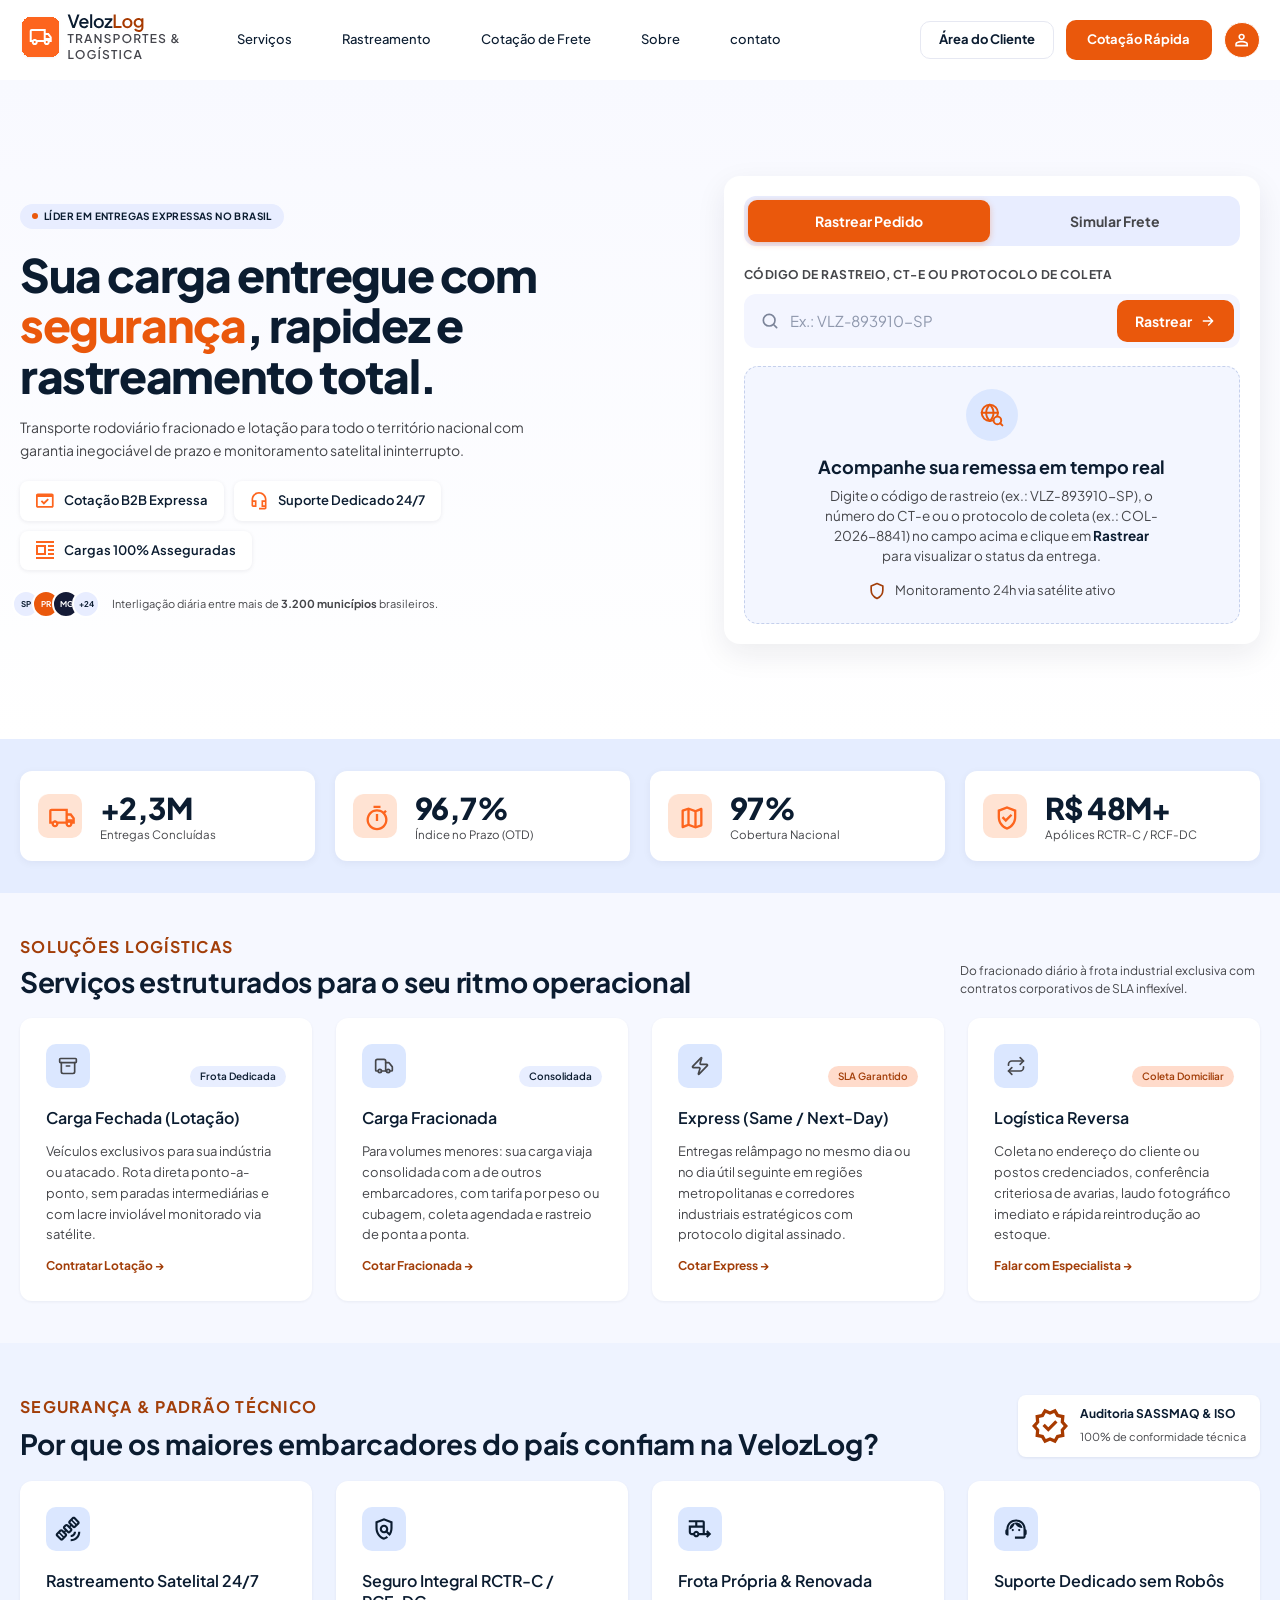
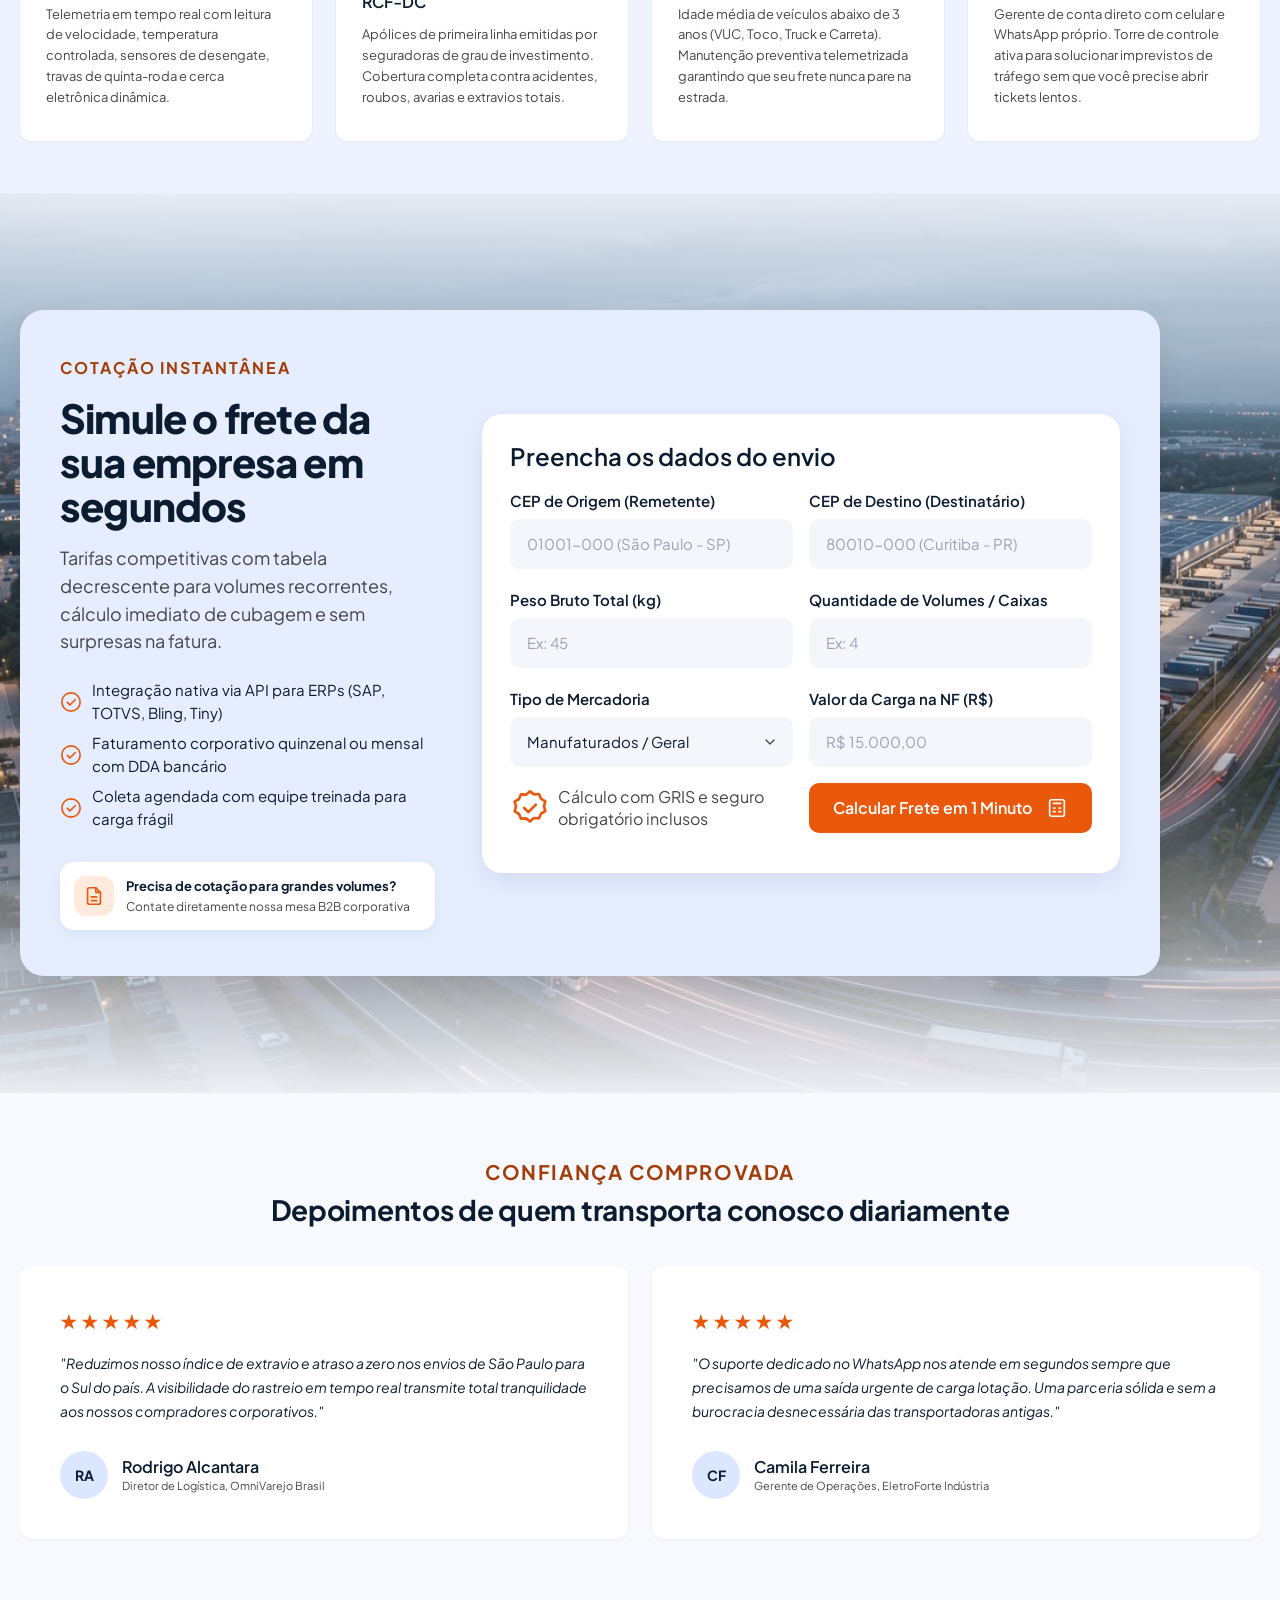
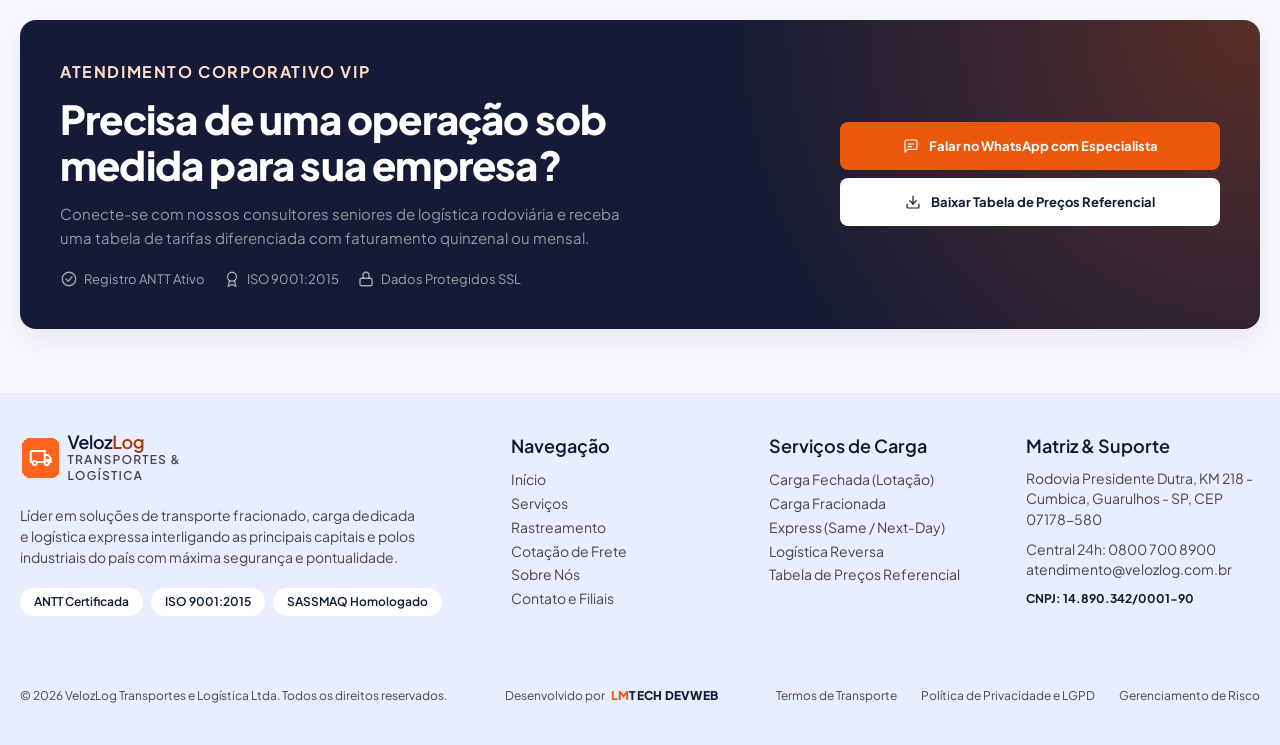
<file: index.html>
<!DOCTYPE html>
<html lang="pt-BR">

<head>
  <meta charset="UTF-8">
  <meta name="viewport" content="width=device-width, initial-scale=1.0">
  <title>VelozLog</title>
  <link rel="preconnect" href="https://fonts.googleapis.com">
  <link rel="preconnect" href="https://fonts.gstatic.com" crossorigin>
  <link href="https://fonts.googleapis.com/css2?family=Plus+Jakarta+Sans:wght@500;600;700;800&display=swap" rel="stylesheet">
  <link rel="icon" href="/img/icon.svg" type="image/svg+xml">
  <link rel="stylesheet" href="/css/style.css">
  <script src="/js/manifestos.js" defer></script>
  <script src="/js/script.js" defer></script>
  <script src="/js/cotacao-form.js"></script>
  <script src="/js/precos.js" defer></script>
  <script src="/js/tabela-precos.js" defer></script>
  <script src="/js/whatsapp.js" defer></script>
  <script src="/js/depoimentos.js" defer></script>
</head>

<body>
  <!-- NAV (partials/nav.tpl) -->
  <div class="primeira-tela">
    <div data-include="nav"></div>
    <!--COMEÇO DA HERO-->
    <main>
      <section id="inicio" class="hero">
        <div class="hero-texto">
          <p class="selo">Líder em entregas expressas no Brasil</p>
          <h1>Sua carga entregue com <span>segurança</span>, rapidez e rastreamento total.</h1>
          <p>Transporte rodoviário fracionado e lotação para todo o território nacional com garantia inegociável de prazo e monitoramento satelital ininterrupto.</p>
          <ul class="hero-selos">
            <li><img src="/img/ic-cotacao.svg" alt="">Cotação B2B Expressa</li>
            <li><img src="/img/ic-suporte.svg" alt="">Suporte Dedicado 24/7</li>
            <li><img src="/img/ic-carga.svg" alt="">Cargas 100% Asseguradas</li>
          </ul>
          <div class="hero-rodape">
            <ul class="avatares" aria-hidden="true">
              <li>SP</li>
              <li>PR</li>
              <li>MG</li>
              <li>+24</li>
            </ul>
            <p class="hero-cobertura">Interligação diária entre mais de <strong>3.200 municípios</strong> brasileiros.</p>
          </div>
        </div>

        <!-- CARD: RASTREAR PEDIDO / SIMULAR FRETE -->
        <div id="rastreamento" class="card-rastreio">
          <!-- ABAS -->
          <div class="abas" role="tablist" aria-label="Rastrear pedido ou simular frete" data-ativa="rastrear">
            <button type="button" role="tab" id="aba-rastrear" data-aba="rastrear" aria-controls="painel-rastrear" aria-selected="true">Rastrear Pedido</button>
            <button type="button" role="tab" id="aba-simular" data-aba="simular" aria-controls="painel-simular" aria-selected="false" tabindex="-1">Simular Frete</button>
          </div>

          <div class="paineis">
            <!-- PAINEL: RASTREAR -->
            <section class="painel ativo" id="painel-rastrear" role="tabpanel" aria-labelledby="aba-rastrear">
              <form class="rastreio-form" novalidate>
                <label for="codigo">Código de rastreio, CT-e ou protocolo de coleta</label>
                <div class="campo-busca">
                  <svg viewBox="0 0 24 24" aria-hidden="true">
                    <circle cx="11" cy="11" r="7"></circle>
                    <path d="m20 20-3.5-3.5"></path>
                  </svg>
                  <input id="codigo" type="text" placeholder="Ex.: VLZ-893910-SP" autocomplete="off">
                  <button type="submit" class="btn-rastrear">
                    <span>Rastrear</span>
                    <svg viewBox="0 0 24 24" aria-hidden="true">
                      <path d="M5 12h14M13 6l6 6-6 6"></path>
                    </svg>
                  </button>
                </div>
              </form>

              <div class="estados" aria-live="polite">
                <!-- estado 1: vazio -->
                <div class="estado estado-vazio ativo">
                  <span class="vazio-icone" aria-hidden="true">
                    <svg viewBox="0 0 24 24">
                      <circle cx="10" cy="10" r="7.5"></circle>
                      <path d="M2.5 10h15M10 2.5c2.2 2 3.4 4.6 3.4 7.5s-1.2 5.5-3.4 7.5C7.8 15.5 6.6 12.9 6.6 10S7.8 4.5 10 2.5z"></path>
                      <circle class="lupa" cx="17" cy="17" r="3.5"></circle>
                      <path d="m19.6 19.6 2 2"></path>
                    </svg>
                  </span>
                  <h3>Acompanhe sua remessa em tempo real</h3>
                  <p data-vazio-texto>Digite o código de rastreio (ex.: VLZ-893910-SP), o número do CT-e ou o protocolo de coleta (ex.: COL-2026-8841) no campo acima e clique em <strong>Rastrear</strong> para visualizar o status da entrega.</p>
                  <div class="vazio-nota">
                    <svg viewBox="0 0 24 24" aria-hidden="true">
                      <path d="M12 3l7 3v5c0 4.5-3 8-7 10-4-2-7-5.5-7-10V6z"></path>
                    </svg>
                    Monitoramento 24h via satélite ativo
                  </div>
                </div>

                <!-- estado 2: resultado -->
                <article class="estado estado-resultado" inert>
                  <header class="surge" style="--i:0">
                    <h2 id="codigo-exibido">VLZ-893910-SP</h2>
                    <span class="status"><svg viewBox="0 0 24 24" aria-hidden="true">
                        <path d="M14 18V6a2 2 0 0 0-2-2H4a2 2 0 0 0-2 2v11a1 1 0 0 0 1 1h2"></path>
                        <path d="M15 18H9"></path>
                        <path d="M19 18h2a1 1 0 0 0 1-1v-3.65a1 1 0 0 0-.22-.624l-3.48-4.35A1 1 0 0 0 17.52 8H14"></path>
                        <circle cx="17" cy="18" r="2"></circle>
                        <circle cx="7" cy="18" r="2"></circle>
                      </svg><span id="home-status">Em Trânsito</span></span>
                    <span class="segurada">Carga Segurada</span>
                  </header>

                  <div class="trajeto surge" style="--i:1">
                    <p><small>Origem</small><span id="home-origem">São Paulo (HUB-01)</span></p>
                    <div>
                      <!-- sempre numa linha: "Prazo: …" ou, se entregue, só a data e a hora da entrega -->
                      <p class="prazo" id="home-prazo-linha"><span id="home-prazo-rotulo">Prazo: </span><span id="home-prazo">Hoje até 18:30</span></p>
                      <div class="barra" role="progressbar" aria-label="Progresso do trajeto" aria-valuemin="0" aria-valuemax="100" aria-valuenow="0">
                        <span class="barra-preenchimento"></span>
                      </div>
                      <p id="porcentagem">0% concluído</p>
                    </div>
                    <p><small>Destino</small><span id="home-destino">Curitiba (PR)</span></p>
                  </div>

                  <footer class="surge" style="--i:2">
                    <p><svg viewBox="0 0 24 24" aria-hidden="true">
                        <circle cx="12" cy="12" r="2"></circle>
                        <path d="M16.2 7.8a6 6 0 0 1 0 8.4"></path>
                        <path d="M19.1 4.9a10 10 0 0 1 0 14.2"></path>
                        <path d="M7.8 16.2a6 6 0 0 1 0-8.4"></path>
                        <path d="M4.9 19.1a10 10 0 0 1 0-14.2"></path>
                      </svg><span class="telemetria-texto" id="home-telemetria" title="Telemetria em tempo real • BR-116 KM 84">Telemetria em tempo real • <span id="home-local">BR-116 KM 84</span></span></p>
                    <a href="/rastreio.html?codigo=VLZ-893910-SP" id="home-detalhes">Ver Detalhes<svg viewBox="0 0 24 24" aria-hidden="true">
                        <path d="m9 6 6 6-6 6"></path>
                      </svg></a>
                  </footer>
                </article>
              </div>
            </section>

            <!-- PAINEL: SIMULAR FRETE -->
            <section class="painel" id="painel-simular" role="tabpanel" aria-labelledby="aba-simular" aria-hidden="true" inert>
              <form class="simular-form" novalidate>
                <div class="simular-grade">
                  <div class="simular-campo">
                    <label for="sim-origem">CEP Origem</label>
                    <input id="sim-origem" type="text" placeholder="01001-000" inputmode="numeric" maxlength="9" data-mascara="cep">
                  </div>
                  <div class="simular-campo">
                    <label for="sim-destino">CEP Destino</label>
                    <input id="sim-destino" type="text" placeholder="80010-000" inputmode="numeric" maxlength="9" data-mascara="cep">
                  </div>
                  <div class="simular-campo">
                    <label for="sim-peso">Peso Aprox. (Kg)</label>
                    <input id="sim-peso" type="text" placeholder="25" inputmode="decimal">
                  </div>
                  <div class="simular-campo">
                    <label for="sim-volumes">Volumes (Qtd)</label>
                    <input id="sim-volumes" type="text" placeholder="2" inputmode="numeric">
                  </div>
                </div>
                <button type="submit" class="btn-simular">
                  Calcular Cotação Instantânea
                  <svg viewBox="0 0 24 24" aria-hidden="true">
                    <path d="M4 14a1 1 0 0 1-.78-1.63l9.9-10.2a.5.5 0 0 1 .86.46l-1.92 6.02A1 1 0 0 0 13 10h7a1 1 0 0 1 .78 1.63l-9.9 10.2a.5.5 0 0 1-.86-.46l1.92-6.02A1 1 0 0 0 11 14z"></path>
                  </svg>
                </button>
              </form>
            </section>
          </div>
        </div>
      </section>
      <!--INDICADORES-->
      <section class="indicadores" aria-label="Números da VelozLog">
        <ul>
          <li>
            <span class="icone" aria-hidden="true"><img src="/img/ic-caminhao.svg" alt=""></span>
            <div><strong class="contador" data-valor="2.4" data-tipo="milhao">+2,4M</strong>Entregas Concluídas</div>
          </li>
          <li>
            <span class="icone" aria-hidden="true"><img src="/img/ic-timer.svg" alt=""></span>
            <div><strong class="contador" data-valor="99.4" data-tipo="porcentagem">99,4%</strong>Índice no Prazo (OTD)</div>
          </li>
          <li>
            <span class="icone" aria-hidden="true"><img src="/img/ic-mapa.svg" alt=""></span>
            <div><strong class="contador" data-valor="100" data-tipo="porcentagem">100%</strong>Cobertura Nacional</div>
          </li>
          <li>
            <span class="icone" aria-hidden="true"><img src="/img/ic-escudo-ok.svg" alt=""></span>
            <div><strong class="contador" data-valor="50" data-tipo="milhoes">R$ 50M+</strong>Apólices RCTR-C / RCF-DC</div>
          </li>
        </ul>
      </section>
    </main>
  </div>

  <div class="segunda-tela">
    <!--SOLUÇÕES LOGÍSTICAS: grade de 4 cards-->
    <section id="servicos" class="servicos">
      <header class="secao-cabecalho">
        <div>
          <p class="eyebrow">Soluções logísticas</p>
          <h2>Serviços estruturados para o seu ritmo operacional</h2>
        </div>
        <p>Do fracionado diário à frota industrial exclusiva com contratos corporativos de SLA inflexível.</p>
      </header>

      <div class="grade-4">
        <article class="card">
          <div class="card-topo">
            <span class="icone" aria-hidden="true">
              <svg viewBox="0 0 24 24">
                <rect width="20" height="5" x="2" y="3" rx="1" />
                <path d="M4 8v11a2 2 0 0 0 2 2h12a2 2 0 0 0 2-2V8" />
                <path d="M10 12h4" />
              </svg>
            </span>
            <span class="tag">Frota Dedicada</span>
          </div>
          <h3>Carga Fechada (Lotação)</h3>
          <p>Veículos exclusivos para sua indústria ou atacado. Rota direta ponto-a-ponto, sem paradas intermediárias e com lacre inviolável monitorado via satélite.</p>
          <a href="#cotacao">Contratar Lotação</a>
        </article>
        <article class="card">
          <div class="card-topo">
            <span class="icone" aria-hidden="true">
              <svg viewBox="0 0 24 24">
                <path d="M14 18V6a2 2 0 0 0-2-2H4a2 2 0 0 0-2 2v11a1 1 0 0 0 1 1h2" />
                <path d="M15 18H9" />
                <path d="M19 18h2a1 1 0 0 0 1-1v-3.65a1 1 0 0 0-.22-.624l-3.48-4.35A1 1 0 0 0 17.52 8H14" />
                <circle cx="17" cy="18" r="2" />
                <circle cx="7" cy="18" r="2" />
              </svg>
            </span>
            <span class="tag">Consolidada</span>
          </div>
          <h3>Carga Fracionada</h3>
          <p>Para volumes menores: sua carga viaja consolidada com a de outros embarcadores, com tarifa por peso ou cubagem, coleta agendada e rastreio de ponta a ponta.</p>
          <a href="#cotacao">Cotar Fracionada</a>
        </article>
        <article class="card">
          <div class="card-topo">
            <span class="icone" aria-hidden="true">
              <svg viewBox="0 0 24 24">
                <path d="M4 14a1 1 0 0 1-.78-1.63l9.9-10.2a.5.5 0 0 1 .86.46l-1.92 6.02A1 1 0 0 0 13 10h7a1 1 0 0 1 .78 1.63l-9.9 10.2a.5.5 0 0 1-.86-.46l1.92-6.02A1 1 0 0 0 11 14z" />
              </svg>
            </span>
            <span class="tag tag-destaque">SLA Garantido</span>
          </div>
          <h3>Express (Same / Next-Day)</h3>
          <p>Entregas relâmpago no mesmo dia ou no dia útil seguinte em regiões metropolitanas e corredores industriais estratégicos com protocolo digital assinado.</p>
          <a href="#cotacao">Cotar Express</a>
        </article>
        <article class="card">
          <div class="card-topo">
            <span class="icone" aria-hidden="true">
              <svg viewBox="0 0 24 24">
                <path d="m17 2 4 4-4 4" />
                <path d="M3 11v-1a4 4 0 0 1 4-4h14" />
                <path d="m7 22-4-4 4-4" />
                <path d="M21 13v1a4 4 0 0 1-4 4H3" />
              </svg>
            </span>
            <span class="tag tag-destaque">Coleta Domiciliar</span>
          </div>
          <h3>Logística Reversa</h3>
          <p>Coleta no endereço do cliente ou postos credenciados, conferência criteriosa de avarias, laudo fotográfico imediato e rápida reintrodução ao estoque.</p>
          <a href="#contato">Falar com Especialista</a>
        </article>
      </div>
    </section>
    <!--SEGURANÇA & PADRÃO TÉCNICO: grade de 4 cards-->
    <section id="seguranca" class="seguranca">
      <div class="seguranca-container">
        <header class="seguranca-header">
          <div class="seguranca-titulo">
            <span class="seguranca-rotulo">Segurança &amp; Padrão Técnico</span>
            <h2>Por que os maiores embarcadores do país confiam na VelozLog?</h2>
          </div>

          <div class="seguranca-selo">
            <img src="/img/ic.selo.svg" alt="" width="36" height="36">
            <div>
              <strong>Auditoria SASSMAQ &amp; ISO</strong>
              <span>100% de conformidade técnica</span>
            </div>
          </div>
        </header>

        <div class="seguranca-grade">
          <article class="seguranca-card">
            <div class="seguranca-icone">
              <span class="icone-mask" style="--icone: url('/img/ic.satelite.svg')"></span>
            </div>
            <h3>Rastreamento Satelital 24/7</h3>
            <p>Telemetria em tempo real com leitura de velocidade, temperatura controlada, sensores de desengate, travas de quinta-roda e cerca eletrônica dinâmica.</p>
          </article>

          <article class="seguranca-card">
            <div class="seguranca-icone">
              <span class="icone-mask" style="--icone: url('/img/ic.seguro.svg')"></span>
            </div>
            <h3>Seguro Integral RCTR-C / RCF&#8209;DC</h3>
            <p>Apólices de primeira linha emitidas por seguradoras de grau de investimento. Cobertura completa contra acidentes, roubos, avarias e extravios totais.</p>
          </article>

          <article class="seguranca-card">
            <div class="seguranca-icone">
              <span class="icone-mask" style="--icone: url('/img/ic-caminhao-v2.svg')"></span>
            </div>
            <h3>Frota Própria &amp; Renovada</h3>
            <p>Idade média de veículos abaixo de 3 anos (VUC, Toco, Truck e Carreta). Manutenção preventiva telemetrizada garantindo que seu frete nunca pare na estrada.</p>
          </article>

          <article class="seguranca-card">
            <div class="seguranca-icone">
              <span class="icone-mask" style="--icone: url('/img/ic-atendente.svg')"></span>
            </div>
            <h3>Suporte Dedicado sem Robôs</h3>
            <p>Gerente de conta direto com celular e WhatsApp próprio. Torre de controle ativa para solucionar imprevistos de tráfego sem que você precise abrir tickets lentos.</p>
          </article>
        </div>
      </div>
    </section>
  </div>
  <!--COTAÇÃO: texto à esquerda, formulário à direita-->
  <section class="cotacao" id="cotacao">
    <div class="cotacao-container">

      <!-- Coluna esquerda -->
      <div class="cotacao-info">
        <span class="cotacao-eyebrow">Cotação Instantânea</span>
        <h2 class="cotacao-titulo">Simule o frete da sua empresa em segundos</h2>
        <p class="cotacao-texto">
          Tarifas competitivas com tabela decrescente para volumes recorrentes,
          cálculo imediato de cubagem e sem surpresas na fatura.
        </p>

        <ul class="cotacao-lista">
          <li>
            <svg class="cotacao-icone" viewBox="0 0 24 24" aria-hidden="true">
              <circle cx="12" cy="12" r="10"></circle>
              <path d="M8 12.5l2.8 2.8L16.5 9.5"></path>
            </svg>
            Integração nativa via API para ERPs (SAP, TOTVS, Bling, Tiny)
          </li>
          <li>
            <svg class="cotacao-icone" viewBox="0 0 24 24" aria-hidden="true">
              <circle cx="12" cy="12" r="10"></circle>
              <path d="M8 12.5l2.8 2.8L16.5 9.5"></path>
            </svg>
            Faturamento corporativo quinzenal ou mensal com DDA bancário
          </li>
          <li>
            <svg class="cotacao-icone" viewBox="0 0 24 24" aria-hidden="true">
              <circle cx="12" cy="12" r="10"></circle>
              <path d="M8 12.5l2.8 2.8L16.5 9.5"></path>
            </svg>
            Coleta agendada com equipe treinada para carga frágil
          </li>
        </ul>

        <a class="cotacao-b2b" href="#contato">
          <span class="cotacao-b2b-icone">
            <svg viewBox="0 0 24 24" aria-hidden="true">
              <path d="M14 3H7a2 2 0 0 0-2 2v14a2 2 0 0 0 2 2h10a2 2 0 0 0 2-2V8z"></path>
              <path d="M14 3v5h5"></path>
              <path d="M9 13h6M9 17h6"></path>
            </svg>
          </span>
          <span class="cotacao-b2b-texto">
            <strong>Precisa de cotação para grandes volumes?</strong>
            <small>Contate diretamente nossa mesa B2B corporativa</small>
          </span>
        </a>
      </div>

      <!-- Coluna direita: formulário -->
      <form class="cotacao-form" action="#" method="post">
        <h3 class="cotacao-form-titulo">Preencha os dados do envio</h3>

        <div class="cotacao-grade">
          <div class="cotacao-campo">
            <label for="cep-origem">CEP de Origem (Remetente)</label>
            <input type="text" name="cep-origem" id="cep-origem" placeholder="01001-000 (São Paulo - SP)" inputmode="numeric" maxlength="9">
          </div>

          <div class="cotacao-campo">
            <label for="cep-destino">CEP de Destino (Destinatário)</label>
            <input type="text" name="cep-destino" id="cep-destino" placeholder="80010-000 (Curitiba - PR)" inputmode="numeric" maxlength="9">
          </div>

          <div class="cotacao-campo">
            <label for="peso">Peso Bruto Total (kg)</label>
            <input type="number" id="peso" name="peso" placeholder="Ex: 45" min="0" step="0.01">
          </div>

          <div class="cotacao-campo">
            <label for="volumes">Quantidade de Volumes / Caixas</label>
            <input type="number" id="volumes" name="volumes" placeholder="Ex: 4" min="1" step="1">
          </div>

          <div class="cotacao-campo">
            <label for="mercadoria">Tipo de Mercadoria</label>
            <select name="mercadoria" id="mercadoria">
              <!-- mesma lista da página de cotação (frete.html), para o tipo não mudar no caminho -->
              <option value="manufaturados">Manufaturados / Geral</option>
              <option value="eletronicos">Eletroeletrônicos</option>
              <option value="alimentos">Alimentos não perecíveis</option>
              <option value="medicamentos">Medicamentos e saúde</option>
              <option value="vestuario">Vestuário e têxteis</option>
              <option value="autopecas">Autopeças</option>
            </select>
          </div>

          <div class="cotacao-campo">
            <label for="valor-nf">Valor da Carga na NF (R$)</label>
            <input type="text" id="valor-nf" name="valor-nf" placeholder="R$ 15.000,00" inputmode="decimal">
          </div>
        </div>

        <div class="cotacao-rodape">
          <p class="cotacao-nota">
            <svg viewBox="0 0 24 24" aria-hidden="true">
              <path d="M12 2l2.4 1.8 3-.2 1.2 2.8 2.6 1.6-.8 2.9.8 2.9-2.6 1.6-1.2 2.8-3-.2L12 20l-2.4-1.8-3 .2-1.2-2.8L2.8 14l.8-2.9-.8-2.9 2.6-1.6 1.2-2.8 3 .2z"></path>
              <path d="M8.5 12l2.5 2.5 4.5-4.5"></path>
            </svg>
            Cálculo com GRIS e seguro obrigatório inclusos
          </p>

          <button type="submit" class="cotacao-botao">
            Calcular Frete em 1 Minuto
            <svg viewBox="0 0 24 24" aria-hidden="true">
              <rect x="4" y="3" width="16" height="18" rx="2"></rect>
              <path d="M8 7h8M8 12h2M14 12h2M8 16h2M14 16h2"></path>
            </svg>
          </button>
        </div>
      </form>

    </div>
  </section>

  <div class="terceira-tela">
    <!-- DEPOIMENTOS -->
    <section class="depoimentos" aria-labelledby="depoimentos-titulo">
      <header class="depoimentos-cabecalho">
        <span class="depoimentos-eyebrow">Confiança comprovada</span>
        <h2 id="depoimentos-titulo" class="depoimentos-titulo">
          Depoimentos de quem transporta conosco diariamente
        </h2>
      </header>

      <!-- CARROSSEL (/js/depoimentos.js). Para incluir um depoimento, copie um <figure> inteiro. -->
      <div class="depoimentos-carrossel" aria-roledescription="carrossel" aria-label="Depoimentos de clientes">
        <div class="depoimentos-janela">
          <div class="depoimentos-trilho">

            <figure class="depoimento-card">
              <div class="depoimento-estrelas" role="img" aria-label="5 de 5 estrelas">★★★★★</div>
              <blockquote class="depoimento-texto">
                "Reduzimos nosso índice de extravio e atraso a zero nos envios de São Paulo para o Sul do país. A visibilidade do rastreio em tempo real transmite total tranquilidade aos nossos compradores corporativos."
              </blockquote>
              <figcaption class="depoimento-autor">
                <span class="depoimento-avatar" aria-hidden="true">RA</span>
                <div>
                  <strong>Rodrigo Alcantara</strong>
                  <small>Diretor de Logística, OmniVarejo Brasil</small>
                </div>
              </figcaption>
            </figure>

            <figure class="depoimento-card">
              <div class="depoimento-estrelas" role="img" aria-label="5 de 5 estrelas">★★★★★</div>
              <blockquote class="depoimento-texto">
                "O suporte dedicado no WhatsApp nos atende em segundos sempre que precisamos de uma saída urgente de carga lotação. Uma parceria sólida e sem a burocracia desnecessária das transportadoras antigas."
              </blockquote>
              <figcaption class="depoimento-autor">
                <span class="depoimento-avatar" aria-hidden="true">CF</span>
                <div>
                  <strong>Camila Ferreira</strong>
                  <small>Gerente de Operações, EletroForte Indústria</small>
                </div>
              </figcaption>
            </figure>

            <figure class="depoimento-card">
              <div class="depoimento-estrelas" role="img" aria-label="5 de 5 estrelas">★★★★★</div>
              <blockquote class="depoimento-texto">
                "Migramos toda a distribuição farmacêutica do Sudeste para a VelozLog. O controle de temperatura e os laudos por viagem chegam junto com o canhoto digital, o que simplificou nossas auditorias da ANVISA."
              </blockquote>
              <figcaption class="depoimento-autor">
                <span class="depoimento-avatar" aria-hidden="true">MS</span>
                <div>
                  <strong>Marina Saldanha</strong>
                  <small>Head de Supply Chain, VitaPharma Distribuidora</small>
                </div>
              </figcaption>
            </figure>

            <figure class="depoimento-card">
              <div class="depoimento-estrelas" role="img" aria-label="5 de 5 estrelas">★★★★★</div>
              <blockquote class="depoimento-texto">
                "A integração via API com o nosso ERP eliminou a digitação de notas e o retrabalho de cotação. Hoje emitimos mais de 400 CT-e por dia sem precisar abrir um chamado sequer."
              </blockquote>
              <figcaption class="depoimento-autor">
                <span class="depoimento-avatar" aria-hidden="true">LM</span>
                <div>
                  <strong>Lucas Moretti</strong>
                  <small>Coordenador de TI, Moretti Autopeças</small>
                </div>
              </figcaption>
            </figure>

            <figure class="depoimento-card">
              <div class="depoimento-estrelas" role="img" aria-label="5 de 5 estrelas">★★★★★</div>
              <blockquote class="depoimento-texto">
                "Na Black Friday triplicamos o volume e não tivemos um único atraso nas capitais. O time de cross-docking trabalhou junto com o nosso CD como se fosse uma extensão da empresa."
              </blockquote>
              <figcaption class="depoimento-autor">
                <span class="depoimento-avatar" aria-hidden="true">BN</span>
                <div>
                  <strong>Beatriz Nogueira</strong>
                  <small>Gerente de E-commerce, Casa &amp; Estilo Online</small>
                </div>
              </figcaption>
            </figure>

            <figure class="depoimento-card">
              <div class="depoimento-estrelas" role="img" aria-label="5 de 5 estrelas">★★★★★</div>
              <blockquote class="depoimento-texto">
                "Transportar insumos químicos exige rigor, e a homologação SASSMAQ da VelozLog fez diferença. Motoristas treinados, documentação impecável e zero ocorrências em dois anos de contrato."
              </blockquote>
              <figcaption class="depoimento-autor">
                <span class="depoimento-avatar" aria-hidden="true">PT</span>
                <div>
                  <strong>Paulo Tavares</strong>
                  <small>Gerente de EHS, QuimiSul Insumos</small>
                </div>
              </figcaption>
            </figure>

            <figure class="depoimento-card">
              <div class="depoimento-estrelas" role="img" aria-label="5 de 5 estrelas">★★★★★</div>
              <blockquote class="depoimento-texto">
                "O faturamento quinzenal e a tabela progressiva reduziram nosso custo de frete em 18% já no primeiro trimestre. Previsibilidade de custo é tudo para quem trabalha com margem apertada."
              </blockquote>
              <figcaption class="depoimento-autor">
                <span class="depoimento-avatar" aria-hidden="true">JR</span>
                <div>
                  <strong>Juliana Rezende</strong>
                  <small>Diretora Financeira, Grupo Atacadão Serrano</small>
                </div>
              </figcaption>
            </figure>

            <figure class="depoimento-card">
              <div class="depoimento-estrelas" role="img" aria-label="5 de 5 estrelas">★★★★★</div>
              <blockquote class="depoimento-texto">
                "Precisávamos de um veículo dedicado de Curitiba a Recife em menos de 72 horas. A VelozLog confirmou a coleta no mesmo dia e entregou com 6 horas de antecedência."
              </blockquote>
              <figcaption class="depoimento-autor">
                <span class="depoimento-avatar" aria-hidden="true">AF</span>
                <div>
                  <strong>André Figueiredo</strong>
                  <small>Gerente de Logística, Metalúrgica Paraná Aços</small>
                </div>
              </figcaption>
            </figure>

          </div>
        </div>
      </div>
    </section>

    <!-- CONTATO (CTA) -->
    <section id="contato" class="contato">
      <div class="contato-container">
        <div class="contato-info">
          <span class="contato-eyebrow">Atendimento corporativo VIP</span>
          <h2 class="contato-titulo">Precisa de uma operação sob medida para sua empresa?</h2>
          <p class="contato-texto">
            Conecte-se com nossos consultores seniores de logística rodoviária e receba uma tabela de tarifas diferenciada com faturamento quinzenal ou mensal.
          </p>
          <ul class="contato-selos">
            <li>
              <svg viewBox="0 0 24 24" aria-hidden="true">
                <circle cx="12" cy="12" r="9" />
                <path d="M8 12l3 3 5-6" />
              </svg>
              Registro ANTT Ativo
            </li>
            <li>
              <svg viewBox="0 0 24 24" aria-hidden="true">
                <circle cx="12" cy="9" r="6" />
                <path d="M8.5 14.5L7 22l5-3 5 3-1.5-7.5" />
              </svg>
              ISO 9001:2015
            </li>
            <li>
              <svg viewBox="0 0 24 24" aria-hidden="true">
                <rect x="4" y="11" width="16" height="10" rx="2" />
                <path d="M8 11V7a4 4 0 0 1 8 0v4" />
              </svg>
              Dados Protegidos SSL
            </li>
          </ul>
        </div>

        <div class="contato-acoes">
          <a href="#" class="contato-botao" data-whatsapp>
            <svg viewBox="0 0 24 24" aria-hidden="true">
              <path d="M21 15a2 2 0 0 1-2 2H7l-4 4V5a2 2 0 0 1 2-2h14a2 2 0 0 1 2 2z" />
              <path d="M8 9h8M8 13h5" />
            </svg>
            Falar no WhatsApp com Especialista
          </a>
          <a href="/tabela-precos.html" class="contato-botao contato-botao-claro" data-tabela-pdf>
            <svg viewBox="0 0 24 24" aria-hidden="true">
              <path d="M21 15v4a2 2 0 0 1-2 2H5a2 2 0 0 1-2-2v-4" />
              <path d="M7 10l5 5 5-5" />
              <path d="M12 15V3" />
            </svg>
            <span data-rotulo>Baixar Tabela de Preços Referencial</span>
          </a>
        </div>
      </div>
    </section>
  </div>
  <!-- RODAPÉ (partials/footer.tpl) -->
  <div data-include="footer"></div>

  <script src="/js/layout.js"></script>
</body>

</html>
</file>
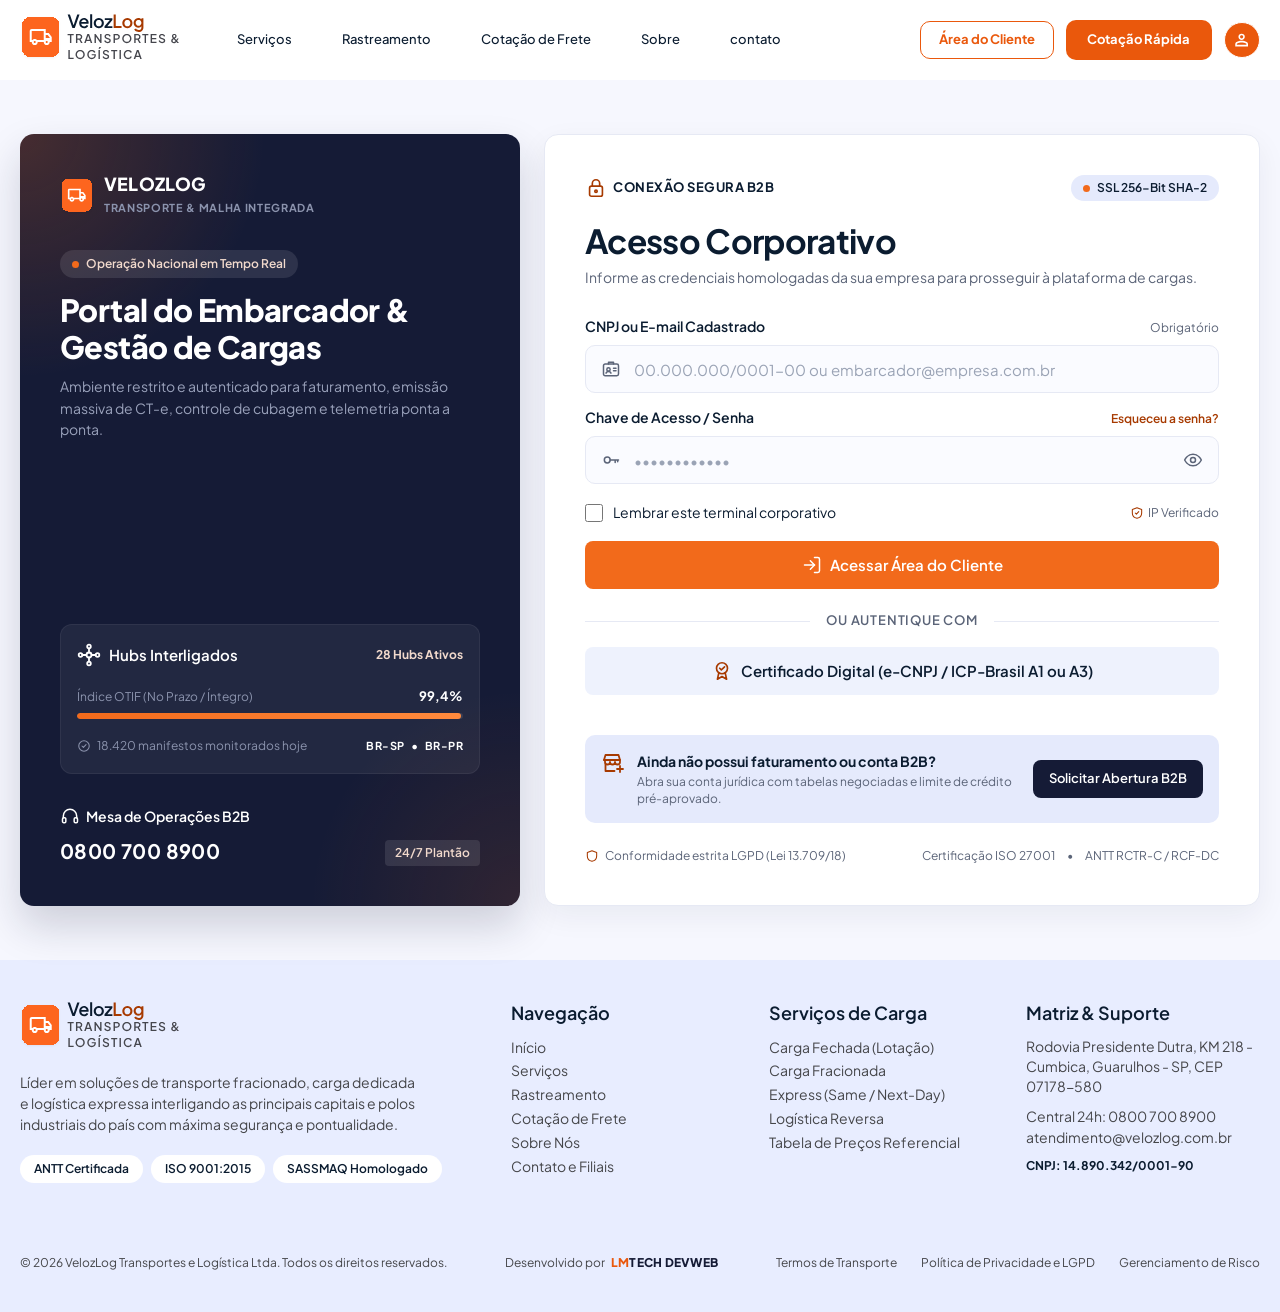
<file: login.html>
<!DOCTYPE html>
<html lang="pt-BR">

<head>
  <meta charset="UTF-8">
  <meta name="viewport" content="width=device-width, initial-scale=1.0">
  <title>Área do Cliente | VelozLog</title>
  <!-- Mesma fonte do index -->
  <link rel="preconnect" href="https://fonts.googleapis.com">
  <link rel="preconnect" href="https://fonts.gstatic.com" crossorigin>
  <link href="https://fonts.googleapis.com/css2?family=Plus+Jakarta+Sans:wght@500;600;700;800&display=swap" rel="stylesheet">
  <link rel="icon" href="/img/icon.svg" type="image/svg+xml">
  <!-- Mesmo CSS do index (nav, footer, variáveis) -->
  <link rel="stylesheet" href="/css/style.css">
  <!-- CSS só desta página (prefixo lg-) -->
  <link rel="stylesheet" href="/css/login.css">
</head>

<body>

  <!-- NAV (partials/nav.tpl) -->
  <div data-include="nav"></div>

  <main class="lg-pagina">
    <div class="lg-grade">

      <!-- ===================== PAINEL ESCURO (institucional) ===================== -->
      <aside class="lg-painel" aria-label="Portal do Embarcador">
        <div class="lg-marca">
          <img src="/img/icon.svg" alt="" width="34" height="36">
          <div>
            <strong>VelozLog</strong>
            <span>Transporte &amp; Malha Integrada</span>
          </div>
        </div>

        <div class="lg-painel-texto">
          <span class="lg-selo"><i></i> Operação Nacional em Tempo Real</span>
          <h2>Portal do Embarcador &amp; Gestão de Cargas</h2>
          <p>Ambiente restrito e autenticado para faturamento, emissão massiva de CT-e, controle de cubagem e telemetria ponta a ponta.</p>
        </div>

        <div class="lg-hubs">
          <div class="lg-hubs-topo">
            <span class="lg-hubs-titulo">
              <svg viewBox="0 0 24 24" aria-hidden="true"><circle cx="12" cy="12" r="2.5" /><circle cx="12" cy="3.5" r="1.8" /><circle cx="12" cy="20.5" r="1.8" /><circle cx="3.5" cy="12" r="1.8" /><circle cx="20.5" cy="12" r="1.8" /><path d="M12 5.3v4.2M12 14.5v4.2M5.3 12h4.2M14.5 12h4.2" /></svg>
              Hubs Interligados
            </span>
            <strong>28 Hubs Ativos</strong>
          </div>
          <div class="lg-hubs-indice">
            <span>Índice OTIF (No Prazo / Íntegro)</span>
            <strong>99,4%</strong>
          </div>
          <div class="lg-barra" role="img" aria-label="99,4% das entregas no prazo e íntegras"><i style="--valor: 99.4%"></i></div>
          <div class="lg-hubs-rodape">
            <span>
              <svg viewBox="0 0 24 24" aria-hidden="true"><circle cx="12" cy="12" r="9" /><path d="M8.5 12l2.5 2.5 4.5-5" /></svg>
              18.420 manifestos monitorados hoje
            </span>
            <strong>BR-SP <i>•</i> BR-PR</strong>
          </div>
        </div>

        <div class="lg-suporte">
          <div>
            <span class="lg-suporte-titulo">
              <svg viewBox="0 0 24 24" aria-hidden="true"><path d="M4 14v-2a8 8 0 0 1 16 0v2" /><rect x="3" y="14" width="4" height="6" rx="1.5" /><rect x="17" y="14" width="4" height="6" rx="1.5" /></svg>
              Mesa de Operações B2B
            </span>
            <a class="lg-suporte-fone" href="tel:08007008900">0800 700 8900</a>
          </div>
          <span class="lg-plantao">24/7 Plantão</span>
        </div>
      </aside>

      <!-- ===================== FORMULÁRIO ===================== -->
      <section class="lg-card" aria-labelledby="lg-titulo">
        <div class="lg-card-topo">
          <span class="lg-seguro">
            <svg viewBox="0 0 24 24" aria-hidden="true"><rect x="5" y="10" width="14" height="11" rx="2" /><path d="M8 10V7a4 4 0 0 1 8 0v3" /><circle cx="12" cy="15.5" r="1.3" /></svg>
            Conexão segura B2B
          </span>
          <span class="lg-ssl"><i></i> SSL 256-Bit SHA-2</span>
        </div>

        <h1 id="lg-titulo">Acesso Corporativo</h1>
        <p class="lg-sub">Informe as credenciais homologadas da sua empresa para prosseguir à plataforma de cargas.</p>

        <form class="lg-form" id="lg-form" novalidate>
          <div class="lg-campo">
            <div class="lg-rotulos">
              <label for="lg-usuario">CNPJ ou E-mail Cadastrado</label>
              <span class="lg-obrigatorio">Obrigatório</span>
            </div>
            <div class="lg-input">
              <svg viewBox="0 0 24 24" aria-hidden="true"><rect x="3" y="6" width="18" height="14" rx="2" /><path d="M9 6V4h6v2" /><circle cx="9" cy="12.5" r="2" /><path d="M6 17c.6-1.4 1.7-2 3-2s2.4.6 3 2M15 11h3M15 14h3" /></svg>
              <input id="lg-usuario" name="usuario" type="text" autocomplete="username" spellcheck="false"
                placeholder="00.000.000/0001-00 ou embarcador@empresa.com.br" aria-describedby="lg-erro-usuario">
            </div>
            <small class="lg-erro" id="lg-erro-usuario" role="alert"></small>
          </div>

          <div class="lg-campo">
            <div class="lg-rotulos">
              <label for="lg-senha">Chave de Acesso / Senha</label>
              <a class="lg-esqueci" href="#" data-whatsapp="Olá! Preciso redefinir a senha de acesso à Área do Cliente VelozLog.">Esqueceu a senha?</a>
            </div>
            <div class="lg-input">
              <svg viewBox="0 0 24 24" aria-hidden="true"><circle cx="7.5" cy="12" r="3.5" /><path d="M11 12h10M17 12v3M20 12v2" /></svg>
              <input id="lg-senha" name="senha" type="password" autocomplete="current-password"
                placeholder="••••••••••••" aria-describedby="lg-erro-senha">
              <button type="button" class="lg-olho" id="lg-olho" aria-label="Mostrar senha" aria-pressed="false">
                <svg class="lg-olho-aberto" viewBox="0 0 24 24" aria-hidden="true"><path d="M2 12s3.5-7 10-7 10 7 10 7-3.5 7-10 7S2 12 2 12z" /><circle cx="12" cy="12" r="3" /></svg>
                <svg class="lg-olho-fechado" viewBox="0 0 24 24" aria-hidden="true"><path d="M3 3l18 18" /><path d="M10.6 5.1A10.6 10.6 0 0 1 12 5c6.5 0 10 7 10 7a17 17 0 0 1-3 3.9M6.6 6.6A17.4 17.4 0 0 0 2 12s3.5 7 10 7a10 10 0 0 0 5.4-1.6" /><path d="M9.9 9.9a3 3 0 0 0 4.2 4.2" /></svg>
              </button>
            </div>
            <small class="lg-erro" id="lg-erro-senha" role="alert"></small>
          </div>

          <div class="lg-linha">
            <label class="lg-lembrar">
              <input type="checkbox" id="lg-lembrar" name="lembrar">
              <span>Lembrar este terminal corporativo</span>
            </label>
            <span class="lg-ip">
              <svg viewBox="0 0 24 24" aria-hidden="true"><path d="M12 3l8 3v6c0 4.5-3.4 8.2-8 9-4.6-.8-8-4.5-8-9V6z" /><path d="M9 12l2 2 4-4.5" /></svg>
              IP Verificado
            </span>
          </div>

          <button type="submit" class="lg-botao" id="lg-entrar">
            <svg viewBox="0 0 24 24" aria-hidden="true"><path d="M15 3h4a2 2 0 0 1 2 2v14a2 2 0 0 1-2 2h-4" /><path d="M10 17l5-5-5-5" /><path d="M15 12H3" /></svg>
            <span data-rotulo>Acessar Área do Cliente</span>
          </button>

          <!-- mensagem de retorno (erro / aviso) -->
          <p class="lg-aviso" id="lg-aviso" role="status" hidden></p>
        </form>

        <div class="lg-divisor"><span>Ou autentique com</span></div>

        <button type="button" class="lg-certificado" id="lg-certificado">
          <svg viewBox="0 0 24 24" aria-hidden="true"><circle cx="12" cy="9" r="6" /><path d="M9.5 9l1.8 1.8L14.8 7.5" /><path d="M8.5 14l-1.5 7 5-3 5 3-1.5-7" /></svg>
          Certificado Digital (e-CNPJ / ICP-Brasil A1 ou A3)
        </button>

        <div class="lg-b2b">
          <svg viewBox="0 0 24 24" aria-hidden="true"><path d="M3 9l1.5-5h13L19 9" /><path d="M3 9h16v2a2.5 2.5 0 0 1-5 0 2.5 2.5 0 0 1-5 0 2.5 2.5 0 0 1-5 0V9z" transform="translate(0 0)" /><path d="M4.5 13v7h9" /><path d="M19 15v6M16 18h6" /></svg>
          <div class="lg-b2b-texto">
            <strong>Ainda não possui faturamento ou conta B2B?</strong>
            <small>Abra sua conta jurídica com tabelas negociadas e limite de crédito pré-aprovado.</small>
          </div>
          <a class="lg-b2b-botao" href="#" data-whatsapp="Olá! Quero abrir uma conta corporativa B2B na VelozLog (faturamento, tabela negociada e limite de crédito).">Solicitar Abertura B2B</a>
        </div>

        <footer class="lg-rodape">
          <span class="lg-lgpd">
            <svg viewBox="0 0 24 24" aria-hidden="true"><path d="M12 3l8 3v6c0 4.5-3.4 8.2-8 9-4.6-.8-8-4.5-8-9V6z" /></svg>
            Conformidade estrita LGPD (Lei 13.709/18)
          </span>
          <span>Certificação ISO 27001 <i>•</i> ANTT RCTR-C / RCF-DC</span>
        </footer>
      </section>

    </div>
  </main>

  <!-- FOOTER (partials/footer.tpl) -->
  <div data-include="footer"></div>

  <script src="/js/layout.js"></script>
  <script src="/js/whatsapp.js"></script>
  <script src="/js/login.js"></script>
</body>

</html>
</file>
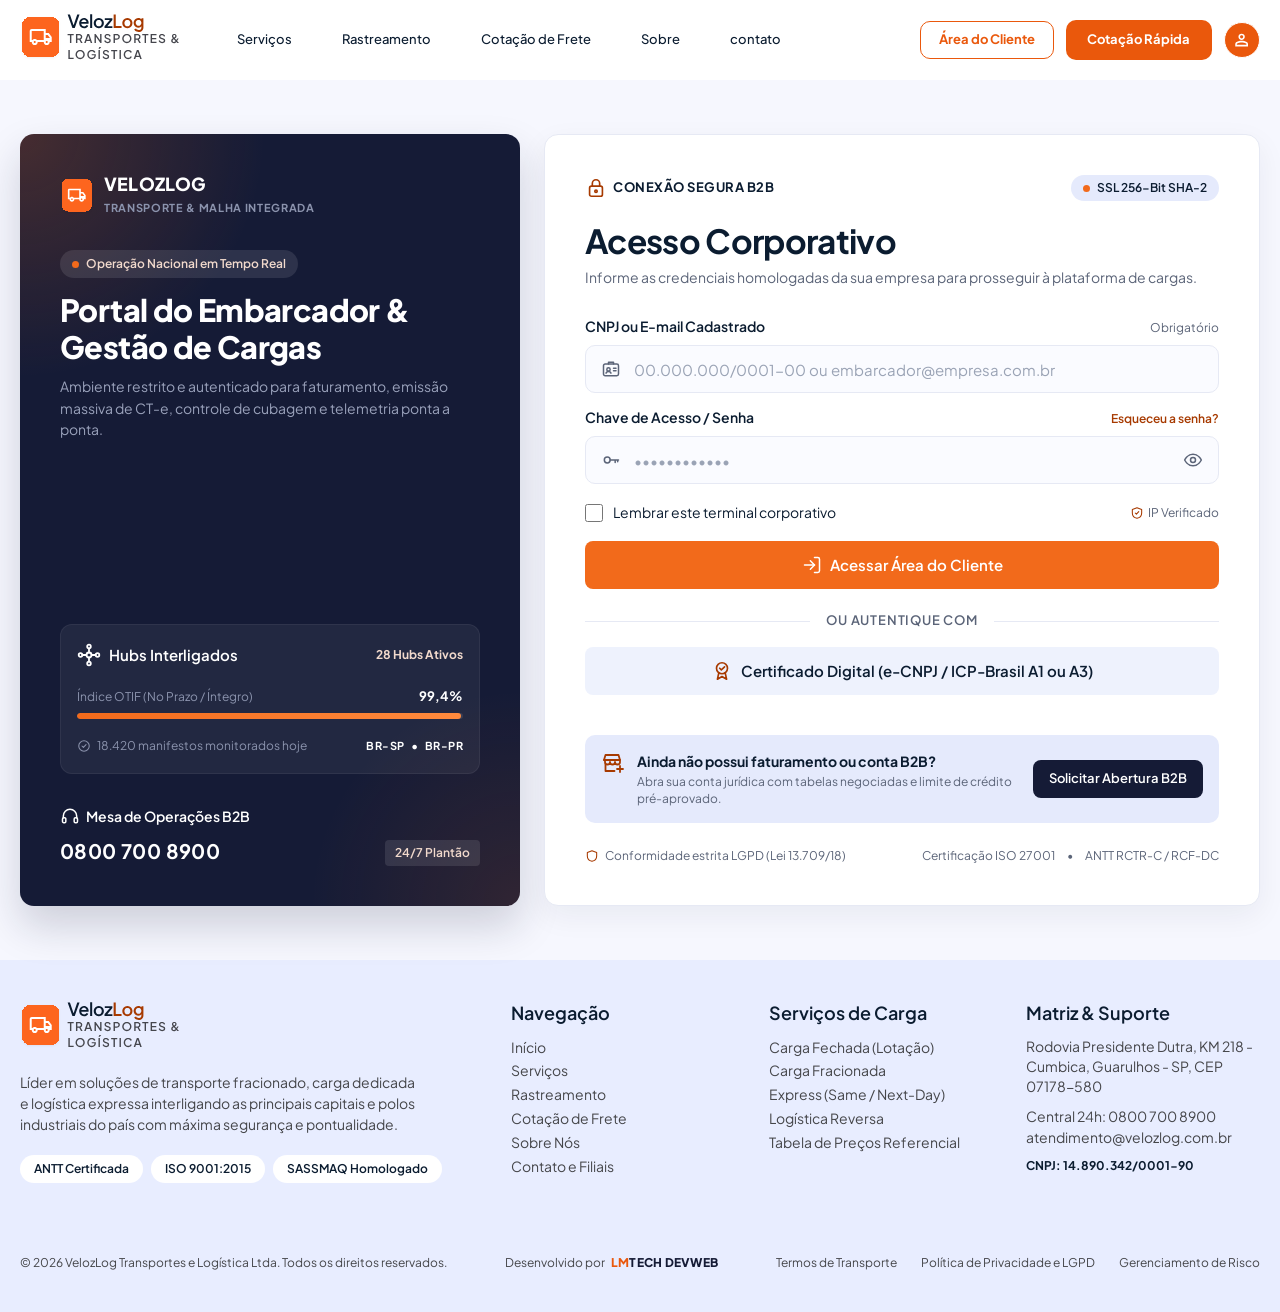
<file: portal-coleta.html>
<!DOCTYPE html>
<html lang="pt-BR">

<head>
  <meta charset="UTF-8">
  <meta name="viewport" content="width=device-width, initial-scale=1.0">
  <title>Solicitar Coleta | Portal B2B VelozLog</title>
  <link rel="preconnect" href="https://fonts.googleapis.com">
  <link rel="preconnect" href="https://fonts.gstatic.com" crossorigin>
  <link href="https://fonts.googleapis.com/css2?family=Plus+Jakarta+Sans:wght@500;600;700;800&display=swap" rel="stylesheet">
  <link rel="icon" href="/img/icon.svg" type="image/svg+xml">
  <link rel="stylesheet" href="/css/style.css">
  <!-- estrutura do portal (menu lateral, topo, cartões) -->
  <link rel="stylesheet" href="/css/portal.css">
  <!-- só desta tela (prefixo cl-) -->
  <link rel="stylesheet" href="/css/coleta.css">
  <!-- sem sessão (não passou pelo login): volta para o login antes de desenhar a página -->
  <script>
    try {
      if (!sessionStorage.getItem("velozlog:sessao")) location.replace("/login.html");
    } catch (e) { /* sem sessionStorage: segue */ }
  </script>
</head>

<body class="pt-corpo">
  <div class="pt-app">

    <!-- MENU LATERAL (partials/portal-lateral.tpl) -->
    <div data-include="portal-lateral"></div>

    <div class="pt-principal">

      <!-- TOPO (partials/portal-topo.tpl) -->
      <div data-include="portal-topo"></div>

      <main class="pt-conteudo">

        <!-- ===== CABEÇALHO ===== -->
        <section class="cl-cabeca">
          <div class="cl-titulo">
            <p class="cl-eyebrow">
              <svg viewBox="0 0 24 24" aria-hidden="true"><path d="M20 12v6a2 2 0 0 1-2 2H6a2 2 0 0 1-2-2V6a2 2 0 0 1 2-2h7" /><path d="M9 11l3 3 9-9" /></svg>
              Portal Logístico Corporativo
            </p>
            <h1>Solicitar Nova Coleta B2B</h1>
            <p>Agende coletas dedicadas ou fracionadas nas plantas da sua empresa ou fornecedores homologados com alocação dinâmica de docas.</p>
          </div>
          <span class="cl-sla">
            <svg viewBox="0 0 24 24" aria-hidden="true"><circle cx="12" cy="13" r="8" /><path d="M12 9v4l2.5 2M9 2h6" /></svg>
            <span>SLA Médio de Alocação: <b>38 min</b></span>
          </span>
        </section>

        <!-- ===== ETAPAS ===== -->
        <nav class="pt-cartao cl-etapas" aria-label="Etapas da solicitação">
          <ol id="cl-etapas">
            <li><button type="button" data-etapa="1" data-ir="cl-secao-1"><span class="cl-etapa-num" aria-hidden="true">1</span><span><small>Etapa 01</small><strong>Endereço &amp; Janela</strong></span></button></li>
            <li><button type="button" data-etapa="2" data-ir="cl-secao-2"><span class="cl-etapa-num" aria-hidden="true">2</span><span><small>Etapa 02</small><strong>Dados da Carga &amp; NFs</strong></span></button></li>
            <li><button type="button" data-etapa="3" data-ir="cl-secao-3"><span class="cl-etapa-num" aria-hidden="true">3</span><span><small>Etapa 03</small><strong>Requisitos Especiais</strong></span></button></li>
            <li><button type="button" data-etapa="4" data-ir="cl-resumo"><span class="cl-etapa-num" aria-hidden="true">4</span><span><small>Etapa 04</small><strong>Confirmação &amp; Protocolo</strong></span></button></li>
          </ol>
        </nav>

        <div class="cl-grade">
          <form class="cl-form" id="cl-form" novalidate>

            <!-- ===== 1. PONTO DE COLETA ===== -->
            <section class="pt-cartao cl-secao" id="cl-secao-1" data-secao="1">
              <header class="cl-secao-topo">
                <span class="cl-secao-icone">
                  <svg viewBox="0 0 24 24" aria-hidden="true"><path d="M12 21s-7-6.2-7-11.5a7 7 0 0 1 14 0C19 14.8 12 21 12 21z" /><circle cx="12" cy="9.5" r="2.5" /></svg>
                </span>
                <div>
                  <h2>1. Ponto de Coleta &amp; Janela Operacional</h2>
                  <p>Origem onde a frota coletora realizará o carregamento</p>
                </div>
                <button type="button" class="cl-link-acao" id="cl-novo-ponto">
                  <svg viewBox="0 0 24 24" aria-hidden="true"><circle cx="12" cy="12" r="9" /><path d="M12 8v8M8 12h8" /></svg>
                  Cadastrar Novo Ponto
                </button>
              </header>

              <div class="cl-campo">
                <label for="cl-planta">Planta / Unidade Homologada</label>
                <div class="cl-caixa cl-caixa-select">
                  <select id="cl-planta" name="planta">
                    <option value="vinhedo">Planta Principal Vinhedo - SP (Rod. Anhanguera, km 74, Galpão A-4)</option>
                    <option value="technopark">Techno Park Campinas - SP (Doca Externa #12)</option>
                    <option value="sumare">Unidade Sumaré - SP (Av. Eng. Antônio Carlos, 1.200, Doca 02)</option>
                    <option value="fornecedor">Fornecedor Homologado Aços Paulista - Jundiaí - SP</option>
                  </select>
                  <svg viewBox="0 0 24 24" aria-hidden="true"><path d="M6 9l6 6 6-6" /></svg>
                </div>
              </div>

              <!-- cadastro rápido de novo ponto (abre no lugar) -->
              <div class="cl-novo-ponto" id="cl-novo-ponto-caixa" hidden>
                <div class="cl-campo">
                  <label for="cl-novo-nome">Nome e endereço do novo ponto</label>
                  <div class="cl-caixa">
                    <input type="text" id="cl-novo-nome" placeholder="Ex.: CD Hortolândia - SP (Rua das Indústrias, 450, Doca 1)">
                  </div>
                </div>
                <div class="cl-novo-ponto-botoes">
                  <button type="button" class="cl-btn-texto" id="cl-novo-cancelar">Cancelar</button>
                  <button type="button" class="cl-btn-mini" id="cl-novo-salvar">Adicionar ponto</button>
                </div>
              </div>

              <div class="cl-linha">
                <div class="cl-campo">
                  <span class="cl-rotulo" id="cl-data-rotulo">Data da Coleta Solicitada</span>
                  <div class="cl-segmento" role="radiogroup" aria-labelledby="cl-data-rotulo">
                    <label><input type="radio" name="data" value="hoje" checked><span><i></i>Hoje (Imediato)</span></label>
                    <label><input type="radio" name="data" value="amanha"><span><i></i>Amanhã</span></label>
                  </div>
                </div>
                <div class="cl-campo">
                  <label for="cl-janela">Janela de Prontidão da Doca</label>
                  <div class="cl-caixa cl-caixa-select">
                    <select id="cl-janela" name="janela">
                      <option value="08:00|11:30">Janela das 08:00 às 11:30</option>
                      <option value="11:00|14:00">Janela das 11:00 às 14:00</option>
                      <option value="14:00|17:30" selected>Janela das 14:00 às 17:30</option>
                      <option value="18:00|21:00">Janela das 18:00 às 21:00</option>
                    </select>
                    <svg viewBox="0 0 24 24" aria-hidden="true"><circle cx="12" cy="12" r="9" /><path d="M12 7v5l3 2" /></svg>
                  </div>
                </div>
              </div>

              <div class="cl-linha">
                <div class="cl-campo">
                  <label for="cl-responsavel">Responsável na Expedição / Docas</label>
                  <div class="cl-caixa">
                    <input type="text" id="cl-responsavel" name="responsavel" value="Marcos Roberto Silveira" autocomplete="name" required>
                    <svg viewBox="0 0 24 24" aria-hidden="true"><rect x="3" y="6" width="18" height="14" rx="2" /><circle cx="9" cy="12.5" r="2" /><path d="M6 17c.6-1.3 1.7-2 3-2s2.4.7 3 2M14.5 11h3.5M14.5 14h2.5M10 6V4h4v2" /></svg>
                  </div>
                  <small class="cl-erro" hidden>Informe quem vai receber o motorista na doca.</small>
                </div>
                <div class="cl-campo">
                  <label for="cl-telefone">Telefone de Contato Direto (Pátio)</label>
                  <div class="cl-caixa">
                    <input type="tel" id="cl-telefone" name="telefone" value="(19) 99841-3310" inputmode="numeric" autocomplete="tel" required>
                    <svg viewBox="0 0 24 24" aria-hidden="true"><path d="M5 4h4l2 5-2.5 1.5a11 11 0 0 0 5 5L15 13l5 2v4a2 2 0 0 1-2 2A16 16 0 0 1 3 6a2 2 0 0 1 2-2" /></svg>
                  </div>
                  <small class="cl-erro" hidden>Telefone incompleto: use DDD + número.</small>
                </div>
              </div>
            </section>

            <!-- ===== 2. CARGA & NOTAS ===== -->
            <section class="pt-cartao cl-secao" id="cl-secao-2" data-secao="2">
              <header class="cl-secao-topo">
                <span class="cl-secao-icone">
                  <svg viewBox="0 0 24 24" aria-hidden="true"><rect x="5" y="4" width="14" height="17" rx="2" /><path d="M9 4V3h6v1M9 12l2 2 4-4" /></svg>
                </span>
                <div>
                  <h2>2. Especificação da Carga &amp; Notas Fiscais</h2>
                  <p>Parâmetros de peso, volumetria e importação de documentos fiscais</p>
                </div>
              </header>

              <div class="cl-campo">
                <span class="cl-rotulo" id="cl-acond-rotulo">Acondicionamento Predominante</span>
                <div class="cl-acond" role="radiogroup" aria-labelledby="cl-acond-rotulo">
                  <label><input type="radio" name="acond" value="paletizada" checked><span>
                    <svg viewBox="0 0 24 24" aria-hidden="true"><rect x="6" y="3" width="12" height="9" rx="1" /><path d="M3 16h18M5 16v4M12 16v4M19 16v4M3 20h18" /></svg>
                    Paletizada</span></label>
                  <label><input type="radio" name="acond" value="seca"><span>
                    <svg viewBox="0 0 24 24" aria-hidden="true"><path d="M12 3l8 4.5v9L12 21l-8-4.5v-9z" /><path d="M4 7.5l8 4.5 8-4.5M12 12v9" /></svg>
                    Carga Seca Geral</span></label>
                  <label><input type="radio" name="acond" value="bobinas"><span>
                    <svg viewBox="0 0 24 24" aria-hidden="true"><circle cx="12" cy="12" r="8" /><circle cx="12" cy="12" r="3" /></svg>
                    Bobinas / Rolos</span></label>
                  <label><input type="radio" name="acond" value="caixas"><span>
                    <svg viewBox="0 0 24 24" aria-hidden="true"><rect x="4" y="4" width="7" height="7" rx="1" /><rect x="13" y="4" width="7" height="7" rx="1" /><rect x="4" y="13" width="7" height="7" rx="1" /><rect x="13" y="13" width="7" height="7" rx="1" /></svg>
                    Caixas Soltas</span></label>
                </div>
              </div>

              <div class="cl-linha">
                <div class="cl-campo">
                  <label for="cl-volumes">Qtd. de Volumes / Paletes</label>
                  <div class="cl-caixa">
                    <input type="number" id="cl-volumes" name="volumes" placeholder="Ex.: 8" min="1" max="60" inputmode="numeric" required class="cl-curto">
                    <span class="cl-sufixo" id="cl-volumes-unidade">Paletes PBR (1,00 x 1,20m)</span>
                    <svg viewBox="0 0 24 24" aria-hidden="true"><path d="M12 3l9 5-9 5-9-5z" /><path d="M3 13l9 5 9-5" /></svg>
                  </div>
                  <small class="cl-erro" hidden>Informe de 1 a 60 volumes.</small>
                </div>
                <div class="cl-campo">
                  <label for="cl-peso">Peso Estimado Total (Bruto)</label>
                  <div class="cl-caixa">
                    <input type="text" id="cl-peso" name="peso" placeholder="Ex.: 3.400" inputmode="numeric" required class="cl-curto cl-negrito">
                    <span class="cl-sufixo cl-negrito">kg</span>
                    <svg viewBox="0 0 24 24" aria-hidden="true"><path d="M6.5 8h11l2 12h-15z" /><circle cx="12" cy="5" r="2" /></svg>
                  </div>
                  <small class="cl-erro" hidden>Informe o peso bruto (até 30.000 kg).</small>
                </div>
              </div>

              <div class="cl-campo">
                <div class="cl-rotulo-linha">
                  <span class="cl-rotulo">Importação de NF-e &amp; Chaves de Acesso</span>
                  <span class="cl-sefaz">Integração SEFAZ Ativa</span>
                </div>
                <label class="cl-soltar" id="cl-soltar">
                  <input type="file" id="cl-arquivos" accept=".xml,text/xml,application/xml" multiple class="pt-oculto">
                  <span class="cl-soltar-icone">
                    <svg viewBox="0 0 24 24" aria-hidden="true"><path d="M7 18a4.5 4.5 0 0 1-.6-9 6 6 0 0 1 11.4 1.5A3.8 3.8 0 0 1 17.5 18" /><path d="M12 12v8M9 15l3-3 3 3" /></svg>
                  </span>
                  <strong>Arraste seus arquivos XML aqui</strong>
                  <small>Ou selecione múltiplos arquivos NF-e modelo 55 do seu computador</small>
                  <span class="cl-procurar">Procurar XMLs</span>
                </label>

                <div class="cl-chave">
                  <div class="cl-caixa">
                    <input type="text" id="cl-chave" placeholder="Ou cole aqui a Chave de Acesso de 44 dígitos..." inputmode="numeric" aria-label="Chave de acesso da NF-e (44 dígitos)">
                    <svg viewBox="0 0 24 24" aria-hidden="true"><rect x="3" y="6" width="18" height="12" rx="2" /><path d="M7 10v4M10.5 10v4M14 10h3v2h-3v2h3" /></svg>
                  </div>
                  <button type="button" class="cl-autopreencher" id="cl-autopreencher">
                    <svg viewBox="0 0 24 24" aria-hidden="true"><path d="M20 11a8 8 0 0 0-14.3-4.9L4 8M4 3v5h5M4 13a8 8 0 0 0 14.3 4.9L20 16M20 21v-5h-5" /></svg>
                    Autopreencher
                  </button>
                </div>
                <small class="cl-erro" id="cl-chave-erro" hidden></small>

                <ul class="cl-notas" id="cl-notas" aria-label="Notas fiscais vinculadas"></ul>
              </div>
            </section>

            <!-- ===== 3. REQUISITOS ===== -->
            <section class="pt-cartao cl-secao" id="cl-secao-3" data-secao="3">
              <header class="cl-secao-topo">
                <span class="cl-secao-icone">
                  <svg viewBox="0 0 24 24" aria-hidden="true"><path d="M4 6h10M18 6h2M4 12h4M12 12h8M4 18h12M20 18h0" /><circle cx="16" cy="6" r="2" /><circle cx="10" cy="12" r="2" /><circle cx="18" cy="18" r="2" /></svg>
                </span>
                <div>
                  <h2>3. Requisitos Especiais de Operação</h2>
                  <p>Equipamentos adicionais e diretrizes para o motorista no pátio</p>
                </div>
              </header>

              <div class="cl-requisitos">
                <label class="cl-requisito">
                  <input type="checkbox" name="plataforma" checked>
                  <span>
                    <strong>Caminhão com Plataforma Elevatória Hidráulica</strong>
                    <small>Requerido se o ponto de coleta não possuir doca elevada na altura padrão (1,30m).</small>
                  </span>
                </label>
                <label class="cl-requisito">
                  <input type="checkbox" name="ajudante">
                  <span>
                    <strong>Necessário Ajudante Adicional VelozLog</strong>
                    <small>Operador auxiliar para agilizar manuseio e conferência física dos volumes paletizados.</small>
                  </span>
                </label>
                <label class="cl-requisito">
                  <input type="checkbox" name="escolta">
                  <span>
                    <strong>Carga com Seguro Específico ou Escolta Armada</strong>
                    <small>Aplicável automaticamente para mercadorias com valor agregado superior ao limite de apólice padrão.</small>
                  </span>
                </label>
              </div>
            </section>
          </form>

          <!-- ===== RESUMO ===== -->
          <aside class="cl-lateral">
            <section class="pt-cartao cl-resumo" id="cl-resumo" aria-labelledby="cl-resumo-titulo">
              <header class="cl-resumo-topo">
                <h2 id="cl-resumo-titulo">Resumo do Agendamento</h2>
                <span class="cl-prioritario">B2B Prioritário</span>
              </header>

              <div class="cl-trajeto">
                <div class="cl-trajeto-ponto">
                  <svg viewBox="0 0 24 24" aria-hidden="true"><path d="M3 21V9l6-4v4l6-4v4l6-4v16z" /><path d="M7 17h2M11 17h2M15 17h2" /></svg>
                  <div>
                    <small>Ponto de Coleta</small>
                    <strong id="cl-r-empresa">Indústrias Metalúrgicas ABC</strong>
                    <span id="cl-r-planta">Vinhedo / SP - Planta Principal</span>
                  </div>
                </div>
                <div class="cl-trajeto-ponto">
                  <svg viewBox="0 0 24 24" aria-hidden="true"><circle cx="12" cy="12" r="2.5" /><circle cx="12" cy="3.5" r="1.8" /><circle cx="12" cy="20.5" r="1.8" /><circle cx="3.5" cy="12" r="1.8" /><circle cx="20.5" cy="12" r="1.8" /><path d="M12 5.3v4.2M12 14.5v4.2M5.3 12h4.2M14.5 12h4.2" /></svg>
                  <div>
                    <small>Destino de Triagem</small>
                    <strong>Hub Central SP-01 (Campinas)</strong>
                    <span>Cross-docking &amp; Expedição Interestadual</span>
                  </div>
                </div>
              </div>

              <dl class="cl-dados">
                <div><dt>Tipo de Veículo Indicado:</dt><dd id="cl-r-veiculo">Toco ou VUC Sider</dd></div>
                <div><dt>Capacidade de Carga:</dt><dd id="cl-r-capacidade">8 Paletes (3.400 kg)</dd></div>
                <div><dt>Estimativa de Chegada:</dt><dd class="cl-laranja" id="cl-r-chegada">Hoje até às 15:30</dd></div>
                <div><dt>Condição Comercial:</dt><dd id="cl-r-condicao">Incluso em Contrato Faturado</dd></div>
              </dl>

              <div class="cl-homologado">
                <svg viewBox="0 0 24 24" aria-hidden="true"><path d="M12 3l8 3v6c0 4.5-3.4 8.2-8 9-4.6-.8-8-4.5-8-9V6z" /><path d="M9 12l2 2 4-4.5" /></svg>
                <div>
                  <strong>Cadastro Homologado</strong>
                  <small>Motorista auditado por Buonny &amp; Pamcary 24h</small>
                </div>
              </div>

              <button type="submit" form="cl-form" class="cl-confirmar" id="cl-confirmar">
                <svg viewBox="0 0 24 24" aria-hidden="true"><path d="M2 6h12v10H2zM14 9h4l3 3.5V16h-7" /><circle cx="6" cy="17.5" r="1.8" /><circle cx="17" cy="17.5" r="1.8" /></svg>
                <span>Confirmar Agendamento de Coleta</span>
              </button>
              <button type="button" class="cl-rascunho" id="cl-rascunho">
                <svg viewBox="0 0 24 24" aria-hidden="true"><path d="M6 3h12v18l-6-4-6 4z" /></svg>
                Salvar como Rascunho
              </button>
              <p class="cl-cancelamento">
                <svg viewBox="0 0 24 24" aria-hidden="true"><circle cx="12" cy="12" r="9" /><path d="M12 11v5M12 8h0" /></svg>
                Cancelamento sem ônus em até 40 min
              </p>

              <!-- protocolo gerado depois de confirmar -->
              <div class="cl-protocolo" id="cl-protocolo" hidden>
                <svg viewBox="0 0 24 24" aria-hidden="true"><circle cx="12" cy="12" r="9" /><path d="M8.5 12l2.5 2.5 4.5-5" /></svg>
                <div>
                  <small>Coleta agendada • Protocolo</small>
                  <strong class="cl-mono" id="cl-protocolo-numero">COL-2026-8842</strong>
                  <button type="button" class="cl-btn-texto" id="cl-nova">Solicitar outra coleta</button>
                </div>
              </div>
            </section>

            <div class="pt-cartao cl-ajuda">
              <svg viewBox="0 0 24 24" aria-hidden="true"><path d="M4 15v-3a8 8 0 0 1 16 0v3" /><rect x="3" y="14" width="4" height="6" rx="1.5" /><rect x="17" y="14" width="4" height="6" rx="1.5" /></svg>
              <div>
                <strong>Dúvidas na Cubagem?</strong>
                <small>Fale com seu gestor de conta</small>
              </div>
              <button type="button" id="cl-chamar">Chamar</button>
            </div>
          </aside>
        </div>

        <!-- ===== HISTÓRICO ===== -->
        <section class="pt-cartao cl-historico" id="cl-historico" aria-labelledby="cl-historico-titulo">
          <header class="cl-historico-topo">
            <h2 id="cl-historico-titulo">
              <svg viewBox="0 0 24 24" aria-hidden="true"><path d="M3 12a9 9 0 1 0 3-6.7L3 8" /><path d="M3 3v5h5M12 7v5l3 2" /></svg>
              Histórico Recente de Solicitações
            </h2>
            <a href="/portal-manifestos.html" class="cl-ver-todos">
              Ver todos os manifestos emitidos
              <svg viewBox="0 0 24 24" aria-hidden="true"><path d="M5 12h14M13 6l6 6-6 6" /></svg>
            </a>
          </header>
          <div class="cl-rolagem">
            <table class="cl-tabela">
              <thead>
                <tr>
                  <th>Protocolo / Data</th>
                  <th>Unidade de Origem</th>
                  <th>Veículo / Motorista</th>
                  <th>Volume &amp; Carga</th>
                  <th>Status Operacional</th>
                  <th class="cl-th-acao">Ação</th>
                </tr>
              </thead>
              <!-- linhas montadas pelo /js/coleta.js -->
              <tbody id="cl-linhas"></tbody>
            </table>
          </div>
        </section>

      </main>
    </div>
  </div>

  <script src="/js/whatsapp.js"></script>
  <script src="/js/layout.js"></script>
  <script src="/js/portal-base.js"></script>
  <script src="/js/manifestos.js"></script>
  <script src="/js/coleta.js"></script>
</body>

</html>
</file>
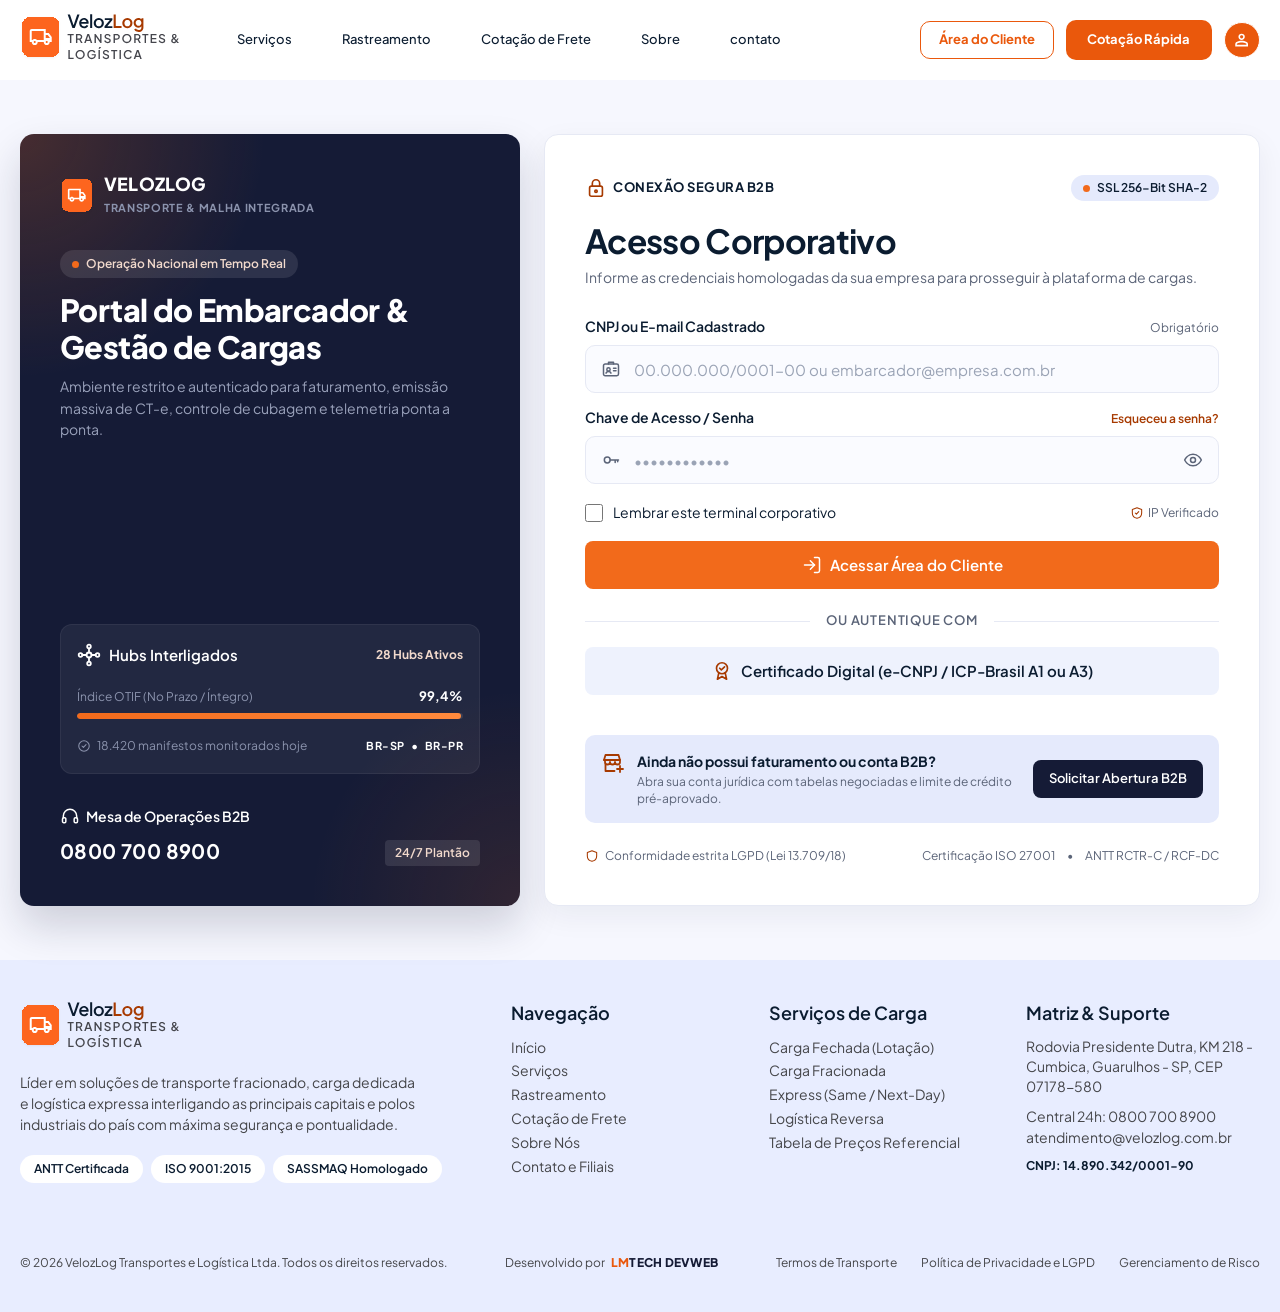
<file: portal-faturas.html>
<!DOCTYPE html>
<html lang="pt-BR">

<head>
  <meta charset="UTF-8">
  <meta name="viewport" content="width=device-width, initial-scale=1.0">
  <title>Faturas &amp; Canhotos | Portal B2B VelozLog</title>
  <link rel="preconnect" href="https://fonts.googleapis.com">
  <link rel="preconnect" href="https://fonts.gstatic.com" crossorigin>
  <link href="https://fonts.googleapis.com/css2?family=Plus+Jakarta+Sans:wght@500;600;700;800&display=swap" rel="stylesheet">
  <link rel="icon" href="/img/icon.svg" type="image/svg+xml">
  <link rel="stylesheet" href="/css/style.css">
  <!-- estrutura do portal (menu lateral, topo, cartões) -->
  <link rel="stylesheet" href="/css/portal.css">
  <!-- só desta tela (prefixo fa-) -->
  <link rel="stylesheet" href="/css/faturas.css">
  <!-- sem sessão (não passou pelo login): volta para o login antes de desenhar a página -->
  <script>
    try {
      if (!sessionStorage.getItem("velozlog:sessao")) location.replace("/login.html");
    } catch (e) { /* sem sessionStorage: segue */ }
  </script>
</head>

<body class="pt-corpo">
  <div class="pt-app">

    <!-- MENU LATERAL (partials/portal-lateral.tpl) -->
    <div data-include="portal-lateral"></div>

    <div class="pt-principal">

      <!-- TOPO (partials/portal-topo.tpl) -->
      <div data-include="portal-topo"></div>

      <main class="pt-conteudo">

        <!-- ===== CABEÇALHO ===== -->
        <section class="fa-cabeca">
          <div class="fa-titulo">
            <p class="fa-trilha">Portal Financeiro <span aria-hidden="true">›</span> <b>Conciliação Corporativa</b></p>
            <h1>Faturas, Conciliação e Canhotos Digitais</h1>
            <p>Gestão de boletos a vencer, conciliação de faturas faturadas B2B e download de comprovantes de entrega (POD).</p>
          </div>
          <div class="fa-cabeca-botoes">
            <button type="button" class="fa-btn fa-btn-claro" id="fa-lote">
              <svg viewBox="0 0 24 24" aria-hidden="true"><circle cx="12" cy="12" r="9" /><path d="M12 7.5v8M8.5 12.5l3.5 3.5 3.5-3.5" /></svg>
              Baixar Lote de Boletos
            </button>
            <button type="button" class="fa-btn fa-btn-laranja" id="fa-exportar">
              <svg viewBox="0 0 24 24" aria-hidden="true"><rect x="3" y="4" width="18" height="16" rx="2" /><path d="M3 9h18M3 14h18M9 4v16M15 4v16" /></svg>
              Exportar Relatório (CSV / XLS)
            </button>
          </div>
        </section>

        <!-- ===== ABAS ===== -->
        <div class="fa-abas" role="tablist" aria-label="Seções financeiras" id="fa-abas">
          <button type="button" role="tab" id="fa-aba-faturas" aria-controls="fa-painel-faturas" aria-selected="true" data-aba="faturas">
            <svg viewBox="0 0 24 24" aria-hidden="true"><path d="M5 3h14v18l-3-2-2 2-2-2-2 2-2-2-3 2z" /><path d="M9 8h6M9 12h6M9 16h3" /></svg>
            Faturas e Boletos <span class="fa-aba-num" id="fa-aba-num">3</span>
          </button>
          <button type="button" role="tab" id="fa-aba-pod" aria-controls="fa-painel-pod" aria-selected="false" data-aba="pod" tabindex="-1">
            <svg viewBox="0 0 24 24" aria-hidden="true"><rect x="4" y="4" width="16" height="16" rx="2" /><path d="M8.5 12l2.5 2.5 4.5-5" /></svg>
            Repositório de Canhotos (POD)
          </button>
          <button type="button" role="tab" id="fa-aba-edi" aria-controls="fa-painel-edi" aria-selected="false" data-aba="edi" tabindex="-1">
            <svg viewBox="0 0 24 24" aria-hidden="true"><path d="M4 8h14M14 4l4 4-4 4M20 16H6M10 12l-4 4 4 4" /></svg>
            Conciliação EDI / Espelho de Frete
          </button>
        </div>

        <!-- ===== INDICADORES ===== -->
        <section class="fa-kpis" aria-label="Indicadores financeiros">
          <article class="pt-cartao fa-kpi">
            <div class="fa-kpi-topo">
              <h2>Total a Vencer</h2>
              <span class="fa-kpi-icone fa-kpi-icone-laranja">
                <svg viewBox="0 0 24 24" aria-hidden="true"><rect x="5" y="4" width="14" height="17" rx="2" /><path d="M9 4V3h6v1" /><circle cx="14.5" cy="15" r="3.5" /><path d="M14.5 13.5V15l1 .8M8 9h6M8 12h3" /></svg>
              </span>
            </div>
            <p class="fa-kpi-valor" id="fa-kpi-vencer">R$ 42.850<small>,00</small></p>
            <p class="fa-kpi-nota"><i class="fa-bola"></i><span>Próximo: <b id="fa-kpi-proximo">28/11</b> (via DDA)</span><b class="fa-laranja" id="fa-kpi-lotes">1 lote</b></p>
          </article>

          <article class="pt-cartao fa-kpi">
            <div class="fa-kpi-topo">
              <h2>Faturas Liquidadas (30 dias)</h2>
              <span class="fa-kpi-icone">
                <svg viewBox="0 0 24 24" aria-hidden="true"><path d="M12 2l2.4 2.1 3.2-.4.9 3.1 2.8 1.6-1.1 3 1.1 3-2.8 1.6-.9 3.1-3.2-.4L12 22l-2.4-2.1-3.2.4-.9-3.1-2.8-1.6 1.1-3-1.1-3 2.8-1.6.9-3.1 3.2.4z" /><path d="M8.5 12l2.5 2.5 4.5-5" /></svg>
              </span>
            </div>
            <p class="fa-kpi-valor" id="fa-kpi-liquidadas">R$ 161.550<small>,00</small></p>
            <p class="fa-kpi-nota">
              <svg viewBox="0 0 24 24" aria-hidden="true"><circle cx="12" cy="12" r="9" /><path d="M8.5 12l2.5 2.5 4.5-5" /></svg>
              <span>Conciliação bancária 100% deferida</span>
            </p>
          </article>

          <article class="pt-cartao fa-kpi">
            <div class="fa-kpi-topo">
              <h2>Canhotos Disponíveis</h2>
              <span class="fa-kpi-icone">
                <svg viewBox="0 0 24 24" aria-hidden="true"><rect x="3" y="3" width="18" height="18" rx="2" /><path d="M7 17l4-5 3 3.5 2-2.5 2 4z" /><circle cx="15.5" cy="8.5" r="1.5" /></svg>
              </span>
            </div>
            <p class="fa-kpi-valor"><span id="fa-kpi-canhotos">14</span> <span class="fa-kpi-unidade">PODs</span></p>
            <p class="fa-kpi-nota">
              <svg class="fa-laranja" viewBox="0 0 24 24" aria-hidden="true"><path d="M12 21s-7-6.2-7-11.5a7 7 0 0 1 14 0C19 14.8 12 21 12 21z" /><circle cx="12" cy="9.5" r="2.5" /></svg>
              <span>100% com geolocalização e carimbo</span>
            </p>
          </article>

          <article class="pt-cartao fa-kpi">
            <div class="fa-kpi-topo">
              <h2>Notas de Débito / Disputas</h2>
              <span class="fa-kpi-icone">
                <svg viewBox="0 0 24 24" aria-hidden="true"><path d="M4 9h9M4 15h9M16 9l4 6M20 9l-4 6" /></svg>
              </span>
            </div>
            <p class="fa-kpi-valor">0 <span class="fa-kpi-unidade fa-kpi-unidade-suave">pendências ativas</span></p>
            <p class="fa-kpi-nota"><span>Espelho de frete sem divergência</span><b class="fa-laranja">Regular</b></p>
          </article>
        </section>

        <!-- =====================================================
             ABA 1 — FATURAS E BOLETOS
             ===================================================== -->
        <div class="fa-painel" id="fa-painel-faturas" role="tabpanel" aria-labelledby="fa-aba-faturas">

          <section class="pt-cartao fa-filtros" aria-label="Filtros de faturas">
            <label class="fa-busca">
              <svg viewBox="0 0 24 24" aria-hidden="true"><circle cx="11" cy="11" r="7" /><path d="M20 20l-4-4" /></svg>
              <input type="search" id="fa-busca" placeholder="Buscar por Nº Fatura, CTe ou NF-e..." aria-label="Buscar por número da fatura, CT-e ou NF-e">
            </label>
            <label class="fa-mes">
              <svg viewBox="0 0 24 24" aria-hidden="true"><rect x="3" y="5" width="18" height="16" rx="2" /><path d="M3 10h18M8 3v4M16 3v4" /></svg>
              <!-- opções montadas pelo /js/faturas.js -->
              <select id="fa-mes" aria-label="Ciclo de faturamento"></select>
              <svg class="fa-mes-seta" viewBox="0 0 24 24" aria-hidden="true"><path d="M6 9l6 6 6-6" /></svg>
            </label>
            <div class="fa-chips" role="group" aria-label="Filtrar por status" id="fa-chips">
              <button type="button" data-status="todos" aria-pressed="true">Todos</button>
              <button type="button" data-status="aberto" aria-pressed="false">Em Aberto (<span data-conta="aberto">1</span>)</button>
              <button type="button" data-status="liquidado" aria-pressed="false">Liquidado (<span data-conta="liquidado">2</span>)</button>
              <button type="button" data-status="hoje" aria-pressed="false">Vencendo Hoje (<span data-conta="hoje">0</span>)</button>
            </div>
            <span class="fa-dda">
              <svg viewBox="0 0 24 24" aria-hidden="true"><rect x="3" y="6" width="18" height="13" rx="2" /><path d="M3 10h18M7 15h4" /></svg>
              DDA Integrado Itaú BBA S/A
            </span>
          </section>

          <section class="pt-cartao fa-tabela-cartao" aria-labelledby="fa-tabela-titulo">
            <header class="fa-tabela-topo">
              <h2 id="fa-tabela-titulo">Faturas Consolidadas VelozLog <span class="fa-ciclo">Ciclo Quinzenal</span></h2>
              <span id="fa-exibindo">Exibindo 3 registros auditados</span>
            </header>
            <div class="fa-rolagem">
              <table class="fa-tabela">
                <thead>
                  <tr>
                    <th>Fatura / Lote</th>
                    <th>Período de Apuração</th>
                    <th class="fa-centro">CTes Vinculados</th>
                    <th class="fa-direita">Valor Total (R$)</th>
                    <th>Vencimento</th>
                    <th class="fa-centro">Status</th>
                    <th class="fa-direita">Ações Rápidas</th>
                  </tr>
                </thead>
                <!-- linhas montadas pelo /js/faturas.js -->
                <tbody id="fa-linhas"></tbody>
              </table>
            </div>
            <footer class="fa-tabela-pe">
              <span>
                <svg viewBox="0 0 24 24" aria-hidden="true"><path d="M12 2l2.4 2.1 3.2-.4.9 3.1 2.8 1.6-1.1 3 1.1 3-2.8 1.6-.9 3.1-3.2-.4L12 22l-2.4-2.1-3.2.4-.9-3.1-2.8-1.6 1.1-3-1.1-3 2.8-1.6.9-3.1 3.2.4z" /><path d="M8.5 12l2.5 2.5 4.5-5" /></svg>
                Boletos emitidos com registro CIP bancário em conformidade com o Febraban DDA.
              </span>
              <nav class="fa-paginas" aria-label="Páginas">
                <span id="fa-pagina">Página 1 de 1</span>
                <button type="button" id="fa-anterior" aria-label="Página anterior"><svg viewBox="0 0 24 24" aria-hidden="true"><path d="M15 6l-6 6 6 6" /></svg></button>
                <button type="button" id="fa-proxima" aria-label="Próxima página"><svg viewBox="0 0 24 24" aria-hidden="true"><path d="M9 6l6 6-6 6" /></svg></button>
              </nav>
            </footer>
          </section>

          <!-- galeria rápida (últimos 3 canhotos) -->
          <section class="fa-galeria" aria-labelledby="fa-galeria-titulo">
            <header class="fa-galeria-topo">
              <div>
                <h2 id="fa-galeria-titulo">
                  <svg viewBox="0 0 24 24" aria-hidden="true"><path d="M12 3l8 3v6c0 4.5-3.4 8.2-8 9-4.6-.8-8-4.5-8-9V6z" /><path d="M9 12l2 2 4-4.5" /></svg>
                  Galeria Rápida de Canhotos Digitais Assinados (Últimas Entregas)
                </h2>
                <p>Comprovantes com assinatura manuscrita digitalizada, dados do recebedor e coordenadas GPS de entrega registradas pelo app do motorista.</p>
              </div>
              <button type="button" class="fa-ver-todos" data-ir-aba="pod">
                <span id="fa-ver-canhotos">Ver todos os canhotos</span>
                <svg viewBox="0 0 24 24" aria-hidden="true"><path d="M5 12h14M13 6l6 6-6 6" /></svg>
              </button>
            </header>
            <div class="fa-cards" id="fa-galeria"></div>
          </section>
        </div>

        <!-- =====================================================
             ABA 2 — REPOSITÓRIO DE CANHOTOS
             ===================================================== -->
        <div class="fa-painel" id="fa-painel-pod" role="tabpanel" aria-labelledby="fa-aba-pod" hidden>
          <section class="pt-cartao fa-filtros" aria-label="Filtros de canhotos">
            <label class="fa-busca">
              <svg viewBox="0 0 24 24" aria-hidden="true"><circle cx="11" cy="11" r="7" /><path d="M20 20l-4-4" /></svg>
              <input type="search" id="fa-pod-busca" placeholder="Buscar por CTe, recebedor ou cidade..." aria-label="Buscar canhoto por CT-e, recebedor ou cidade">
            </label>
            <span class="fa-pod-total" id="fa-pod-total">canhotos no repositório</span>
            <button type="button" class="fa-btn fa-btn-claro fa-btn-baixo" id="fa-pod-zip">
              <svg viewBox="0 0 24 24" aria-hidden="true"><path d="M21 15v4a2 2 0 0 1-2 2H5a2 2 0 0 1-2-2v-4" /><path d="M7 10l5 5 5-5M12 15V3" /></svg>
              Baixar Metadados (JSON)
            </button>
          </section>
          <div class="fa-cards" id="fa-pod-lista"></div>
          <p class="fa-vazio" id="fa-pod-vazio" hidden>Nenhum canhoto encontrado para essa busca.</p>
        </div>

        <!-- =====================================================
             ABA 3 — CONCILIAÇÃO EDI
             ===================================================== -->
        <div class="fa-painel" id="fa-painel-edi" role="tabpanel" aria-labelledby="fa-aba-edi" hidden>
          <section class="pt-cartao fa-edi-resumo" aria-label="Resumo da conciliação">
            <div>
              <small>Arquivo EDI (PROCEDA 5.0)</small>
              <strong class="fa-mono" id="fa-edi-arquivo">DOCCOB_VLZ_1102.txt</strong>
            </div>
            <div>
              <small>CT-es Conciliados</small>
              <strong id="fa-edi-conciliados">8 de 8</strong>
            </div>
            <div>
              <small>Diferença Total</small>
              <strong class="fa-verde">R$ 0,00</strong>
            </div>
            <div>
              <small>Situação do Espelho</small>
              <strong class="fa-selo-ok">Sem divergência</strong>
            </div>
            <label class="fa-mes fa-edi-fatura">
              <svg viewBox="0 0 24 24" aria-hidden="true"><path d="M5 3h14v18l-3-2-2 2-2-2-2 2-2-2-3 2z" /></svg>
              <select id="fa-edi-fatura" aria-label="Fatura conciliada"></select>
              <svg class="fa-mes-seta" viewBox="0 0 24 24" aria-hidden="true"><path d="M6 9l6 6 6-6" /></svg>
            </label>
          </section>

          <section class="pt-cartao fa-tabela-cartao" aria-labelledby="fa-edi-titulo">
            <header class="fa-tabela-topo">
              <h2 id="fa-edi-titulo">Espelho de Frete × Fatura <span class="fa-ciclo">Amostra auditada</span></h2>
              <span>Comparação CT-e a CT-e entre o valor contratado e o faturado</span>
            </header>
            <div class="fa-rolagem">
              <table class="fa-tabela fa-tabela-edi">
                <thead>
                  <tr>
                    <th>CT-e / Rastreio</th>
                    <th>NF-e</th>
                    <th>Destino</th>
                    <th class="fa-direita">Frete Contratado</th>
                    <th class="fa-direita">Frete Faturado</th>
                    <th class="fa-direita">Diferença</th>
                    <th class="fa-centro">Conciliação</th>
                  </tr>
                </thead>
                <tbody id="fa-edi-linhas"></tbody>
              </table>
            </div>
            <footer class="fa-tabela-pe">
              <span>
                <svg viewBox="0 0 24 24" aria-hidden="true"><circle cx="12" cy="12" r="9" /><path d="M12 11v5M12 8h0" /></svg>
                Encontrou alguma diferença? Abra uma disputa e a Torre Financeira responde em até 48h úteis.
              </span>
              <button type="button" class="fa-btn fa-btn-claro fa-btn-baixo" id="fa-disputa">Abrir Disputa</button>
            </footer>
          </section>
        </div>

      </main>
    </div>
  </div>

  <!-- ===================== JANELA (boleto, quitação, fatura, canhoto, JSON) ===================== -->
  <dialog class="fa-modal" id="fa-modal" aria-labelledby="fa-modal-titulo">
    <header class="fa-modal-topo">
      <h2 id="fa-modal-titulo">Detalhes</h2>
      <button type="button" class="fa-modal-fechar" data-fechar aria-label="Fechar">
        <svg viewBox="0 0 24 24" aria-hidden="true"><path d="M6 6l12 12M18 6L6 18" /></svg>
      </button>
    </header>
    <div class="fa-modal-corpo" id="fa-modal-corpo"></div>
    <footer class="fa-modal-pe" id="fa-modal-pe"></footer>
  </dialog>

  <script src="/js/whatsapp.js"></script>
  <script src="/js/layout.js"></script>
  <script src="/js/manifestos.js"></script>
  <script src="/js/portal-base.js"></script>
  <script src="/js/faturas.js"></script>
</body>

</html>
</file>
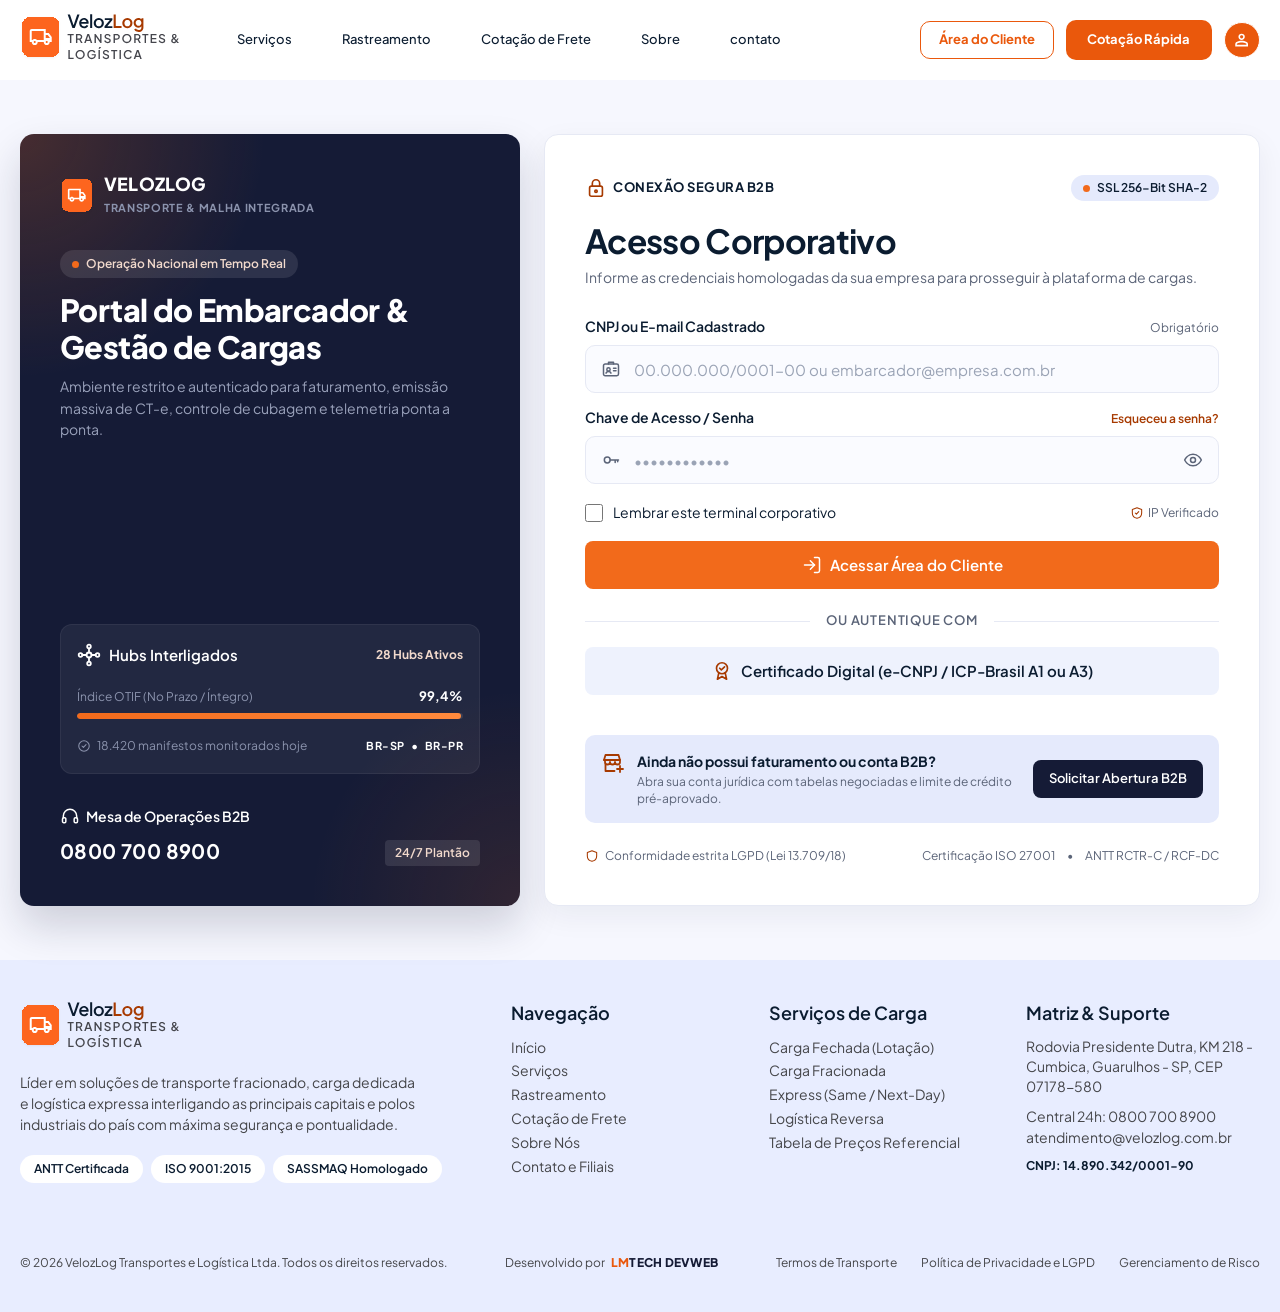
<file: portal-manifestos.html>
<!DOCTYPE html>
<html lang="pt-BR">

<head>
  <meta charset="UTF-8">
  <meta name="viewport" content="width=device-width, initial-scale=1.0">
  <title>Manifestos &amp; CTEs | Portal B2B VelozLog</title>
  <link rel="preconnect" href="https://fonts.googleapis.com">
  <link rel="preconnect" href="https://fonts.gstatic.com" crossorigin>
  <link href="https://fonts.googleapis.com/css2?family=Plus+Jakarta+Sans:wght@500;600;700;800&display=swap" rel="stylesheet">
  <link rel="icon" href="/img/icon.svg" type="image/svg+xml">
  <link rel="stylesheet" href="/css/style.css">
  <!-- estrutura do portal (menu lateral, topo, cartões) -->
  <link rel="stylesheet" href="/css/portal.css">
  <!-- só desta tela (prefixo gs-) -->
  <link rel="stylesheet" href="/css/gestao.css">
  <!-- sem sessão (não passou pelo login): volta para o login antes de desenhar a página -->
  <script>
    try {
      if (!sessionStorage.getItem("velozlog:sessao")) location.replace("/login.html");
    } catch (e) { /* sem sessionStorage: segue */ }
  </script>
</head>

<body class="pt-corpo">
  <div class="pt-app">

    <!-- MENU LATERAL (partials/portal-lateral.tpl) -->
    <div data-include="portal-lateral"></div>

    <div class="pt-principal">

      <!-- TOPO (partials/portal-topo.tpl) -->
      <div data-include="portal-topo"></div>

      <main class="pt-conteudo">

        <!-- ===== CABEÇALHO + NÚMEROS ===== -->
        <section class="gs-cabeca">
          <div class="gs-titulo">
            <span class="gs-eyebrow">
              <svg viewBox="0 0 24 24" aria-hidden="true"><path d="M3 4h18v4H3z" /><path d="M5 8v12h14V8" /><path d="M10 12h4" /></svg>
              Operações Rodoviárias • Safra &amp; Manufatura
            </span>
            <h1>Gestão de Envios, Cargas e Comprovantes</h1>
            <p>Monitoramento ativo de despachos, telemetria veicular e custódia digital de canhotos (POD).</p>
            <!-- aviso: aqui também se registram ocorrências (/js/ocorrencias.js) -->
            <p class="gs-oc-aviso">
              <svg viewBox="0 0 24 24" aria-hidden="true"><path d="M10.3 3.9L1.8 18a2 2 0 0 0 1.7 3h17a2 2 0 0 0 1.7-3L13.7 3.9a2 2 0 0 0-3.4 0z" /><path d="M12 9v4M12 17h0" /></svg>
              <span>
                Teve avaria, falta de volumes, atraso ou recusa?
                <button type="button" class="gs-oc-aviso-link" data-oc-nova>Clique aqui para registrar uma ocorrência</button>
                e informe o código da carga ou da coleta.
                Acompanhe em <a href="#gs-ocorrencias">Ocorrências Registradas</a>.
              </span>
            </p>
          </div>

          <ul class="gs-numeros" aria-label="Resumo do período">
            <li>
              <small>Total Envios</small>
              <strong><span data-gs="envios">247</span> <em class="gs-sobe" data-gs="novos">+18</em></strong>
            </li>
            <li>
              <small>Em Rota Ativa</small>
              <strong><span data-gs="emRota">38</span> <i class="pt-ponto pt-ponto-pulsa"></i></strong>
            </li>
            <li>
              <small>Entregas (POD)</small>
              <strong><span data-gs="entregas">204</span> <em data-gs="pctPod">98.6%</em></strong>
            </li>
            <li class="gs-numero-alerta">
              <small>Ocorrências</small>
              <strong><span data-gs="ocorrencias">5</span> <em>Reentrega</em></strong>
            </li>
          </ul>
        </section>

        <!-- ===== FILTROS ===== -->
        <section class="pt-cartao gs-filtros" aria-label="Filtros">
          <label class="gs-busca">
            <svg viewBox="0 0 24 24" aria-hidden="true"><circle cx="11" cy="11" r="7" /><path d="M20 20l-4-4" /></svg>
            <input type="search" id="gs-busca" placeholder="Buscar por Rastreio, Chave NF-e, CTe, Destinatário, Pedido, Coleta (COL-…) ou Ocorrência (OCR-…)" aria-label="Buscar por código de rastreio, chave NF-e, CT-e, destinatário ou pedido">
          </label>

          <div class="gs-chips" role="group" aria-label="Filtrar por status" id="gs-chips">
            <button type="button" class="ativo" data-filtro="todos" aria-pressed="true">Todos (<span data-gs="envios">247</span>)</button>
            <button type="button" data-filtro="transito" aria-pressed="false">Em Trânsito (<span data-gs="emRota">38</span>)</button>
            <button type="button" data-filtro="entregue" aria-pressed="false">Entregues (<span data-gs="entregas">204</span>)</button>
            <button type="button" data-filtro="ocorrencia" aria-pressed="false">Ocorrências (<span data-gs="ocorrencias">5</span>)</button>
            <button type="button" data-filtro="coleta" aria-pressed="false">Aguardando Coleta</button>
          </div>

          <label class="gs-periodo">
            <svg viewBox="0 0 24 24" aria-hidden="true"><rect x="3" y="5" width="18" height="16" rx="2" /><path d="M3 10h18M8 3v4M16 3v4" /></svg>
            <select id="gs-periodo" aria-label="Período">
              <option value="7">Últimos 7 Dias</option>
              <option value="30" selected>Últimos 30 Dias</option>
              <option value="90">Últimos 90 Dias</option>
            </select>
          </label>

          <button type="button" class="gs-exportar" id="gs-exportar">
            <svg viewBox="0 0 24 24" aria-hidden="true"><path d="M4 14v5a2 2 0 0 0 2 2h12a2 2 0 0 0 2-2v-5" /><path d="M12 3v12M7 8l5-5 5 5" /></svg>
            Exportar
          </button>
        </section>

        <!-- ===== TABELA ===== -->
        <section class="pt-cartao gs-tabela-cartao" aria-label="Manifestos e cargas">
          <div class="gs-rolagem">
            <table class="gs-tabela">
              <thead>
                <tr>
                  <th>Documento &amp; Carga</th>
                  <th>Destinatário &amp; Rota</th>
                  <th>Data Despacho</th>
                  <th>Modalidade</th>
                  <th>Status Operacional</th>
                  <th>Previsão / Entrega</th>
                  <th>Rastreio</th>
                </tr>
              </thead>
              <!-- linhas montadas pelo /js/gestao.js -->
              <tbody id="gs-linhas"></tbody>
            </table>
          </div>

          <footer class="gs-paginacao">
            <span id="gs-mostrando"></span>
            <nav aria-label="Páginas">
              <button type="button" id="gs-anterior">Anterior</button>
              <span id="gs-paginas"></span>
              <button type="button" id="gs-proximo">Próxima</button>
            </nav>
          </footer>
        </section>

        <!-- ===== BUSCA POR PROTOCOLO DE COLETA (COL-…) =====
             no lugar da tabela de manifestos: coleta ainda não tem CT-e (/js/gestao.js) -->
        <section class="pt-cartao gs-coleta-cartao" id="gs-coleta-resultado" aria-live="polite" hidden></section>

        <!-- ===== OCORRÊNCIAS REGISTRADAS PELO CLIENTE (/js/ocorrencias.js) ===== -->
        <section class="pt-cartao gs-oc-cartao" id="gs-ocorrencias" aria-labelledby="gs-oc-titulo">
          <header class="gs-oc-topo">
            <div>
              <h2 id="gs-oc-titulo">
                <svg viewBox="0 0 24 24" aria-hidden="true"><path d="M10.3 3.9L1.8 18a2 2 0 0 0 1.7 3h17a2 2 0 0 0 1.7-3L13.7 3.9a2 2 0 0 0-3.4 0z" /><path d="M12 9v4M12 17h0" /></svg>
                Ocorrências Registradas
              </h2>
              <p>A Torre de Controle responde em até 2 horas úteis. <b>Clique numa ocorrência</b> para tratar, rastrear ou acompanhar.</p>
            </div>
          </header>
          <div class="gs-rolagem">
            <table class="gs-tabela gs-oc-tabela">
              <thead>
                <tr>
                  <th>Protocolo &amp; Data</th>
                  <th>Carga</th>
                  <th>Tipo</th>
                  <th>Descrição</th>
                  <th>Status</th>
                </tr>
              </thead>
              <tbody id="gs-oc-linhas"></tbody>
            </table>
          </div>
          <p class="gs-oc-vazio" id="gs-oc-vazio">
            Nenhuma ocorrência registrada. <button type="button" class="gs-oc-aviso-link" data-oc-nova>Clique aqui para registrar uma ocorrência</button>.
          </p>
        </section>

      </main>
    </div>
  </div>

  <!-- ===================== JANELA: TRATAR OCORRÊNCIA =====================
       Resumo + andamento + próxima etapa. Cada etapa atualiza a situação da carga
       (rastreio, card da home, tabela e Visão Geral) — ver /js/manifestos.js -->
  <dialog class="gs-oc-janela" id="gs-trat-janela" aria-labelledby="gs-trat-titulo">
    <form id="gs-trat-form" novalidate>
      <header class="gs-oc-janela-topo">
        <span class="gs-oc-janela-icone gs-trat-icone" aria-hidden="true">
          <svg viewBox="0 0 24 24"><rect x="5" y="4" width="14" height="17" rx="2" /><path d="M9 4V3h6v1M9 12l2 2 4-4.5M9 17h6" /></svg>
        </span>
        <div>
          <h2 id="gs-trat-titulo">Tratar Ocorrência <span class="gs-trat-protocolo" id="gs-trat-protocolo"></span></h2>
          <p id="gs-trat-sub">Registre o que foi feito. Cada etapa atualiza o rastreio da carga na hora.</p>
        </div>
        <button type="button" class="gs-oc-fechar" data-trat-fechar aria-label="Fechar">
          <svg viewBox="0 0 24 24" aria-hidden="true"><path d="M6 6l12 12M18 6L6 18" /></svg>
        </button>
      </header>

      <div class="gs-oc-corpo">
        <!-- resumo da ocorrência (montado pelo ocorrencias.js) -->
        <dl class="gs-oc-largo gs-trat-resumo" id="gs-trat-resumo"></dl>

        <div class="gs-oc-largo">
          <span class="gs-oc-rotulo">Andamento</span>
          <ol class="gs-trat-linha" id="gs-trat-linha"></ol>
        </div>

        <div class="gs-oc-campo gs-oc-largo" data-trat-form>
          <label for="gs-trat-acao">Próxima etapa</label>
          <select id="gs-trat-acao" required></select>
          <small class="gs-oc-erro" hidden>Escolha a próxima etapa.</small>
        </div>

        <div class="gs-oc-campo" data-trat-recebedor hidden>
          <label for="gs-trat-recebedor">Recebido por</label>
          <input type="text" id="gs-trat-recebedor" placeholder="Nome de quem recebeu" autocomplete="off">
          <small class="gs-oc-erro" hidden>Informe quem recebeu a carga.</small>
        </div>

        <div class="gs-oc-campo" data-trat-recebedor hidden>
          <label for="gs-trat-doc">Documento <span>(opcional)</span></label>
          <input type="text" id="gs-trat-doc" placeholder="RG, CPF ou matrícula" autocomplete="off">
        </div>

        <div class="gs-oc-campo gs-oc-largo" data-trat-form>
          <label for="gs-trat-obs">O que foi feito <span id="gs-trat-obs-opcional">(opcional)</span></label>
          <textarea id="gs-trat-obs" rows="3" maxlength="600" placeholder="Ex.: Endereço corrigido com o cliente (Rua das Indústrias, 450). Nova tentativa agendada para amanhã."></textarea>
          <small class="gs-oc-erro" hidden>Descreva o que foi feito (mínimo de 10 caracteres).</small>
        </div>

        <p class="gs-oc-largo gs-trat-fim" id="gs-trat-encerrada" hidden></p>
      </div>

      <footer class="gs-oc-rodape">
        <button type="button" class="gs-oc-btn-texto" data-trat-fechar>Fechar</button>
        <button type="submit" class="gs-exportar" id="gs-trat-enviar">Atualizar Ocorrência</button>
      </footer>
    </form>
  </dialog>

  <!-- ===================== JANELA: REGISTRAR OCORRÊNCIA ===================== -->
  <dialog class="gs-oc-janela" id="gs-oc-janela" aria-labelledby="gs-oc-janela-titulo">
    <form id="gs-oc-form" novalidate>
      <header class="gs-oc-janela-topo">
        <span class="gs-oc-janela-icone" aria-hidden="true">
          <svg viewBox="0 0 24 24"><path d="M10.3 3.9L1.8 18a2 2 0 0 0 1.7 3h17a2 2 0 0 0 1.7-3L13.7 3.9a2 2 0 0 0-3.4 0z" /><path d="M12 9v4M12 17h0" /></svg>
        </span>
        <div>
          <h2 id="gs-oc-janela-titulo">Registrar Ocorrência</h2>
          <p>Conte o que aconteceu com a carga. Quanto mais detalhes e fotos, mais rápida a análise.</p>
        </div>
        <button type="button" class="gs-oc-fechar" data-oc-fechar aria-label="Fechar">
          <svg viewBox="0 0 24 24" aria-hidden="true"><path d="M6 6l12 12M18 6L6 18" /></svg>
        </button>
      </header>

      <div class="gs-oc-corpo">
        <div class="gs-oc-campo gs-oc-largo">
          <label for="gs-oc-carga">Carga <span>(código de envio, CT-e ou protocolo de coleta)</span></label>
          <!-- busca com sugestões: digite parte do código (ex.: 894012, VLZ-0089304-SP ou COL-2026-8841) -->
          <input type="text" id="gs-oc-carga" list="gs-oc-cargas" placeholder="Digite o código: VLZ-…, CT-e ou COL-…" autocomplete="off" spellcheck="false" required>
          <datalist id="gs-oc-cargas"></datalist>
          <small class="gs-oc-erro" id="gs-oc-carga-erro" hidden>Informe o código da carga.</small>
        </div>

        <div class="gs-oc-campo">
          <label for="gs-oc-tipo">Tipo de ocorrência</label>
          <select id="gs-oc-tipo" required>
            <option value="">Selecione…</option>
            <optgroup label="Entrega">
              <option>Destinatário ausente</option>
              <option>Estabelecimento fechado</option>
              <option>Recusa pelo destinatário</option>
              <option>Atraso na entrega</option>
              <option>Entrega em local diferente do combinado</option>
            </optgroup>
            <optgroup label="Endereço e contato">
              <option>Endereço errado ou incompleto</option>
              <option>Número do endereço errado</option>
              <option>Destinatário não localizado / mudou-se</option>
              <option>Telefone de contato errado</option>
            </optgroup>
            <optgroup label="Carga e volumes">
              <option>Avaria na mercadoria</option>
              <option>Embalagem violada</option>
              <option>Falta de volumes</option>
              <option>Quantidade de volumes divergente</option>
              <option>Volume trocado (mercadoria de outro cliente)</option>
              <option>Extravio / carga não recebida</option>
            </optgroup>
            <optgroup label="Documentos">
              <option>Divergência na NF-e</option>
              <option>NF-e ausente ou cancelada</option>
              <option>Canhoto não devolvido / POD pendente</option>
            </optgroup>
            <optgroup label="Coleta">
              <option>Coleta não realizada</option>
              <option>Coleta com atraso</option>
              <option>Veículo inadequado para a carga</option>
            </optgroup>
            <optgroup label="Devolução (logística reversa)">
              <option>Devolução não coletada</option>
              <option>Devolução com avaria</option>
              <option>Devolução com volumes faltando</option>
              <option>Devolução sem NF-e de retorno</option>
              <option>Devolução recusada no recebimento</option>
              <option>Atraso no retorno da devolução</option>
            </optgroup>
            <optgroup label="Outros">
              <option>Outro</option>
            </optgroup>
          </select>
          <small class="gs-oc-erro" hidden>Escolha o tipo de ocorrência.</small>
        </div>

        <div class="gs-oc-campo">
          <label for="gs-oc-quando">Quando foi constatada</label>
          <input type="datetime-local" id="gs-oc-quando" required>
          <small class="gs-oc-erro" hidden>Informe a data e a hora.</small>
        </div>

        <div class="gs-oc-campo">
          <label for="gs-oc-volumes">Volumes afetados <span>(opcional)</span></label>
          <input type="number" id="gs-oc-volumes" min="1" inputmode="numeric" placeholder="Ex.: 2">
          <small class="gs-oc-erro" hidden>Use um número de 1 até o total da carga.</small>
        </div>

        <div class="gs-oc-campo">
          <label for="gs-oc-contato">Contato para retorno</label>
          <input type="text" id="gs-oc-contato" autocomplete="name tel" value="Roberto Mendes • (19) 99841-3310" required>
          <small class="gs-oc-erro" hidden>Informe nome e telefone para a Torre retornar.</small>
        </div>

        <div class="gs-oc-campo gs-oc-largo">
          <label for="gs-oc-descricao">O que aconteceu?</label>
          <textarea id="gs-oc-descricao" rows="4" maxlength="800" placeholder="Ex.: 2 caixas chegaram amassadas e com a fita violada. O recebedor anotou no canhoto." required></textarea>
          <small class="gs-oc-erro" hidden>Descreva a ocorrência (mínimo de 10 caracteres).</small>
        </div>

        <div class="gs-oc-campo gs-oc-largo">
          <span class="gs-oc-rotulo">Fotos <span>(opcional, até 5)</span></span>
          <label class="gs-oc-fotos">
            <input type="file" id="gs-oc-arquivos" accept="image/*" multiple class="pt-oculto">
            <svg viewBox="0 0 24 24" aria-hidden="true"><rect x="3" y="5" width="18" height="15" rx="2" /><circle cx="12" cy="12.5" r="3.5" /><path d="M8 5l1.5-2h5L16 5" /></svg>
            <span>Adicionar fotos da carga, da embalagem ou do canhoto</span>
          </label>
          <ul class="gs-oc-miniaturas" id="gs-oc-miniaturas" aria-label="Fotos anexadas"></ul>
        </div>
      </div>

      <footer class="gs-oc-rodape">
        <button type="button" class="gs-oc-btn-texto" data-oc-fechar>Cancelar</button>
        <button type="submit" class="gs-exportar" id="gs-oc-enviar">Registrar Ocorrência</button>
      </footer>
    </form>
  </dialog>

  <!-- ===================== PAINEL DO COMPROVANTE (POD) ===================== -->
  <div class="gs-fundo" id="gs-fundo" hidden></div>
  <aside class="gs-pod" id="gs-pod" role="dialog" aria-modal="true" aria-labelledby="gs-pod-titulo" hidden>
    <header class="gs-pod-topo">
      <div>
        <h2 id="gs-pod-titulo">
          <svg viewBox="0 0 24 24" aria-hidden="true"><path d="M12 2l2.4 2.1 3.2-.4.9 3.1 2.8 1.6-1.1 3 1.1 3-2.8 1.6-.9 3.1-3.2-.4L12 22l-2.4-2.1-3.2.4-.9-3.1-2.8-1.6 1.1-3-1.1-3 2.8-1.6.9-3.1 3.2.4z" /><path d="M8.5 12l2.5 2.5 4.5-5" /></svg>
          Comprovante Digital (POD)
        </h2>
        <span class="gs-pod-codigo" data-pod="codigo">VLZ-0089241-SP • CT-e 0089241</span>
      </div>
      <button type="button" class="gs-pod-fechar" data-fechar-pod aria-label="Fechar comprovante">
        <svg viewBox="0 0 24 24" aria-hidden="true"><path d="M6 6l12 12M18 6L6 18" /></svg>
      </button>
    </header>

    <div class="gs-pod-corpo">
      <section>
        <div class="gs-pod-secao-topo">
          <h3>Digitalização do Canhoto Assinado</h3>
          <span class="gs-autenticado">
            <svg viewBox="0 0 24 24" aria-hidden="true"><circle cx="12" cy="12" r="9" /><path d="M8.5 12l2.5 2.5 4.5-5" /></svg>
            Autenticado
          </span>
        </div>
        <!-- canhoto montado pelo gestao.js (imagem ilustrativa em HTML) -->
        <div class="gs-canhoto-moldura">
          <div class="gs-canhoto" id="gs-canhoto"></div>
          <span class="gs-blockchain">Registro Imutável Blockchain <b data-pod="registro">#VL-772910</b></span>
          <button type="button" class="gs-zoom" id="gs-zoom" aria-pressed="false">
            <svg viewBox="0 0 24 24" aria-hidden="true"><circle cx="11" cy="11" r="7" /><path d="M20 20l-4-4M11 8v6M8 11h6" /></svg>
            <span>Zoom</span>
          </button>
        </div>
      </section>

      <section class="gs-meta">
        <h3>Metadados de Entrega e Auditoria</h3>
        <div class="gs-meta-grade">
          <div class="gs-meta-item">
            <small>Recebedor Declarado</small>
            <strong data-pod="recebedor">Marcos Vinícius de Abreu</strong>
            <span class="gs-mono">Doc: <span data-pod="doc">28.199.304-X</span></span>
          </div>
          <div class="gs-meta-item">
            <small>Carimbo Temporal (NTP.br)</small>
            <strong data-pod="carimbo">19/05/2024 às 14:28:11</strong>
            <span class="gs-verde">Sincronizado via GPS</span>
          </div>
          <div class="gs-meta-item gs-meta-largo">
            <small>Coordenadas Geográficas no Momento da Baixa</small>
            <div class="gs-coord">
              <strong class="gs-mono" data-pod="coordenadas">-25.502941, -49.324810</strong>
              <span class="gs-raio">
                <svg viewBox="0 0 24 24" aria-hidden="true"><circle cx="12" cy="12" r="8" /><circle cx="12" cy="12" r="3" /><path d="M12 2v3M12 19v3M2 12h3M19 12h3" /></svg>
                Raio: ± <span data-pod="raio">4</span>m
              </span>
            </div>
            <span data-pod="local">Curitiba / PR • Polo CIC - Doca 03</span>
          </div>
        </div>
      </section>

      <section>
        <h3 class="gs-pod-mapa-titulo">Local Exato da Baixa Operacional</h3>
        <div class="gs-pod-mapa">
          <div class="gs-pod-mapa-caixa" id="gs-mapa"></div>
          <span class="gs-geofence">
            <svg viewBox="0 0 24 24" aria-hidden="true"><path d="M12 3l8 3v6c0 4.5-3.4 8.2-8 9-4.6-.8-8-4.5-8-9V6z" /><path d="M9 12l2 2 4-4.5" /></svg>
            Geofence Validada no Destino
          </span>
          <p class="gs-mapa-aviso" id="gs-mapa-aviso" hidden>Mapa indisponível no momento. Coordenadas registradas acima.</p>
        </div>
      </section>
    </div>

    <footer class="gs-pod-pe">
      <button type="button" class="gs-pod-baixar" id="gs-baixar">
        <svg viewBox="0 0 24 24" aria-hidden="true"><path d="M21 15v4a2 2 0 0 1-2 2H5a2 2 0 0 1-2-2v-4" /><path d="M7 10l5 5 5-5M12 15V3" /></svg>
        Baixar Dossiê POD (PDF)
      </button>
      <button type="button" class="gs-pod-fechar-texto" data-fechar-pod>Fechar</button>
    </footer>
  </aside>

  <script src="/js/whatsapp.js"></script>
  <script src="/js/layout.js"></script>
  <script src="/js/leaflet.js"></script>
  <script src="/js/manifestos.js"></script>
  <script src="/js/portal-base.js"></script>
  <script src="/js/gestao.js"></script>
  <script src="/js/ocorrencias.js"></script>
</body>

</html>
</file>
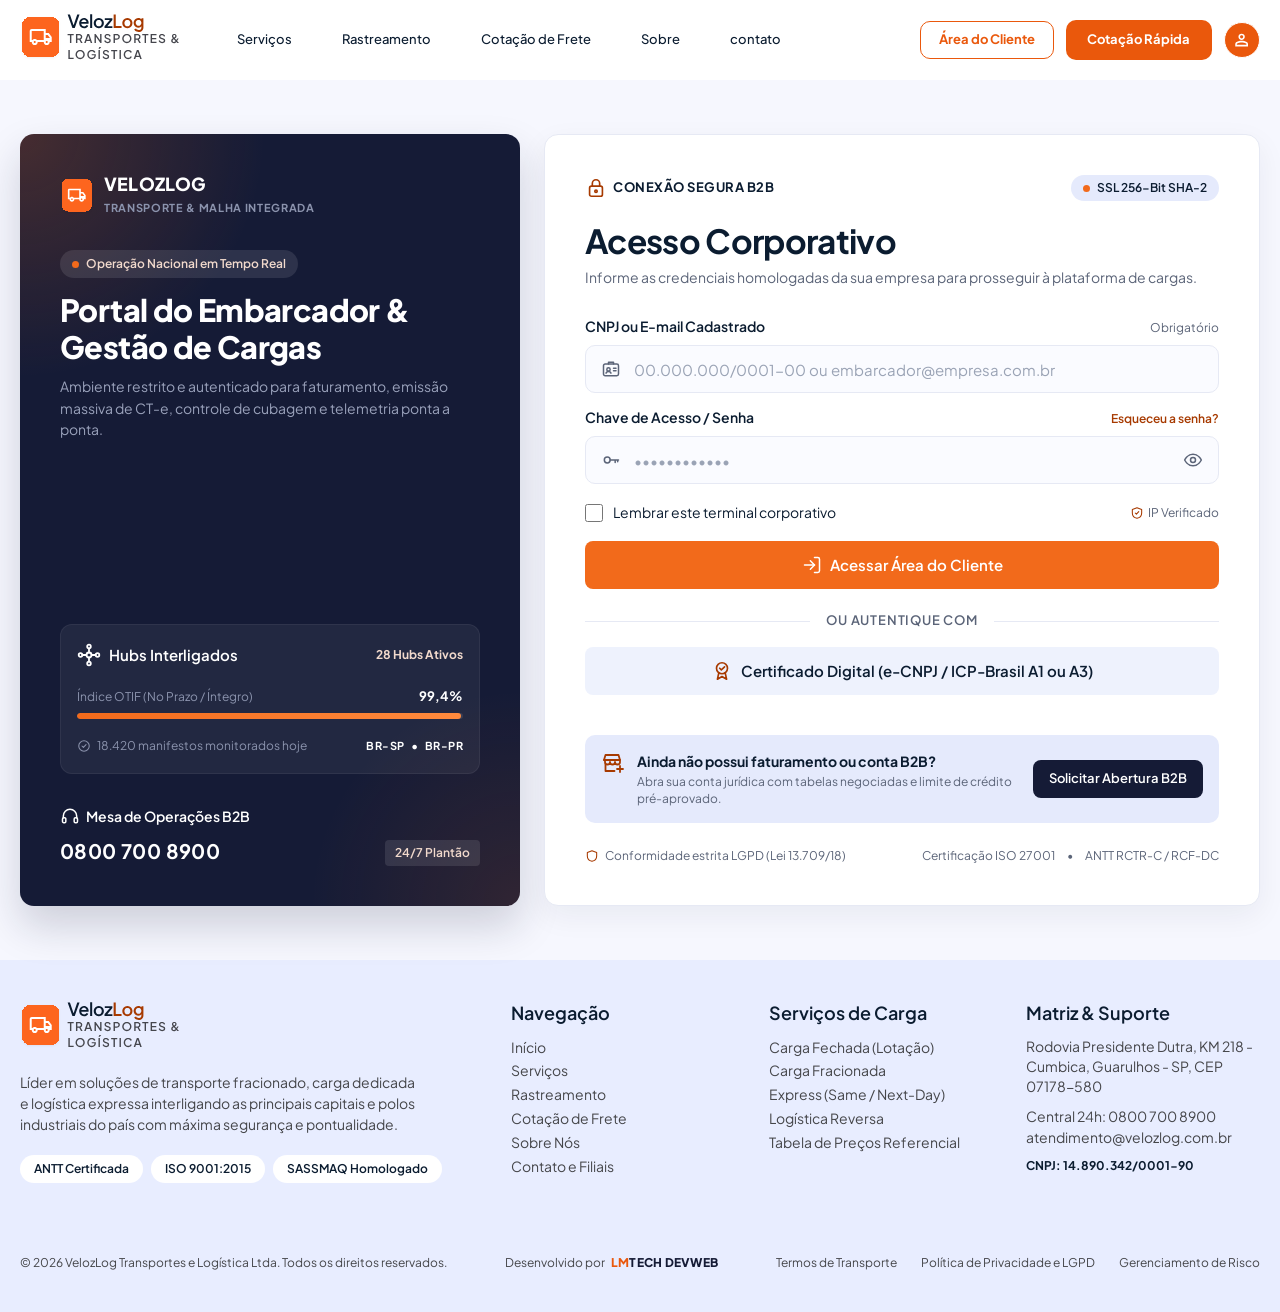
<file: portal-telemetria.html>
<!DOCTYPE html>
<html lang="pt-BR">

<head>
  <meta charset="UTF-8">
  <meta name="viewport" content="width=device-width, initial-scale=1.0">
  <title>Telemetria de Rota | Portal B2B VelozLog</title>
  <link rel="preconnect" href="https://fonts.googleapis.com">
  <link rel="preconnect" href="https://fonts.gstatic.com" crossorigin>
  <link href="https://fonts.googleapis.com/css2?family=Plus+Jakarta+Sans:wght@500;600;700;800&display=swap" rel="stylesheet">
  <link rel="icon" href="/img/icon.svg" type="image/svg+xml">
  <link rel="stylesheet" href="/css/style.css">
  <!-- estrutura do portal (menu lateral, topo, cartões) -->
  <link rel="stylesheet" href="/css/portal.css">
  <!-- só desta tela (prefixo tl-) -->
  <link rel="stylesheet" href="/css/telemetria.css">
  <!-- sem sessão (não passou pelo login): volta para o login antes de desenhar a página -->
  <script>
    try {
      if (!sessionStorage.getItem("velozlog:sessao")) location.replace("/login.html");
    } catch (e) { /* sem sessionStorage: segue */ }
  </script>
</head>

<body class="pt-corpo">
  <div class="pt-app">

    <!-- MENU LATERAL (partials/portal-lateral.tpl) -->
    <div data-include="portal-lateral"></div>

    <div class="pt-principal">

      <!-- TOPO (partials/portal-topo.tpl) -->
      <div data-include="portal-topo"></div>

      <main class="pt-conteudo">

        <!-- ===== CABEÇALHO ===== -->
        <section class="tl-cabeca">
          <div class="tl-titulo">
            <p class="tl-eyebrow">
              <span class="tl-ao-vivo"><i class="pt-ponto pt-ponto-pulsa"></i> Feed Satelital em Vivo</span>
              <span>• Torre de Controle Logística</span>
            </p>
            <h1>Telemetria de Rota &amp; Rastreamento em Tempo Real</h1>
            <p>Monitoramento contínuo via satélite, telemetria CAN-bus, conformidade de velocidade e sensores invioláveis de baú da frota corporativa.</p>
          </div>

          <div class="tl-cabeca-botoes">
            <button type="button" class="tl-btn tl-btn-claro" id="tl-relatorio">
              <svg viewBox="0 0 24 24" aria-hidden="true"><path d="M21 15v4a2 2 0 0 1-2 2H5a2 2 0 0 1-2-2v-4" /><path d="M7 10l5 5 5-5M12 15V3" /></svg>
              <span>Relatório de Telemetria</span>
            </button>
            <button type="button" class="tl-btn tl-btn-laranja" id="tl-intervencao">
              <svg viewBox="0 0 24 24" aria-hidden="true"><path d="M5 12.5a7 7 0 0 1 14 0M8.5 12.5a3.5 3.5 0 0 1 7 0" /><circle cx="12" cy="12.5" r="1" /><path d="M12 13.5V21M9 21h6" /></svg>
              <span>Acionar Torre de Controle</span>
            </button>
          </div>
        </section>

        <!-- ===== INDICADORES ===== -->
        <section class="tl-kpis" aria-label="Indicadores da frota">
          <article class="pt-cartao tl-kpi">
            <div class="tl-kpi-topo">
              <h2>Veículos em Trânsito</h2>
              <span class="tl-kpi-icone">
                <svg viewBox="0 0 24 24" aria-hidden="true"><path d="M2 6h12v10H2zM14 9h4l3 3.5V16h-7" /><circle cx="6" cy="17.5" r="1.8" /><circle cx="17" cy="17.5" r="1.8" /></svg>
              </span>
            </div>
            <p class="tl-kpi-valor"><strong id="tl-kpi-veiculos">9</strong> <span>carretas</span></p>
            <p class="tl-kpi-nota"><i class="tl-bola tl-bola-verde"></i> 100% da frota dedicada com Iridium ativo</p>
          </article>

          <article class="pt-cartao tl-kpi">
            <div class="tl-kpi-topo">
              <h2>Conformidade de Velocidade</h2>
              <span class="tl-kpi-icone tl-kpi-icone-laranja">
                <svg viewBox="0 0 24 24" aria-hidden="true"><path d="M4.5 18a8.5 8.5 0 1 1 15 0" /><path d="M12 13.5l4-4" /><circle cx="12" cy="14" r="1.3" /></svg>
              </span>
            </div>
            <p class="tl-kpi-valor"><strong>98.2%</strong></p>
            <p class="tl-kpi-nota tl-verde">
              <svg viewBox="0 0 24 24" aria-hidden="true"><path d="M3 17l6-6 4 4 8-8M15 7h6v6" /></svg>
              +0.8% em relação à última semana
            </p>
          </article>

          <article class="pt-cartao tl-kpi">
            <div class="tl-kpi-topo">
              <h2>Alertas de Rota</h2>
              <span class="tl-kpi-icone tl-kpi-icone-amarelo">
                <svg viewBox="0 0 24 24" aria-hidden="true"><path d="M10.6 3.6a1.6 1.6 0 0 1 2.8 0l8 14.2a1.6 1.6 0 0 1-1.4 2.4H4a1.6 1.6 0 0 1-1.4-2.4z" /><path d="M12 9v4.4M12 16.6h0" /></svg>
              </span>
            </div>
            <p class="tl-kpi-valor tl-kpi-alerta"><strong>1</strong> <span>alerta leve</span></p>
            <p class="tl-kpi-nota"><b class="tl-laranja">BR-116:</b>&nbsp;Tráfego lento altura Registro</p>
          </article>

          <article class="pt-cartao tl-kpi">
            <div class="tl-kpi-topo">
              <h2>Temperatura Baú Frio</h2>
              <span class="tl-kpi-icone tl-kpi-icone-azul">
                <svg viewBox="0 0 24 24" aria-hidden="true"><path d="M12 2v20M4 7l16 10M20 7L4 17M9 3.5l3 2.5 3-2.5M9 20.5l3-2.5 3 2.5" /></svg>
              </span>
            </div>
            <p class="tl-kpi-valor"><strong id="tl-kpi-temperatura">4.0°C</strong> <span class="tl-verde">Estável</span></p>
            <p class="tl-kpi-nota"><i class="tl-bola tl-bola-verde"></i> Set-point: 2°C a 6°C (Carga Farmacêutica)</p>
          </article>
        </section>

        <!-- ===== MAPA + GRÁFICO | PAINEL DO VEÍCULO ===== -->
        <div class="tl-grade">
          <div class="tl-coluna">

            <!-- mapa (Leaflet + OpenStreetMap, o mesmo da cotação) -->
            <section class="tl-mapa-cartao" id="tl-mapa-cartao" aria-label="Mapa da frota">
              <div class="tl-mapa" id="tl-mapa"></div>
              <p class="tl-mapa-aviso" id="tl-mapa-aviso" hidden>Mapa indisponível no momento. As posições continuam na tabela abaixo.</p>

              <div class="tl-mapa-topo">
                <div class="tl-regioes" role="tablist" aria-label="Região monitorada" id="tl-regioes">
                  <button type="button" role="tab" aria-selected="true" data-regiao="sul">Sul &amp; Sudeste (4)</button>
                  <button type="button" role="tab" aria-selected="false" data-regiao="centro">Centro-Oeste (2)</button>
                  <button type="button" role="tab" aria-selected="false" data-regiao="portos">Corredor Portos (3)</button>
                </div>
                <div class="tl-sinal">
                  <span class="tl-verde">
                    <svg viewBox="0 0 24 24" aria-hidden="true"><path d="M4 20l5-5M7 11l6 6M9.5 8.5l6 6 4-4-6-6zM16 4l4 4" /></svg>
                    Sinal 100% (Iridium + 4G)
                  </span>
                  <button type="button" class="tl-camada" id="tl-camada" aria-pressed="true" title="Mostra a velocidade de cada veículo no mapa">
                    <svg viewBox="0 0 24 24" aria-hidden="true"><path d="M12 3l9 5-9 5-9-5z" /><path d="M3 13l9 5 9-5" /></svg>
                    Camada CAN
                  </button>
                </div>
              </div>

              <div class="tl-corredor">
                <span class="tl-corredor-icone">
                  <svg viewBox="0 0 24 24" aria-hidden="true"><path d="M12 21v-8M12 13L6 6M12 13l6-7M6 6v4M6 6h4M18 6v4M18 6h-4" /></svg>
                </span>
                <div class="tl-corredor-texto">
                  <strong id="tl-corredor-titulo">Corredor Sudeste-Sul (SP / PR / SC)</strong>
                  <small id="tl-corredor-texto">Posto Fiscal Registro SP com fluxo contínuo • Tempo médio de liberação: 14 min</small>
                </div>
                <span class="tl-pedagios" title="Pedágios eletrônicos Sem Parar no corredor">
                  <svg viewBox="0 0 24 24" aria-hidden="true"><circle cx="12" cy="12" r="9" /><path d="M8.5 12l2.5 2.5 4.5-5" /></svg>
                  <span><b id="tl-pedagios">9</b> pedágios Sem Parar</span>
                </span>
                <button type="button" class="tl-expandir" id="tl-expandir" aria-pressed="false">Expandir Radar</button>
              </div>
            </section>

            <!-- perfil de velocidade -->
            <section class="pt-cartao tl-perfil" aria-labelledby="tl-perfil-titulo">
              <header class="tl-perfil-topo">
                <div>
                  <h2 id="tl-perfil-titulo">Perfil de Velocidade e Telemetria CAN (Últimos 120 km)</h2>
                  <p id="tl-perfil-trecho">Trecho: Registro (SP) até Curitiba (PR) • Limite da via: 80 km/h</p>
                </div>
                <ul class="tl-legenda">
                  <li><i class="tl-legenda-vel"></i> Velocidade (km/h)</li>
                  <li><i class="tl-legenda-rpm"></i> RPM x100</li>
                </ul>
              </header>
              <!-- gráfico montado pelo /js/telemetria.js -->
              <div class="tl-grafico" id="tl-grafico" role="img" aria-label="Gráfico do perfil de velocidade"></div>
              <ol class="tl-marcos" id="tl-marcos"></ol>
            </section>
          </div>

          <!-- painel do veículo selecionado -->
          <aside class="pt-cartao tl-veiculo" id="tl-veiculo" aria-label="Veículo selecionado" tabindex="-1">
            <!-- em telas menores os dois blocos ficam lado a lado, embaixo do mapa -->
            <div class="tl-veiculo-bloco">
            <header class="tl-veiculo-topo">
              <span class="tl-veiculo-icone">
                <svg viewBox="0 0 24 24" aria-hidden="true"><path d="M2 6h12v10H2zM14 9h4l3 3.5V16h-7" /><circle cx="6" cy="17.5" r="1.8" /><circle cx="17" cy="17.5" r="1.8" /></svg>
              </span>
              <div class="tl-veiculo-nome">
                <h2><span class="tl-mono" data-tl="placa">GHR-9102</span> <span class="tl-online">Online</span></h2>
                <small data-tl="modelo">Scania R450 6x2 • Ano 2023</small>
              </div>
              <button type="button" class="tl-mais" id="tl-mais" aria-label="Histórico do veículo" title="Histórico do veículo" aria-haspopup="dialog">
                <svg viewBox="0 0 24 24" aria-hidden="true"><circle cx="12" cy="5" r="1" /><circle cx="12" cy="12" r="1" /><circle cx="12" cy="19" r="1" /></svg>
              </button>
            </header>

            <dl class="tl-ficha">
              <div><dt>Motorista:</dt><dd data-tl="condutor">Marcos Vinicius (Cat. E)</dd></div>
              <div><dt>CTe Emitido:</dt><dd><a class="tl-mono tl-cte" data-tl="cte" href="#">00894012 - Série 1</a></dd></div>
              <div><dt>Carga Transportada:</dt><dd data-tl="carga">Bobinas de Aço &amp; Inox</dd></div>
            </dl>

            <h3 class="tl-sub">Telemetria CAN em Tempo Real</h3>
            <div class="tl-can">
              <div class="tl-can-item">
                <small>Velocidade Atual</small>
                <p><strong data-tl="vel">78</strong> <span>km/h</span></p>
                <span class="tl-medidor"><i data-tl="vel-barra" style="width: 97%"></i></span>
                <small class="tl-can-nota">Limite da Via: <span data-tl="limite">80</span> km/h</small>
              </div>
              <div class="tl-can-item">
                <small>Rotação Motor</small>
                <p><strong data-tl="rpm">1.250</strong> <span>RPM</span></p>
                <span class="tl-medidor tl-medidor-verde"><i data-tl="rpm-barra" style="width: 52%"></i></span>
                <small class="tl-can-nota tl-verde" data-tl="faixa">Faixa Verde Econômica</small>
              </div>
              <div class="tl-can-item tl-can-linha">
                <div>
                  <small>Pressão de Freio</small>
                  <p class="tl-mono"><b data-tl="freio">8.4</b> bar</p>
                </div>
                <svg class="tl-verde" viewBox="0 0 24 24" aria-hidden="true"><circle cx="12" cy="12" r="9" /><path d="M8.5 12l2.5 2.5 4.5-5" /></svg>
              </div>
              <div class="tl-can-item tl-can-linha">
                <div>
                  <small>Odômetro Total</small>
                  <p class="tl-mono"><b data-tl="odometro">142.810</b> km</p>
                </div>
                <svg viewBox="0 0 24 24" aria-hidden="true"><rect x="3" y="6" width="18" height="12" rx="2" /><path d="M7 10v4M10.5 10v4M14 10h3v2h-3v2h3" /></svg>
              </div>
            </div>

            <div class="tl-fadiga">
              <div class="tl-fadiga-topo">
                <svg viewBox="0 0 24 24" aria-hidden="true"><path d="M20 14.5A8 8 0 0 1 9.5 4a8 8 0 1 0 10.5 10.5z" /></svg>
                <strong>Sensor de Fadiga &amp; Jornada (Lei 13.103)</strong>
                <span class="tl-selo-verde" data-tl="fadiga-selo">Conforme</span>
              </div>
              <p data-tl="fadiga-texto">Tempo ininterrupto ao volante: <b>2h 15m</b>. Parada técnica mandatória programada em <b class="tl-laranja">1h 45m</b> no Posto Rede Graal Petropen.</p>
              <span class="tl-medidor tl-medidor-verde tl-medidor-largo"><i data-tl="fadiga-barra" style="width: 56%"></i></span>
            </div>
            </div>

            <div class="tl-veiculo-bloco">
            <h3 class="tl-sub">Sensores de Baú &amp; Segurança Ativa</h3>
            <ul class="tl-sensores" id="tl-sensores"></ul>

            <h3 class="tl-sub">Histórico de Passagens &amp; Fiscais</h3>
            <ul class="tl-passagens" id="tl-passagens"></ul>

            <div class="tl-veiculo-botoes">
              <button type="button" class="tl-btn tl-btn-lavanda" id="tl-ligar">
                <svg viewBox="0 0 24 24" aria-hidden="true"><path d="M5 4h4l2 5-2.5 1.5a11 11 0 0 0 5 5L15 13l5 2v4a2 2 0 0 1-2 2A16 16 0 0 1 3 6a2 2 0 0 1 2-2" /></svg>
                <span>Falar com a Torre</span>
              </button>
              <button type="button" class="tl-btn tl-btn-escuro" id="tl-trava">
                <svg viewBox="0 0 24 24" aria-hidden="true"><path d="M3 12a9 9 0 1 0 3-6.7L3 8" /><path d="M3 3v5h5" /><rect x="9" y="11" width="6" height="5" rx="1" /><path d="M10.5 11V9.5a1.5 1.5 0 0 1 3 0V11" /></svg>
                <span>Reportar Ocorrência</span>
              </button>
            </div>
            <!-- confirmação do comando remoto (sem alert/confirm do navegador) -->
            <div class="tl-confirmar" id="tl-confirmar" hidden>
              <p>Avisar a <b>Torre de Controle</b> sobre uma ocorrência com a carga do veículo <b data-tl="placa">GHR-9102</b>? Um analista retorna em até 10 minutos.</p>
              <div>
                <button type="button" class="tl-btn tl-btn-claro" id="tl-trava-cancelar">Cancelar</button>
                <button type="button" class="tl-btn tl-btn-laranja" id="tl-trava-enviar">Enviar aviso</button>
              </div>
            </div>
            </div>
          </aside>
        </div>

        <!-- ===== FROTA EM MONITORAMENTO ===== -->
        <section class="tl-frota" aria-labelledby="tl-frota-titulo">
          <header class="tl-frota-topo">
            <div>
              <h2 id="tl-frota-titulo">Frota em Monitoramento Ativo na Rota B2B</h2>
              <p>Visão tabular consolidada de velocidades, travas invioláveis e previsões de chegada da malha.</p>
            </div>
            <p class="tl-atualiza">Atualização automática em: <b class="tl-mono" id="tl-contagem">10s</b></p>
          </header>

          <div class="tl-tabela-cartao">
            <div class="tl-rolagem">
              <table class="tl-tabela">
                <thead>
                  <tr>
                    <th>Placa / Veículo</th>
                    <th>Rota Atual</th>
                    <th>Motorista</th>
                    <th>Vel. Média</th>
                    <th>Trava de Baú</th>
                    <th>Próximo Ponto / Posto</th>
                    <th class="tl-th-acoes">Ações</th>
                  </tr>
                </thead>
                <!-- linhas montadas pelo /js/telemetria.js -->
                <tbody id="tl-linhas"></tbody>
              </table>
            </div>
            <footer class="tl-tabela-pe">
              <span><i class="tl-bola tl-bola-verde"></i> <span id="tl-exibindo">Exibindo 4 carretas de alta prioridade corporativa com CTe ativo vinculado à Indústrias Metalúrgicas ABC</span></span>
              <span>Latência do Satélite: <b id="tl-latencia">240ms</b></span>
              <span>Seguradora: <b>Porto Seguro Cargas B2B</b></span>
            </footer>
          </div>
        </section>

      </main>
    </div>
  </div>

  <!-- ===================== JANELA: HISTÓRICO DO VEÍCULO (/js/telemetria.js) =====================
       aberta pelos três pontinhos do painel do veículo -->
  <dialog class="tl-hist" id="tl-hist" aria-labelledby="tl-hist-titulo">
    <header class="tl-hist-topo">
      <span class="tl-hist-icone" aria-hidden="true">
        <svg viewBox="0 0 24 24"><path d="M2 6h12v10H2z" /><path d="M14 9h4l3 3.5V16h-7" /><circle cx="6" cy="17.5" r="1.8" /><circle cx="17" cy="17.5" r="1.8" /></svg>
      </span>
      <div>
        <h2 id="tl-hist-titulo">Histórico do veículo <span class="tl-mono" id="tl-hist-placa">GHR-9102</span></h2>
        <p id="tl-hist-sub">Scania R450 6x2 • Ano 2023</p>
      </div>
      <button type="button" class="tl-hist-fechar" data-hist-fechar aria-label="Fechar">
        <svg viewBox="0 0 24 24" aria-hidden="true"><path d="M6 6l12 12M18 6L6 18" /></svg>
      </button>
    </header>

    <div class="tl-hist-corpo">
      <ul class="tl-hist-resumo" id="tl-hist-resumo" aria-label="Resumo do veículo"></ul>

      <section class="tl-hist-secao" aria-labelledby="tl-hist-viagens-titulo">
        <h3 id="tl-hist-viagens-titulo">Viagens recentes</h3>
        <div class="tl-hist-rolagem">
          <table class="tl-hist-tabela">
            <thead>
              <tr><th>Data</th><th>CT-e</th><th>Rota</th><th class="tl-direita">Km</th><th>Situação</th></tr>
            </thead>
            <tbody id="tl-hist-viagens"></tbody>
          </table>
        </div>
      </section>

      <div class="tl-hist-duas">
        <section class="tl-hist-secao" aria-labelledby="tl-hist-manut-titulo">
          <h3 id="tl-hist-manut-titulo">Manutenção preventiva</h3>
          <ul class="tl-hist-lista" id="tl-hist-manutencao"></ul>
        </section>

        <section class="tl-hist-secao" aria-labelledby="tl-hist-eventos-titulo">
          <h3 id="tl-hist-eventos-titulo">Eventos de telemetria</h3>
          <ul class="tl-hist-lista" id="tl-hist-eventos"></ul>
        </section>
      </div>
    </div>

    <footer class="tl-hist-rodape">
      <button type="button" class="tl-btn tl-btn-claro" id="tl-hist-csv">
        <svg viewBox="0 0 24 24" aria-hidden="true"><path d="M21 15v4a2 2 0 0 1-2 2H5a2 2 0 0 1-2-2v-4" /><path d="M7 10l5 5 5-5M12 15V3" /></svg>
        <span>Baixar histórico (CSV)</span>
      </button>
      <button type="button" class="tl-btn tl-btn-laranja" data-hist-fechar><span>Fechar</span></button>
    </footer>
  </dialog>

  <script src="/js/whatsapp.js"></script>
  <script src="/js/layout.js"></script>
  <script src="/js/leaflet.js"></script>
  <script src="/js/manifestos.js"></script>
  <script src="/js/portal-base.js"></script>
  <script src="/js/telemetria.js"></script>
</body>

</html>
</file>
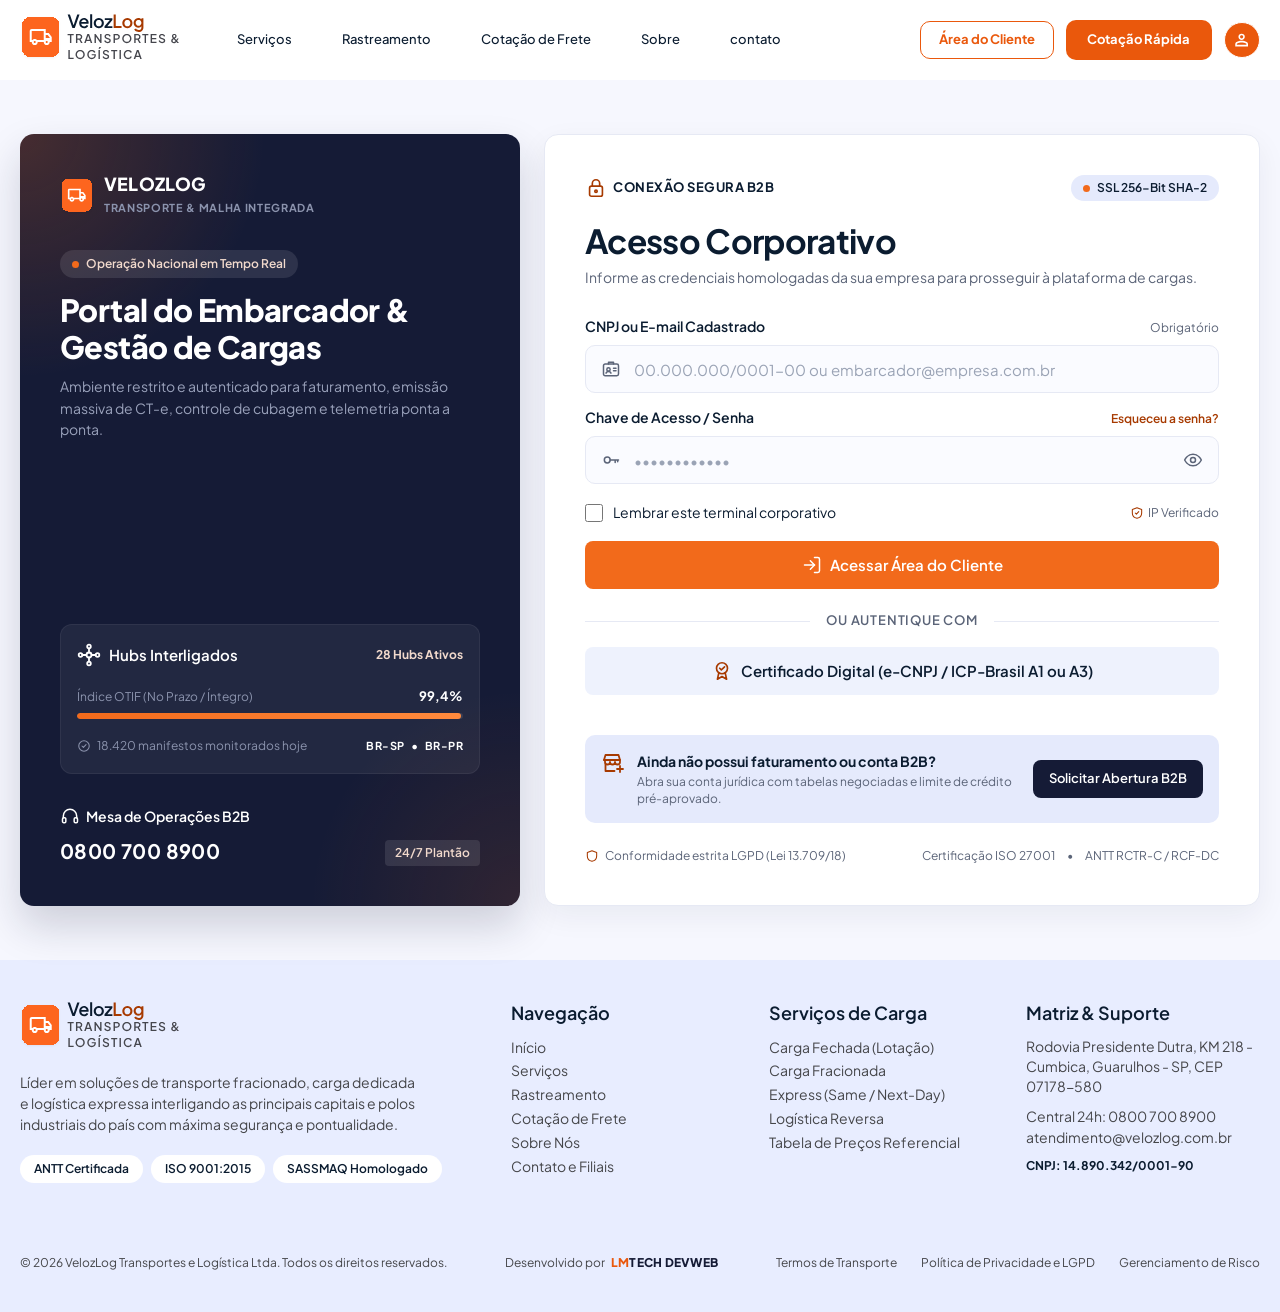
<file: portal.html>
<!DOCTYPE html>
<html lang="pt-BR">

<head>
  <meta charset="UTF-8">
  <meta name="viewport" content="width=device-width, initial-scale=1.0">
  <title>Portal B2B | VelozLog</title>
  <!-- Mesma fonte do site -->
  <link rel="preconnect" href="https://fonts.googleapis.com">
  <link rel="preconnect" href="https://fonts.gstatic.com" crossorigin>
  <link href="https://fonts.googleapis.com/css2?family=Plus+Jakarta+Sans:wght@500;600;700;800&display=swap" rel="stylesheet">
  <link rel="icon" href="/img/icon.svg" type="image/svg+xml">
  <!-- Base do site (fonte, cores, transição entre páginas) -->
  <link rel="stylesheet" href="/css/style.css">
  <!-- CSS só do portal (prefixo pt-) -->
  <link rel="stylesheet" href="/css/portal.css">
  <!-- sem sessão (não passou pelo login): volta para o login antes de desenhar a página -->
  <script>
    try {
      if (!sessionStorage.getItem("velozlog:sessao")) location.replace("/login.html");
    } catch (e) { /* sem sessionStorage: segue */ }
  </script>
</head>

<body class="pt-corpo">
  <div class="pt-app">

    <!-- MENU LATERAL (partials/portal-lateral.tpl) -->
    <div data-include="portal-lateral"></div>

    <!-- ===================== CONTEÚDO ===================== -->
    <div class="pt-principal">

      <!-- TOPO (partials/portal-topo.tpl) -->
      <div data-include="portal-topo"></div>

      <main class="pt-conteudo">

        <!-- ===== PERFIL ===== -->
        <section class="pt-cartao pt-perfil" aria-label="Dados da conta">
          <span class="pt-perfil-icone" aria-hidden="true">
            <svg viewBox="0 0 24 24"><path d="M3 21V8l6 3V8l6 3V4h6v17z" /><path d="M3 21h18M7 17h1M11 17h1M15 17h1" /></svg>
          </span>
          <div class="pt-perfil-dados">
            <div class="pt-perfil-nome">
              <h1>Roberto Mendes</h1>
              <span class="pt-tag pt-tag-laranja">Diretor de Logística</span>
              <span class="pt-tag pt-tag-lavanda"><i></i> SLA Contratado: 99.4%</span>
            </div>
            <p class="pt-perfil-linha">
              <span>Indústrias Metalúrgicas ABC Ltda</span>
              <span class="pt-mono">CNPJ: 12.345.678/0001-90</span>
              <span class="pt-perfil-tabela">Tabela Negociada: <span data-ano-tabela>SP-SUL-2026</span>.B</span>
            </p>
          </div>
          <div class="pt-sync">
            <svg class="pt-sync-icone" viewBox="0 0 24 24" aria-hidden="true"><path d="M21 12a9 9 0 0 1-15.5 6.2M3 12A9 9 0 0 1 18.5 5.8" /><path d="M18.5 2v3.8h-3.8M5.5 22v-3.8h3.8" /></svg>
            <div>
              <small>Sincronização SEFAZ &amp; Siga-Route</small>
              <strong><span id="pt-sync-hora">14:48:12</span> <em id="pt-sync-ha">(Há 2 min)</em></strong>
            </div>
            <button type="button" class="pt-sync-botao" id="pt-sync-botao" aria-label="Sincronizar agora">
              <svg viewBox="0 0 24 24" aria-hidden="true"><path d="M21 12a9 9 0 1 1-2.6-6.4" /><path d="M21 3v6h-6" /></svg>
            </button>
          </div>
        </section>

        <!-- ===== INDICADORES ===== -->
        <section class="pt-kpis" aria-label="Indicadores da operação">
          <article class="pt-cartao pt-kpi">
            <div class="pt-kpi-corpo">
              <div class="pt-kpi-topo">
                <h2>Cargas em trânsito hoje</h2>
                <span class="pt-kpi-icone">
                  <svg viewBox="0 0 24 24" aria-hidden="true"><path d="M2 6h12v10H2z" /><path d="M14 9h4l3 3.5V16h-7" /><circle cx="6" cy="17.5" r="1.8" /><circle cx="17" cy="17.5" r="1.8" /></svg>
                </span>
              </div>
              <p class="pt-kpi-valor"><strong class="pt-contador" id="pt-kpi-transito" data-valor="23" data-digitos="2">23</strong> <span>remessas ativas</span></p>
            </div>
            <div class="pt-kpi-pe">
              <span><i class="pt-ponto"></i> <span id="pt-kpi-transito-pe">20 em rota no prazo</span></span>
              <b class="pt-laranja" id="pt-kpi-ocorrencias">3 com ocorrência</b>
            </div>
          </article>

          <article class="pt-cartao pt-kpi">
            <div class="pt-kpi-corpo">
              <div class="pt-kpi-topo">
                <h2>Coletas agendadas</h2>
                <span class="pt-kpi-icone">
                  <svg viewBox="0 0 24 24" aria-hidden="true"><rect x="5" y="4" width="14" height="17" rx="2" /><path d="M9 4V3h6v1" /><path d="M9 13l2 2 4-4.5" /></svg>
                </span>
              </div>
              <p class="pt-kpi-valor"><strong class="pt-contador" id="pt-kpi-coletas" data-valor="3" data-digitos="2">03</strong> <span>solicitações</span></p>
            </div>
            <div class="pt-kpi-pe">
              <span>Janela prioritária hoje:</span>
              <b class="pt-laranja">Até 16:30</b>
            </div>
          </article>

          <article class="pt-cartao pt-kpi">
            <div class="pt-kpi-corpo">
              <div class="pt-kpi-topo">
                <h2>Entregas no mês</h2>
                <span class="pt-kpi-icone">
                  <svg viewBox="0 0 24 24" aria-hidden="true"><circle cx="12" cy="12" r="9" /><path d="M8.5 12l2.5 2.5 4.5-5" /></svg>
                </span>
              </div>
              <p class="pt-kpi-valor"><strong class="pt-contador" id="pt-kpi-entregas" data-valor="14">14</strong> <span>concluídas</span></p>
            </div>
            <div class="pt-kpi-pe">
              <span>
                <svg viewBox="0 0 24 24" aria-hidden="true"><circle cx="12" cy="12" r="9" /><path d="M8.5 12l2.5 2.5 4.5-5" /></svg>
                Com canhoto digital (POD):
              </span>
              <b id="pt-kpi-pod">100%</b>
            </div>
          </article>

          <article class="pt-cartao pt-kpi">
            <div class="pt-kpi-corpo">
              <div class="pt-kpi-topo">
                <h2>Faturas em aberto</h2>
                <span class="pt-kpi-icone">
                  <svg viewBox="0 0 24 24" aria-hidden="true"><path d="M5 3h14v18l-3-2-2 2-2-2-2 2-2-2-3 2z" /><path d="M9 8h6M9 12h6M9 16h3" /></svg>
                </span>
              </div>
              <p class="pt-kpi-valor pt-kpi-dinheiro">
                <strong><span>R$</span> <b class="pt-contador" data-valor="42850" data-milhar>42.850</b><sup>,00</sup></strong>
              </p>
            </div>
            <div class="pt-kpi-pe">
              <span>Vencimento via DDA:</span>
              <b data-ano-vencimento>28/11/2026</b>
            </div>
          </article>
        </section>

        <!-- ===== AÇÕES RÁPIDAS ===== -->
        <section class="pt-acoes" aria-label="Ações rápidas">
          <a class="pt-acao pt-acao-destaque" href="/portal-coleta.html">
            <span class="pt-acao-icone">
              <svg viewBox="0 0 24 24" aria-hidden="true"><circle cx="12" cy="12" r="9" /><path d="M12 8v8M8 12h8" /></svg>
            </span>
            <span class="pt-acao-texto">
              <strong>Nova Solicitação de Coleta</strong>
              <small>Agendamento imediato</small>
            </span>
            <svg class="pt-acao-seta" viewBox="0 0 24 24" aria-hidden="true"><path d="M5 12h14M13 6l6 6-6 6" /></svg>
          </a>
          <a class="pt-acao" href="/frete.html?editar=1">
            <span class="pt-acao-icone">
              <svg viewBox="0 0 24 24" aria-hidden="true"><rect x="4" y="3" width="16" height="18" rx="2" /><path d="M8 7h8M8 11h2M14 11h2M8 15h2M14 15h2" /></svg>
            </span>
            <span class="pt-acao-texto">
              <strong>Simular Frete B2B</strong>
              <small>Cotação com tarifa B2B</small>
            </span>
            <svg class="pt-acao-seta" viewBox="0 0 24 24" aria-hidden="true"><path d="M9 6l6 6-6 6" /></svg>
          </a>
          <a class="pt-acao" href="/portal-coleta.html#cl-secao-2">
            <span class="pt-acao-icone">
              <svg viewBox="0 0 24 24" aria-hidden="true"><path d="M14 3H6a2 2 0 0 0-2 2v14a2 2 0 0 0 2 2h12a2 2 0 0 0 2-2V9z" /><path d="M14 3v6h6M12 18v-6M9 15l3-3 3 3" /></svg>
            </span>
            <span class="pt-acao-texto">
              <strong>Importar NF-e (XML)</strong>
              <small>Vincular notas à coleta</small>
            </span>
            <svg class="pt-acao-seta" viewBox="0 0 24 24" aria-hidden="true"><path d="M9 6l6 6-6 6" /></svg>
          </a>
          <a class="pt-acao" href="/portal-faturas.html">
            <span class="pt-acao-icone">
              <svg viewBox="0 0 24 24" aria-hidden="true"><path d="M21 15v4a2 2 0 0 1-2 2H5a2 2 0 0 1-2-2v-4" /><path d="M7 10l5 5 5-5M12 15V3" /></svg>
            </span>
            <span class="pt-acao-texto">
              <strong>Extrato Consolidado</strong>
              <small>Exportar Excel / PDF</small>
            </span>
            <svg class="pt-acao-seta" viewBox="0 0 24 24" aria-hidden="true"><path d="M9 6l6 6-6 6" /></svg>
          </a>
        </section>

        <!-- ===== MONITORAMENTO + LATERAL ===== -->
        <div class="pt-grade">

          <section class="pt-cartao pt-monitor" aria-labelledby="pt-monitor-titulo">
            <header class="pt-monitor-topo">
              <h2 id="pt-monitor-titulo"><i class="pt-ponto pt-ponto-pulsa"></i> Monitoramento em Tempo Real</h2>
              <span class="pt-contagem" id="pt-contagem">18 remessas</span>
              <label class="pt-busca">
                <svg viewBox="0 0 24 24" aria-hidden="true"><circle cx="11" cy="11" r="7" /><path d="M20 20l-4-4" /></svg>
                <input type="search" id="pt-busca" placeholder="Filtrar Rastreio, CTe, NF-e ou Cidade..." aria-label="Filtrar por código de rastreio, CT-e, NF-e ou cidade">
              </label>
              <!-- FILTROS (/js/portal.js): abre o painel logo abaixo do botão -->
              <div class="pt-filtros-caixa">
                <button type="button" class="pt-filtro" id="pt-filtro-botao" aria-label="Filtros" aria-haspopup="true" aria-expanded="false" aria-controls="pt-filtros">
                  <svg viewBox="0 0 24 24" aria-hidden="true"><path d="M4 6h10M18 6h2M4 12h4M12 12h8M4 18h12M20 18h0" /><circle cx="16" cy="6" r="2" /><circle cx="10" cy="12" r="2" /><circle cx="18" cy="18" r="2" /></svg>
                  <b class="pt-filtro-num" id="pt-filtro-num" hidden>0</b>
                </button>

                <div class="pt-filtros" id="pt-filtros" role="dialog" aria-label="Filtrar remessas" hidden>
                  <div class="pt-filtros-topo">
                    <strong>Filtrar remessas</strong>
                    <button type="button" class="pt-filtros-limpar" id="pt-filtros-limpar">Limpar</button>
                  </div>

                  <fieldset class="pt-filtros-grupo">
                    <legend>Situação</legend>
                    <div class="pt-filtros-opcoes" id="pt-filtro-situacao"></div>
                  </fieldset>

                  <fieldset class="pt-filtros-grupo">
                    <legend>Modalidade</legend>
                    <div class="pt-filtros-opcoes" id="pt-filtro-modalidade"></div>
                  </fieldset>

                  <div class="pt-filtros-linha">
                    <label class="pt-filtros-campo">
                      <span>UF de destino</span>
                      <select id="pt-filtro-uf"><option value="">Todas</option></select>
                    </label>
                    <label class="pt-filtros-check">
                      <input type="checkbox" id="pt-filtro-hoje">
                      <span>Só previsão para hoje</span>
                    </label>
                  </div>

                  <div class="pt-filtros-rodape">
                    <span id="pt-filtros-resultado">23 remessas</span>
                    <button type="button" class="pt-filtros-ok" id="pt-filtros-ok">Ver resultado</button>
                  </div>
                </div>
              </div>
            </header>

            <div class="pt-tabela-rolagem">
              <table class="pt-tabela">
                <thead>
                  <tr>
                    <th>Rastreio / CT-e</th>
                    <th>Origem &amp; Destino</th>
                    <th>Modalidade</th>
                    <th>Status Operacional</th>
                    <th>Previsão ETA</th>
                    <th class="pt-th-rastreio">Rastreio</th>
                  </tr>
                </thead>
                <!-- linhas montadas pelo /js/portal.js -->
                <tbody id="pt-linhas"></tbody>
              </table>
            </div>

            <footer class="pt-paginacao">
              <span id="pt-mostrando">Mostrando 5 de 18 manifestos em trânsito</span>
              <nav aria-label="Páginas">
                <button type="button" id="pt-anterior">Anterior</button>
                <span id="pt-paginas"></span>
                <button type="button" id="pt-proximo">Próximo</button>
              </nav>
            </footer>
          </section>

          <div class="pt-coluna">

            <!-- corredor sul-sudeste -->
            <!-- CARROSSEL DE CORREDORES (/js/portal.js): troca sozinho a cada 8 s,
                 para ao passar o mouse; setas e bolinhas trocam na hora -->
            <section class="pt-cartao pt-corredor" aria-labelledby="pt-corredor-titulo" aria-roledescription="carrossel">
              <header class="pt-corredor-topo">
                <h2 id="pt-corredor-titulo">
                  <svg viewBox="0 0 24 24" aria-hidden="true"><path d="M9 4L3 6v14l6-2 6 2 6-2V4l-6 2z" /><path d="M9 4v14M15 6v14" /></svg>
                  <span id="pt-corredor-nome">Corredor Sul-Sudeste</span>
                </h2>
                <div class="pt-corredor-nav">
                  <button type="button" class="pt-corredor-seta" id="pt-corredor-anterior" aria-label="Corredor anterior">
                    <svg viewBox="0 0 24 24" aria-hidden="true"><path d="M15 6l-6 6 6 6" /></svg>
                  </button>
                  <button type="button" class="pt-corredor-seta" id="pt-corredor-proximo" aria-label="Próximo corredor">
                    <svg viewBox="0 0 24 24" aria-hidden="true"><path d="M9 6l6 6-6 6" /></svg>
                  </button>
                </div>
              </header>

              <div class="pt-mapa">
                <!-- mapa real (Leaflet + OpenStreetMap, o mesmo da cotação) — montado pelo /js/portal.js -->
                <div class="pt-mapa-leaflet" id="pt-mapa-leaflet" role="img" aria-label="Mapa do corredor com as carretas na última posição GPS"></div>
                <p class="pt-mapa-aviso" id="pt-mapa-aviso" hidden>Mapa indisponível no momento.</p>

                <span class="pt-mapa-chip pt-mapa-ativas"><i class="pt-ponto"></i> <span id="pt-corredor-carretas">4 carretas em rota</span></span>
                <span class="pt-mapa-chip pt-mapa-br" id="pt-corredor-vias">BR-116 / BR-101</span>
                <div class="pt-corredor-pontos" id="pt-corredor-pontos" role="group" aria-label="Escolher corredor"></div>
              </div>

              <!-- fora do mapa: antes cobria a rota e os créditos do OpenStreetMap -->
              <div class="pt-mapa-posto">
                <span>
                  <svg viewBox="0 0 24 24" aria-hidden="true"><circle cx="12" cy="12" r="9" /><path d="M8.5 12l2.5 2.5 4.5-5" /></svg>
                  <span id="pt-corredor-posto">Posto Fiscal Garuva (SC): Liberado</span>
                </span>
                <b id="pt-corredor-fila">Sem Fila</b>
              </div>

              <dl class="pt-corredor-dados">
                <div><dt>Próxima chegada prevista:</dt><dd id="pt-corredor-chegada">Curitiba (CIC) às 15:45</dd></div>
                <div><dt>Velocidade média na frota:</dt><dd><span id="pt-corredor-vel">76 km/h</span> <span>(Dentro da conformidade)</span></dd></div>
                <div><dt>Status da malha rodoviária:</dt><dd class="pt-laranja" id="pt-corredor-malha">Tráfego Normal</dd></div>
                <div><dt>Última posição GPS:</dt><dd id="pt-corredor-gps">há 1 min</dd></div>
              </dl>
            </section>

            <!-- torre dedicada -->
            <section class="pt-torre" aria-labelledby="pt-torre-titulo">
              <header class="pt-torre-topo">
                <h2 id="pt-torre-titulo">
                  <svg viewBox="0 0 24 24" aria-hidden="true"><path d="M4 14v-2a8 8 0 0 1 16 0v2" /><rect x="3" y="14" width="4" height="6" rx="1.5" /><rect x="17" y="14" width="4" height="6" rx="1.5" /></svg>
                  Torre Dedicada ABC
                </h2>
                <span class="pt-ao-vivo"><i></i> Ao Vivo</span>
              </header>
              <p>Sua conta dispõe de analistas operacionais exclusivos monitorando suas remessas 24 horas por dia.</p>
              <div class="pt-gestora">
                <span class="pt-gestora-avatar" aria-hidden="true">TM</span>
                <div>
                  <strong>Tatiane Moreira</strong>
                  <small>Gestora de Conta B2B</small>
                </div>
              </div>
              <div class="pt-torre-botoes">
                <a class="pt-torre-whats" href="#" data-whatsapp="Olá, Tatiane! Sou da Indústrias Metalúrgicas ABC e preciso de apoio com uma remessa.">
                  <svg viewBox="0 0 24 24" aria-hidden="true"><path d="M21 15a2 2 0 0 1-2 2H7l-4 4V5a2 2 0 0 1 2-2h14a2 2 0 0 1 2 2z" /><path d="M8 9h8M8 13h5" /></svg>
                  WhatsApp
                </a>
                <a class="pt-torre-ramal" href="tel:08007008900,9099">
                  <svg viewBox="0 0 24 24" aria-hidden="true"><path d="M22 16.9v3a2 2 0 0 1-2.2 2 19.8 19.8 0 0 1-8.6-3.1 19.5 19.5 0 0 1-6-6A19.8 19.8 0 0 1 2.1 4.2 2 2 0 0 1 4.1 2h3a2 2 0 0 1 2 1.7c.1.9.4 1.8.7 2.7a2 2 0 0 1-.5 2.1L8 9.8a16 16 0 0 0 6 6l1.3-1.3a2 2 0 0 1 2.1-.4c.9.3 1.8.6 2.7.7a2 2 0 0 1 1.7 2z" /></svg>
                  Ramal 9099
                </a>
              </div>
            </section>
          </div>
        </div>

        <!-- ===== AVISO DA JANELA DE COLETA ===== -->
        <section class="pt-cartao pt-aviso" aria-label="Aviso operacional">
          <span class="pt-aviso-icone" aria-hidden="true">
            <svg viewBox="0 0 24 24"><circle cx="12" cy="12" r="9" /><path d="M12 11v5M12 8h0" /></svg>
          </span>
          <div class="pt-aviso-texto">
            <strong>Coleta <span data-protocolo-aviso>COL-2026-8841</span> a caminho (Planta Vinhedo - SP)</strong>
            <p>VUC Sider placa PL-9921 com o motorista Edson Carvalho a caminho da portaria. Previsão de carregamento 15:30.</p>
          </div>
          <div class="pt-aviso-botoes">
            <a class="pt-botao-claro" href="/portal-coleta.html#cl-historico">Acompanhar Coleta</a>
            <button type="button" class="pt-botao-escuro" id="pt-autorizar-doca">Autorizar Doca</button>
          </div>
        </section>

      </main>
    </div>
  </div>


  <script src="/js/whatsapp.js"></script>
  <script src="/js/layout.js"></script>
  <script src="/js/leaflet.js"></script>
  <script src="/js/manifestos.js"></script>
  <script src="/js/portal-base.js"></script>
  <script src="/js/portal.js"></script>
</body>

</html>
</file>
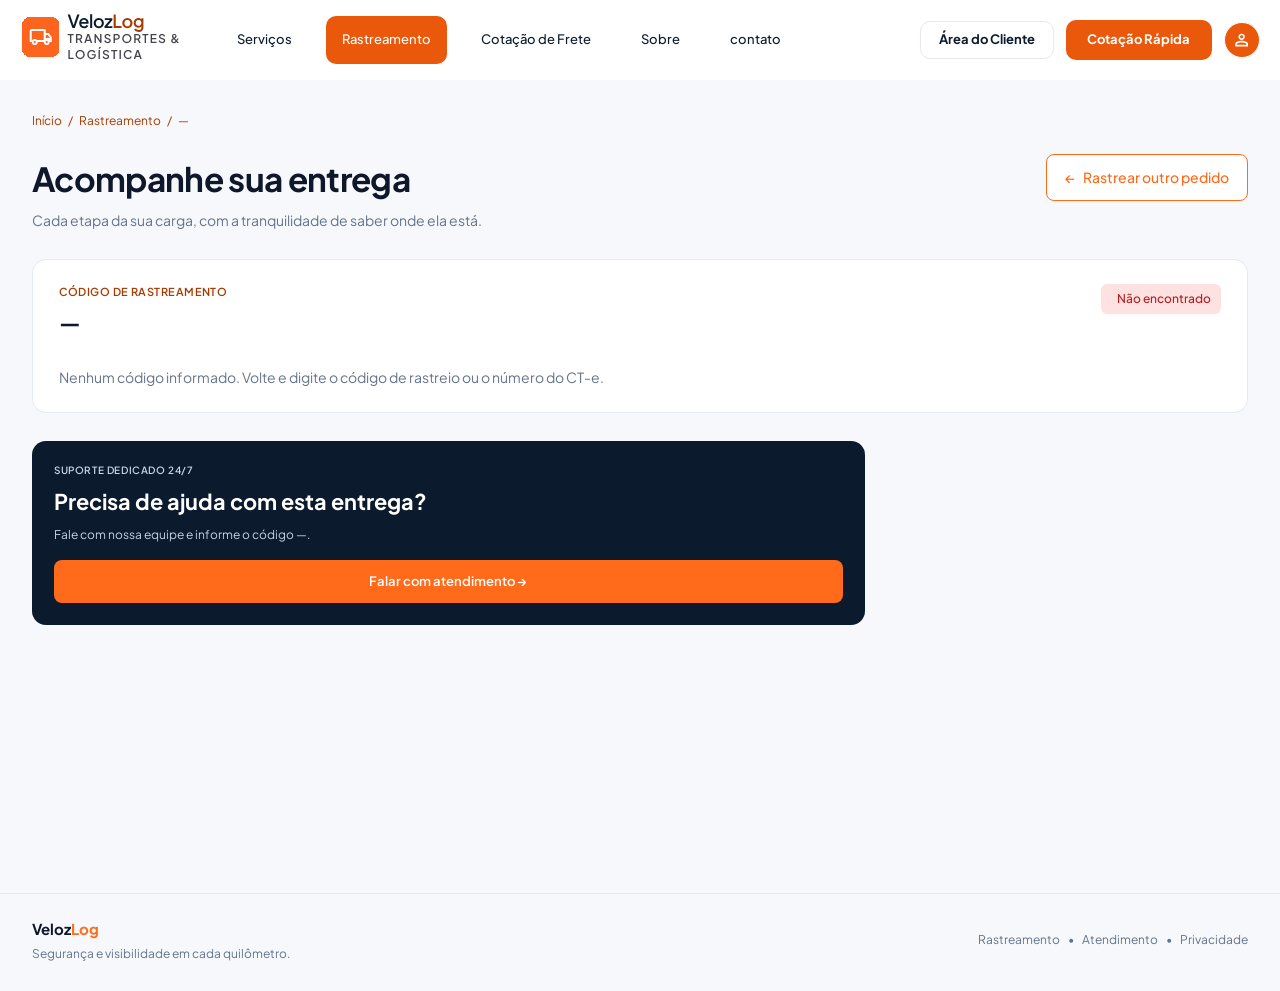
<file: rastreio.html>
<!DOCTYPE html>
<html lang="pt-BR">

<head>
  <meta charset="UTF-8">
  <meta name="viewport" content="width=device-width, initial-scale=1.0">
  <title>Acompanhe sua entrega | VelozLog</title>
  <!-- Mesma fonte do index -->
  <link rel="preconnect" href="https://fonts.googleapis.com">
  <link rel="preconnect" href="https://fonts.gstatic.com" crossorigin>
  <link href="https://fonts.googleapis.com/css2?family=Plus+Jakarta+Sans:wght@500;600;700;800&display=swap" rel="stylesheet">
  <link rel="icon" href="/img/icon.svg" type="image/svg+xml">
  <!-- Mesmo CSS do index (nav, footer, variáveis) -->
  <link rel="stylesheet" href="/css/style.css">
  <!-- CSS só desta página (prefixo rt-) -->
  <link rel="stylesheet" href="/css/rastreio.css">
</head>

<body>

  <!-- NAV (partials/nav.tpl) -->
  <div data-include="nav"></div>

  <main class="rt-pagina">
    <div class="rt-container">

      <!-- Breadcrumb -->
      <nav class="rt-breadcrumb" aria-label="Caminho">
        <a href="/index.html" data-rt="trilha-1">Início</a>
        <span>/</span>
        <a href="/index.html#rastreamento" data-rt="trilha-2">Rastreamento</a>
        <span>/</span>
        <span class="rt-breadcrumb-atual" data-rt="codigo">VLZ-893910-SP</span>
      </nav>

      <!-- Cabeçalho da página -->
      <div class="rt-cabecalho">
        <div>
          <h1 class="rt-titulo">Acompanhe sua entrega</h1>
          <p class="rt-subtitulo">Cada etapa da sua carga, com a tranquilidade de saber onde ela está.</p>
        </div>
        <a href="/index.html#rastreamento" class="rt-btn-voltar" data-rt="voltar">
          <span aria-hidden="true">←</span> <span data-rt="voltar-texto">Rastrear outro pedido</span>
        </a>
      </div>

      <!-- ===================== CARD RESUMO ===================== -->
      <section class="rt-resumo">
        <div class="rt-resumo-topo">
          <div>
            <span class="rt-rotulo">Código de rastreamento</span>
            <strong class="rt-codigo" data-rt="codigo">VLZ-893910-SP</strong>
          </div>
          <div class="rt-tags">
            <span class="rt-tag rt-tag-transito" data-rt="status"><i></i> Em Trânsito</span>
            <span class="rt-tag rt-tag-segura">Carga Segurada</span>
          </div>
        </div>

        <div class="rt-rota">
          <div class="rt-rota-ponto">
            <span class="rt-rotulo">Origem</span>
            <strong data-rt="origem">São Paulo (HUB-01)</strong>
            <small data-rt="origem-sub">São Paulo • SP</small>
          </div>

          <span class="rt-rota-seta" aria-hidden="true">→</span>

          <div class="rt-rota-ponto">
            <span class="rt-rotulo">Destino</span>
            <strong data-rt="destino">Curitiba (PR)</strong>
            <small data-rt="destino-sub">Paraná</small>
          </div>

          <div class="rt-previsao">
            <span class="rt-rotulo" data-rt="previsao-rotulo">Previsão de entrega</span>
            <strong data-rt="previsao">Hoje, até 18:30</strong>
            <small data-rt="previsao-nota">Acompanhe as próximas atualizações.</small>
            <!-- só aparece quando o pedido foi entregue (rastreio.js) -->
            <div class="rt-comp-acoes" data-rt="comprovante" hidden>
              <button type="button" class="rt-comp-btn" data-pod-ver aria-label="Visualizar comprovante de entrega">
                <svg viewBox="0 0 24 24" aria-hidden="true"><path d="M2 12s3.6-7 10-7 10 7 10 7-3.6 7-10 7S2 12 2 12z" /><circle cx="12" cy="12" r="3" /></svg>
                Visualizar
              </button>
              <button type="button" class="rt-comp-btn rt-comp-btn-claro" data-pod-baixar aria-label="Baixar comprovante de entrega em PDF">
                <svg viewBox="0 0 24 24" aria-hidden="true"><path d="M21 15v4a2 2 0 0 1-2 2H5a2 2 0 0 1-2-2v-4" /><path d="M7 10l5 5 5-5M12 15V3" /></svg>
                Baixar PDF
              </button>
            </div>
          </div>
        </div>

        <div class="rt-progresso">
          <div class="rt-progresso-info">
            <span>Telemetria em tempo real • <span data-rt="local">BR-116 KM 84</span></span>
            <strong><span data-rt="porcentagem">75</span>% do trajeto concluído</strong>
          </div>
          <div class="rt-barra">
            <div class="rt-barra-preenchida" data-progresso="75"></div>
          </div>

          <ol class="rt-etapas" data-rt="etapas">
            <li class="rt-etapa rt-feita"><span class="rt-etapa-icone">✓</span> Coleta realizada</li>
            <li class="rt-etapa rt-feita"><span class="rt-etapa-icone">✓</span> No centro de distribuição</li>
            <li class="rt-etapa rt-atual"><span class="rt-etapa-icone">03</span> Em trânsito</li>
            <li class="rt-etapa"><span class="rt-etapa-icone">04</span> Entregue</li>
          </ol>
        </div>
      </section>

      <!-- ===================== GRADE INFERIOR ===================== -->
      <div class="rt-grade">

        <!-- Histórico de movimentações -->
        <section class="rt-historico">
          <div class="rt-historico-topo">
            <div>
              <h2>Histórico de movimentações</h2>
              <p>Da coleta ao destino, acompanhe cada atualização.</p>
            </div>
            <span class="rt-selo-cinza">Mais recentes primeiro</span>
          </div>

          <ul class="rt-linha-tempo" data-rt="historico">
            <li class="rt-evento rt-evento-atual">
              <span class="rt-evento-icone">03</span>
              <div class="rt-evento-texto">
                <h3>Carga em trânsito</h3>
                <span class="rt-evento-local">BR-116 KM 84 • A caminho de Curitiba (PR)</span>
                <p>Sua carga segue viagem para o destino.</p>
              </div>
              <span class="rt-evento-status">Agora</span>
            </li>

            <li class="rt-evento">
              <span class="rt-evento-icone">✓</span>
              <div class="rt-evento-texto">
                <h3>Saída do centro de distribuição</h3>
                <span class="rt-evento-local">São Paulo (HUB-01)</span>
                <p>Carga liberada para transferência rodoviária.</p>
              </div>
              <span class="rt-evento-status">Concluído</span>
            </li>

            <li class="rt-evento">
              <span class="rt-evento-icone">✓</span>
              <div class="rt-evento-texto">
                <h3>Carga recebida no hub</h3>
                <span class="rt-evento-local">São Paulo (HUB-01)</span>
                <p>Conferência finalizada no centro de distribuição.</p>
              </div>
              <span class="rt-evento-status">Concluído</span>
            </li>

            <li class="rt-evento">
              <span class="rt-evento-icone">✓</span>
              <div class="rt-evento-texto">
                <h3>Coleta realizada</h3>
                <span class="rt-evento-local">São Paulo • SP</span>
                <p>Mercadoria coletada e integrada à operação.</p>
              </div>
              <span class="rt-evento-status">Concluído</span>
            </li>
          </ul>

          <p class="rt-historico-nota">As movimentações são exibidas conforme o registro em cada etapa da operação.</p>
        </section>

        <!-- Coluna lateral -->
        <aside class="rt-lateral">
          <section class="rt-info">
            <h2>Informações do transporte</h2>
            <dl data-rt="info">
              <div>
                <dt>Modal</dt>
                <dd>Rodoviário</dd>
              </div>
              <div>
                <dt>Origem</dt>
                <dd>São Paulo (HUB-01)</dd>
              </div>
              <div>
                <dt>Destino</dt>
                <dd>Curitiba (PR)</dd>
              </div>
              <div>
                <dt>Proteção da carga</dt>
                <dd>Seguro incluso</dd>
              </div>
            </dl>
            <p class="rt-info-nota">Sua carga é monitorada durante toda a viagem.</p>
          </section>

          <section class="rt-suporte">
            <span class="rt-suporte-rotulo">Suporte dedicado 24/7</span>
            <h2>Precisa de ajuda com esta entrega?</h2>
            <p>Fale com nossa equipe e informe o código <span data-rt="codigo">VLZ-893910-SP</span>.</p>
            <a href="/index.html#contato" class="rt-suporte-btn" data-whatsapp>Falar com atendimento →</a>
          </section>
        </aside>

      </div>
    </div>
  </main>

  <!-- ===================== RODAPÉ DA PÁGINA ===================== -->
  <footer class="rt-rodape">
    <div class="rt-container rt-rodape-conteudo">
      <div>
        <strong class="rt-rodape-marca">Veloz<span>Log</span></strong>
        <p>Segurança e visibilidade em cada quilômetro.</p>
      </div>
      <nav class="rt-rodape-links" aria-label="Links do rodapé">
        <a href="/index.html#rastreamento">Rastreamento</a>
        <span aria-hidden="true">•</span>
        <a href="/index.html#contato">Atendimento</a>
        <span aria-hidden="true">•</span>
        <a href="#">Privacidade</a>
      </nav>
    </div>
  </footer>

  <!-- ===================== COMPROVANTE DE ENTREGA (POD) =====================
       Conteúdo montado pelo rastreio.js. "Baixar PDF" imprime só esta janela
       (no destino da impressão, escolha "Salvar como PDF"). -->
  <dialog class="rt-pod" id="rt-pod" aria-labelledby="rt-pod-titulo">
    <header class="rt-pod-topo">
      <div>
        <span class="rt-rotulo">Comprovante de entrega (POD)</span>
        <h2 id="rt-pod-titulo">VLZ-000000-UF</h2>
      </div>
      <button type="button" class="rt-pod-fechar" data-pod-fechar aria-label="Fechar comprovante">
        <svg viewBox="0 0 24 24" aria-hidden="true"><path d="M6 6l12 12M18 6L6 18" /></svg>
      </button>
    </header>
    <div class="rt-pod-corpo" id="rt-pod-corpo"></div>
    <footer class="rt-pod-acoes">
      <button type="button" class="rt-comp-btn rt-comp-btn-claro" data-pod-fechar>Fechar</button>
      <button type="button" class="rt-comp-btn" data-pod-baixar>
        <svg viewBox="0 0 24 24" aria-hidden="true"><path d="M21 15v4a2 2 0 0 1-2 2H5a2 2 0 0 1-2-2v-4" /><path d="M7 10l5 5 5-5M12 15V3" /></svg>
        Baixar PDF
      </button>
    </footer>
  </dialog>

  <script src="/js/layout.js"></script>
  <script src="/js/manifestos.js"></script>
  <script src="/js/whatsapp.js"></script>
  <script src="/js/rastreio.js"></script>
</body>

</html>
</file>
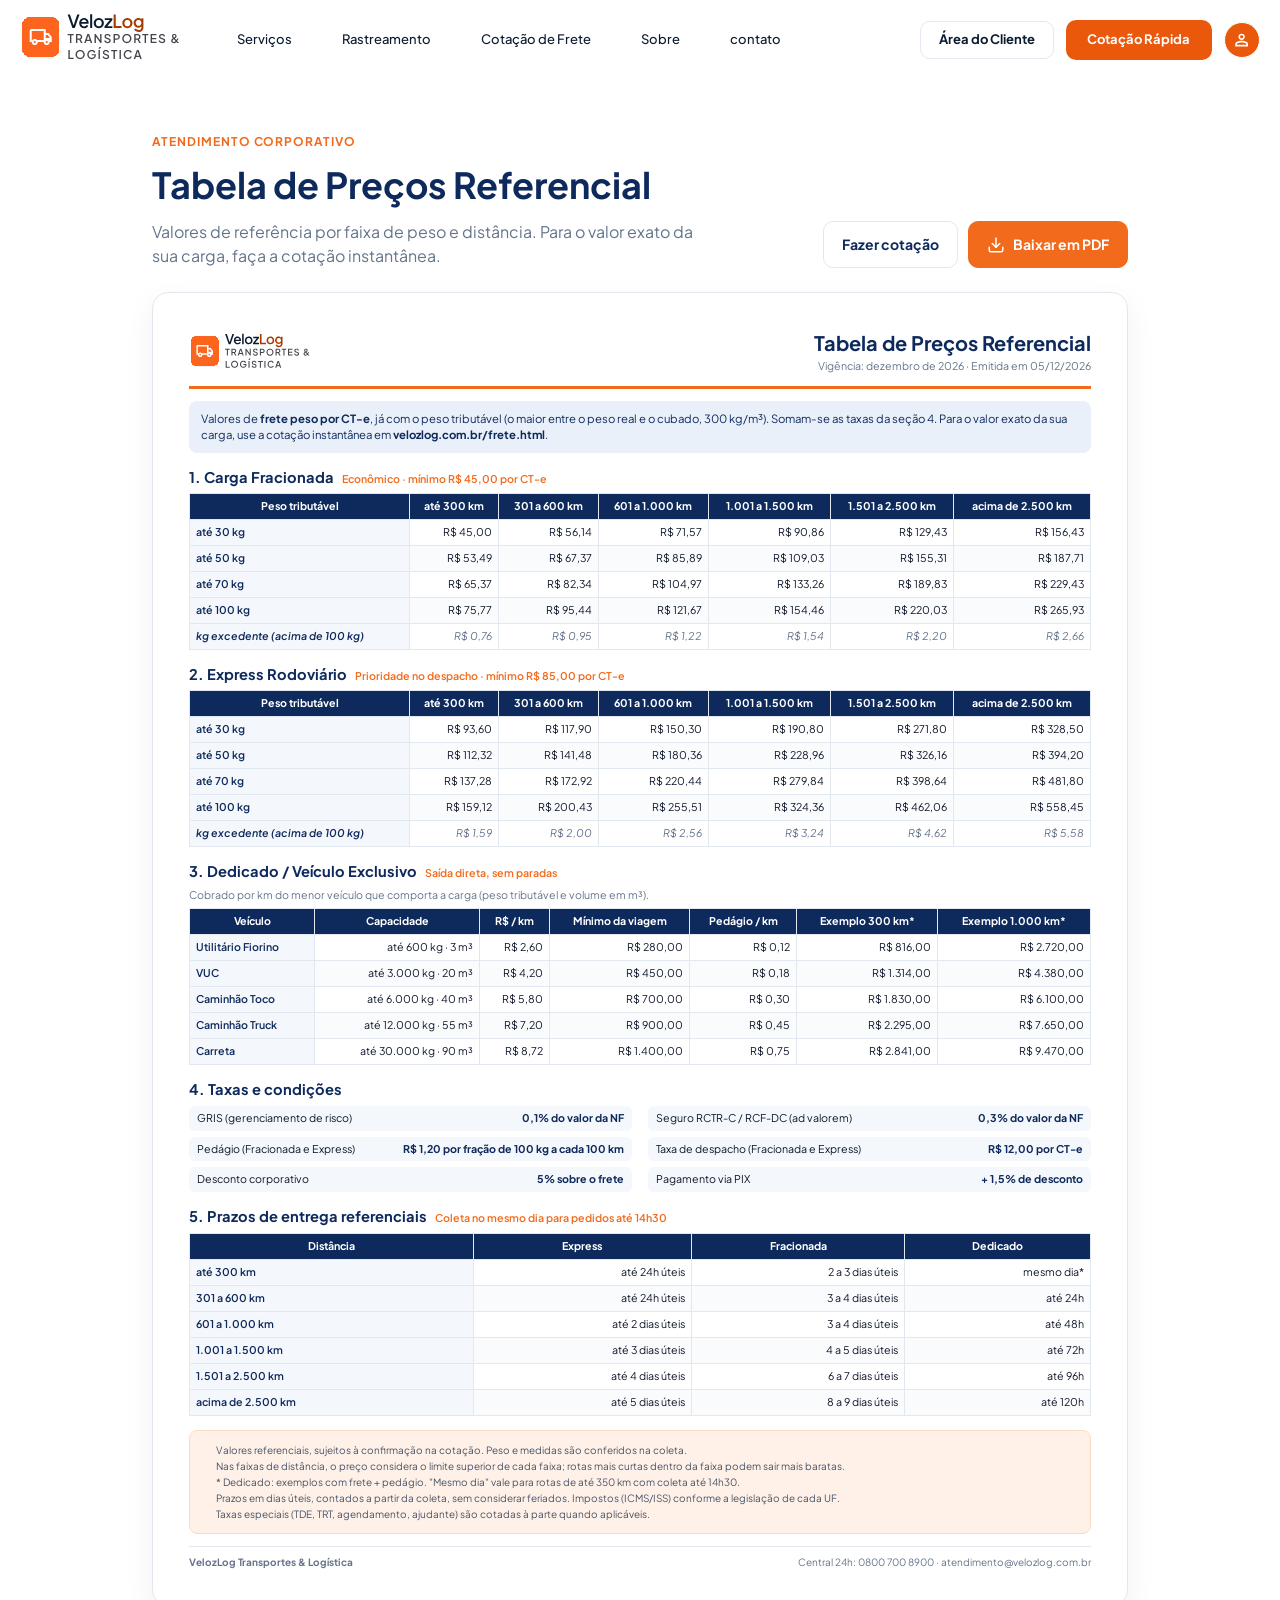
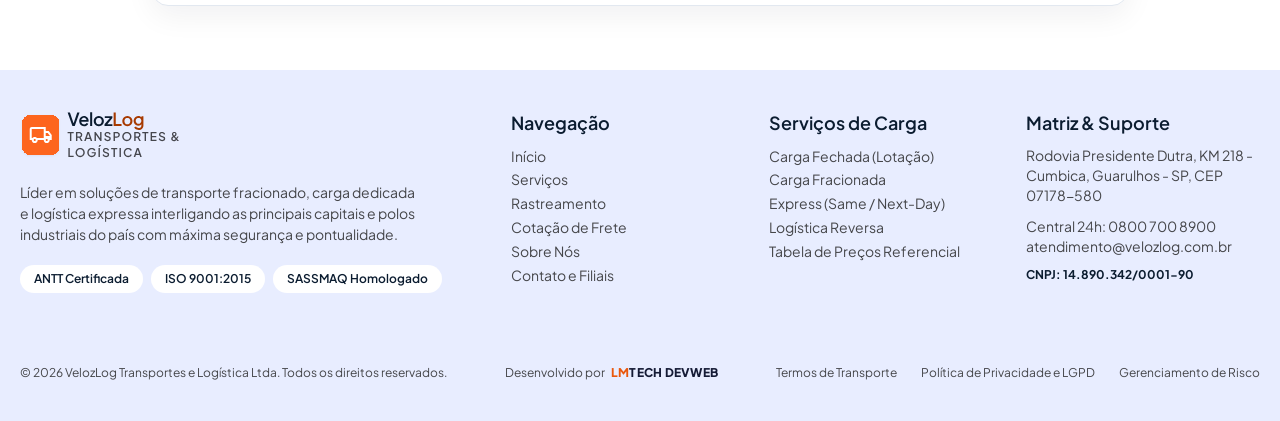
<file: tabela-precos.html>
<!DOCTYPE html>
<html lang="pt-BR">

<head>
  <meta charset="UTF-8">
  <meta name="viewport" content="width=device-width, initial-scale=1.0">
  <title>Tabela de Preços Referencial | VelozLog</title>
  <link rel="preconnect" href="https://fonts.googleapis.com">
  <link rel="preconnect" href="https://fonts.gstatic.com" crossorigin>
  <link href="https://fonts.googleapis.com/css2?family=Plus+Jakarta+Sans:wght@500;600;700;800&display=swap" rel="stylesheet">
  <link rel="icon" href="/img/icon.svg" type="image/svg+xml">
  <!-- Mesmo CSS do index (nav, footer, variáveis) -->
  <link rel="stylesheet" href="/css/style.css">
  <!-- CSS só desta página (prefixo tp-pagina) -->
  <link rel="stylesheet" href="/css/tabela-precos.css">
</head>

<body>

  <!-- NAV (partials/nav.tpl) -->
  <div data-include="nav"></div>

  <main class="tp-pagina">
    <div class="tp-pagina-topo">
      <div>
        <span class="tp-pagina-eyebrow">Atendimento corporativo</span>
        <h1>Tabela de Preços Referencial</h1>
        <p>Valores de referência por faixa de peso e distância. Para o valor exato da sua carga, faça a cotação instantânea.</p>
      </div>
      <div class="tp-pagina-acoes">
        <a class="tp-pagina-botao" href="/index.html#cotacao">Fazer cotação</a>
        <button type="button" class="tp-pagina-botao tp-pagina-botao-laranja" data-tabela-pdf>
          <svg viewBox="0 0 24 24" aria-hidden="true">
            <path d="M21 15v4a2 2 0 0 1-2 2H5a2 2 0 0 1-2-2v-4" />
            <path d="M7 10l5 5 5-5" />
            <path d="M12 15V3" />
          </svg>
          <span data-rotulo>Baixar em PDF</span>
        </button>
      </div>
    </div>

    <!-- a tabela é montada pelo /js/tabela-precos.js com os números do /js/precos.js -->
    <article class="tp-pagina-folha" data-tabela-precos></article>
  </main>

  <!-- FOOTER (partials/footer.tpl) -->
  <div data-include="footer"></div>

  <script src="/js/layout.js"></script>
  <script src="/js/precos.js"></script>
  <script src="/js/tabela-precos.js"></script>
</body>

</html>
</file>
<file: css/style.css>
* {
  margin: 0;
  padding: 0;
  font-family: "Plus Jakarta Sans", Arial, Helvetica, sans-serif;
  box-sizing: border-box;
}

:root {
  --laranja: #ea580c;
  --laranja-escuro: #a23e09;
  --cor-texto: #0b1c30;
  --cor-texto-suave: #45464a;
  --fundo: #fff;
  --borda: #e6e8f2;
  --navy: #151b36;
  /* Fundo ocupa a tela toda; o conteúdo fica limitado a 1280px e centralizado.
  Em telas menores que 1320px, sobra uma margem mínima de 20px de cada lado. */
  --largura-max: 1280px;
  --lateral: max(20px, calc((100% - var(--largura-max)) / 2));
  --lavanda: #f3f5ff;
  --lavanda-forte: #e8edff;
  --sombra: 0 10px 30px rgba(21, 27, 54, 0.08);
  --altura-topo: 87px; /* altura do menu */
  /* tempo/curva padrão dos efeitos (hover, foco, troca de cor) em todo o site */
  --transicao: 0.3s cubic-bezier(0.22, 0.61, 0.36, 1);
}

/* ---------- TRANSIÇÃO ENTRE PÁGINAS ----------
   Feita pelo navegador (View Transitions): a página antiga continua na tela
   e a nova surge por cima dela — nunca aparece uma tela branca no meio.
   Chrome, Edge e Safari recentes; nos outros, a troca é normal (instantânea). */
@view-transition {
  navigation: auto;
}

/* a antiga fica parada, servindo de fundo… */
::view-transition-old(root) {
  animation: none;
}

/* …e a nova aparece suavemente por cima */
::view-transition-new(root) {
  animation: vl-pagina-surge 0.4s cubic-bezier(0.22, 0.61, 0.36, 1) both;
}

@keyframes vl-pagina-surge {
  from {
    opacity: 0;
  }
}

@media (prefers-reduced-motion: reduce) {
  @view-transition {
    navigation: none;
  }
}

html {
  scroll-snap-type: y proximity;
}

/* o JavaScript desliga o snap enquanto anima a rolagem */
html.rolando {
  scroll-snap-type: none;
}

/* snap só liga depois que nav e footer entram na página (layout.js marca
   data-layout-pronto). Antes disso o "imã" grudava no hero e, quando o menu
   aparecia em cima, a página ficava rolada com o menu escondido. */
html:not([data-layout-pronto]) {
  scroll-snap-type: none;
}

body {
  width: 100%;
  /* responsivo para computador, meia janela e tablet (a partir de 768px);
     o celular terá uma versão própria */
  min-width: 768px;
  min-height: 100vh;
  font-family: "Plus Jakarta Sans", system-ui, sans-serif;
  background-color: var(--fundo);
  color: var(--cor-texto);
  line-height: 1.5;
}

/* Primeira tela: hero + indicadores ocupam a janela inteira (menos o menu) */
main {
  display: flex;
  flex-direction: column;
  min-height: calc(100vh - var(--altura-topo));
  min-height: calc(100dvh - var(--altura-topo));
}

ul {
  list-style: none;
}

a {
  color: inherit;
  text-decoration: none;
}

a:focus-visible,
button:focus-visible,
input:focus-visible,
select:focus-visible {
  outline: 3px solid var(--laranja);
  outline-offset: 2px;
}

/* ---------- PONTOS DE SNAP ---------- */
.topo,
.hero,
.servicos,
.seguranca,
.cotacao {
  scroll-snap-align: start;
}

/* ---------- COTAÇÃO: ocupa uma tela inteira, card centralizado ---------- */
#cotacao {
  display: flex;
  align-items: center;
  min-height: 100vh;
  min-height: 100dvh;
  padding: 96px var(--lateral);
  background:
    linear-gradient(
      180deg,
      rgba(248, 249, 255, 0.9) 0%,
      rgba(248, 249, 255, 0.1) 35%,
      rgba(248, 249, 255, 0.1) 65%,
      rgba(248, 249, 255, 0.95) 100%
    ),
    url("/img/galpao.jpg") center / cover no-repeat;
}

.cotacao-container {
  display: grid;
  grid-template-columns: minmax(0, 1fr) minmax(0, min(653px, 58%));
  gap: 23px;
  align-items: center;
  width: 100%;
  max-width: 1140px; /* card à esquerda, foto aparece à direita */
  background: rgba(232, 237, 255, 0.85);
  backdrop-filter: blur(6px);
  border-radius: 24px;
  box-shadow: var(--sombra);
  padding-right: 40px;
}

/* ---------- NAV BAR ---------- */
.topo {
  display: grid;
  grid-template-columns: auto minmax(0, 1fr) auto;
  align-items: center;
  column-gap: clamp(16px, 3.1vw, 40px); /* logo → menu (40px no máx.) */
  padding: 12px var(--lateral);
  background: var(--fundo);
}

.logo {
  justify-self: start;
}

.acoes {
  justify-self: end;
}

.menu {
  display: flex;
  align-items: center;
  justify-content: space-between;
  gap: clamp(4px, 0.8vw, 10px);
  margin-right: clamp(16px, 6.5vw, 84px); /* menu → botões (84px no máx.) */
  padding: 3px 0;
}

.menu ul {
  gap: 10px;
}

.menu li {
  align-self: center;
}

.menu a {
  display: block;
  padding: 16px clamp(8px, 1.25vw, 16px);
  border-radius: 10px;
  font-size: 13px;
  font-weight: 500;
  line-height: 1.2;
  color: var(--cor-texto);
  white-space: nowrap;
  transition:
    background-color var(--transicao),
    color var(--transicao);
}

.menu a.ativo {
  background: var(--laranja, #f26a1b);
  color: #fff;
  border-radius: 10px;
}

/* hover laranja e branco ao dar tab ou selecionar */
.menu a:hover,
.menu a:focus-visible {
  background-color: var(--laranja);
  color: #fff;
  outline: none;
}

.btn-area:focus-visible {
  background-color: #fff;
  color: var(--laranja);
  outline: none;
  border-color: var(--laranja);
}

.acoes {
  display: flex;
  align-items: center;
  gap: clamp(8px, 1vw, 12px);
  flex-shrink: 0;
}

.btn-area {
  padding: 10px clamp(12px, 1.4vw, 18px);
  border-radius: 10px;
  border: 1px solid var(--borda);
  background: #fff;
  font-size: 13px;
  font-weight: 700;
  line-height: 1.2;
  text-decoration: none;
  transition: background var(--transicao);
  white-space: nowrap; /* texto em uma linha só */
}

.btn-area:hover,
.btn-area.ativo {
  border-color: var(--laranja);
  color: var(--laranja);
}

.btn-cotacao {
  padding: 12px clamp(14px, 1.7vw, 22px);
  border-radius: 10px;
  background: var(--laranja);
  color: #fff;
  font-size: 13px;
  font-weight: 700;
  line-height: 1.2;
  text-decoration: none;
  transition: background var(--transicao);
  white-space: nowrap; /* texto em uma linha só */
}

.btn-cotacao:hover {
  background: var(--laranja-escuro);
}

.avatar {
  flex-shrink: 0; /* não deixa o círculo encolher */
  width: 36px;
  height: 36px;
  border-radius: 50%;
  border: 1px solid #fff;
  background: var(--laranja);
  display: grid;
  place-items: center;
  cursor: pointer;
  transition: background-color var(--transicao);
}

.avatar .icone-mask {
  width: 100%;
  height: 100%;
  background-color: #fff;
  -webkit-mask: var(--icone) center / contain no-repeat;
  mask: var(--icone) center / contain no-repeat;
  transition: background-color var(--transicao);
}

/* ---------- HERO ---------- */
.hero {
  display: grid;
  grid-template-columns: 1.1fr 0.9fr;
  gap: 48px;
  align-items: center;
  justify-content: center;
  padding: 96px var(--lateral);
  background: linear-gradient(180deg, #f8f9ff 0%, #fff 100%);
}

/* o hero estica e empurra os indicadores para o fim da tela */
main > .hero {
  flex: 1 0 auto;
  padding-block: clamp(32px, 8vh, 96px);
}

.hero-texto span {
  color: var(--laranja);
}

.selo {
  display: inline-flex;
  align-items: center;
  gap: 6px;
  margin-bottom: 20px;
  padding: 5px 12px;
  border-radius: 99px;
  background: var(--lavanda-forte);
  font-size: 10px;
  font-weight: 700;
  letter-spacing: 0.04em;
  text-transform: uppercase;
  color: var(--cor-texto);
}

.selo::before {
  content: "";
  width: 6px;
  height: 6px;
  border-radius: 50%;
  background: var(--laranja);
}

.hero h1 {
  margin-bottom: 16px;
  font-size: clamp(32px, 3.6vw, 46px);
  font-weight: 800;
  line-height: 1.1;
  letter-spacing: -0.03em;
  color: var(--cor-texto);
}

.hero h1 em {
  font-style: normal;
  color: var(--laranja);
}

.hero-texto > p:not(.selo):not(.hero-cobertura) {
  max-width: 520px;
  font-size: 14px;
  line-height: 1.6;
  color: var(--cor-texto-suave);
}

.hero .hero-selos {
  display: flex;
  flex-wrap: wrap;
  gap: 10px;
  margin: 20px 0;
}

.hero .hero-selos li {
  display: flex;
  align-items: center;
  gap: 10px;
  padding: 10px 16px;
  border: 0;
  border-radius: 8px;
  background: #fff;
  box-shadow: 0 1px 4px rgba(21, 27, 54, 0.08);
  font-size: 13px;
  font-weight: 600;
  transition: box-shadow var(--transicao);
}

.hero .hero-selos li:hover {
  box-shadow:
    inset 0 0 0 1px var(--laranja),
    0 1px 4px rgba(21, 27, 54, 0.08);
}

.hero .hero-selos li img {
  display: block;
  width: 18px;
  height: 18px;
  flex-shrink: 0;
}

.hero-cobertura {
  font-size: 11px;
  color: var(--cor-texto-suave);
}

.hero-rodape {
  display: flex;
  align-items: center;
  gap: 12px;
}

.avatares {
  display: flex;
}

.avatares li {
  display: grid;
  place-items: center;
  width: 28px;
  height: 28px;
  margin-left: -8px;
  border: 2px solid #fff;
  border-radius: 50%;
  background: var(--lavanda-forte);
  font-size: 8px;
  font-weight: 700;
  color: var(--cor-texto);
}

/* PR: laranja */
.avatares li:nth-child(2) {
  background: var(--laranja);
  color: #fff;
}

/* MG: azul-escuro */
.avatares li:nth-child(3) {
  background: var(--navy);
  color: #fff;
}

.ic {
  width: 18px;
  height: 18px;
  fill: none;
  stroke: var(--laranja);
  stroke-width: 2;
  stroke-linecap: round;
  stroke-linejoin: round;
}

/* ---------- CARD DE RASTREAMENTO / SIMULAR FRETE ---------- */
.card-rastreio {
  padding: 20px;
  border-radius: 16px;
  background: #fff;
  box-shadow: var(--sombra);
}

/* abas: a "pílula" laranja desliza de um lado para o outro */
.abas {
  position: relative;
  display: grid;
  grid-template-columns: 1fr 1fr;
  gap: 4px;
  margin-bottom: 20px;
  padding: 4px;
  border-radius: 12px;
  background: var(--lavanda-forte);
}

.abas::before {
  content: "";
  position: absolute;
  top: 4px;
  bottom: 4px;
  left: 4px;
  width: calc((100% - 12px) / 2);
  border-radius: 9px;
  background: var(--laranja);
  box-shadow: 0 2px 6px rgba(234, 88, 12, 0.3);
  transition: transform 0.35s cubic-bezier(0.4, 0, 0.2, 1);
}

.abas[data-ativa="simular"]::before {
  transform: translateX(calc(100% + 4px));
}

.abas button {
  position: relative;
  z-index: 1;
  padding: 12px;
  border: 0;
  border-radius: 9px;
  background: transparent;
  font-size: 14px;
  font-weight: 700;
  color: var(--cor-texto-suave);
  cursor: pointer;
  transition: color 0.25s;
}

.abas button:hover {
  color: var(--cor-texto);
}

.abas button[aria-selected="true"],
.abas button[aria-selected="true"]:hover {
  color: #fff;
}

/* ---- altura dinâmica: o container anima de uma altura para a outra ---- */
.paineis,
.estados {
  position: relative;
  transition: height 0.45s cubic-bezier(0.4, 0, 0.2, 1);
}

/* folga de 4px para o brilho do foco dos campos não ser cortado */
.paineis {
  margin: -4px;
  padding: 4px;
}

.paineis.animando,
.estados.animando {
  overflow: hidden;
}

/* só o painel/estado ativo ocupa espaço; os outros ficam por trás, invisíveis */
.painel,
.estado {
  position: absolute;
  top: 0;
  left: 0;
  right: 0;
  display: flex;
  flex-direction: column;
  min-width: 0;
  opacity: 0;
  visibility: hidden;
  pointer-events: none;
  transform: translateY(10px);
  transition:
    opacity 0.35s ease,
    transform 0.35s ease,
    visibility 0s linear 0.35s;
}

.painel {
  top: 4px;
  left: 4px;
  right: 4px;
}

.painel.ativo,
.estado.ativo {
  position: relative;
  top: auto;
  left: auto;
  right: auto;
  opacity: 1;
  visibility: visible;
  pointer-events: auto;
  transform: none;
  transition:
    opacity 0.4s ease 0.1s,
    transform 0.4s ease 0.1s,
    visibility 0s;
}

/* ---- campo de busca ---- */
.rastreio-form label {
  display: block;
  margin-bottom: 10px;
  font-size: 12px;
  font-weight: 700;
  letter-spacing: 0.04em;
  text-transform: uppercase;
  color: var(--cor-texto-suave);
}

.campo-busca {
  display: flex;
  align-items: center;
  gap: 10px;
  margin-bottom: 18px;
  padding: 6px 6px 6px 16px;
  border-radius: 12px;
  background: #f3f5ff;
  transition:
    box-shadow var(--transicao),
    background-color var(--transicao);
}

.campo-busca:focus-within {
  background: #fff;
  box-shadow: 0 0 0 2px var(--laranja);
}

.campo-busca > svg {
  flex-shrink: 0;
  width: 20px;
  height: 20px;
  fill: none;
  stroke: #7b8499;
  stroke-width: 2;
  stroke-linecap: round;
  stroke-linejoin: round;
}

.campo-busca input {
  flex: 1;
  min-width: 0;
  height: 42px;
  border: 0;
  background: transparent;
  font-size: 15px;
  color: var(--cor-texto);
}

.campo-busca input::placeholder {
  color: #8f98ad;
}

.campo-busca input:focus-visible {
  outline: none;
}

.campo-busca.erro {
  box-shadow: 0 0 0 2px var(--laranja);
  animation: tremer 0.4s ease;
}

@keyframes tremer {
  0%,
  100% {
    transform: translateX(0);
  }
  20% {
    transform: translateX(-6px);
  }
  40% {
    transform: translateX(6px);
  }
  60% {
    transform: translateX(-4px);
  }
  80% {
    transform: translateX(4px);
  }
}

.btn-rastrear {
  display: inline-flex;
  align-items: center;
  gap: 8px;
  padding: 12px 18px;
  border: 0;
  border-radius: 10px;
  background: var(--laranja);
  font-size: 14px;
  font-weight: 700;
  color: #fff;
  cursor: pointer;
  transition: background-color var(--transicao);
}

.btn-rastrear:hover {
  background: var(--laranja-escuro);
}

.btn-rastrear svg {
  width: 16px;
  height: 16px;
  fill: none;
  stroke: #fff;
  stroke-width: 2.2;
  stroke-linecap: round;
  stroke-linejoin: round;
}

.btn-rastrear:disabled {
  cursor: wait;
  opacity: 0.85;
}

.btn-rastrear.carregando svg {
  display: none;
}

.btn-rastrear.carregando::after {
  content: "";
  width: 14px;
  height: 14px;
  border: 2px solid #fff;
  border-top-color: transparent;
  border-radius: 50%;
  animation: girar 0.7s linear infinite;
}

@keyframes girar {
  to {
    transform: rotate(360deg);
  }
}

/* ---- estado vazio ---- */
.estado-vazio {
  align-items: center;
  justify-content: center;
  gap: 6px;
  padding: 22px 20px;
  text-align: center;
  border: 1.5px dashed #c5d0ec;
  border-radius: 14px;
  background: #f3f6ff;
}

.vazio-icone {
  display: grid;
  place-items: center;
  width: 52px;
  height: 52px;
  margin-bottom: 6px;
  border-radius: 50%;
  background: #dbe7ff;
}

.vazio-icone svg {
  width: 26px;
  height: 26px;
  fill: none;
  stroke: var(--laranja);
  stroke-width: 1.8;
  stroke-linecap: round;
  stroke-linejoin: round;
}

.vazio-icone .lupa {
  fill: #dbe7ff;
}

.estado-vazio h3 {
  font-size: 18px;
  font-weight: 700;
  color: var(--cor-texto);
}

.estado-vazio p {
  max-width: 340px;
  font-size: 13.5px;
  line-height: 1.5;
  color: var(--cor-texto-suave);
}

.estado-vazio p strong {
  color: var(--cor-texto);
}

.vazio-nota {
  display: flex;
  align-items: center;
  gap: 8px;
  margin-top: 8px;
  font-size: 13px;
  color: var(--cor-texto-suave);
}

.vazio-nota svg {
  width: 20px;
  height: 20px;
  fill: none;
  stroke: var(--laranja-escuro);
  stroke-width: 2;
  stroke-linecap: round;
  stroke-linejoin: round;
}

/* ---- estado resultado ---- */
.estado-resultado {
  gap: 20px;
  padding: 18px;
  border-radius: 14px;
  background: #eef2ff;
}

.estado-resultado > header {
  display: flex;
  align-items: center;
  gap: 10px;
}

.estado-resultado h2 {
  font-family: "Cascadia Mono", Consolas, ui-monospace, monospace;
  font-size: 17px;
  font-weight: 700;
  letter-spacing: 0.05em;
  color: var(--cor-texto);
}

.status {
  display: inline-flex;
  align-items: center;
  gap: 6px;
  padding: 4px 10px;
  border-radius: 99px;
  background: #ffe9cc;
  font-size: 12.5px;
  font-weight: 700;
  color: var(--laranja-escuro);
  white-space: nowrap;
}

.status svg {
  width: 16px;
  height: 16px;
  fill: none;
  stroke: var(--laranja);
  stroke-width: 2;
  stroke-linecap: round;
  stroke-linejoin: round;
}

/* cor da etiqueta conforme a situação do pedido (script.js marca data-situacao);
   em trânsito / saiu para entrega continuam laranja (padrão acima) */
.status[data-situacao="entregue"] {
  background: #dcfce7;
  color: #15803d;
}

.status[data-situacao="ocorrencia"] {
  background: #fee2e2;
  color: #b91c1c;
}

.status[data-situacao="coleta"],
.status[data-situacao="hub"] {
  background: #dde7ff;
  color: #1e3a8a;
}

.status[data-situacao] svg {
  stroke: currentColor;
}

.status[data-situacao="transito"] svg,
.status[data-situacao="entrega"] svg {
  stroke: var(--laranja);
}

/* mesma etiqueta da página de rastreio: fundo laranja, texto branco */
.segurada {
  margin-left: auto;
  padding: 5px 10px;
  border-radius: 6px;
  background: #ff6b1a;
  font-size: 12px;
  font-weight: 700;
  color: #fff;
  white-space: nowrap;
}

.trajeto {
  display: grid;
  grid-template-columns: auto minmax(0, 1fr) auto;
  gap: 16px;
  align-items: end;
  font-size: 17px;
  font-weight: 700;
  line-height: 1.3;
  color: var(--cor-texto);
}

.trajeto small {
  display: block;
  font-size: 13px;
  font-weight: 500;
  color: var(--cor-texto-suave);
}

.trajeto > div {
  min-width: 0; /* deixa a linha do prazo encolher com "…" em vez de quebrar */
  text-align: center;
}

/* prazo / data da entrega: uma linha só; texto longo termina em "…" (inteiro no mouse) */
.trajeto > div .prazo {
  overflow: hidden;
  white-space: nowrap;
  text-overflow: ellipsis;
}

.trajeto > div .prazo.entregue {
  font-weight: 600;
  color: #15803d;
}

.trajeto > div p {
  font-size: 13px;
  font-weight: 500;
  color: var(--cor-texto-suave);
}

.trajeto > div #porcentagem {
  font-weight: 700;
  color: var(--cor-texto);
  white-space: nowrap; /* "100% concluído" sempre numa linha */
  font-variant-numeric: tabular-nums; /* números com a mesma largura: não "pula" contando */
}

.trajeto > p:last-child {
  text-align: right;
}

.barra {
  height: 8px;
  margin: 8px 0;
  border-radius: 99px;
  background: #d9e3fa;
  overflow: hidden;
}

.barra-preenchimento {
  display: block;
  width: 0;
  height: 100%;
  border-radius: 99px;
  background: var(--laranja);
}

/* pedido entregue: barra verde (mesmo verde da data de entrega) */
.barra-preenchimento.entregue {
  background: #16a34a;
}

.estado-resultado > footer {
  display: flex;
  align-items: center;
  justify-content: space-between;
  gap: 12px;
  padding: 10px 12px;
  border-radius: 10px;
  background: #fff;
  font-size: 13px;
  color: var(--cor-texto-suave);
}

.estado-resultado > footer p {
  display: flex;
  align-items: center;
  flex: 1 1 auto;
  gap: 8px;
  min-width: 0; /* deixa o texto encolher em vez de empurrar o link */
}

/* telemetria sempre numa linha: se não couber, termina em "…"
   (o texto completo aparece ao passar o mouse — title definido no script.js) */
.estado-resultado > footer .telemetria-texto {
  min-width: 0;
  overflow: hidden;
  text-overflow: ellipsis;
  white-space: nowrap;
}

.estado-resultado > footer a {
  flex: none; /* "Ver Ocorrências" sempre inteiro */
}

.estado-resultado > footer p svg {
  flex-shrink: 0;
  width: 18px;
  height: 18px;
  fill: none;
  stroke: var(--laranja);
  stroke-width: 2;
  stroke-linecap: round;
  stroke-linejoin: round;
}

.estado-resultado > footer p svg circle {
  fill: var(--laranja);
}

.estado-resultado > footer a {
  display: inline-flex;
  align-items: center;
  gap: 2px;
  font-weight: 700;
  color: var(--laranja-escuro);
  white-space: nowrap;
}

.estado-resultado > footer a svg {
  width: 16px;
  height: 16px;
  fill: none;
  stroke: currentColor;
  stroke-width: 2.4;
  stroke-linecap: round;
  stroke-linejoin: round;
}

.estado-resultado > footer a:hover {
  color: var(--laranja);
}

/* informações que surgem uma após a outra */
.surge {
  opacity: 0;
  transform: translateY(12px);
  transition:
    opacity 0.5s ease,
    transform 0.5s ease;
}

.estado-resultado.ativo .surge {
  opacity: 1;
  transform: none;
  transition-delay: calc(200ms + var(--i) * 130ms);
}

/* ---- painel simular frete ---- */
.simular-form {
  display: flex;
  flex-direction: column;
  gap: 22px;
}

.simular-grade {
  display: grid;
  grid-template-columns: 1fr 1fr;
  gap: 18px 16px;
}

.simular-campo {
  display: flex;
  flex-direction: column;
  gap: 8px;
  min-width: 0;
}

.simular-campo label {
  font-size: 14px;
  font-weight: 600;
  color: var(--cor-texto-suave);
}

.simular-campo input {
  width: 100%;
  height: 52px;
  padding: 0 16px;
  border: 1px solid transparent;
  border-radius: 12px;
  background: #f3f5ff;
  font-size: 15px;
  color: var(--cor-texto);
  transition:
    border-color var(--transicao),
    background-color var(--transicao),
    box-shadow var(--transicao);
}

.simular-campo input::placeholder {
  color: #9aa3b5;
}

.simular-campo input:focus {
  background: #fff;
  border-color: var(--laranja);
  box-shadow: 0 0 0 3px rgba(234, 88, 12, 0.15);
  outline: none;
}

.btn-simular {
  display: flex;
  align-items: center;
  justify-content: center;
  gap: 10px;
  min-height: 54px;
  border: 0;
  border-radius: 12px;
  background: var(--laranja);
  font-size: 16px;
  font-weight: 700;
  color: #fff;
  cursor: pointer;
  transition:
    background-color var(--transicao),
    transform var(--transicao);
}

.btn-simular:hover {
  background: var(--laranja-escuro);
  transform: translateY(-1px);
}

.btn-simular svg {
  width: 20px;
  height: 20px;
  fill: none;
  stroke: #fff;
  stroke-width: 2;
  stroke-linecap: round;
  stroke-linejoin: round;
}

/* respeita quem desativou animações no sistema */
@media (prefers-reduced-motion: reduce) {
  .abas::before,
  .paineis,
  .estados,
  .painel,
  .estado,
  .surge {
    transition: none !important;
  }

  .campo-busca.erro {
    animation: none;
  }
}

/* ---------- ÍCONES E CARD-TOPO (base) ---------- */
.icone {
  display: grid;
  place-items: center;
  flex-shrink: 0;
  border-radius: 10px;
  background: #fff1e8;
  color: var(--laranja);
}

.icone svg {
  width: 20px;
  height: 20px;
  fill: none;
  stroke: currentColor;
  stroke-width: 2;
  stroke-linecap: round;
  stroke-linejoin: round;
}

.card .icone {
  background: var(--lavanda-forte);
  color: var(--cor-texto-suave);
}

.card-topo {
  display: flex;
  align-items: center;
  justify-content: space-between;
}

/* o desenho do ícone: o arquivo SVG vira um "molde" e a cor vem do CSS */
.icone-mask {
  width: 44px;
  height: 44px;
  background-color: var(--cor-texto);
  -webkit-mask: var(--icone) center / contain no-repeat;
  mask: var(--icone) center / contain no-repeat;
  transition: background-color var(--transicao);
}

/* ---------- INDICADORES ---------- */
.indicadores {
  --esp: 18px; /* mesmo espaço em todo o card */
  padding: 32px var(--lateral);
  background: #e5edff;
}

.indicadores ul {
  display: grid;
  grid-template-columns: repeat(4, 1fr);
  gap: 20px;
}

.indicadores li {
  display: flex;
  align-items: center;
  gap: var(--esp);
  padding: var(--esp);
  border-radius: 12px;
  background: #fff;
  box-shadow: 0 2px 8px rgba(21, 27, 54, 0.05);
  font-size: 11.5px;
  line-height: 1.3;
  color: var(--cor-texto-suave);
}

.indicadores strong {
  display: block;
  font-size: 30px;
  font-weight: 800;
  letter-spacing: -0.02em;
  color: var(--cor-texto);
}

/* só UM quadrado de fundo: o do .icone */
.indicadores .icone {
  display: grid;
  place-items: center;
  flex-shrink: 0;
  width: 44px;
  height: 44px;
  padding: 0;
  border: 0;
  border-radius: 10px;
  background: #fff1e8;
  box-shadow: none;
  overflow: hidden;
}

.indicadores .icone img {
  display: block;
  padding: 0;
  border: 0;
  background: none;
  box-shadow: none;
}

/* ---------- SERVIÇOS ---------- */
.servicos {
  background: #f6f8ff;
}

/* Cabeçalho: bloco à esquerda, parágrafo à direita */
.servicos .secao-cabecalho {
  display: flex;
  align-items: flex-end;
  justify-content: space-between;
  gap: 32px;
}

.servicos .eyebrow {
  margin-bottom: 6px;
  font-size: 16px;
  font-weight: 700;
  letter-spacing: 0.08em;
  text-transform: uppercase;
  color: var(--laranja-escuro);
}

.servicos .secao-cabecalho h2 {
  max-width: 760px;
  font-size: 28px;
  font-weight: 700;
  line-height: 1.2;
  letter-spacing: -0.01em;
  color: var(--cor-texto);
}

.servicos .secao-cabecalho > p {
  max-width: 300px;
  font-size: 12px;
  line-height: 1.5;
  color: var(--cor-texto-suave);
}

/* Grade de 4 cards (mesma medida da Segurança) */
.servicos .grade-4 {
  display: grid;
  grid-template-columns: repeat(4, minmax(0, 1fr));
  gap: 24px;
}

.servicos .card {
  display: flex;
  flex-direction: column;
  min-height: 260px;
  padding: 24px;
  border: 2px solid transparent;
  border-radius: 12px;
  background: #fff;
  box-shadow: 0 1px 3px rgba(15, 31, 61, 0.06);
  transition: border-color var(--transicao);
}

.servicos .card-topo {
  margin-bottom: 0;
}

.servicos .icone {
  display: flex;
  align-items: center;
  justify-content: center;
  width: 44px;
  height: 44px;
  margin-bottom: 20px;
  background: #dbe7ff;
  border-radius: 10px;
  transition:
    background-color var(--transicao),
    color var(--transicao);
}

.servicos .icone img {
  display: block;
  width: 36px;
  height: 36px;
}

.servicos .tag {
  padding: 3px 10px;
  border-radius: 99px;
  background: #e8eeff;
  font-size: 10px;
  font-weight: 600;
  color: var(--cor-texto);
}

.servicos .tag-destaque {
  background: #ffdbcb;
  color: var(--laranja-escuro);
}

.servicos .card h3 {
  margin-bottom: 12px;
  font-size: 16px;
  font-weight: 600;
  line-height: 1.3;
  color: var(--cor-texto);
}

.servicos .card p {
  font-size: 13px;
  line-height: 1.6;
  color: var(--cor-texto-suave);
}

.servicos .card a {
  margin-top: auto;
  padding-top: 12px;
  font-size: 12px;
  font-weight: 700;
  color: var(--laranja-escuro);
}

.servicos .card a::after {
  content: " →";
}

.servicos .card a:hover,
.servicos .card a:focus-visible {
  color: var(--laranja);
  outline: none;
}

/* ---------- HOVER DO CARD ---------- */
.servicos .card:hover,
.servicos .card:focus-within {
  border-color: var(--laranja);
}

.servicos .card:hover .icone,
.servicos .card:focus-within .icone {
  background-color: var(--laranja);
  color: #fff;
}

/* ---------- SEGURANÇA ---------- */
.seguranca {
  background: #eef3ff;
}

.seguranca-container {
  width: 100%;
  max-width: none;
}

.seguranca-header {
  display: flex;
  justify-content: space-between;
  align-items: flex-start;
  gap: 24px;
}

.seguranca-rotulo {
  display: block;
  margin-bottom: 8px;
  font-size: 16px;
  font-weight: 700;
  letter-spacing: 0.08em;
  text-transform: uppercase;
  color: var(--laranja-escuro);
}

.seguranca-titulo h2 {
  max-width: none;
  font-size: 28px;
  line-height: 1.2;
  font-weight: 700;
  color: var(--cor-texto);
}

.seguranca-selo {
  display: flex;
  align-items: center;
  gap: 12px;
  padding: 10px 14px;
  background: #fff;
  border-radius: 8px;
  box-shadow: 0 1px 3px rgba(15, 31, 61, 0.08);
  flex-shrink: 0;
}

.seguranca-selo:hover {
  border: 2px solid var(--laranja);
}

.seguranca-selo strong {
  display: block;
  font-size: 12px;
  color: var(--cor-texto);
}

.seguranca-selo span {
  font-size: 11px;
  color: var(--cor-texto-suave);
}

.seguranca-grade {
  display: grid;
  grid-template-columns: repeat(4, minmax(0, 1fr));
  gap: 24px;
}

.seguranca-card {
  display: flex;
  flex-direction: column;
  min-height: 260px;
  background: #fff;
  padding: 24px;
  border: 2px solid transparent;
  border-radius: 12px;
  box-shadow: 0 1px 3px rgba(15, 31, 61, 0.06);
  transition: border-color var(--transicao);
}

.seguranca-icone {
  display: flex;
  align-items: center;
  justify-content: center;
  width: 44px;
  height: 44px;
  margin-bottom: 20px;
  background: #dbe7ff;
  border-radius: 10px;
  transition: background-color var(--transicao);
}

.seguranca-card h3 {
  margin-bottom: 12px;
  font-size: 16px;
  font-weight: 600;
  line-height: 1.3;
  color: var(--cor-texto);
}

.seguranca-card p {
  font-size: 13px;
  line-height: 1.6;
  color: var(--cor-texto-suave);
}

/* hover no card: borda laranja, fundo do ícone laranja, traço branco */
.seguranca-card:hover,
.seguranca-card:focus-within {
  border-color: var(--laranja);
}

.seguranca-card:hover .seguranca-icone,
.seguranca-card:focus-within .seguranca-icone {
  background-color: var(--laranja);
}

.seguranca-card:hover .icone-mask,
.seguranca-card:focus-within .icone-mask {
  background-color: #fff;
}

/* ---------- SERVIÇOS + SEGURANÇA: cada uma ocupa metade da janela ---------- */
.servicos,
.seguranca {
  display: flex;
  flex-direction: column;
  justify-content: center;
  min-height: 50vh;
  min-height: 50dvh;
  padding: clamp(16px, 3vh, 40px) var(--lateral);
}

.servicos .secao-cabecalho,
.seguranca-header {
  margin-bottom: 20px;
}

/* ---------- COTAÇÃO ---------- */
.cotacao {
  padding: 96px var(--lateral);
  background: #f8f9ff;
}

.cotacao-container {
  display: grid;
  grid-template-columns: minmax(0, 1fr) minmax(0, min(653px, 58%));
  gap: 23px;
  align-items: center;
  width: 100%;
  background: #e5edff;
  border-radius: 24px;
  box-shadow: var(--sombra);
  padding-right: 40px;
}

.cotacao-info {
  display: flex;
  flex-direction: column;
  justify-content: center;
  min-width: 0;
  margin: 46px 24px 46px 40px;
}

/* ---- Coluna esquerda ---- */
.cotacao-eyebrow {
  display: block;
  margin-bottom: 16px;
  font-size: 16px;
  font-weight: 700;
  letter-spacing: 0.12em;
  text-transform: uppercase;
  color: var(--laranja-escuro);
}

.cotacao-titulo {
  margin-bottom: 16px;
  font-size: clamp(28px, 3.2vw, 40px);
  font-weight: 800;
  line-height: 1.1;
  letter-spacing: -0.02em;
  color: var(--cor-texto);
}

.cotacao-texto {
  margin-bottom: 24px;
  font-size: 18px;
  line-height: 1.55;
  color: var(--cor-texto-suave);
}

.cotacao-lista {
  display: flex;
  flex-direction: column;
  gap: 8px;
  padding-bottom: 16px;
}

.cotacao-lista li {
  display: flex;
  align-items: center;
  gap: 10px;
  font-size: 15px;
  color: var(--cor-texto);
}

.cotacao-icone {
  flex-shrink: 0;
  width: 22px;
  height: 22px;
  fill: none;
  stroke: var(--laranja);
  stroke-width: 1.8;
  stroke-linecap: round;
  stroke-linejoin: round;
}

/* Caixa B2B */
.cotacao-b2b {
  margin-top: 16px;
  display: flex;
  align-items: center;
  gap: 12px;
  padding: 14px;
  overflow: hidden;
  background: #fff;
  border-radius: 14px;
  box-shadow: 0 4px 14px rgba(21, 27, 54, 0.05);
  transition:
    transform var(--transicao),
    box-shadow var(--transicao);
}

.cotacao-b2b:hover {
  transform: translateY(-2px);
  box-shadow: 0 8px 20px rgba(21, 27, 54, 0.1);
}

.cotacao-b2b-icone {
  display: grid;
  place-items: center;
  flex-shrink: 0;
  width: 40px;
  height: 40px;
  background: #ffeadd;
  border-radius: 12px;
}

.cotacao-b2b-icone svg {
  width: 22px;
  height: 22px;
  fill: none;
  stroke: var(--laranja);
  stroke-width: 1.8;
  stroke-linecap: round;
  stroke-linejoin: round;
}

.cotacao-b2b-texto {
  display: flex;
  flex-direction: column;
  gap: 2px;
  min-width: 0;
}

.cotacao-b2b-texto strong,
.cotacao-b2b-texto small {
  white-space: nowrap;
  overflow: hidden;
  text-overflow: ellipsis;
}

.cotacao-b2b-texto strong {
  font-size: 13px;
  font-weight: 700;
  color: var(--cor-texto);
}

.cotacao-b2b-texto small {
  font-size: 12px;
  color: var(--cor-texto-suave);
}

/* ---- Formulário ---- */
.cotacao-form {
  width: 100%;
  min-height: 424px;
  margin: 10px 0;
  padding: 24px 28px;
  background: #fff;
  border-radius: 20px;
  box-shadow: 0 8px 24px rgba(21, 27, 54, 0.08);
}

.cotacao-form-titulo {
  font-size: 24px;
  font-weight: 600;
  color: var(--cor-texto);
  margin-bottom: 16px;
}

.cotacao-grade {
  display: grid;
  grid-template-columns: 1fr 1fr;
  gap: 20px 16px;
  align-items: start;
  width: 100%;
}

.cotacao-campo {
  display: flex;
  flex-direction: column;
  gap: 8px;
  min-width: 0;
}

.cotacao-campo label {
  font-size: 15px;
  font-weight: 600;
  line-height: 1.4;
  white-space: nowrap;
  color: var(--cor-texto);
}

.cotacao-campo input,
.cotacao-campo select {
  width: 100%;
  height: 50px;
  padding: 0 16px;
  font-size: 18px;
  color: var(--cor-texto);
  background: #f4f6fb;
  border: 1px solid transparent;
  border-radius: 10px;
  transition:
    border-color var(--transicao),
    background var(--transicao),
    box-shadow var(--transicao);
}

.cotacao-campo input::placeholder {
  color: #9aa3b5;
}

.cotacao-campo input:focus,
.cotacao-campo select:focus {
  background: #fff;
  border-color: var(--laranja);
  box-shadow: 0 0 0 3px rgba(234, 88, 12, 0.15);
  outline: none;
}

.cotacao-campo select {
  appearance: none;
  -webkit-appearance: none;
  padding-right: 40px;
  cursor: pointer;
  background-image: url("data:image/svg+xml,%3Csvg xmlns='http://www.w3.org/2000/svg' width='16' height='16' viewBox='0 0 24 24' fill='none' stroke='%2345464a' stroke-width='2' stroke-linecap='round' stroke-linejoin='round'%3E%3Cpath d='M6 9l6 6 6-6'/%3E%3C/svg%3E");
  background-repeat: no-repeat;
  background-position: right 14px center;
}

.cotacao-campo input[type="number"] {
  -moz-appearance: textfield;
  appearance: textfield;
}

.cotacao-campo input[type="number"]::-webkit-outer-spin-button,
.cotacao-campo input[type="number"]::-webkit-inner-spin-button {
  -webkit-appearance: none;
  margin: 0;
}

/* Rodapé do formulário */
.cotacao-rodape {
  display: grid;
  grid-template-columns: 1fr 1fr;
  gap: 16px;
  align-items: center;
  padding: 16px 0;
}

.cotacao-nota {
  display: flex;
  align-items: center;
  gap: 8px;
  font-size: 16px;
  line-height: 1.35;
  color: var(--cor-texto-suave);
}

.cotacao-nota svg {
  flex-shrink: 0;
  width: 40px;
  height: 40px;
  fill: none;
  stroke: var(--laranja);
  stroke-width: 1.6;
  stroke-linecap: round;
  stroke-linejoin: round;
}

.cotacao-botao {
  display: flex;
  align-items: center;
  justify-content: center;
  gap: 14px;
  min-height: 50px;
  padding: 12px 20px;
  font-size: 16px;
  font-weight: 600;
  line-height: 1.2;
  color: #fff;
  background: var(--laranja);
  border: 0;
  border-radius: 10px;
  cursor: pointer;
  transition:
    background var(--transicao),
    transform var(--transicao);
}

.cotacao-botao:hover {
  background: var(--laranja-escuro);
  transform: translateY(-1px);
}

.cotacao-botao svg {
  flex-shrink: 0;
  width: 22px;
  height: 22px;
  fill: none;
  stroke: #fff;
  stroke-width: 1.8;
  stroke-linecap: round;
  stroke-linejoin: round;
}

/* ---------- TERCEIRA TELA: depoimentos + contato em uma tela inteira ---------- */
.terceira-tela {
  display: flex;
  flex-direction: column;
  justify-content: center;
  min-height: 100vh;
  min-height: 100dvh;
  background: #f8f9ff;
  scroll-snap-align: start;
}

/* ---------- DEPOIMENTOS ---------- */
.depoimentos {
  padding: 40px var(--lateral) 0;
  background: #f8f9ff;
}

.depoimentos-cabecalho {
  margin-bottom: 40px;
  text-align: center;
}

.depoimentos-eyebrow {
  display: block;
  margin-bottom: 6px;
  font-size: 20px;
  font-weight: 700;
  letter-spacing: 0.08em;
  text-transform: uppercase;
  color: var(--laranja-escuro);
}

.depoimentos-titulo {
  font-size: 28px;
  font-weight: 700;
  line-height: 1.2;
  letter-spacing: -0.01em;
  color: var(--cor-texto);
}

/* ---------- CARROSSEL DE DEPOIMENTOS (/js/depoimentos.js) ---------- */
.depoimentos-carrossel {
  --depo-gap: 24px;
  --depo-por-vez: 2; /* cards visíveis ao mesmo tempo */
}

.depoimentos-carrossel:focus-visible {
  outline: 3px solid var(--laranja);
  outline-offset: 8px;
  border-radius: 12px;
}

/* janela: mostra só os cards da vez. O padding vertical deixa o "levantar"
   e a sombra do hover aparecerem; sem padding lateral, para o card vizinho
   não aparecer na beirada */
.depoimentos-janela {
  margin: -16px 0 -32px;
  padding: 16px 0 32px;
  overflow-x: auto; /* sem JS: faixa com rolagem horizontal */
  scroll-snap-type: x mandatory;
}

.depoimentos-carrossel.ativo .depoimentos-janela {
  overflow: hidden;
  scroll-snap-type: none;
  touch-action: pan-y; /* rolagem vertical continua; o arraste lateral é do carrossel */
  cursor: grab;
}

.depoimentos-carrossel.arrastando .depoimentos-janela {
  cursor: grabbing;
}

.depoimentos-carrossel.arrastando .depoimento-card {
  user-select: none;
}

.depoimentos-trilho {
  display: flex;
  gap: var(--depo-gap);
  will-change: transform;
}

.depoimento-card {
  display: flex;
  flex-direction: column;
  flex: 0 0
    calc((100% - (var(--depo-por-vez) - 1) * var(--depo-gap)) / var(--depo-por-vez));
  padding: 40px;
  border-radius: 12px;
  background: #fff;
  box-shadow: 0 1px 3px rgba(15, 31, 61, 0.06);
  scroll-snap-align: start;
  transition:
    transform 0.4s cubic-bezier(0.22, 0.61, 0.36, 1),
    box-shadow 0.4s cubic-bezier(0.22, 0.61, 0.36, 1);
}

/* sombra "para baixo" (spread negativo): não vaza pelas laterais da janela */
.depoimento-card:hover {
  transform: translateY(-4px);
  box-shadow: 0 18px 28px -12px rgba(15, 31, 61, 0.18);
}

/* autor sempre no pé do card, mesmo com textos de tamanhos diferentes */
.depoimento-card .depoimento-autor {
  margin-top: auto;
}

@media (max-width: 760px) {
  .depoimentos-carrossel {
    --depo-por-vez: 1;
  }
}

.depoimento-estrelas {
  margin-bottom: 16px;
  font-size: 20px;
  letter-spacing: 3px;
  color: var(--laranja);
}

.depoimento-texto {
  margin-bottom: 28px;
  font-size: 14px;
  font-style: italic;
  line-height: 1.7;
  color: var(--cor-texto);
}

.depoimento-autor {
  display: flex;
  align-items: center;
  gap: 14px;
}

.depoimento-avatar {
  display: grid;
  place-items: center;
  flex-shrink: 0;
  width: 48px;
  height: 48px;
  border-radius: 50%;
  background: #dbe7ff;
  font-size: 14px;
  font-weight: 700;
  color: var(--cor-texto);
  transition:
    background-color var(--transicao),
    color var(--transicao),
    transform var(--transicao);
}

/* hover no card: iniciais com fundo laranja e letra branca */
.depoimento-card:hover .depoimento-avatar {
  background: var(--laranja);
  color: #fff;
  transform: scale(1.06);
}

.depoimento-autor strong {
  display: block;
  font-size: 16px;
  font-weight: 600;
  line-height: 1.3;
  color: var(--cor-texto);
}

.depoimento-autor small {
  display: block;
  font-size: 11px;
  color: var(--cor-texto-suave);
}

/* ---------- CONTATO (CTA) ---------- */
.contato {
  padding: 80px var(--lateral) 40px;
  background: #f8f9ff;
}

.contato-container {
  display: flex;
  align-items: center;
  justify-content: space-between;
  flex-wrap: wrap;
  gap: 32px;
  padding: 40px;
  border-radius: 16px;
  background:
    radial-gradient(
      circle at 100% 0%,
      rgba(234, 88, 12, 0.32) 0%,
      transparent 42%
    ),
    var(--navy);
  box-shadow: var(--sombra);
  color: #fff;
}

.contato-info {
  flex: 1 1 420px;
  max-width: 600px;
}

.contato-eyebrow {
  display: block;
  margin-bottom: 12px;
  font-size: 16px;
  font-weight: 700;
  letter-spacing: 0.1em;
  text-transform: uppercase;
  color: #ffdbcb;
}

.contato-titulo {
  margin-bottom: 14px;
  font-size: clamp(28px, 3.2vw, 40px);
  font-weight: 800;
  line-height: 1.15;
  letter-spacing: -0.02em;
}

.contato-texto {
  max-width: 560px;
  margin-bottom: 20px;
  font-size: 15px;
  line-height: 1.6;
  color: rgba(255, 255, 255, 0.55);
}

.contato-selos {
  display: flex;
  flex-wrap: wrap;
  gap: 8px 18px;
}

.contato-selos li {
  display: flex;
  align-items: center;
  gap: 6px;
  font-size: 13px;
  color: rgba(255, 255, 255, 0.6);
}

.contato-selos svg {
  width: 18px;
  height: 18px;
}

.contato-acoes {
  display: flex;
  flex: 0 1 380px;
  flex-direction: column;
  gap: 8px;
}

.contato-botao {
  display: flex;
  align-items: center;
  justify-content: center;
  gap: 10px;
  padding: 16px 20px;
  border-radius: 8px;
  background: var(--laranja);
  font-size: 13px;
  font-weight: 700;
  line-height: 1.2;
  color: #fff;
  transition:
    background-color var(--transicao),
    transform var(--transicao);
}

.contato-botao:hover,
.contato-botao:focus-visible {
  background: var(--laranja-escuro);
  transform: translateY(-1px);
}

.contato-botao-claro {
  background: #fff;
  color: var(--cor-texto);
}

.contato-botao-claro:hover,
.contato-botao-claro:focus-visible {
  background: var(--lavanda-forte);
}

.contato-botao svg {
  width: 16px;
  height: 16px;
  flex-shrink: 0;
}

.contato svg {
  fill: none;
  stroke: currentColor;
  stroke-width: 1.8;
  stroke-linecap: round;
  stroke-linejoin: round;
}

/* ---------- RODAPÉ ---------- */
.rodape {
  padding: 40px var(--lateral);
  background: var(--lavanda-forte);
}

.rodape-topo {
  display: grid;
  grid-template-columns: 2fr 1fr 1fr 1fr;
  gap: 24px;
}

/* logo: ícone + texto */
.rodape-logo {
  display: inline-flex;
  align-items: center;
  gap: 10px;
  font-size: 20px;
  font-weight: 700;
  line-height: 1;
  color: var(--cor-texto);
}

.rodape-logo img {
  display: block;
  width: 38px;
  height: 38px;
}

.rodape-logo-log {
  color: var(--laranja-escuro);
}

.rodape-marca p {
  max-width: 400px;
  margin: 16px 0 20px;
  font-size: 14px;
  line-height: 1.5;
  color: var(--cor-texto-suave);
}

.rodape-selos {
  display: flex;
  flex-wrap: wrap;
  gap: 8px;
}

.rodape-selos li {
  padding: 5px 14px;
  border-radius: 99px;
  background: #fff;
  font-size: 12px;
  font-weight: 600;
  color: var(--cor-texto);
}

.rodape-selos li:hover {
  background-color: var(--laranja);
  color: #fff;
}

.rodape-coluna h3 {
  margin-bottom: 10px;
  font-size: 18px;
  font-weight: 600;
  line-height: 1.4;
  color: var(--cor-texto);
}

.rodape-coluna li {
  font-size: 14px;
  line-height: 1.7;
  color: var(--cor-texto-suave);
}

.rodape-coluna address {
  font-style: normal;
}

.rodape-coluna address p {
  margin-bottom: 10px;
  font-size: 14px;
  line-height: 1.45;
  color: var(--cor-texto-suave);
}

.rodape-coluna a {
  transition: color var(--transicao);
}

.rodape-coluna a:hover,
.rodape-coluna a:focus-visible {
  color: var(--laranja);
  outline: none;
}

.rodape .rodape-cnpj {
  margin-bottom: 0;
  font-size: 12px;
  font-weight: 700;
  color: var(--cor-texto);
}

/* linha de baixo: copyright | assinatura | links */
.rodape-base {
  display: flex;
  align-items: center;
  justify-content: space-between;
  flex-wrap: wrap;
  gap: 16px 40px;
  margin-top: 72px;
  font-size: 12px;
  line-height: 1.4;
  color: var(--cor-texto-suave);
}

.rodape-base p {
  margin: 0;
}

.rodape-legal {
  display: flex;
  flex-wrap: wrap;
  gap: 24px;
}

.rodape-legal li {
  font-size: 12px;
}

.rodape-legal a:hover,
.rodape-legal a:focus-visible {
  color: var(--laranja);
  outline: none;
}

/* assinatura: LMTECH colado, só a cor muda */
.rodape-assinatura {
  display: flex;
  align-items: center;
  gap: 6px;
}

.lmtech {
  font-size: 12px;
  font-weight: 800;
  letter-spacing: 0.02em;
  white-space: nowrap;
}

.lmtech-lm {
  color: var(--laranja);
}

.lmtech-tech,
.lmtech-devweb {
  color: var(--navy);
}

/* ---------- Responsivo ---------- */
@media (max-width: 1100px) {
  /* com 5 links + 3 botões não cabe mais: esconde só "contato" */
  .menu li:last-child {
    display: none;
  }

  .servicos .grade-4 {
    grid-template-columns: repeat(2, minmax(0, 1fr));
  }

  .seguranca-grade {
    grid-template-columns: repeat(2, minmax(0, 1fr));
  }

  .cotacao-container {
    grid-template-columns: minmax(0, 1fr);
    gap: 32px;
    padding: 40px; /* mesmo respiro azul das laterais no desktop */
  }

  .cotacao-info,
  .cotacao-form {
    margin: 0;
  }

  .cotacao-campo label {
    white-space: nowrap;
    line-height: 1.4;
  }

  .cotacao-grade {
    align-items: start;
    row-gap: 20px;
  }
}

/* ---------- Meia janela / tablet (até 1024px) ---------- */
@media (max-width: 1024px) {
  :root {
    --altura-topo: 128px; /* menu em duas linhas */
  }

  /* menu em duas linhas: logo + botões em cima, links centralizados embaixo
     (assim cabem todos os links, inclusive "contato") */
  .topo {
    grid-template-columns: auto minmax(0, 1fr);
    grid-template-areas:
      "logo acoes"
      "menu menu";
    row-gap: 6px;
    padding: 10px 24px 6px;
  }

  .topo .logo {
    grid-area: logo;
  }

  .topo .acoes {
    grid-area: acoes;
    gap: 8px;
  }

  .topo .Principal {
    grid-area: menu;
    padding-top: 6px;
    border-top: 1px solid var(--borda);
  }

  .menu {
    justify-content: center;
    gap: 4px;
    margin-right: 0;
  }

  .menu li:last-child {
    display: list-item; /* "contato" volta: agora há espaço */
  }

  .menu a {
    padding: 10px 16px;
  }

  /* números do topo: 2 por linha (em 4 o "R$ 50M+" não cabe) */
  .indicadores ul {
    grid-template-columns: repeat(2, minmax(0, 1fr));
    gap: 16px;
  }

  .depoimento-card {
    padding: 28px;
  }
}

@media (max-width: 992px) {
  .hero {
    display: flex;
    flex-direction: column;
    align-items: stretch;
    gap: 0;
  }

  /* dissolve a caixa do texto para reordenar os filhos */
  .hero-texto {
    display: contents;
  }

  .hero .selo {
    order: 1;
    align-self: flex-start; /* mantém a pílula do tamanho do texto */
  }

  .hero h1 {
    order: 2;
  }

  .hero-texto > p:not(.selo):not(.hero-cobertura) {
    order: 3;
  }

  .card-rastreio {
    order: 4;
    width: 100%;
    max-width: 640px;
    align-self: center;
    margin-top: 28px;
  }

  .hero .hero-selos {
    order: 5;
    margin: 24px 0 20px;
  }

  .hero-rodape {
    order: 6;
  }

  /* card escuro de contato: texto em cima, botões embaixo ocupando a largura */
  .contato-container {
    flex-direction: column;
    align-items: stretch;
  }

  .contato-info {
    flex: none;
    max-width: none;
  }

  .contato-acoes {
    flex: none;
    flex-direction: row;
  }

  .contato-acoes > * {
    flex: 1 1 0;
  }

  /* rodapé: marca numa faixa de largura total (texto à esquerda, selos à
     direita) e, abaixo, as 3 colunas lado a lado com a mesma largura */
  .rodape-topo {
    grid-template-columns: repeat(3, minmax(0, 1fr));
    gap: 32px 24px;
  }

  .rodape-marca {
    grid-column: 1 / -1;
    display: grid;
    /* a coluna dos selos tem o tamanho exato dos 3 lado a lado; o texto fica com o resto */
    grid-template-columns: minmax(0, 1fr) auto;
    column-gap: 32px;
    align-items: end;
    padding-bottom: 28px;
    border-bottom: 1px solid rgba(21, 27, 54, 0.1);
  }

  .rodape-marca .logo {
    grid-column: 1 / -1;
    justify-self: start;
  }

  .rodape-marca p {
    max-width: none;
    margin: 14px 0 0;
  }

  .rodape-selos {
    flex-wrap: nowrap; /* os 3 selos sempre na mesma linha */
    justify-content: flex-end;
  }

  .rodape-selos li {
    white-space: nowrap;
  }

  /* faixa de baixo: separada por uma linha; direitos à esquerda, assinatura
     à direita e os links legais na linha de baixo, alinhados à esquerda */
  .rodape-base {
    display: grid;
    grid-template-columns: minmax(0, 1fr) auto;
    gap: 12px 24px;
    margin-top: 40px;
    padding-top: 24px;
    border-top: 1px solid rgba(21, 27, 54, 0.1);
  }

  .rodape-legal {
    grid-column: 1 / -1;
    gap: 8px 24px;
  }
}

/* ===== Cotação: ajuste de fonte dos campos ===== */

/* texto digitado / selecionado nos campos */
.cotacao-grade input,
.cotacao-grade select {
  font-size: 15px;
  line-height: 1.2;
  min-width: 0; /* deixa o campo encolher dentro da grade sem estourar */
  text-overflow: ellipsis; /* se um nome muito longo não couber, termina em "…" em vez de cortar seco */
  white-space: nowrap;
  overflow: hidden;
}

/* espaço reservado à direita para a setinha não ficar em cima do texto */
.cotacao-grade select {
  padding-right: 36px;
}

/* texto cinza de exemplo (placeholder) menor */
.cotacao-grade input::placeholder {
  font-size: 15px;
  color: #9aa3b5;
  opacity: 1; /* o Firefox deixa o placeholder mais apagado sem isso */
}

/* as opções da lista aberta acompanham o mesmo tamanho */
.cotacao-grade select option {
  font-size: 15px;
}

@media (max-width: 600px) {
  .servicos .grade-4 {
    grid-template-columns: 1fr;
  }

  .servicos .secao-cabecalho {
    flex-direction: column;
    align-items: flex-start;
  }

  .seguranca-grade {
    grid-template-columns: 1fr;
  }

  .seguranca-header {
    flex-direction: column;
    align-items: flex-start;
  }
}

@media (max-width: 576px) {
  .cotacao-container {
    padding: 24px 20px;
    border-radius: 18px;
  }

  .cotacao-form {
    padding: 24px 18px;
  }

  .cotacao-grade,
  .cotacao-rodape {
    grid-template-columns: 1fr;
  }

  .cotacao-texto {
    font-size: 16px;
  }
}

/* mensagem de erro dos formulários de cotação da home (criada pelo cotacao-form.js) */
.vl-erro-campo {
  display: block;
  margin-top: 6px;
  font-size: 12px;
  font-weight: 600;
  line-height: 1.3;
  color: #dc2626;
}
</file>
<file: css/login.css>
/* =========================================================
   ÁREA DO CLIENTE / LOGIN (login.html) — prefixos lg- e --lg-
   Não altera nada do style.css: tudo aqui é exclusivo da página.
   ========================================================= */

:root {
  --lg-laranja: #f26a1b;
  --lg-laranja-hover: #e05a0f;
  --lg-laranja-escuro: #a73a00;
  --lg-laranja-claro: #fff1e8;
  --lg-navy: #151b36;
  --lg-texto: #0b1c30;
  --lg-texto-suave: #5b6478;
  --lg-fundo: #f6f7fe;
  --lg-lavanda: #eef2fd;
  --lg-lavanda-forte: #e5eafc;
  --lg-borda: #e6e9f4;
  --lg-erro: #dc2626;
  --lg-raio: 14px;
}

/* o style.css deixa <main> em flex com altura da tela; aqui centraliza os cards */
main.lg-pagina {
  display: flex;
  align-items: center;
  justify-content: center;
  padding: clamp(32px, 6vh, 72px) var(--lateral);
  background: var(--lg-fundo);
  color: var(--lg-texto);
}

.lg-pagina svg {
  width: 20px;
  height: 20px;
  flex: none;
  fill: none;
  stroke: currentColor;
  stroke-width: 1.8;
  stroke-linecap: round;
  stroke-linejoin: round;
}

.lg-grade {
  display: grid;
  grid-template-columns: minmax(0, 500px) minmax(0, 1fr);
  gap: 24px;
  align-items: stretch;
  width: 100%;
}

/* =========================================================
   PAINEL ESCURO
   ========================================================= */
.lg-painel {
  display: flex;
  flex-direction: column;
  gap: 32px;
  padding: 40px;
  border-radius: var(--lg-raio);
  background:
    radial-gradient(70% 45% at 0% 0%, rgba(242, 106, 27, 0.22), transparent 70%),
    radial-gradient(60% 40% at 100% 100%, rgba(242, 106, 27, 0.12), transparent 70%),
    var(--lg-navy);
  box-shadow: 0 20px 40px rgba(21, 27, 54, 0.18);
  color: #fff;
}

.lg-marca {
  display: flex;
  align-items: center;
  gap: 10px;
}

.lg-marca img {
  display: block;
  width: 34px;
  height: auto;
}

.lg-marca strong {
  display: block;
  font-size: 18px;
  font-weight: 800;
  line-height: 1.1;
  letter-spacing: 0.01em;
  text-transform: uppercase;
}

.lg-marca span {
  font-size: 11px;
  font-weight: 700;
  letter-spacing: 0.06em;
  text-transform: uppercase;
  color: #8b93ad;
}

.lg-selo {
  display: inline-flex;
  align-items: center;
  gap: 7px;
  padding: 5px 12px;
  border-radius: 999px;
  background: rgba(255, 255, 255, 0.1);
  font-size: 12px;
  font-weight: 600;
  color: #f1d9cc;
}

.lg-selo i,
.lg-ssl i {
  width: 7px;
  height: 7px;
  border-radius: 50%;
  background: var(--lg-laranja);
}

.lg-painel h2 {
  margin-top: 14px;
  font-size: clamp(26px, 2.4vw, 32px);
  font-weight: 800;
  line-height: 1.2;
  letter-spacing: -0.02em;
}

.lg-painel-texto p {
  margin-top: 10px;
  font-size: 14px;
  line-height: 1.55;
  color: #9aa2bb;
}

/* card translúcido de hubs */
.lg-hubs {
  margin-top: auto;
  padding: 18px 16px;
  border: 1px solid rgba(255, 255, 255, 0.06);
  border-radius: 12px;
  background: rgba(255, 255, 255, 0.06);
  transition:
    background-color var(--transicao),
    border-color var(--transicao);
}

.lg-hubs:hover {
  border-color: rgba(242, 106, 27, 0.35);
  background: rgba(255, 255, 255, 0.08);
}

.lg-hubs-topo,
.lg-hubs-indice,
.lg-hubs-rodape {
  display: flex;
  align-items: center;
  justify-content: space-between;
  gap: 12px;
}

.lg-hubs-titulo {
  display: inline-flex;
  align-items: center;
  gap: 8px;
  font-size: 15px;
  font-weight: 600;
}

.lg-hubs-titulo svg {
  width: 24px;
  height: 24px;
}

.lg-hubs-topo strong {
  font-size: 12px;
  font-weight: 700;
  color: #f1d9cc;
}

.lg-hubs-indice {
  margin-top: 20px;
  font-size: 12px;
  color: #8b93ad;
}

.lg-hubs-indice strong {
  font-size: 13px;
  color: #fff;
}

.lg-barra {
  height: 6px;
  margin-top: 6px;
  overflow: hidden;
  border-radius: 999px;
  background: rgba(255, 255, 255, 0.1);
}

.lg-barra i {
  display: block;
  width: var(--valor);
  height: 100%;
  border-radius: inherit;
  background: linear-gradient(90deg, #f26a1b, #ff8a3d);
  transform-origin: left;
  animation: lg-barra-enche 1.6s cubic-bezier(0.22, 0.61, 0.36, 1) 0.3s both;
}

@keyframes lg-barra-enche {
  from {
    transform: scaleX(0);
  }
}

.lg-hubs-rodape {
  margin-top: 18px;
  font-size: 12px;
  color: #8b93ad;
}

.lg-hubs-rodape span {
  display: inline-flex;
  align-items: center;
  gap: 6px;
}

.lg-hubs-rodape svg {
  width: 14px;
  height: 14px;
}

.lg-hubs-rodape strong {
  font-size: 11px;
  font-weight: 700;
  letter-spacing: 0.04em;
  color: #fff;
  white-space: nowrap;
}

.lg-hubs-rodape strong i {
  margin: 0 4px;
  font-style: normal;
}

/* rodapé do painel: telefone de suporte */
.lg-suporte {
  display: flex;
  align-items: flex-end;
  justify-content: space-between;
  gap: 16px;
}

.lg-suporte-titulo {
  display: inline-flex;
  align-items: center;
  gap: 6px;
  font-size: 14px;
  font-weight: 600;
}

.lg-suporte-fone {
  display: block;
  margin-top: 4px;
  font-size: 20px;
  font-weight: 700;
  letter-spacing: 0.02em;
  color: #fff;
  transition: color var(--transicao);
}

.lg-suporte-fone:hover {
  color: var(--lg-laranja);
}

.lg-plantao {
  padding: 4px 10px;
  border-radius: 4px;
  background: rgba(255, 255, 255, 0.1);
  font-size: 12px;
  font-weight: 600;
  color: #f1d9cc;
  white-space: nowrap;
}

/* =========================================================
   CARD DO FORMULÁRIO
   ========================================================= */
.lg-card {
  display: flex;
  flex-direction: column;
  padding: 40px;
  border: 1px solid var(--lg-borda);
  border-radius: var(--lg-raio);
  background: #fff;
  box-shadow: 0 10px 30px rgba(21, 27, 54, 0.06);
}

.lg-card-topo {
  display: flex;
  align-items: center;
  justify-content: space-between;
  gap: 12px;
}

.lg-seguro {
  display: inline-flex;
  align-items: center;
  gap: 6px;
  font-size: 13px;
  font-weight: 700;
  letter-spacing: 0.04em;
  text-transform: uppercase;
}

.lg-seguro svg {
  width: 22px;
  height: 22px;
  color: var(--lg-laranja-escuro);
}

.lg-ssl {
  display: inline-flex;
  align-items: center;
  gap: 7px;
  padding: 4px 12px;
  border-radius: 999px;
  background: var(--lg-lavanda-forte);
  font-size: 12px;
  font-weight: 600;
  white-space: nowrap;
}

.lg-card h1 {
  margin-top: 20px;
  font-size: clamp(28px, 2.6vw, 34px);
  font-weight: 700;
  line-height: 1.15;
  letter-spacing: -0.02em;
}

.lg-sub {
  margin-top: 8px;
  font-size: 14px;
  line-height: 1.5;
  color: var(--lg-texto-suave);
}

/* ---------- campos ---------- */
.lg-form {
  margin-top: 28px;
}

.lg-campo + .lg-campo {
  margin-top: 14px;
}

.lg-rotulos {
  display: flex;
  align-items: baseline;
  justify-content: space-between;
  gap: 12px;
  margin-bottom: 8px;
}

.lg-rotulos label {
  font-size: 14px;
  font-weight: 600;
}

.lg-obrigatorio {
  font-size: 12px;
  color: var(--lg-texto-suave);
}

.lg-esqueci {
  font-size: 12px;
  font-weight: 600;
  color: var(--lg-laranja-escuro);
  transition: color var(--transicao);
}

.lg-esqueci:hover {
  color: var(--lg-laranja);
  text-decoration: underline;
}

.lg-input {
  position: relative;
  display: flex;
  align-items: center;
}

.lg-input > svg {
  position: absolute;
  left: 16px;
  color: var(--lg-texto-suave);
  pointer-events: none;
  transition: color var(--transicao);
}

.lg-input input {
  width: 100%;
  height: 48px;
  padding: 0 16px 0 48px;
  border: 1px solid var(--lg-borda);
  border-radius: 10px;
  background: #fafbff;
  font: inherit;
  font-size: 15px;
  color: var(--lg-texto);
  transition:
    border-color var(--transicao),
    box-shadow var(--transicao),
    background-color var(--transicao);
}

.lg-input input::placeholder {
  color: #9aa3b5;
}

.lg-input input:focus {
  outline: none;
  border-color: var(--lg-laranja);
  background: #fff;
  box-shadow: 0 0 0 3px rgba(242, 106, 27, 0.15);
}

.lg-input:focus-within > svg {
  color: var(--lg-laranja);
}

#lg-senha {
  padding-right: 52px;
}

.lg-olho {
  position: absolute;
  right: 8px;
  display: grid;
  place-items: center;
  width: 36px;
  height: 36px;
  border: 0;
  border-radius: 8px;
  background: transparent;
  color: var(--lg-texto-suave);
  cursor: pointer;
  transition:
    background-color var(--transicao),
    color var(--transicao);
}

.lg-olho:hover {
  background: var(--lg-lavanda);
  color: var(--lg-texto);
}

.lg-olho-fechado,
.lg-olho[aria-pressed="true"] .lg-olho-aberto {
  display: none;
}

.lg-olho[aria-pressed="true"] .lg-olho-fechado {
  display: block;
}

/* erro no campo */
.lg-erro {
  display: block;
  min-height: 0;
  margin-top: 4px;
  font-size: 12px;
  font-weight: 600;
  color: var(--lg-erro);
}

.lg-erro:empty {
  display: none;
}

.lg-campo.tem-erro input {
  border-color: var(--lg-erro);
  background: #fff;
}

.lg-campo.tem-erro .lg-input > svg {
  color: var(--lg-erro);
}

.lg-campo.tem-erro .lg-input {
  animation: lg-tremer 0.35s ease;
}

@keyframes lg-tremer {
  25% {
    transform: translateX(-4px);
  }
  50% {
    transform: translateX(4px);
  }
  75% {
    transform: translateX(-2px);
  }
}

/* lembrar + IP */
.lg-linha {
  display: flex;
  align-items: center;
  justify-content: space-between;
  gap: 12px;
  margin-top: 18px;
}

.lg-lembrar {
  display: inline-flex;
  align-items: center;
  gap: 10px;
  font-size: 14px;
  cursor: pointer;
}

.lg-lembrar input {
  width: 18px;
  height: 18px;
  margin: 0;
  accent-color: var(--lg-laranja);
  cursor: pointer;
}

.lg-ip {
  display: inline-flex;
  align-items: center;
  gap: 4px;
  font-size: 12px;
  color: var(--lg-texto-suave);
}

.lg-ip svg {
  width: 14px;
  height: 14px;
  color: var(--lg-laranja-escuro);
}

/* botão principal */
.lg-botao {
  display: flex;
  align-items: center;
  justify-content: center;
  gap: 8px;
  width: 100%;
  height: 48px;
  margin-top: 18px;
  border: 0;
  border-radius: 8px;
  background: var(--lg-laranja);
  font: inherit;
  font-size: 15px;
  font-weight: 600;
  color: #fff;
  cursor: pointer;
  transition:
    background-color var(--transicao),
    transform var(--transicao),
    box-shadow var(--transicao);
}

.lg-botao:hover {
  background: var(--lg-laranja-hover);
  box-shadow: 0 10px 20px rgba(242, 106, 27, 0.25);
}

.lg-botao:active {
  transform: translateY(1px);
}

.lg-botao:disabled {
  opacity: 0.85;
  cursor: wait;
}

/* "carregando": a seta dá lugar a um círculo girando */
.lg-botao.carregando svg {
  display: none;
}

.lg-botao.carregando::before {
  content: "";
  width: 16px;
  height: 16px;
  border: 2px solid rgba(255, 255, 255, 0.4);
  border-top-color: #fff;
  border-radius: 50%;
  animation: lg-girar 0.8s linear infinite;
}

@keyframes lg-girar {
  to {
    transform: rotate(360deg);
  }
}

/* aviso de retorno */
.lg-aviso {
  margin-top: 12px;
  padding: 10px 14px;
  border: 1px solid #fcd9c2;
  border-radius: 8px;
  background: var(--lg-laranja-claro);
  font-size: 13px;
  line-height: 1.5;
  color: var(--lg-texto);
  animation: lg-surge 0.3s ease both;
}

.lg-aviso a {
  font-weight: 700;
  color: var(--lg-laranja-escuro);
  white-space: nowrap;
}

@keyframes lg-surge {
  from {
    opacity: 0;
    transform: translateY(-4px);
  }
}

/* divisor "ou autentique com" */
.lg-divisor {
  display: flex;
  align-items: center;
  gap: 16px;
  margin: 22px 0 16px;
  font-size: 13px;
  font-weight: 600;
  letter-spacing: 0.06em;
  text-transform: uppercase;
  color: var(--lg-texto-suave);
}

.lg-divisor::before,
.lg-divisor::after {
  content: "";
  flex: 1;
  height: 1px;
  background: var(--lg-borda);
}

/* certificado digital */
.lg-certificado {
  display: flex;
  align-items: center;
  justify-content: center;
  gap: 8px;
  width: 100%;
  min-height: 48px;
  padding: 10px 16px;
  border: 1px solid transparent;
  border-radius: 8px;
  background: var(--lg-lavanda);
  font: inherit;
  font-size: 15px;
  font-weight: 600;
  color: var(--lg-texto);
  cursor: pointer;
  transition:
    background-color var(--transicao),
    border-color var(--transicao);
}

.lg-certificado svg {
  width: 22px;
  height: 22px;
  color: var(--lg-laranja-escuro);
}

.lg-certificado:hover {
  border-color: var(--lg-laranja);
  background: var(--lg-laranja-claro);
}

/* caixa "abrir conta B2B" */
.lg-b2b {
  display: flex;
  align-items: center;
  gap: 12px;
  margin-top: 40px;
  padding: 16px;
  border-radius: 10px;
  background: var(--lg-lavanda-forte);
}

.lg-b2b > svg {
  align-self: flex-start;
  width: 24px;
  height: 24px;
  color: var(--lg-laranja-escuro);
}

.lg-b2b-texto {
  flex: 1;
  min-width: 0;
}

.lg-b2b-texto strong {
  display: block;
  font-size: 14px;
  font-weight: 700;
}

.lg-b2b-texto small {
  display: block;
  margin-top: 2px;
  font-size: 12px;
  line-height: 1.4;
  color: var(--lg-texto-suave);
}

.lg-b2b-botao {
  flex: none;
  padding: 9px 16px;
  border-radius: 8px;
  background: var(--lg-navy);
  font-size: 13px;
  font-weight: 600;
  color: #fff;
  white-space: nowrap;
  transition: background-color var(--transicao);
}

.lg-b2b-botao:hover {
  background: var(--lg-laranja);
}

/* rodapé do card */
.lg-rodape {
  display: flex;
  align-items: center;
  justify-content: space-between;
  flex-wrap: wrap;
  gap: 8px 16px;
  margin-top: 24px;
  font-size: 12px;
  color: var(--lg-texto-suave);
}

.lg-rodape span {
  display: inline-flex;
  align-items: center;
  gap: 6px;
}

.lg-rodape i {
  margin: 0 6px;
  font-style: normal;
}

.lg-lgpd svg {
  width: 14px;
  height: 14px;
  color: var(--lg-laranja-escuro);
}

/* =========================================================
   Meia janela / tablet
   ========================================================= */
@media (max-width: 1100px) {
  .lg-grade {
    grid-template-columns: minmax(0, 420px) minmax(0, 1fr);
  }

  .lg-painel,
  .lg-card {
    padding: 32px;
  }
}

/* tablet: formulário em cima (é o que o cliente veio fazer), painel embaixo */
@media (max-width: 900px) {
  .lg-grade {
    grid-template-columns: minmax(0, 1fr);
    max-width: 680px;
    margin-inline: auto;
  }

  .lg-card {
    order: -1;
  }

  .lg-hubs {
    margin-top: 0;
  }
}

@media (prefers-reduced-motion: reduce) {
  .lg-barra i,
  .lg-aviso,
  .lg-campo.tem-erro .lg-input,
  .lg-botao.carregando::before {
    animation: none;
  }
}
</file>
<file: css/portal.css>
/* =========================================================
   PORTAL B2B (portal.html) — prefixos pt- e --pt-
   Tela que o cliente vê depois do login. Não altera nada do style.css.
   ========================================================= */

:root {
  --pt-laranja: #f26a1b;
  --pt-laranja-hover: #e05a0f;
  --pt-laranja-escuro: #a73a00;
  --pt-laranja-claro: #fff1e8;
  --pt-laranja-borda: #fcd9c2;
  --pt-navy: #151b36;
  --pt-navy-2: #1f2645;
  --pt-texto: #0b1c30;
  --pt-texto-suave: #5b6478;
  --pt-fundo: #f6f7fe;
  --pt-lavanda: #eef2fd;
  --pt-lavanda-forte: #e5eafc;
  --pt-azul-tag: #dde7ff;
  --pt-azul-texto: #1e3a8a;
  --pt-borda: #e6e9f4;
  --pt-raio: 14px;
  --pt-sombra: 0 1px 2px rgba(21, 27, 54, 0.04), 0 8px 24px rgba(21, 27, 54, 0.05);
  --pt-lateral: 288px;
}

body.pt-corpo {
  background: var(--pt-fundo);
  color: var(--pt-texto);
}

.pt-app svg {
  width: 20px;
  height: 20px;
  flex: none;
  fill: none;
  stroke: currentColor;
  stroke-width: 1.8;
  stroke-linecap: round;
  stroke-linejoin: round;
}

.pt-oculto {
  position: absolute;
  width: 1px;
  height: 1px;
  overflow: hidden;
  clip-path: inset(50%);
  white-space: nowrap;
}

.pt-laranja {
  color: var(--pt-laranja-escuro);
}

.pt-ponto {
  display: inline-block;
  width: 8px;
  height: 8px;
  flex: none;
  border-radius: 50%;
  background: var(--pt-laranja);
}

.pt-ponto-pulsa {
  animation: pt-pulsa 1.8s ease-in-out infinite;
}

@keyframes pt-pulsa {
  0%,
  100% {
    box-shadow: 0 0 0 0 rgba(242, 106, 27, 0.45);
  }
  50% {
    box-shadow: 0 0 0 6px rgba(242, 106, 27, 0);
  }
}

/* ---------- estrutura: menu lateral + conteúdo ---------- */
.pt-app {
  display: grid;
  grid-template-columns: var(--pt-lateral) minmax(0, 1fr);
  min-height: 100vh;
}

/* =========================================================
   MENU LATERAL
   ========================================================= */
.pt-lateral {
  position: sticky;
  top: 0;
  display: flex;
  flex-direction: column;
  height: 100vh;
  padding: 24px;
  border-right: 1px solid var(--pt-borda);
  background: #fff;
  overflow-y: auto;
}

.pt-marca {
  display: flex;
  align-items: center;
  gap: 10px;
  padding: 0 4px;
}

.pt-marca img {
  display: block;
  width: 40px;
  height: auto;
}

.pt-marca strong {
  display: block;
  font-size: 19px;
  font-weight: 700;
  line-height: 1;
  color: var(--pt-texto);
}

.pt-marca strong em {
  font-style: normal;
  color: var(--pt-laranja);
}

.pt-marca small {
  display: block;
  margin-top: 3px;
  font-size: 11px;
  font-weight: 700;
  letter-spacing: 0.08em;
  text-transform: uppercase;
  color: var(--pt-laranja-escuro);
}

.pt-ambiente {
  display: flex;
  align-items: center;
  justify-content: space-between;
  gap: 8px;
  margin-top: 24px;
  padding: 10px 14px;
  border-radius: 8px;
  background: var(--pt-lavanda-forte);
}

.pt-ambiente small {
  display: block;
  font-size: 12px;
  color: var(--pt-texto-suave);
}

.pt-ambiente strong {
  font-size: 14px;
  font-weight: 700;
}

.pt-ambiente i {
  width: 9px;
  height: 9px;
  border-radius: 50%;
  background: var(--pt-laranja);
  animation: pt-pulsa 1.8s ease-in-out infinite;
}

.pt-menu {
  display: flex;
  flex-direction: column;
  gap: 4px;
  margin-top: 24px;
}

.pt-menu a {
  display: flex;
  align-items: center;
  gap: 10px;
  padding: 10px 14px;
  border-radius: 8px;
  font-size: 14px;
  font-weight: 500;
  color: var(--pt-texto);
  transition:
    background-color var(--transicao),
    color var(--transicao);
}

.pt-menu a:hover {
  background: var(--pt-lavanda);
  color: var(--pt-laranja-escuro);
}

.pt-menu a.ativo {
  background: var(--pt-laranja);
  color: #fff;
  font-weight: 600;
  box-shadow: 0 6px 14px rgba(242, 106, 27, 0.25);
}

.pt-menu .pt-menu-site {
  margin-top: 16px;
}

.pt-lateral-pe {
  margin-top: auto;
  padding-top: 24px;
}

.pt-suporte {
  padding: 12px 14px;
  border-radius: 8px;
  background: var(--pt-lavanda);
}

.pt-suporte strong {
  display: block;
  font-size: 13px;
  font-weight: 700;
}

.pt-suporte small {
  display: block;
  margin-top: 2px;
  font-size: 12px;
  color: var(--pt-texto-suave);
}

.pt-suporte a {
  display: inline-block;
  margin-top: 2px;
  font-size: 13px;
  font-weight: 700;
  color: var(--pt-laranja-escuro);
}

.pt-suporte a:hover {
  color: var(--pt-laranja);
}

.pt-versao {
  display: flex;
  align-items: center;
  justify-content: space-between;
  margin-top: 16px;
  padding: 0 6px;
  font-size: 12px;
  color: var(--pt-texto-suave);
}

.pt-lmtech {
  font-weight: 800;
  color: var(--pt-navy);
}

.pt-lmtech b {
  color: var(--pt-laranja);
}

/* =========================================================
   TOPO
   ========================================================= */
.pt-principal {
  min-width: 0;
}

.pt-topo {
  position: sticky;
  top: 0;
  z-index: 5;
  display: flex;
  align-items: center;
  justify-content: space-between;
  gap: 16px;
  padding: 14px 32px;
  border-bottom: 1px solid var(--pt-borda);
  background: rgba(255, 255, 255, 0.92);
  backdrop-filter: blur(8px);
}

.pt-hub {
  display: inline-flex;
  align-items: center;
  gap: 6px;
  padding: 5px 14px;
  border-radius: 999px;
  background: var(--pt-lavanda-forte);
  font-size: 13px;
  font-weight: 600;
}

.pt-hub svg {
  width: 16px;
  height: 16px;
  color: var(--pt-laranja);
}

.pt-topo-direita {
  display: flex;
  align-items: center;
  gap: 24px;
}

.pt-sino {
  position: relative;
  display: grid;
  place-items: center;
  width: 40px;
  height: 40px;
  border: 0;
  border-radius: 8px;
  background: var(--pt-lavanda-forte);
  color: var(--pt-texto);
  cursor: pointer;
  transition:
    background-color var(--transicao),
    color var(--transicao);
}

.pt-sino:hover {
  background: var(--pt-laranja);
  color: #fff;
}

.pt-sino i {
  position: absolute;
  top: 8px;
  right: 9px;
  width: 8px;
  height: 8px;
  border: 2px solid var(--pt-lavanda-forte);
  border-radius: 50%;
  background: var(--pt-laranja);
}

.pt-conta {
  position: relative;
}

.pt-conta-botao {
  display: flex;
  align-items: center;
  gap: 12px;
  padding: 4px;
  border: 0;
  border-radius: 10px;
  background: transparent;
  font: inherit;
  text-align: right;
  color: inherit;
  cursor: pointer;
  transition: background-color var(--transicao);
}

.pt-conta-botao:hover {
  background: var(--pt-lavanda);
}

.pt-conta-texto strong {
  display: block;
  font-size: 14px;
  font-weight: 700;
}

.pt-conta-texto small {
  font-size: 12px;
  color: var(--pt-texto-suave);
}

.pt-avatar {
  display: grid;
  place-items: center;
  width: 36px;
  height: 36px;
  border-radius: 50%;
  background: var(--pt-navy);
  color: #fff;
}

.pt-avatar svg {
  width: 18px;
  height: 18px;
}

.pt-conta-menu {
  position: absolute;
  top: calc(100% + 8px);
  right: 0;
  display: flex;
  flex-direction: column;
  min-width: 190px;
  padding: 6px;
  border: 1px solid var(--pt-borda);
  border-radius: 10px;
  background: #fff;
  box-shadow: 0 16px 32px rgba(21, 27, 54, 0.14);
  animation: pt-surge 0.2s ease both;
}

.pt-conta-menu[hidden] {
  display: none;
}

.pt-conta-menu a,
.pt-conta-menu button {
  padding: 10px 12px;
  border: 0;
  border-radius: 6px;
  background: transparent;
  font: inherit;
  font-size: 14px;
  text-align: left;
  color: var(--pt-texto);
  cursor: pointer;
  transition:
    background-color var(--transicao),
    color var(--transicao);
}

.pt-conta-menu a:hover,
.pt-conta-menu button:hover {
  background: var(--pt-lavanda);
  color: var(--pt-laranja-escuro);
}

@keyframes pt-surge {
  from {
    opacity: 0;
    transform: translateY(-4px);
  }
}

/* =========================================================
   CONTEÚDO
   ========================================================= */
.pt-conteudo {
  display: flex;
  flex-direction: column;
  gap: 24px;
  min-height: 0;
  padding: 24px 32px 40px;
}

.pt-cartao {
  border: 1px solid var(--pt-borda);
  border-radius: var(--pt-raio);
  background: #fff;
  box-shadow: var(--pt-sombra);
}

.pt-tag {
  display: inline-flex;
  align-items: center;
  gap: 6px;
  padding: 3px 10px;
  border-radius: 999px;
  font-size: 12px;
  font-weight: 600;
  white-space: nowrap;
}

.pt-tag i {
  width: 7px;
  height: 7px;
  border-radius: 50%;
  background: var(--pt-laranja);
}

.pt-tag-laranja {
  background: var(--pt-laranja-claro);
  color: var(--pt-laranja-escuro);
}

.pt-tag-lavanda {
  background: var(--pt-lavanda-forte);
  color: var(--pt-texto);
}

/* ---------- perfil ---------- */
.pt-perfil {
  display: flex;
  align-items: center;
  gap: 20px;
  padding: 22px 24px;
}

.pt-perfil-icone {
  position: relative;
  display: grid;
  place-items: center;
  flex: none;
  width: 56px;
  height: 56px;
  border-radius: 12px;
  background: var(--pt-navy);
  color: var(--pt-laranja);
}

.pt-perfil-icone::after {
  content: "";
  position: absolute;
  right: -3px;
  bottom: -3px;
  width: 12px;
  height: 12px;
  border: 2px solid #fff;
  border-radius: 50%;
  background: var(--pt-laranja);
}

.pt-perfil-icone svg {
  width: 26px;
  height: 26px;
}

.pt-perfil-dados {
  flex: 1;
  min-width: 0;
}

.pt-perfil-nome {
  display: flex;
  align-items: center;
  flex-wrap: wrap;
  gap: 8px 10px;
}

.pt-perfil-nome h1 {
  font-size: 20px;
  font-weight: 700;
  letter-spacing: -0.01em;
}

.pt-perfil-linha {
  display: flex;
  flex-wrap: wrap;
  align-items: center;
  gap: 4px 0;
  margin-top: 6px;
  font-size: 14px;
  color: var(--pt-texto-suave);
}

.pt-perfil-linha span + span::before {
  content: "•";
  margin: 0 12px;
  color: #a5adc2;
}

.pt-mono {
  font-family: ui-monospace, "SFMono-Regular", Consolas, monospace;
  font-size: 13px;
}

.pt-perfil-tabela {
  font-weight: 600;
  color: var(--pt-laranja-escuro);
}

.pt-sync {
  display: flex;
  align-items: center;
  gap: 12px;
  flex: none;
  padding: 12px 14px;
  border-radius: 10px;
  background: var(--pt-lavanda-forte);
}

.pt-sync-icone {
  color: var(--pt-laranja);
}

.pt-sync small {
  display: block;
  font-size: 12px;
  font-weight: 600;
}

.pt-sync strong {
  font-size: 14px;
  font-weight: 700;
}

.pt-sync em {
  font-size: 12px;
  font-style: normal;
  font-weight: 500;
  color: var(--pt-laranja-escuro);
}

.pt-sync-botao {
  display: grid;
  place-items: center;
  width: 32px;
  height: 32px;
  border: 0;
  border-radius: 8px;
  background: transparent;
  color: var(--pt-texto);
  cursor: pointer;
  transition:
    background-color var(--transicao),
    color var(--transicao);
}

.pt-sync-botao:hover {
  background: #fff;
  color: var(--pt-laranja);
}

.pt-sync-botao.girando svg {
  animation: pt-girar 0.9s linear infinite;
}

@keyframes pt-girar {
  to {
    transform: rotate(360deg);
  }
}

/* ---------- indicadores ---------- */
.pt-kpis {
  display: grid;
  grid-template-columns: repeat(4, minmax(0, 1fr));
  gap: 20px;
}

.pt-kpi {
  display: flex;
  flex-direction: column;
  overflow: hidden;
  transition:
    transform var(--transicao),
    box-shadow var(--transicao);
}

.pt-kpi:hover {
  transform: translateY(-3px);
  box-shadow: 0 16px 30px rgba(21, 27, 54, 0.09);
}

.pt-kpi-corpo {
  flex: 1;
  padding: 22px 22px 18px;
}

.pt-kpi-topo {
  display: flex;
  align-items: flex-start;
  justify-content: space-between;
  gap: 12px;
}

.pt-kpi-topo h2 {
  max-width: 150px;
  font-size: 12px;
  font-weight: 600;
  line-height: 1.35;
  letter-spacing: 0.05em;
  text-transform: uppercase;
  color: var(--pt-texto-suave);
}

.pt-kpi-icone {
  display: grid;
  place-items: center;
  flex: none;
  width: 38px;
  height: 38px;
  border-radius: 8px;
  background: var(--pt-lavanda-forte);
  color: var(--pt-laranja);
  transition:
    background-color var(--transicao),
    color var(--transicao);
}

.pt-kpi:hover .pt-kpi-icone {
  background: var(--pt-laranja);
  color: #fff;
}

.pt-kpi-valor {
  display: flex;
  align-items: baseline;
  flex-wrap: wrap;
  gap: 4px 8px;
  margin-top: 14px;
}

.pt-kpi-valor > strong {
  font-size: 40px;
  font-weight: 800;
  line-height: 1;
  letter-spacing: -0.02em;
  font-variant-numeric: tabular-nums;
}

.pt-kpi-valor > span {
  font-size: 14px;
  color: var(--pt-texto-suave);
}

.pt-kpi-dinheiro strong {
  font-size: 34px;
  color: var(--pt-laranja-escuro);
  white-space: nowrap;
}

.pt-kpi-dinheiro strong span {
  font-size: 0.8em;
}

.pt-kpi-dinheiro b {
  font-weight: 800;
}

.pt-kpi-dinheiro sup {
  font-size: 0.5em;
  vertical-align: baseline;
}

.pt-kpi-pe {
  display: flex;
  align-items: center;
  justify-content: space-between;
  gap: 10px;
  padding: 12px 22px;
  background: var(--pt-lavanda);
  font-size: 12px;
  color: var(--pt-texto-suave);
}

.pt-kpi-pe span {
  display: inline-flex;
  align-items: center;
  gap: 6px;
}

.pt-kpi-pe svg {
  width: 15px;
  height: 15px;
  color: var(--pt-laranja-escuro);
}

.pt-kpi-pe b {
  font-size: 13px;
  font-weight: 700;
  color: var(--pt-texto);
  white-space: nowrap;
}

.pt-kpi-pe b.pt-laranja {
  color: var(--pt-laranja-escuro);
}

/* ---------- ações rápidas ---------- */
.pt-acoes {
  display: grid;
  grid-template-columns: repeat(4, minmax(0, 1fr));
  gap: 20px;
}

.pt-acao {
  display: flex;
  align-items: center;
  gap: 14px;
  padding: 18px;
  border: 1px solid var(--pt-borda);
  border-radius: var(--pt-raio);
  background: #fff;
  box-shadow: var(--pt-sombra);
  color: var(--pt-texto);
  transition:
    border-color var(--transicao),
    transform var(--transicao),
    box-shadow var(--transicao);
}

.pt-acao:hover {
  border-color: var(--pt-laranja);
  transform: translateY(-3px);
  box-shadow: 0 14px 28px rgba(21, 27, 54, 0.08);
}

.pt-acao-icone {
  display: grid;
  place-items: center;
  flex: none;
  width: 44px;
  height: 44px;
  border-radius: 10px;
  background: var(--pt-lavanda-forte);
  color: var(--pt-texto);
  transition:
    background-color var(--transicao),
    color var(--transicao);
}

.pt-acao:hover .pt-acao-icone {
  background: var(--pt-laranja-claro);
  color: var(--pt-laranja);
}

.pt-acao-texto {
  flex: 1;
  min-width: 0;
}

.pt-acao-texto strong {
  display: block;
  font-size: 14px;
  font-weight: 700;
  line-height: 1.3;
}

.pt-acao-texto small {
  display: block;
  margin-top: 2px;
  font-size: 12px;
  color: var(--pt-texto-suave);
}

.pt-acao-seta {
  color: var(--pt-texto-suave);
  transition:
    transform var(--transicao),
    color var(--transicao);
}

.pt-acao:hover .pt-acao-seta {
  transform: translateX(3px);
  color: var(--pt-laranja);
}

.pt-acao-destaque {
  border-color: var(--pt-laranja);
  background: var(--pt-laranja);
  color: #fff;
}

.pt-acao-destaque:hover {
  border-color: var(--pt-laranja-hover);
  background: var(--pt-laranja-hover);
  box-shadow: 0 14px 28px rgba(242, 106, 27, 0.3);
}

.pt-acao-destaque .pt-acao-icone,
.pt-acao-destaque:hover .pt-acao-icone {
  background: rgba(255, 255, 255, 0.18);
  color: #fff;
}

.pt-acao-destaque .pt-acao-texto small {
  color: rgba(255, 255, 255, 0.85);
}

.pt-acao-destaque .pt-acao-seta,
.pt-acao-destaque:hover .pt-acao-seta {
  color: #fff;
}

/* ---------- grade: monitoramento + coluna lateral ---------- */
.pt-grade {
  display: grid;
  grid-template-columns: minmax(0, 1fr) 320px;
  gap: 24px;
  align-items: start;
}

.pt-coluna {
  display: flex;
  flex-direction: column;
  gap: 24px;
}

/* ---------- monitoramento ---------- */
.pt-monitor {
  padding: 22px 0 18px;
  overflow: hidden;
}

.pt-monitor-topo {
  display: flex;
  align-items: center;
  flex-wrap: wrap;
  gap: 12px;
  padding: 0 24px 18px;
}

.pt-monitor-topo h2 {
  display: flex;
  align-items: center;
  gap: 10px;
  font-size: 18px;
  font-weight: 700;
}

.pt-contagem {
  padding: 3px 10px;
  border-radius: 999px;
  background: var(--pt-lavanda-forte);
  font-size: 12px;
  font-weight: 600;
}

.pt-busca {
  position: relative;
  display: flex;
  align-items: center;
  flex: 1 1 220px;
  margin-left: auto;
  max-width: 300px;
}

.pt-busca svg {
  position: absolute;
  left: 12px;
  width: 16px;
  height: 16px;
  color: var(--pt-texto-suave);
  pointer-events: none;
}

.pt-busca input {
  width: 100%;
  height: 38px;
  padding: 0 12px 0 36px;
  border: 1px solid transparent;
  border-radius: 8px;
  background: var(--pt-lavanda);
  font: inherit;
  font-size: 13px;
  color: var(--pt-texto);
  transition:
    border-color var(--transicao),
    background-color var(--transicao),
    box-shadow var(--transicao);
}

.pt-busca input:focus {
  outline: none;
  border-color: var(--pt-laranja);
  background: #fff;
  box-shadow: 0 0 0 3px rgba(242, 106, 27, 0.15);
}

.pt-filtro {
  display: grid;
  place-items: center;
  width: 38px;
  height: 38px;
  border: 0;
  border-radius: 8px;
  background: var(--pt-lavanda-forte);
  color: var(--pt-texto);
  cursor: pointer;
  transition:
    background-color var(--transicao),
    color var(--transicao);
}

.pt-filtro:hover {
  background: var(--pt-laranja);
  color: #fff;
}

.pt-tabela-rolagem {
  overflow-x: auto;
}

.pt-tabela {
  width: 100%;
  min-width: 720px;
  border-collapse: collapse;
  font-size: 13px;
}

.pt-tabela th {
  padding: 12px 16px;
  background: var(--pt-lavanda);
  font-size: 11px;
  font-weight: 700;
  letter-spacing: 0.06em;
  text-align: left;
  text-transform: uppercase;
  color: var(--pt-texto-suave);
  white-space: nowrap;
}

.pt-tabela th:first-child,
.pt-tabela td:first-child {
  padding-left: 24px;
}

.pt-tabela th:last-child,
.pt-tabela td:last-child {
  padding-right: 24px;
}

.pt-tabela td {
  padding: 16px;
  border-bottom: 1px solid var(--pt-borda);
  vertical-align: middle;
}

.pt-tabela tbody tr {
  transition: background-color var(--transicao);
}

.pt-tabela tbody tr:hover {
  background: #fafbff;
}

.pt-tabela tbody tr.pt-entrando {
  animation: pt-surge 0.35s ease both;
}

.pt-cte strong {
  display: block;
  font-weight: 700;
  white-space: nowrap;
}

.pt-cte small,
.pt-destino small,
.pt-eta small {
  display: block;
  margin-top: 2px;
  font-size: 12px;
  color: var(--pt-texto-suave);
}

.pt-destino strong {
  font-weight: 700;
}

.pt-modalidade {
  display: inline-block;
  padding: 4px 10px;
  border-radius: 6px;
  background: var(--pt-lavanda-forte);
  font-size: 12px;
  font-weight: 500;
  color: var(--pt-azul-texto);
  white-space: nowrap;
}

.pt-status {
  display: inline-flex;
  align-items: center;
  gap: 6px;
  padding: 6px 12px;
  border-radius: 999px;
  font-size: 12px;
  font-weight: 600;
  white-space: nowrap;
}

.pt-status svg {
  width: 15px;
  height: 15px;
}

.pt-status-entrega {
  background: var(--pt-laranja-claro);
  color: var(--pt-laranja-escuro);
}

.pt-status-transito,
.pt-status-hub {
  background: var(--pt-azul-tag);
  color: var(--pt-azul-texto);
}

.pt-status-coleta {
  background: #eef0f4;
  color: var(--pt-texto-suave);
}

.pt-status-ocorrencia {
  background: #fee2e2;
  color: #b91c1c;
}

.pt-eta strong {
  display: block;
  font-weight: 700;
  white-space: nowrap;
}

.pt-eta.hoje strong {
  color: var(--pt-laranja-escuro);
}

.pt-rastrear {
  display: grid;
  place-items: center;
  width: 32px;
  height: 32px;
  border-radius: 8px;
  background: var(--pt-lavanda-forte);
  color: var(--pt-texto);
  transition:
    background-color var(--transicao),
    color var(--transicao);
}

.pt-rastrear svg {
  width: 16px;
  height: 16px;
}

.pt-rastrear:hover {
  background: var(--pt-laranja);
  color: #fff;
}

.pt-vazio td {
  padding: 32px 24px;
  text-align: center;
  color: var(--pt-texto-suave);
}

.pt-paginacao {
  display: flex;
  align-items: center;
  justify-content: space-between;
  flex-wrap: wrap;
  gap: 12px;
  padding: 18px 24px 0;
  font-size: 13px;
  color: var(--pt-texto-suave);
}

.pt-paginacao nav {
  display: flex;
  align-items: center;
  gap: 6px;
}

.pt-paginacao button {
  min-width: 34px;
  height: 32px;
  padding: 0 12px;
  border: 0;
  border-radius: 6px;
  background: var(--pt-lavanda-forte);
  font: inherit;
  font-size: 13px;
  font-weight: 600;
  color: var(--pt-texto);
  cursor: pointer;
  transition:
    background-color var(--transicao),
    color var(--transicao);
}

.pt-paginacao button:hover:not(:disabled) {
  background: var(--pt-laranja-claro);
  color: var(--pt-laranja-escuro);
}

.pt-paginacao button[aria-current="page"] {
  background: var(--pt-navy);
  color: #fff;
}

.pt-paginacao button:disabled {
  opacity: 0.45;
  cursor: default;
}

#pt-paginas {
  display: flex;
  gap: 6px;
}

/* ---------- corredor sul-sudeste ---------- */
.pt-corredor {
  padding: 22px;
}

.pt-corredor-topo {
  display: flex;
  align-items: center;
  justify-content: space-between;
  gap: 10px;
}

.pt-corredor-topo h2 {
  display: flex;
  align-items: center;
  gap: 8px;
  font-size: 17px;
  font-weight: 700;
}

.pt-corredor-topo h2 svg {
  color: var(--pt-laranja);
}

.pt-mapa {
  position: relative;
  height: 220px;
  margin-top: 16px;
  overflow: hidden;
  border-radius: 10px;
  background: #e9eef7;
}

.pt-mapa-svg {
  display: block;
  width: 100%;
  height: 100%;
}

.pt-rota {
  animation: pt-rota 1.2s linear infinite;
}

@keyframes pt-rota {
  to {
    stroke-dashoffset: -13;
  }
}

.pt-mapa-chip {
  position: absolute;
  top: 12px;
  display: inline-flex;
  align-items: center;
  gap: 6px;
  padding: 5px 10px;
  border-radius: 6px;
  font-size: 12px;
  font-weight: 700;
  box-shadow: 0 4px 10px rgba(21, 27, 54, 0.12);
}

.pt-mapa-ativas {
  left: 12px;
  max-width: 150px;
  background: #fff;
}

.pt-mapa-br {
  right: 12px;
  background: var(--pt-navy);
  color: #fff;
}

.pt-mapa-posto {
  position: absolute;
  right: 12px;
  bottom: 12px;
  left: 12px;
  display: flex;
  align-items: center;
  justify-content: space-between;
  gap: 8px;
  padding: 8px 12px;
  border-radius: 8px;
  background: rgba(255, 255, 255, 0.95);
  box-shadow: 0 4px 10px rgba(21, 27, 54, 0.12);
  font-size: 12px;
  font-weight: 700;
}

.pt-mapa-posto span {
  display: inline-flex;
  align-items: center;
  gap: 6px;
}

.pt-mapa-posto svg {
  width: 16px;
  height: 16px;
  color: var(--pt-laranja);
}

.pt-mapa-posto b {
  color: var(--pt-laranja-escuro);
  white-space: nowrap;
}

.pt-corredor-dados {
  display: flex;
  flex-direction: column;
  gap: 10px;
  margin: 16px 0 0;
  padding: 14px 16px;
  border-radius: 10px;
  background: var(--pt-lavanda);
}

.pt-corredor-dados div {
  display: grid;
  grid-template-columns: 110px minmax(0, 1fr);
  gap: 10px;
  align-items: baseline;
}

.pt-corredor-dados dt {
  font-size: 12px;
  color: var(--pt-texto-suave);
}

.pt-corredor-dados dd {
  margin: 0;
  font-size: 14px;
  font-weight: 700;
}

.pt-corredor-dados dd span {
  font-size: 12px;
  font-weight: 600;
  color: var(--pt-texto-suave);
}

/* ---------- torre dedicada (card escuro) ---------- */
.pt-torre {
  padding: 22px;
  border-radius: var(--pt-raio);
  background:
    radial-gradient(80% 50% at 100% 0%, rgba(242, 106, 27, 0.18), transparent 70%),
    var(--pt-navy);
  box-shadow: 0 18px 34px rgba(21, 27, 54, 0.22);
  color: #fff;
}

.pt-torre-topo {
  display: flex;
  align-items: center;
  justify-content: space-between;
  gap: 10px;
}

.pt-torre-topo h2 {
  display: flex;
  align-items: center;
  gap: 8px;
  font-size: 18px;
  font-weight: 700;
}

.pt-torre-topo h2 svg {
  color: var(--pt-laranja);
}

.pt-ao-vivo {
  display: inline-flex;
  align-items: center;
  gap: 6px;
  padding: 4px 10px;
  border-radius: 999px;
  background: var(--pt-laranja);
  font-size: 12px;
  font-weight: 700;
}

.pt-ao-vivo i {
  width: 6px;
  height: 6px;
  border-radius: 50%;
  background: #fff;
  animation: pt-piscar 1.4s ease-in-out infinite;
}

@keyframes pt-piscar {
  50% {
    opacity: 0.3;
  }
}

.pt-torre p {
  margin-top: 12px;
  font-size: 13px;
  line-height: 1.5;
  color: #9aa2bb;
}

.pt-gestora {
  display: flex;
  align-items: center;
  gap: 12px;
  margin-top: 16px;
  padding: 12px;
  border-radius: 10px;
  background: rgba(255, 255, 255, 0.06);
}

.pt-gestora-avatar {
  display: grid;
  place-items: center;
  flex: none;
  width: 40px;
  height: 40px;
  border-radius: 50%;
  background: var(--pt-laranja);
  font-size: 14px;
  font-weight: 700;
}

.pt-gestora strong {
  display: block;
  font-size: 14px;
}

.pt-gestora small {
  font-size: 12px;
  color: #9aa2bb;
}

.pt-torre-botoes {
  display: grid;
  grid-template-columns: 1fr 1fr;
  gap: 10px;
  margin-top: 14px;
}

.pt-torre-botoes a {
  display: flex;
  align-items: center;
  justify-content: center;
  gap: 8px;
  min-height: 46px;
  padding: 8px 12px;
  border-radius: 8px;
  font-size: 14px;
  font-weight: 700;
  transition:
    background-color var(--transicao),
    color var(--transicao),
    transform var(--transicao);
}

.pt-torre-botoes a:active {
  transform: translateY(1px);
}

.pt-torre-whats {
  background: #fff;
  color: var(--pt-texto);
}

.pt-torre-whats svg {
  color: var(--pt-laranja);
}

.pt-torre-whats:hover {
  background: var(--pt-laranja-claro);
}

.pt-torre-ramal {
  background: var(--pt-laranja);
  color: #fff;
}

.pt-torre-ramal:hover {
  background: var(--pt-laranja-hover);
}

/* ---------- aviso da janela de coleta ---------- */
.pt-aviso {
  display: flex;
  align-items: center;
  gap: 16px;
  padding: 20px 24px;
}

.pt-aviso-icone {
  display: grid;
  place-items: center;
  flex: none;
  width: 40px;
  height: 40px;
  border-radius: 10px;
  background: var(--pt-lavanda-forte);
  color: var(--pt-laranja);
}

.pt-aviso-texto {
  flex: 1;
  min-width: 0;
}

.pt-aviso-texto strong {
  font-size: 15px;
  font-weight: 700;
}

.pt-aviso-texto p {
  margin-top: 4px;
  font-size: 13px;
  color: var(--pt-texto-suave);
}

.pt-aviso-botoes {
  display: flex;
  gap: 10px;
  flex: none;
}

.pt-botao-claro,
.pt-botao-escuro {
  padding: 11px 16px;
  border: 0;
  border-radius: 8px;
  font: inherit;
  font-size: 14px;
  font-weight: 600;
  cursor: pointer;
  white-space: nowrap;
  transition:
    background-color var(--transicao),
    color var(--transicao);
}

.pt-botao-claro {
  background: var(--pt-lavanda-forte);
  color: var(--pt-texto);
}

.pt-botao-claro:hover {
  background: var(--pt-laranja-claro);
  color: var(--pt-laranja-escuro);
}

.pt-botao-escuro {
  background: var(--pt-navy);
  color: #fff;
}

.pt-botao-escuro:hover {
  background: var(--pt-laranja);
}

/* ---------- aviso rápido (toast) ---------- */
.pt-toast {
  position: fixed;
  right: 24px;
  bottom: calc(24px + env(safe-area-inset-bottom, 0px));
  z-index: 20;
  max-width: 360px;
  padding: 14px 16px;
  border-left: 4px solid var(--pt-laranja);
  border-radius: 10px;
  background: var(--pt-navy);
  box-shadow: 0 18px 34px rgba(21, 27, 54, 0.3);
  font-size: 13px;
  line-height: 1.5;
  color: #fff;
  animation: pt-toast 0.3s ease both;
}

.pt-toast strong {
  display: block;
  font-size: 14px;
}

@keyframes pt-toast {
  from {
    opacity: 0;
    transform: translateY(10px);
  }
}

/* =========================================================
   Meia janela / tablet
   ========================================================= */
@media (max-width: 1280px) {
  :root {
    --pt-lateral: 248px;
  }

  .pt-kpis,
  .pt-acoes {
    grid-template-columns: repeat(2, minmax(0, 1fr));
  }

  .pt-perfil {
    flex-wrap: wrap;
  }

  .pt-sync {
    width: 100%;
  }

  .pt-sync > div {
    flex: 1;
  }
}

@media (max-width: 1100px) {
  .pt-grade {
    grid-template-columns: minmax(0, 1fr);
  }

  /* os dois cards da coluna lado a lado, embaixo da tabela */
  .pt-coluna {
    display: grid;
    grid-template-columns: repeat(2, minmax(0, 1fr));
    align-items: start;
  }
}

/* tablet: o menu lateral vira uma barra no topo */
@media (max-width: 960px) {
  .pt-app {
    grid-template-columns: minmax(0, 1fr);
  }

  .pt-lateral {
    position: static;
    flex-direction: row;
    align-items: center;
    gap: 16px;
    height: auto;
    padding: 12px 24px;
    border-right: 0;
    border-bottom: 1px solid var(--pt-borda);
    overflow: visible;
  }

  .pt-ambiente,
  .pt-lateral-pe {
    display: none;
  }

  .pt-menu {
    flex-direction: row;
    flex: 1;
    gap: 4px;
    margin-top: 0;
    overflow-x: auto;
  }

  .pt-menu a {
    padding: 8px 12px;
    font-size: 13px;
    white-space: nowrap;
  }

  .pt-menu .pt-menu-site {
    margin-top: 0;
    margin-left: auto;
  }

  .pt-topo {
    padding: 12px 24px;
  }

  .pt-conteudo {
    padding: 20px 24px 32px;
  }

  .pt-aviso {
    flex-wrap: wrap;
  }

  .pt-aviso-botoes {
    width: 100%;
    justify-content: flex-end;
  }
}

@media (prefers-reduced-motion: reduce) {
  .pt-app *,
  .pt-toast {
    animation: none !important;
  }
}

/* =========================================================
   MAPA DO CORREDOR (Leaflet + OpenStreetMap, o mesmo da cotação)
   ========================================================= */
.pt-mapa {
  height: 240px;
}

.pt-mapa-leaflet {
  position: absolute;
  inset: 0;
  z-index: 0;
  background: #e9eef7;
}

/* chips por cima do mapa (o Leaflet usa camadas até 400) */
.pt-mapa-chip {
  z-index: 500;
  white-space: nowrap;
}

.pt-mapa-ativas {
  max-width: none;
}

.pt-mapa-br {
  font-size: 11px;
}

.pt-mapa-aviso {
  position: absolute;
  inset: auto 12px 12px;
  z-index: 500;
  margin: 0;
  padding: 8px 12px;
  border-radius: 8px;
  background: rgba(255, 255, 255, 0.95);
  font-size: 12px;
  font-weight: 600;
  color: var(--pt-texto-suave);
}

.pt-mapa-aviso[hidden] {
  display: none;
}

.pt-mapa .leaflet-control-attribution {
  font-size: 9px;
}

/* quadro do posto fiscal: agora logo abaixo do mapa (não cobre mais a rota) */
.pt-mapa-posto {
  position: static;
  margin-top: 10px;
  background: var(--pt-lavanda);
  box-shadow: none;
}

/* carretas piscando de leve, como "ao vivo" */
.pt-carreta {
  animation: pt-piscar 2.4s ease-in-out infinite;
}

/* "Ao Vivo" sempre numa linha */
.pt-ao-vivo {
  flex-shrink: 0;
  white-space: nowrap;
}

@media (prefers-reduced-motion: reduce) {
  .pt-carreta {
    animation: none;
  }
}

/* =========================================================
   CARROSSEL DE CORREDORES
   ========================================================= */

/* a regra geral ".pt-app svg { width: 20px; height: 20px }" encolhia a camada
   de desenho do Leaflet (rotas e pontos sumiam): aqui ela volta ao tamanho real */
.pt-app .leaflet-overlay-pane svg {
  width: auto;
  height: auto;
}

/* título sempre numa linha (nome longo vira "…", o nome inteiro fica no title) */
.pt-corredor-topo h2 {
  flex: 1 1 auto;
  min-width: 0;
  font-size: 16px;
  white-space: nowrap;
}

.pt-corredor-topo h2 > span {
  min-width: 0;
  overflow: hidden;
  text-overflow: ellipsis;
}

.pt-corredor-nav {
  display: flex;
  flex-shrink: 0;
  gap: 4px;
}

.pt-corredor-seta {
  display: grid;
  place-items: center;
  width: 30px;
  height: 30px;
  padding: 0;
  border: 1px solid var(--pt-borda);
  border-radius: 8px;
  background: #fff;
  color: var(--pt-texto);
  cursor: pointer;
  transition:
    background-color var(--transicao),
    color var(--transicao),
    border-color var(--transicao);
}

.pt-corredor-seta:hover {
  border-color: var(--pt-laranja);
  background: var(--pt-laranja);
  color: #fff;
}

.pt-corredor-seta svg {
  width: 16px;
  height: 16px;
  stroke-width: 2.2;
}

/* bolinhas (qual corredor está aparecendo) */
.pt-corredor-pontos {
  position: absolute;
  bottom: 10px;
  left: 12px;
  z-index: 500;
  display: flex;
  gap: 6px;
  padding: 5px 8px;
  border-radius: 999px;
  background: rgba(255, 255, 255, 0.92);
  box-shadow: 0 2px 8px rgba(21, 27, 54, 0.15);
}

.pt-corredor-pontos button {
  width: 8px;
  height: 8px;
  padding: 0;
  border: 0;
  border-radius: 999px;
  background: #cbd2e1;
  cursor: pointer;
  transition: width var(--transicao), background-color var(--transicao);
}

.pt-corredor-pontos button[aria-current="true"] {
  width: 20px;
  background: var(--pt-laranja);
}

/* caminhão na última posição GPS */
.pt-caminhao-pino {
  position: absolute;
  left: 0;
  top: 0;
  display: grid;
  place-items: center;
  width: 28px;
  height: 28px;
  border: 2.5px solid #fff;
  border-radius: 50%;
  background: var(--pt-navy);
  color: #fff;
  box-shadow: 0 3px 8px rgba(21, 27, 54, 0.35);
  transform: translate(-50%, -50%); /* o centro do pino fica na posição GPS */
  transition: transform var(--transicao);
}

.pt-caminhao-pino:hover {
  transform: translate(-50%, -50%) scale(1.15);
}

.pt-caminhao-pino svg {
  width: 15px;
  height: 15px;
  stroke-width: 2;
}

/* em alerta (ex.: lentidão): laranja */
.pt-caminhao-alerta {
  background: var(--pt-laranja);
}

/* nome do corredor inteiro numa linha: título um pouco menor e setas compactas
   ("Corredor Centro-Oeste", o mais longo, cabe na coluna lateral) */
.pt-corredor-topo {
  gap: 8px;
}

.pt-corredor-topo h2 {
  gap: 6px;
  font-size: 15px;
  letter-spacing: -0.01em;
}

.pt-corredor-topo h2 > svg {
  width: 18px;
  height: 18px;
}

.pt-corredor-seta {
  width: 26px;
  height: 26px;
  border-radius: 7px;
}

.pt-corredor-seta svg {
  width: 14px;
  height: 14px;
}

/* =========================================================
   FILTROS DO MONITORAMENTO (painel do botão ao lado da busca)
   ========================================================= */
.pt-filtros-caixa {
  position: relative;
}

.pt-filtro {
  position: relative;
}

.pt-filtro.ativo {
  background: var(--pt-laranja);
  color: #fff;
}

/* quantos filtros estão ativos */
.pt-filtro-num {
  position: absolute;
  top: -6px;
  right: -6px;
  display: grid;
  place-items: center;
  min-width: 18px;
  height: 18px;
  padding: 0 4px;
  border: 2px solid #fff;
  border-radius: 999px;
  background: var(--pt-navy);
  font-size: 10px;
  font-weight: 800;
  color: #fff;
}

.pt-filtro-num[hidden] {
  display: none;
}

.pt-filtros {
  position: absolute;
  top: calc(100% + 8px);
  right: 0;
  z-index: 30;
  width: min(360px, calc(100vw - 32px));
  padding: 16px;
  border: 1px solid var(--pt-borda);
  border-radius: var(--pt-raio);
  background: #fff;
  box-shadow: 0 18px 40px rgba(21, 27, 54, 0.18);
}

.pt-filtros[hidden] {
  display: none;
}

.pt-filtros-topo {
  display: flex;
  align-items: center;
  justify-content: space-between;
  margin-bottom: 12px;
}

.pt-filtros-topo strong {
  font-size: 15px;
}

.pt-filtros-limpar {
  padding: 4px 8px;
  border: 0;
  border-radius: 6px;
  background: none;
  font: inherit;
  font-size: 13px;
  font-weight: 700;
  color: var(--pt-laranja-escuro);
  cursor: pointer;
}

.pt-filtros-limpar:hover {
  background: var(--pt-laranja-claro);
}

.pt-filtros-grupo {
  margin: 0 0 14px;
  padding: 0;
  border: 0;
}

.pt-filtros-grupo legend,
.pt-filtros-campo > span {
  display: block;
  margin-bottom: 8px;
  font-size: 11px;
  font-weight: 700;
  letter-spacing: 0.05em;
  text-transform: uppercase;
  color: var(--pt-texto-suave);
}

.pt-filtros-opcoes {
  display: flex;
  flex-wrap: wrap;
  gap: 6px;
}

/* opção em formato de chip (checkbox escondido) */
.pt-filtros-chip {
  position: relative;
  cursor: pointer;
}

.pt-filtros-chip input {
  position: absolute;
  opacity: 0;
  pointer-events: none;
}

.pt-filtros-chip span {
  display: inline-block;
  padding: 6px 11px;
  border: 1px solid var(--pt-borda);
  border-radius: 999px;
  background: var(--pt-lavanda);
  font-size: 12.5px;
  font-weight: 600;
  color: var(--pt-texto);
  transition:
    background-color var(--transicao),
    border-color var(--transicao),
    color var(--transicao);
}

.pt-filtros-chip:hover span {
  border-color: var(--pt-laranja-borda);
}

.pt-filtros-chip input:checked + span {
  border-color: var(--pt-navy);
  background: var(--pt-navy);
  color: #fff;
}

.pt-filtros-chip input:focus-visible + span {
  outline: 2px solid var(--pt-laranja);
  outline-offset: 2px;
}

.pt-filtros-linha {
  display: flex;
  align-items: flex-end;
  gap: 12px;
  margin-bottom: 14px;
}

.pt-filtros-campo {
  flex: 0 0 110px;
}

.pt-filtros-campo select {
  width: 100%;
  height: 36px;
  padding: 0 8px;
  border: 1px solid var(--pt-borda);
  border-radius: 8px;
  background: #fff;
  font: inherit;
  font-size: 13px;
  color: var(--pt-texto);
}

.pt-filtros-check {
  display: flex;
  align-items: center;
  gap: 8px;
  height: 36px;
  font-size: 13px;
  font-weight: 600;
  cursor: pointer;
}

.pt-filtros-check input {
  width: 16px;
  height: 16px;
  accent-color: var(--pt-laranja);
}

.pt-filtros-rodape {
  display: flex;
  align-items: center;
  justify-content: space-between;
  gap: 10px;
  padding-top: 12px;
  border-top: 1px solid var(--pt-borda);
  font-size: 13px;
  font-weight: 600;
  color: var(--pt-texto-suave);
}

.pt-filtros-ok {
  height: 36px;
  padding: 0 14px;
  border: 0;
  border-radius: 8px;
  background: var(--pt-laranja);
  font: inherit;
  font-size: 13px;
  font-weight: 700;
  color: #fff;
  cursor: pointer;
}

.pt-filtros-ok:hover {
  background: var(--pt-laranja-hover);
}

/* o cartão do monitoramento cortava o painel de filtros (overflow: hidden):
   o painel precisa poder passar da borda do cartão */
.pt-monitor {
  overflow: visible;
}

/* o painel nunca passa da altura da tela: o conteúdo rola por dentro */
.pt-filtros {
  max-height: calc(100vh - 140px);
  overflow-y: auto;
}

/* título da coluna do ícone de rastreio, centralizado sobre o botão */
.pt-tabela th.pt-th-rastreio {
  text-align: center;
}

.pt-tabela td:last-child {
  text-align: center;
}

/* =========================================================
   MEIA JANELA E TABLET (até 1100px): menu lateral recolhido só com ícones
   Antes, abaixo de 960px, o menu virava uma barra horizontal com rolagem.
   Agora fica uma coluna estreita de ícones; o nome aparece ao passar o mouse
   (o texto continua no HTML para leitores de tela).
   ========================================================= */
@media (max-width: 1100px) {
  .pt-app {
    grid-template-columns: 76px minmax(0, 1fr);
  }

  .pt-lateral {
    position: sticky;
    top: 0;
    z-index: 40;
    flex-direction: column;
    align-items: center;
    gap: 0;
    height: 100vh;
    padding: 20px 12px;
    border-right: 1px solid var(--pt-borda);
    border-bottom: 0;
    overflow: visible; /* a dica com o nome passa para fora da coluna */
  }

  /* logo: só o símbolo */
  .pt-marca {
    justify-content: center;
    padding: 0;
  }

  .pt-marca > span {
    display: none;
  }

  .pt-marca img {
    width: 36px;
  }

  .pt-ambiente,
  .pt-lateral-pe {
    display: none;
  }

  .pt-menu {
    flex: none;
    flex-direction: column;
    align-items: center;
    gap: 6px;
    width: 100%;
    margin-top: 28px;
    overflow: visible;
  }

  /* cada item: botão quadrado com o ícone; o texto fica invisível (font-size 0) */
  .pt-menu a {
    position: relative;
    justify-content: center;
    width: 48px;
    height: 48px;
    padding: 0;
    font-size: 0;
    white-space: nowrap;
  }

  .pt-menu a svg {
    width: 22px;
    height: 22px;
  }

  .pt-menu .pt-menu-site {
    margin-top: 18px;
    margin-left: 0;
  }

  /* dica com o nome, à direita do ícone */
  .pt-menu a::after {
    content: attr(data-rotulo);
    position: absolute;
    top: 50%;
    left: calc(100% + 12px);
    z-index: 50;
    padding: 7px 12px;
    border-radius: 8px;
    background: var(--pt-navy);
    box-shadow: 0 8px 20px rgba(21, 27, 54, 0.25);
    font-size: 13px;
    font-weight: 600;
    color: #fff;
    white-space: nowrap;
    opacity: 0;
    pointer-events: none;
    transform: translate(-4px, -50%);
    transition:
      opacity 0.15s ease,
      transform 0.15s ease;
  }

  .pt-menu a:hover::after,
  .pt-menu a:focus-visible::after {
    opacity: 1;
    transform: translate(0, -50%);
  }

  .pt-topo {
    padding: 14px 24px;
  }

  .pt-conteudo {
    padding: 22px 24px 32px;
  }
}

/* meia janela / tablet: a tabela do monitoramento cabe sem rolar de lado —
   some a coluna "Modalidade" (3ª) e as demais se ajustam à largura */
@media (max-width: 1100px) {
  .pt-tabela {
    min-width: 0;
  }

  .pt-tabela th:nth-child(3),
  .pt-tabela td:nth-child(3) {
    display: none;
  }

  .pt-tabela th,
  .pt-tabela td {
    padding-left: 12px;
    padding-right: 12px;
  }

  /* código e status sem quebrar no meio */
  .pt-tabela .pt-cte strong,
  .pt-status {
    white-space: nowrap;
  }
}

/* meia janela / tablet: sem barra de rolagem lateral na tabela do monitoramento */
@media (max-width: 1100px) {
  .pt-tabela th {
    padding-top: 10px;
    padding-bottom: 10px;
    font-size: 10.5px;
    letter-spacing: 0.04em;
  }

  .pt-tabela th,
  .pt-tabela td {
    padding-left: 10px;
    padding-right: 10px;
  }

  /* status e previsão podem quebrar linha (antes forçavam a largura) */
  .pt-status {
    white-space: normal;
    line-height: 1.25;
  }

  .pt-eta strong,
  .pt-eta small {
    white-space: normal;
  }

  /* coluna do ícone de rastreio: só o necessário */
  .pt-tabela th:last-child,
  .pt-tabela td:last-child {
    width: 1%;
    white-space: nowrap;
  }
}

/* menu recolhido: o texto invisível ainda ocupava o "gap" de 10px ao lado do ícone
   e empurrava o ícone 5px para a esquerda — sem gap, o ícone fica no centro */
@media (max-width: 1100px) {
  .pt-menu a {
    gap: 0;
  }

  .pt-menu a svg {
    margin: 0;
  }

  .pt-marca {
    width: 100%;
  }
}

/* =========================================================
   MEIA JANELA / TABLET (761px a 1100px): corredor e Torre um embaixo do outro,
   cada um usando a largura toda com duas colunas por dentro
   (antes ficavam lado a lado e sobrava espaço vazio embaixo da Torre)
   ========================================================= */
@media (max-width: 1100px) and (min-width: 761px) {
  .pt-coluna {
    grid-template-columns: minmax(0, 1fr);
  }

  /* corredor: mapa à esquerda; posto e dados à direita */
  .pt-corredor {
    display: grid;
    grid-template-columns: minmax(0, 1.35fr) minmax(0, 1fr);
    grid-template-areas:
      "topo  topo"
      "mapa  posto"
      "mapa  dados";
    grid-template-rows: auto auto 1fr;
    column-gap: 20px;
    align-items: start;
  }

  .pt-corredor-topo { grid-area: topo; }
  .pt-corredor .pt-mapa { grid-area: mapa; height: 300px; }
  .pt-corredor .pt-mapa-posto { grid-area: posto; margin-top: 16px; }
  .pt-corredor .pt-corredor-dados { grid-area: dados; margin-top: 12px; }

  /* Torre: texto à esquerda; gestora e botões à direita */
  .pt-torre {
    display: grid;
    grid-template-columns: minmax(0, 1fr) minmax(0, 1fr);
    grid-template-areas:
      "topo   topo"
      "texto  gestora"
      "texto  botoes";
    column-gap: 20px;
    align-items: start;
  }

  .pt-torre-topo { grid-area: topo; }
  .pt-torre > p { grid-area: texto; margin-top: 16px; }
  .pt-torre .pt-gestora { grid-area: gestora; }
  .pt-torre .pt-torre-botoes { grid-area: botoes; }
}

/* =========================================================
   CENTRAL DE NOTIFICAÇÕES (sino do topo — /js/portal-base.js)
   ========================================================= */
.pt-topo-direita {
  position: relative; /* o painel abre logo abaixo do sino */
}

/* número de não lidas no sino */
.pt-sino i {
  top: -5px;
  right: -5px;
  display: grid;
  place-items: center;
  min-width: 18px;
  height: 18px;
  width: auto;
  padding: 0 4px;
  border: 2px solid #fff;
  border-radius: 999px;
  font-size: 10px;
  font-style: normal;
  font-weight: 800;
  line-height: 1;
  color: #fff;
}

.pt-sino i[hidden] {
  display: none;
}

.pt-sino[aria-expanded="true"] {
  background: var(--pt-laranja);
  color: #fff;
}

.pt-not {
  position: absolute;
  top: calc(100% + 12px);
  right: 0;
  z-index: 60;
  display: flex;
  flex-direction: column;
  width: min(400px, calc(100vw - 32px));
  max-height: min(560px, calc(100vh - 110px));
  border: 1px solid var(--pt-borda);
  border-radius: var(--pt-raio);
  background: #fff;
  box-shadow: 0 20px 44px rgba(21, 27, 54, 0.2);
  overflow: hidden;
}

.pt-not[hidden] {
  display: none;
}

.pt-not-topo {
  display: flex;
  align-items: center;
  justify-content: space-between;
  gap: 10px;
  padding: 16px 16px 10px;
}

.pt-not-topo strong {
  font-size: 15px;
}

.pt-not-qtd {
  margin-left: 6px;
  padding: 2px 8px;
  border-radius: 999px;
  background: var(--pt-laranja-claro);
  font-size: 11px;
  font-weight: 700;
  color: var(--pt-laranja-escuro);
}

.pt-not-qtd:empty {
  display: none;
}

.pt-not-link {
  padding: 4px 6px;
  border: 0;
  border-radius: 6px;
  background: none;
  font: inherit;
  font-size: 12px;
  font-weight: 700;
  color: var(--pt-laranja-escuro);
  cursor: pointer;
}

.pt-not-link:hover {
  background: var(--pt-laranja-claro);
}

.pt-not-filtros {
  display: flex;
  gap: 6px;
  padding: 0 16px 12px;
  border-bottom: 1px solid var(--pt-borda);
}

.pt-not-filtros button {
  padding: 5px 12px;
  border: 1px solid var(--pt-borda);
  border-radius: 999px;
  background: #fff;
  font: inherit;
  font-size: 12px;
  font-weight: 600;
  color: var(--pt-texto);
  cursor: pointer;
}

.pt-not-filtros button[aria-pressed="true"] {
  border-color: var(--pt-navy);
  background: var(--pt-navy);
  color: #fff;
}

.pt-not-lista {
  flex: 1 1 auto;
  margin: 0;
  padding: 6px;
  overflow-y: auto;
  list-style: none;
}

.pt-not-item {
  position: relative;
  display: grid;
  grid-template-columns: 34px minmax(0, 1fr);
  gap: 12px;
  padding: 10px;
  border-radius: 10px;
  color: var(--pt-texto);
  text-decoration: none;
  transition: background-color var(--transicao);
}

.pt-not-item:hover,
.pt-not-item:focus-visible {
  background: var(--pt-lavanda);
}

/* não lida: fundo laranja bem claro e bolinha */
.pt-not-nova {
  background: #fff8f3;
}

.pt-not-nova::after {
  content: "";
  position: absolute;
  top: 16px;
  right: 12px;
  width: 8px;
  height: 8px;
  border-radius: 50%;
  background: var(--pt-laranja);
}

.pt-not-icone {
  display: grid;
  place-items: center;
  width: 34px;
  height: 34px;
  border-radius: 10px;
  background: var(--pt-lavanda-forte);
  color: var(--pt-texto);
}

.pt-not-icone svg {
  width: 17px;
  height: 17px;
}

.pt-not-alerta .pt-not-icone { background: #fee2e2; color: #b91c1c; }
.pt-not-entrega .pt-not-icone { background: var(--pt-laranja-claro); color: var(--pt-laranja-escuro); }
.pt-not-ok .pt-not-icone { background: #dcfce7; color: #15803d; }
.pt-not-andamento .pt-not-icone { background: #fef3c7; color: #a16207; }
.pt-not-coleta .pt-not-icone,
.pt-not-gps .pt-not-icone { background: var(--pt-azul-tag); color: var(--pt-azul-texto); }

.pt-not-texto {
  min-width: 0;
  padding-right: 14px;
}

.pt-not-texto strong {
  display: block;
  font-size: 13px;
  font-weight: 700;
}

.pt-not-texto small {
  display: block;
  margin-top: 2px;
  font-size: 12px;
  line-height: 1.4;
  color: var(--pt-texto-suave);
  overflow: hidden;
  display: -webkit-box;
  -webkit-line-clamp: 2;
  -webkit-box-orient: vertical;
}

.pt-not-texto em {
  display: block;
  margin-top: 4px;
  font-size: 11px;
  font-style: normal;
  font-weight: 600;
  color: var(--pt-texto-suave);
}

.pt-not-vazio {
  padding: 28px 16px;
  font-size: 13px;
  text-align: center;
  color: var(--pt-texto-suave);
}

/* o topo (e o painel de notificações dentro dele) fica acima dos mapas
   (o Leaflet usa camadas com z-index até 1000) */
.pt-topo {
  z-index: 1100;
}
</file>
<file: css/coleta.css>
/* =========================================================
   SOLICITAR COLETA (portal-coleta.html) — prefixo cl-
   Usa as cores e a estrutura do /css/portal.css (variáveis --pt-*).
   ========================================================= */

.cl-mono {
  font-family: ui-monospace, "SFMono-Regular", Consolas, monospace;
}

.cl-laranja {
  color: var(--pt-laranja-escuro) !important;
}

/* =========================================================
   CABEÇALHO
   ========================================================= */
.cl-cabeca {
  display: flex;
  align-items: flex-end;
  justify-content: space-between;
  gap: 24px;
}

.cl-eyebrow {
  display: inline-flex;
  align-items: center;
  gap: 6px;
  font-size: 12px;
  font-weight: 700;
  letter-spacing: 0.06em;
  text-transform: uppercase;
  color: var(--pt-laranja-escuro);
}

.cl-eyebrow svg {
  width: 16px;
  height: 16px;
  color: var(--pt-laranja);
}

.cl-titulo h1 {
  margin-top: 8px;
  font-size: clamp(28px, 3vw, 40px);
  font-weight: 800;
  line-height: 1.1;
  letter-spacing: -0.02em;
}

.cl-titulo > p:last-child {
  max-width: 640px;
  margin-top: 10px;
  font-size: 15px;
  line-height: 1.5;
  color: var(--pt-texto-suave);
}

.cl-sla {
  display: inline-flex;
  align-items: center;
  flex: none;
  gap: 8px;
  max-width: 220px;
  padding: 10px 14px;
  border-radius: 10px;
  background: var(--pt-lavanda-forte);
  font-size: 12px;
  line-height: 1.35;
}

.cl-sla svg {
  width: 18px;
  height: 18px;
  color: var(--pt-laranja);
}

/* =========================================================
   ETAPAS
   ========================================================= */
.cl-etapas {
  padding: 14px;
}

.cl-etapas ol {
  display: grid;
  grid-template-columns: repeat(4, minmax(0, 1fr));
  gap: 10px;
  list-style: none;
}

.cl-etapas button {
  display: flex;
  align-items: center;
  gap: 12px;
  width: 100%;
  height: 100%;
  padding: 10px 14px;
  border: 0;
  border-radius: 10px;
  background: var(--pt-lavanda);
  font: inherit;
  text-align: left;
  color: var(--pt-texto);
  cursor: pointer;
  transition:
    background-color var(--transicao),
    color var(--transicao),
    box-shadow var(--transicao);
}

.cl-etapas button:hover {
  background: var(--pt-lavanda-forte);
}

.cl-etapas button > span:last-child {
  min-width: 0;
}

.cl-etapas small {
  display: block;
  font-size: 12px;
  color: var(--pt-texto-suave);
  transition: color var(--transicao);
}

.cl-etapas strong {
  display: block;
  overflow: hidden;
  font-size: 14px;
  font-weight: 700;
  white-space: nowrap;
  text-overflow: ellipsis;
}

.cl-etapa-num {
  display: grid;
  place-items: center;
  flex: none;
  width: 34px;
  height: 34px;
  border-radius: 50%;
  background: #fff;
  font-size: 14px;
  font-weight: 600;
  color: var(--pt-texto-suave);
  transition:
    background-color var(--transicao),
    color var(--transicao);
}

.cl-etapa-num svg {
  width: 20px !important;
  height: 20px !important;
}

.cl-feita .cl-etapa-num {
  color: var(--pt-laranja);
}

.cl-etapas button.cl-atual {
  background: var(--pt-laranja);
  color: #fff;
  box-shadow: 0 8px 18px rgba(242, 106, 27, 0.28);
}

.cl-atual small {
  color: rgba(255, 255, 255, 0.85);
}

.cl-atual .cl-etapa-num {
  border: 2px solid rgba(255, 255, 255, 0.7);
  background: rgba(255, 255, 255, 0.18);
  color: #fff;
}

/* =========================================================
   GRADE: FORMULÁRIO | RESUMO
   ========================================================= */
.cl-grade {
  display: grid;
  grid-template-columns: minmax(0, 1fr) 300px;
  gap: 24px;
  align-items: start;
}

.cl-form {
  display: flex;
  flex-direction: column;
  gap: 24px;
  min-width: 0;
}

.cl-secao {
  padding: 24px;
  scroll-margin-top: 90px;
}

.cl-secao-topo {
  display: flex;
  align-items: flex-start;
  gap: 12px;
  margin-bottom: 20px;
}

.cl-secao-topo > div {
  flex: 1;
  min-width: 0;
}

.cl-secao-topo h2 {
  font-size: 19px;
  font-weight: 600;
  line-height: 1.3;
}

.cl-secao-topo p {
  margin-top: 2px;
  font-size: 12px;
  color: var(--pt-texto-suave);
}

.cl-secao-icone {
  display: grid;
  place-items: center;
  flex: none;
  width: 32px;
  height: 32px;
  border-radius: 8px;
  background: var(--pt-laranja-claro);
  color: var(--pt-laranja);
}

.cl-secao-icone svg {
  width: 18px;
  height: 18px;
}

.cl-link-acao {
  display: inline-flex;
  align-items: center;
  flex: none;
  gap: 6px;
  padding: 6px 0;
  border: 0;
  background: none;
  font: inherit;
  font-size: 13px;
  font-weight: 600;
  color: var(--pt-laranja-escuro);
  cursor: pointer;
  transition: color var(--transicao);
}

.cl-link-acao:hover {
  color: var(--pt-laranja);
}

.cl-link-acao svg {
  width: 16px;
  height: 16px;
}

/* ---------- campos ---------- */
.cl-campo {
  min-width: 0;
}

.cl-campo + .cl-campo,
.cl-campo + .cl-linha,
.cl-linha + .cl-linha,
.cl-linha + .cl-campo,
.cl-novo-ponto + .cl-linha {
  margin-top: 18px;
}

.cl-linha {
  display: grid;
  grid-template-columns: repeat(2, minmax(0, 1fr));
  gap: 16px;
}

.cl-campo > label,
.cl-rotulo {
  display: block;
  margin-bottom: 8px;
  font-size: 13px;
  font-weight: 600;
}

.cl-rotulo-linha {
  display: flex;
  align-items: baseline;
  justify-content: space-between;
  gap: 12px;
}

.cl-sefaz {
  margin-bottom: 8px;
  font-size: 12px;
  font-weight: 600;
  color: var(--pt-laranja-escuro);
}

.cl-caixa {
  position: relative;
  display: flex;
  align-items: center;
  gap: 8px;
  min-height: 46px;
  padding: 0 14px;
  border: 1px solid transparent;
  border-radius: 8px;
  background: var(--pt-lavanda);
  transition:
    border-color var(--transicao),
    background-color var(--transicao),
    box-shadow var(--transicao);
}

.cl-caixa:hover {
  background: var(--pt-lavanda-forte);
}

.cl-caixa:focus-within {
  border-color: var(--pt-laranja);
  background: #fff;
  box-shadow: 0 0 0 3px rgba(242, 106, 27, 0.15);
}

.cl-caixa input,
.cl-caixa select {
  flex: 1;
  min-width: 0;
  height: 44px;
  padding: 0;
  border: 0;
  outline: none;
  background: transparent;
  font: inherit;
  font-size: 14px;
  color: var(--pt-texto);
}

.cl-caixa input::placeholder {
  color: #8a91a5;
}

.cl-caixa > svg {
  width: 18px;
  height: 18px;
  color: var(--pt-texto-suave);
  pointer-events: none;
}

.cl-caixa-select select {
  appearance: none;
  padding-right: 24px;
  margin-right: -26px;
  cursor: pointer;
  text-overflow: ellipsis;
}

/* número curto + unidade ao lado (ex.: 8 Paletes PBR) */
.cl-caixa input.cl-curto {
  flex: 0 0 auto;
  width: 5ch;
}

.cl-caixa input[type="number"].cl-curto {
  width: 4ch;
  -moz-appearance: textfield;
}

.cl-caixa input.cl-curto::-webkit-outer-spin-button,
.cl-caixa input.cl-curto::-webkit-inner-spin-button {
  -webkit-appearance: none;
  margin: 0;
}

.cl-sufixo {
  flex: 1;
  min-width: 0;
  overflow: hidden;
  font-size: 14px;
  white-space: nowrap;
  text-overflow: ellipsis;
  color: var(--pt-texto);
}

.cl-negrito {
  font-weight: 700 !important;
}

.cl-erro {
  display: block;
  margin-top: 6px;
  font-size: 12px;
  font-weight: 600;
  color: #b91c1c;
}

.cl-invalido .cl-caixa {
  border-color: #ef4444;
  background: #fef2f2;
}

/* cadastro rápido de ponto */
.cl-novo-ponto {
  margin-top: 14px;
  padding: 14px;
  border: 1px dashed var(--pt-laranja-borda);
  border-radius: 10px;
  background: #fffaf6;
  animation: pt-surge 0.25s ease-out;
}

.cl-novo-ponto .cl-caixa {
  background: #fff;
}

.cl-novo-ponto-botoes {
  display: flex;
  justify-content: flex-end;
  gap: 12px;
  margin-top: 10px;
}

.cl-btn-mini {
  min-height: 36px;
  padding: 6px 14px;
  border: 0;
  border-radius: 8px;
  background: var(--pt-laranja);
  font: inherit;
  font-size: 13px;
  font-weight: 600;
  color: #fff;
  cursor: pointer;
  transition: background-color var(--transicao);
}

.cl-btn-mini:hover {
  background: var(--pt-laranja-hover);
}

.cl-btn-texto {
  padding: 6px 4px;
  border: 0;
  background: none;
  font: inherit;
  font-size: 13px;
  font-weight: 600;
  color: var(--pt-texto-suave);
  cursor: pointer;
  transition: color var(--transicao);
}

.cl-btn-texto:hover {
  color: var(--pt-laranja-escuro);
}

/* ---------- Hoje / Amanhã ---------- */
.cl-segmento {
  display: grid;
  grid-template-columns: repeat(2, minmax(0, 1fr));
  gap: 4px;
}

.cl-segmento input,
.cl-acond input {
  position: absolute;
  opacity: 0;
  pointer-events: none;
}

.cl-segmento span {
  display: flex;
  align-items: center;
  justify-content: center;
  gap: 6px;
  min-height: 46px;
  padding: 0 10px;
  border: 1px solid transparent;
  border-radius: 8px;
  background: var(--pt-lavanda);
  font-size: 14px;
  color: var(--pt-texto-suave);
  cursor: pointer;
  transition:
    background-color var(--transicao),
    border-color var(--transicao),
    color var(--transicao);
}

.cl-segmento span:hover {
  background: var(--pt-lavanda-forte);
}

.cl-segmento i {
  display: none;
  width: 7px;
  height: 7px;
  border-radius: 50%;
  background: var(--pt-laranja);
}

.cl-segmento input:checked + span {
  border-color: var(--pt-borda);
  background: var(--pt-lavanda-forte);
  font-weight: 700;
  color: var(--pt-texto);
}

.cl-segmento input:checked + span i {
  display: block;
}

.cl-segmento input:focus-visible + span,
.cl-acond input:focus-visible + span {
  outline: 2px solid var(--pt-laranja);
  outline-offset: 2px;
}

/* ---------- acondicionamento ---------- */
.cl-acond {
  display: grid;
  grid-template-columns: repeat(4, minmax(0, 1fr));
  gap: 8px;
}

.cl-acond span {
  display: flex;
  flex-direction: column;
  align-items: center;
  justify-content: center;
  gap: 6px;
  height: 100%;
  min-height: 52px;
  padding: 8px;
  border-radius: 8px;
  background: var(--pt-lavanda);
  font-size: 12px;
  font-weight: 600;
  line-height: 1.25;
  text-align: center;
  cursor: pointer;
  transition:
    background-color var(--transicao),
    color var(--transicao),
    box-shadow var(--transicao);
}

.cl-acond span:hover {
  background: var(--pt-lavanda-forte);
  color: var(--pt-laranja-escuro);
}

.cl-acond input:checked + span {
  background: var(--pt-laranja);
  color: #fff;
  box-shadow: 0 6px 14px rgba(242, 106, 27, 0.25);
}

/* ---------- XML / chave ---------- */
.cl-soltar {
  display: flex;
  flex-direction: column;
  align-items: center;
  gap: 4px;
  padding: 16px 20px 14px;
  border: 1.5px dashed transparent;
  border-radius: 10px;
  background: var(--pt-lavanda);
  text-align: center;
  cursor: pointer;
  transition:
    background-color var(--transicao),
    border-color var(--transicao);
}

.cl-soltar:hover,
.cl-soltar.cl-arrastando {
  border-color: var(--pt-laranja);
  background: #fff6f0;
}

.cl-soltar:focus-within {
  outline: 2px solid var(--pt-laranja);
  outline-offset: 2px;
}

.cl-soltar-icone {
  display: grid;
  place-items: center;
  width: 46px;
  height: 46px;
  margin-bottom: 6px;
  border-radius: 50%;
  background: var(--pt-lavanda-forte);
  color: var(--pt-laranja);
  transition: transform var(--transicao);
}

.cl-soltar:hover .cl-soltar-icone,
.cl-arrastando .cl-soltar-icone {
  transform: translateY(-3px);
}

.cl-soltar strong {
  font-size: 14px;
  font-weight: 700;
}

.cl-soltar small {
  font-size: 12px;
  color: var(--pt-texto-suave);
}

.cl-procurar {
  margin-top: 8px;
  padding: 5px 14px;
  border-radius: 6px;
  background: #fff;
  font-size: 12px;
  font-weight: 600;
  transition:
    background-color var(--transicao),
    color var(--transicao);
}

.cl-soltar:hover .cl-procurar {
  background: var(--pt-laranja);
  color: #fff;
}

.cl-chave {
  display: flex;
  gap: 10px;
  margin-top: 10px;
}

.cl-chave .cl-caixa {
  flex: 1;
  min-width: 0;
}

.cl-chave input {
  font-variant-numeric: tabular-nums;
}

.cl-autopreencher {
  display: inline-flex;
  align-items: center;
  flex: none;
  gap: 6px;
  min-height: 46px;
  padding: 0 16px;
  border: 0;
  border-radius: 8px;
  background: var(--pt-navy);
  font: inherit;
  font-size: 13px;
  font-weight: 600;
  color: #fff;
  cursor: pointer;
  transition: background-color var(--transicao);
}

.cl-autopreencher:hover {
  background: var(--pt-laranja);
}

.cl-autopreencher svg {
  width: 16px;
  height: 16px;
}

.cl-notas {
  display: flex;
  flex-wrap: wrap;
  gap: 8px;
  margin-top: 10px;
  list-style: none;
}

.cl-notas:empty {
  display: none;
}

.cl-notas li {
  display: inline-flex;
  align-items: center;
  gap: 6px;
  padding: 4px 6px 4px 8px;
  border-radius: 6px;
  background: var(--pt-lavanda);
  font-size: 12px;
  animation: pt-surge 0.25s ease-out;
}

.cl-notas li > svg {
  width: 14px;
  height: 14px;
  color: var(--pt-laranja);
}

.cl-notas button {
  display: grid;
  place-items: center;
  width: 20px;
  height: 20px;
  padding: 0;
  border: 0;
  border-radius: 4px;
  background: none;
  color: var(--pt-texto-suave);
  cursor: pointer;
  transition:
    background-color var(--transicao),
    color var(--transicao);
}

.cl-notas button:hover {
  background: #fee2e2;
  color: #b91c1c;
}

.cl-notas button svg {
  width: 13px;
  height: 13px;
}

/* ---------- requisitos ---------- */
.cl-requisitos {
  display: grid;
  gap: 10px;
}

.cl-requisito {
  display: flex;
  align-items: flex-start;
  gap: 12px;
  padding: 16px;
  border: 1px solid transparent;
  border-radius: 10px;
  background: var(--pt-lavanda);
  cursor: pointer;
  transition:
    background-color var(--transicao),
    border-color var(--transicao);
}

.cl-requisito:hover {
  background: var(--pt-lavanda-forte);
}

.cl-requisito:has(input:checked) {
  border-color: var(--pt-laranja-borda);
  background: #fff6f0;
}

.cl-requisito input {
  flex: none;
  width: 18px;
  height: 18px;
  margin-top: 1px;
  accent-color: var(--pt-laranja);
  cursor: pointer;
}

.cl-requisito strong {
  display: block;
  font-size: 14px;
  font-weight: 600;
}

.cl-requisito small {
  display: block;
  margin-top: 2px;
  font-size: 12px;
  line-height: 1.45;
  color: var(--pt-texto-suave);
}

/* =========================================================
   RESUMO
   ========================================================= */
.cl-lateral {
  position: sticky;
  top: 90px;
  display: flex;
  flex-direction: column;
  gap: 16px;
  min-width: 0;
}

.cl-resumo {
  padding: 22px;
  scroll-margin-top: 90px;
}

.cl-resumo-topo {
  display: flex;
  align-items: flex-start;
  justify-content: space-between;
  gap: 10px;
}

.cl-resumo-topo h2 {
  font-size: 18px;
  font-weight: 600;
  line-height: 1.3;
}

.cl-prioritario {
  flex: none;
  max-width: 90px;
  padding: 3px 6px;
  border-radius: 4px;
  background: var(--pt-lavanda-forte);
  font-size: 11px;
  font-weight: 700;
  line-height: 1.3;
  text-transform: uppercase;
  color: var(--pt-laranja-escuro);
}

.cl-trajeto {
  position: relative;
  display: grid;
  gap: 20px;
  margin-top: 18px;
  padding: 16px 14px;
  border-radius: 10px;
  background: var(--pt-lavanda);
}

/* linha ligando coleta → triagem */
.cl-trajeto::before {
  content: "";
  position: absolute;
  left: 23px;
  top: 40px;
  height: 36px;
  border-left: 2px solid var(--pt-borda);
}

.cl-trajeto-ponto {
  display: flex;
  align-items: flex-start;
  gap: 10px;
}

.cl-trajeto-ponto > svg {
  width: 18px;
  height: 18px;
  margin-top: 1px;
  color: var(--pt-laranja);
}

.cl-trajeto-ponto + .cl-trajeto-ponto > svg {
  color: var(--pt-texto);
}

.cl-trajeto small {
  display: block;
  font-size: 12px;
  color: var(--pt-texto-suave);
}

.cl-trajeto strong {
  display: block;
  font-size: 14px;
  font-weight: 700;
  line-height: 1.35;
}

.cl-trajeto span {
  display: block;
  margin-top: 1px;
  font-size: 12px;
  line-height: 1.4;
  color: var(--pt-texto-suave);
}

.cl-dados {
  display: grid;
  gap: 10px;
  margin-top: 18px;
  font-size: 12px;
}

.cl-dados div {
  display: flex;
  align-items: flex-start;
  justify-content: space-between;
  gap: 10px;
}

.cl-dados dt {
  color: var(--pt-texto-suave);
}

.cl-dados dd {
  font-weight: 700;
  text-align: right;
}

.cl-homologado {
  display: flex;
  align-items: flex-start;
  gap: 10px;
  margin-top: 18px;
  padding: 12px;
  border-radius: 10px;
  background: var(--pt-lavanda-forte);
}

.cl-homologado svg {
  width: 20px;
  height: 20px;
  color: var(--pt-laranja);
}

.cl-homologado strong {
  display: block;
  font-size: 13px;
  font-weight: 700;
}

.cl-homologado small {
  display: block;
  font-size: 12px;
  line-height: 1.35;
  color: var(--pt-texto-suave);
}

.cl-confirmar {
  display: flex;
  align-items: center;
  justify-content: center;
  gap: 10px;
  width: 100%;
  min-height: 52px;
  margin-top: 18px;
  padding: 8px 14px;
  border: 0;
  border-radius: 8px;
  background: var(--pt-laranja);
  box-shadow: 0 8px 18px rgba(242, 106, 27, 0.28);
  font: inherit;
  font-size: 15px;
  font-weight: 700;
  line-height: 1.25;
  color: #fff;
  cursor: pointer;
  transition:
    background-color var(--transicao),
    transform var(--transicao);
}

.cl-confirmar:hover {
  background: var(--pt-laranja-hover);
}

.cl-confirmar:active {
  transform: translateY(1px);
}

.cl-confirmar.cl-carregando {
  cursor: progress;
  opacity: 0.85;
}

.cl-confirmar.cl-carregando svg {
  animation: cl-andar 0.8s ease-in-out infinite alternate;
}

@keyframes cl-andar {
  to {
    transform: translateX(5px);
  }
}

.cl-rascunho {
  display: flex;
  align-items: center;
  justify-content: center;
  gap: 6px;
  width: 100%;
  min-height: 44px;
  margin-top: 6px;
  border: 0;
  border-radius: 8px;
  background: none;
  font: inherit;
  font-size: 14px;
  font-weight: 600;
  color: var(--pt-texto);
  cursor: pointer;
  transition:
    background-color var(--transicao),
    color var(--transicao);
}

.cl-rascunho:hover {
  background: var(--pt-lavanda);
  color: var(--pt-laranja-escuro);
}

.cl-rascunho svg {
  width: 16px;
  height: 16px;
}

.cl-cancelamento {
  display: flex;
  align-items: center;
  justify-content: center;
  gap: 6px;
  margin-top: 10px;
  font-size: 12px;
  color: var(--pt-texto-suave);
}

.cl-cancelamento svg {
  width: 14px;
  height: 14px;
}

.cl-protocolo {
  display: flex;
  align-items: flex-start;
  gap: 10px;
  margin-top: 18px;
  padding: 14px;
  border: 1px solid #bbf7d0;
  border-radius: 10px;
  background: #f0fdf4;
  animation: pt-surge 0.3s ease-out;
}

.cl-protocolo > svg {
  width: 22px;
  height: 22px;
  color: #15803d;
}

.cl-protocolo small {
  display: block;
  font-size: 12px;
  color: #15803d;
}

.cl-protocolo strong {
  display: block;
  margin-top: 2px;
  font-size: 17px;
  font-weight: 700;
}

.cl-protocolo .cl-btn-texto {
  margin-top: 4px;
  padding-left: 0;
}

.cl-ajuda {
  display: flex;
  align-items: center;
  gap: 10px;
  padding: 14px;
}

.cl-ajuda > svg {
  color: var(--pt-laranja);
}

.cl-ajuda > div {
  flex: 1;
  min-width: 0;
}

.cl-ajuda strong {
  display: block;
  font-size: 13px;
  font-weight: 700;
}

.cl-ajuda small {
  display: block;
  font-size: 12px;
  color: var(--pt-texto-suave);
}

.cl-ajuda button {
  flex: none;
  min-height: 34px;
  padding: 4px 10px;
  border: 0;
  border-radius: 6px;
  background: var(--pt-lavanda-forte);
  font: inherit;
  font-size: 13px;
  font-weight: 600;
  color: var(--pt-texto);
  cursor: pointer;
  transition:
    background-color var(--transicao),
    color var(--transicao);
}

.cl-ajuda button:hover {
  background: var(--pt-laranja);
  color: #fff;
}

/* =========================================================
   HISTÓRICO
   ========================================================= */
.cl-historico {
  padding: 24px;
}

.cl-historico-topo {
  display: flex;
  align-items: center;
  justify-content: space-between;
  gap: 16px;
  margin-bottom: 16px;
}

.cl-historico-topo h2 {
  display: flex;
  align-items: center;
  gap: 8px;
  font-size: 19px;
  font-weight: 600;
}

.cl-historico-topo h2 svg {
  color: var(--pt-laranja);
}

.cl-ver-todos {
  display: inline-flex;
  align-items: center;
  gap: 6px;
  font-size: 13px;
  font-weight: 600;
  color: var(--pt-laranja-escuro);
  transition: color var(--transicao);
}

.cl-ver-todos:hover {
  color: var(--pt-laranja);
}

.cl-ver-todos svg {
  width: 16px;
  height: 16px;
  transition: transform var(--transicao);
}

.cl-ver-todos:hover svg {
  transform: translateX(3px);
}

.cl-rolagem {
  overflow-x: auto;
}

.cl-tabela {
  width: 100%;
  min-width: 820px;
  border-collapse: collapse;
  font-size: 13px;
}

.cl-tabela th {
  padding: 12px 16px;
  background: var(--pt-lavanda);
  font-size: 13px;
  font-weight: 600;
  text-align: left;
  color: var(--pt-texto-suave);
}

.cl-tabela .cl-th-acao,
.cl-tabela .cl-acao {
  text-align: right;
}

.cl-tabela td {
  padding: 18px 16px;
  border-bottom: 1px solid var(--pt-borda);
  vertical-align: middle;
}

.cl-tabela tbody tr:last-child td {
  border-bottom: 0;
}

.cl-tabela tbody tr {
  transition: background-color var(--transicao);
}

.cl-tabela tbody tr:hover {
  background: #fafbff;
}

.cl-tabela td strong {
  display: block;
  font-size: 14px;
  font-weight: 600;
  line-height: 1.35;
}

.cl-tabela td small {
  display: block;
  margin-top: 2px;
  font-size: 12px;
  line-height: 1.35;
  color: var(--pt-texto-suave);
}

.cl-tabela td .cl-protocolo-cel {
  font-weight: 700;
}

.cl-volume {
  line-height: 1.45;
}

.cl-tabela tr.cl-nova-linha {
  animation: cl-nova 2.4s ease-out;
}

@keyframes cl-nova {
  0%,
  40% {
    background: #fff1e8;
  }
}

.cl-status {
  display: inline-flex;
  align-items: center;
  gap: 6px;
  padding: 6px 12px;
  border-radius: 999px;
  font-size: 12px;
  font-weight: 600;
  line-height: 1.3;
}

.cl-status i {
  width: 6px;
  height: 6px;
  flex: none;
  border-radius: 50%;
  background: currentColor;
}

.cl-status svg {
  width: 14px;
  height: 14px;
}

.cl-st-caminho {
  background: #ffe4d6;
  color: var(--pt-laranja-escuro);
}

.cl-st-alocacao {
  background: #fef6dc;
  color: #92400e;
}

.cl-st-alocacao i {
  animation: pt-pulsa 1.8s ease-in-out infinite;
}

.cl-st-hub {
  background: var(--pt-lavanda-forte);
  color: var(--pt-azul-texto);
}

.cl-st-concluido {
  background: var(--pt-lavanda-forte);
  color: var(--pt-texto);
}

.cl-st-concluido svg {
  color: var(--pt-laranja);
}

.cl-acao a,
.cl-acao button {
  display: inline-block;
  padding: 6px 10px;
  border: 0;
  border-radius: 6px;
  background: var(--pt-lavanda);
  font: inherit;
  font-size: 13px;
  font-weight: 600;
  color: var(--pt-texto);
  white-space: nowrap;
  cursor: pointer;
  transition:
    background-color var(--transicao),
    color var(--transicao);
}

.cl-acao a:hover,
.cl-acao button:hover {
  background: var(--pt-laranja);
  color: #fff;
}

/* =========================================================
   Meia janela / tablet
   ========================================================= */
@media (max-width: 1280px) {
  .cl-etapas ol {
    grid-template-columns: repeat(2, minmax(0, 1fr));
  }

  /* resumo desce para baixo do formulário, lado a lado com a ajuda */
  .cl-grade {
    grid-template-columns: minmax(0, 1fr);
  }

  .cl-lateral {
    position: static;
    display: grid;
    grid-template-columns: minmax(0, 1fr) minmax(0, 1fr);
    align-items: start;
  }

  .cl-resumo {
    grid-row: span 2;
  }
}

@media (max-width: 1100px) {
  .cl-cabeca {
    flex-direction: column;
    align-items: flex-start;
  }

  .cl-sla {
    max-width: none;
  }

  .cl-acond {
    grid-template-columns: repeat(2, minmax(0, 1fr));
  }
}

@media (max-width: 900px) {
  .cl-lateral {
    grid-template-columns: minmax(0, 1fr);
  }

  .cl-secao-topo {
    flex-wrap: wrap;
  }

  .cl-link-acao {
    margin-left: 44px;
  }
}

@media (prefers-reduced-motion: reduce) {
  .cl-novo-ponto,
  .cl-notas li,
  .cl-protocolo,
  .cl-tabela tr.cl-nova-linha,
  .cl-st-alocacao i,
  .cl-confirmar.cl-carregando svg {
    animation: none;
  }
}

/* =========================================================
   ALINHAMENTO (Etapas 1 e 2)
   ========================================================= */

/* campos lado a lado (.cl-linha): o espaço entre campos empilhados não vale
   dentro da linha — antes a 2ª coluna descia 18px em relação à 1ª */
.cl-linha > .cl-campo + .cl-campo {
  margin-top: 0;
}

/* área de arrastar XML é um <label> dentro de .cl-campo: a regra geral dos
   rótulos (display: block) desmontava o layout em coluna centralizado */
.cl-campo > label.cl-soltar {
  display: flex;
  margin-bottom: 0;
  font-size: inherit;
  font-weight: inherit;
}

/* números curtos: cabem o valor e o exemplo ("Ex.: 3.400", "Ex.: 8") */
.cl-caixa input.cl-curto {
  width: 10ch;
}

.cl-caixa input[type="number"].cl-curto {
  width: 7ch;
}

/* "hidden" precisa vencer o display: o protocolo só aparece depois de confirmar,
   e o botão Confirmar / Rascunho somem depois de confirmar */
.cl-protocolo[hidden],
.cl-confirmar[hidden],
.cl-rascunho[hidden] {
  display: none;
}

/* =========================================================
   MEIA JANELA (até 1280px, acima de 900px): resumo na largura toda,
   em duas colunas por dentro; a ajuda vira uma faixa logo abaixo
   (antes o resumo ficava numa coluna e sobrava espaço vazio ao lado)
   ========================================================= */
@media (max-width: 1280px) and (min-width: 901px) {
  .cl-lateral {
    grid-template-columns: minmax(0, 1fr);
  }

  .cl-resumo {
    grid-row: auto;
    display: grid;
    grid-template-columns: minmax(0, 1fr) minmax(0, 1fr);
    grid-template-areas:
      "topo        topo"
      "trajeto     homologado"
      "trajeto     confirmar"
      "dados       rascunho"
      "dados       cancelamento"
      "dados       protocolo";
    column-gap: 28px;
    align-items: start;
  }

  .cl-resumo-topo { grid-area: topo; }
  .cl-trajeto { grid-area: trajeto; }
  .cl-dados { grid-area: dados; }
  .cl-homologado { grid-area: homologado; }
  .cl-confirmar { grid-area: confirmar; }
  .cl-rascunho { grid-area: rascunho; }
  .cl-cancelamento { grid-area: cancelamento; }
  .cl-protocolo { grid-area: protocolo; }

  /* a coluna da direita começa alinhada com o trajeto */
  .cl-homologado {
    margin-top: 18px;
  }

  .cl-confirmar {
    margin-top: 14px;
  }
}

/* =========================================================
   MEIA JANELA E TABLET (até 1100px): histórico de coletas sem corte nem rolagem lateral
   ========================================================= */
@media (max-width: 1100px) {
  .cl-tabela {
    min-width: 0;
  }

  /* somem "Unidade de Origem" (2ª) e "Volume & Carga" (4ª) */
  .cl-tabela th:nth-child(2),
  .cl-tabela td:nth-child(2),
  .cl-tabela th:nth-child(4),
  .cl-tabela td:nth-child(4) {
    display: none;
  }

  .cl-tabela th,
  .cl-tabela td {
    padding-left: 12px;
    padding-right: 12px;
  }

  /* protocolo inteiro numa linha (COL-2026-8841) */
  .cl-tabela .cl-protocolo-cel {
    white-space: nowrap;
  }

  /* coluna da ação: só o necessário, botão sem quebrar */
  .cl-tabela th:last-child,
  .cl-tabela td:last-child {
    width: 1%;
    white-space: nowrap;
  }
}
</file>
<file: css/faturas.css>
/* =========================================================
   FATURAS, CONCILIAÇÃO E CANHOTOS (portal-faturas.html) — prefixo fa-
   Usa as cores e a estrutura do /css/portal.css (variáveis --pt-*).
   ========================================================= */

.fa-mono {
  font-family: ui-monospace, "SFMono-Regular", Consolas, monospace;
}

.fa-laranja {
  color: var(--pt-laranja-escuro);
}

.fa-verde {
  color: #15803d;
}

.fa-centro {
  text-align: center !important;
}

.fa-direita {
  text-align: right !important;
}

.fa-bola {
  display: inline-block;
  flex: none;
  width: 7px;
  height: 7px;
  border-radius: 50%;
  background: var(--pt-laranja);
}

/* svgs da janela (fica fora do .pt-app) */
.fa-modal svg {
  width: 18px;
  height: 18px;
  flex: none;
  fill: none;
  stroke: currentColor;
  stroke-width: 1.8;
  stroke-linecap: round;
  stroke-linejoin: round;
}

/* ---------- botões ---------- */
.fa-btn {
  display: inline-flex;
  align-items: center;
  justify-content: center;
  gap: 8px;
  min-height: 46px;
  padding: 10px 18px;
  border: 1px solid transparent;
  border-radius: 8px;
  font: inherit;
  font-size: 14px;
  font-weight: 600;
  line-height: 1.25;
  white-space: nowrap;
  cursor: pointer;
  transition:
    background-color var(--transicao),
    border-color var(--transicao),
    color var(--transicao),
    transform var(--transicao);
}

.fa-btn:active {
  transform: translateY(1px);
}

.fa-btn svg {
  width: 18px;
  height: 18px;
}

.fa-btn-claro {
  border-color: var(--pt-borda);
  background: #fff;
  color: var(--pt-texto);
  box-shadow: var(--pt-sombra);
}

.fa-btn-claro:hover {
  border-color: var(--pt-laranja);
  color: var(--pt-laranja-escuro);
}

.fa-btn-laranja {
  background: var(--pt-laranja);
  color: #fff;
  box-shadow: 0 8px 18px rgba(242, 106, 27, 0.28);
}

.fa-btn-laranja:hover {
  background: var(--pt-laranja-hover);
}

.fa-btn-baixo {
  min-height: 40px;
  padding: 8px 14px;
  font-size: 13px;
}

/* =========================================================
   CABEÇALHO
   ========================================================= */
.fa-cabeca {
  display: flex;
  align-items: flex-end;
  justify-content: space-between;
  gap: 24px;
}

.fa-trilha {
  font-size: 13px;
  font-weight: 500;
  color: var(--pt-texto);
}

.fa-trilha span {
  margin: 0 2px;
  color: var(--pt-texto-suave);
}

.fa-trilha b {
  font-weight: 600;
  color: var(--pt-laranja-escuro);
}

.fa-titulo h1 {
  max-width: 640px;
  margin-top: 8px;
  font-size: clamp(28px, 3vw, 38px);
  font-weight: 800;
  line-height: 1.12;
  letter-spacing: -0.02em;
}

.fa-titulo > p:last-child {
  max-width: 560px;
  margin-top: 10px;
  font-size: 14px;
  line-height: 1.5;
  color: var(--pt-texto-suave);
}

.fa-cabeca-botoes {
  display: flex;
  flex-direction: column;
  align-items: flex-start;
  flex: none;
  gap: 12px;
}

/* =========================================================
   ABAS
   ========================================================= */
.fa-abas {
  display: inline-flex;
  flex-wrap: wrap;
  align-self: flex-start;
  gap: 4px;
  max-width: 100%;
  padding: 6px;
  border-radius: 12px;
  background: var(--pt-lavanda-forte);
}

.fa-abas button {
  display: inline-flex;
  align-items: center;
  gap: 8px;
  min-height: 42px;
  padding: 8px 16px;
  border: 0;
  border-radius: 8px;
  background: transparent;
  font: inherit;
  font-size: 14px;
  font-weight: 600;
  color: var(--pt-texto);
  white-space: nowrap;
  cursor: pointer;
  transition:
    background-color var(--transicao),
    color var(--transicao),
    box-shadow var(--transicao);
}

.fa-abas button svg {
  width: 18px;
  height: 18px;
}

.fa-abas button:hover {
  color: var(--pt-laranja-escuro);
}

.fa-abas button[aria-selected="true"] {
  background: #fff;
  color: var(--pt-laranja-escuro);
  box-shadow: var(--pt-sombra);
}

.fa-aba-num {
  display: grid;
  place-items: center;
  min-width: 22px;
  height: 22px;
  padding: 0 6px;
  border-radius: 999px;
  background: var(--pt-laranja-claro);
  font-size: 12px;
  font-weight: 700;
  color: var(--pt-laranja-escuro);
}

.fa-painel {
  display: flex;
  flex-direction: column;
  gap: 24px;
  animation: fa-entra 0.3s ease-out;
}

.fa-painel[hidden] {
  display: none;
}

@keyframes fa-entra {
  from {
    opacity: 0;
    transform: translateY(6px);
  }
}

/* =========================================================
   INDICADORES
   ========================================================= */
.fa-kpis {
  display: grid;
  grid-template-columns: repeat(4, minmax(0, 1fr));
  gap: 20px;
}

.fa-kpi {
  display: flex;
  flex-direction: column;
  padding: 22px;
  transition:
    transform var(--transicao),
    box-shadow var(--transicao);
}

.fa-kpi:hover {
  transform: translateY(-3px);
  box-shadow: 0 16px 30px rgba(21, 27, 54, 0.09);
}

.fa-kpi-topo {
  display: flex;
  align-items: flex-start;
  justify-content: space-between;
  gap: 12px;
}

.fa-kpi-topo h2 {
  max-width: 160px;
  font-size: 12px;
  font-weight: 600;
  line-height: 1.35;
  letter-spacing: 0.05em;
  text-transform: uppercase;
  color: var(--pt-texto-suave);
}

.fa-kpi-icone {
  display: grid;
  place-items: center;
  flex: none;
  width: 38px;
  height: 38px;
  border-radius: 8px;
  background: var(--pt-lavanda-forte);
  color: var(--pt-navy);
  transition:
    background-color var(--transicao),
    color var(--transicao);
}

.fa-kpi-icone-laranja {
  background: var(--pt-laranja-claro);
  color: var(--pt-laranja);
}

.fa-kpi:hover .fa-kpi-icone {
  background: var(--pt-laranja);
  color: #fff;
}

.fa-kpi-valor {
  display: flex;
  flex-wrap: wrap;
  align-items: baseline;
  column-gap: 8px;
  margin-top: 12px;
  font-size: clamp(26px, 2.3vw, 34px);
  font-weight: 800;
  line-height: 1.1;
  letter-spacing: -0.02em;
  font-variant-numeric: tabular-nums;
  white-space: nowrap;
}

.fa-kpi-valor small {
  margin-left: -8px;
  font-size: 0.55em;
  font-weight: 600;
  color: var(--pt-texto-suave);
}

.fa-kpi-unidade {
  font-size: 14px;
  font-weight: 700;
  letter-spacing: 0;
  color: var(--pt-laranja-escuro);
}

.fa-kpi-unidade-suave {
  font-weight: 500;
  color: var(--pt-texto-suave);
  white-space: normal;
}

.fa-kpi-nota {
  display: flex;
  align-items: flex-start;
  gap: 8px;
  margin-top: auto;
  padding-top: 18px;
  font-size: 12px;
  line-height: 1.4;
  color: var(--pt-texto-suave);
}

.fa-kpi-nota > span {
  flex: 1;
  min-width: 0;
}

.fa-kpi-nota b {
  color: var(--pt-texto);
}

.fa-kpi-nota > b.fa-laranja {
  flex: none;
  color: var(--pt-laranja-escuro);
}

.fa-kpi-nota .fa-bola {
  margin-top: 5px;
}

.fa-kpi-nota > svg {
  width: 15px;
  height: 15px;
  margin-top: 1px;
}

/* =========================================================
   FILTROS
   ========================================================= */
.fa-filtros {
  display: flex;
  flex-wrap: wrap;
  align-items: center;
  gap: 12px;
  padding: 14px;
}

.fa-busca {
  display: flex;
  align-items: center;
  flex: 1 1 260px;
  gap: 8px;
  min-height: 44px;
  padding: 0 14px;
  border: 1px solid transparent;
  border-radius: 8px;
  background: var(--pt-lavanda);
  transition:
    border-color var(--transicao),
    background-color var(--transicao);
}

.fa-busca:focus-within {
  border-color: var(--pt-laranja);
  background: #fff;
}

.fa-busca svg {
  width: 18px;
  height: 18px;
  color: var(--pt-texto-suave);
}

.fa-busca input {
  flex: 1;
  min-width: 0;
  height: 42px;
  border: 0;
  outline: none;
  background: transparent;
  font: inherit;
  font-size: 14px;
  color: var(--pt-texto);
}

.fa-mes {
  position: relative;
  display: flex;
  align-items: center;
  gap: 8px;
  min-height: 44px;
  padding: 0 12px;
  border-radius: 8px;
  background: var(--pt-lavanda);
  transition: background-color var(--transicao);
}

.fa-mes:hover {
  background: var(--pt-lavanda-forte);
}

.fa-mes:focus-within {
  outline: 2px solid var(--pt-laranja);
  outline-offset: 1px;
}

.fa-mes svg {
  width: 18px;
  height: 18px;
  pointer-events: none;
}

.fa-mes select {
  height: 42px;
  padding-right: 26px;
  margin-right: -26px;
  border: 0;
  outline: none;
  background: transparent;
  appearance: none;
  font: inherit;
  font-size: 14px;
  font-weight: 600;
  color: var(--pt-texto);
  cursor: pointer;
}

.fa-mes .fa-mes-seta {
  width: 16px;
  height: 16px;
  color: var(--pt-texto-suave);
}

.fa-chips {
  display: flex;
  flex-wrap: wrap;
  gap: 4px;
  padding: 4px;
  border-radius: 8px;
  background: var(--pt-lavanda);
}

.fa-chips button {
  min-height: 34px;
  padding: 4px 12px;
  border: 0;
  border-radius: 6px;
  background: transparent;
  font: inherit;
  font-size: 13px;
  font-weight: 500;
  color: var(--pt-texto);
  white-space: nowrap;
  cursor: pointer;
  transition:
    background-color var(--transicao),
    color var(--transicao);
}

.fa-chips button:hover {
  color: var(--pt-laranja-escuro);
}

.fa-chips button[aria-pressed="true"] {
  background: #fff;
  font-weight: 700;
  box-shadow: 0 1px 3px rgba(21, 27, 54, 0.1);
}

.fa-dda {
  display: inline-flex;
  align-items: center;
  gap: 6px;
  margin-left: auto;
  font-size: 12px;
  font-weight: 600;
  white-space: nowrap;
  color: var(--pt-texto-suave);
}

.fa-dda svg {
  width: 16px;
  height: 16px;
  color: var(--pt-laranja);
}

/* =========================================================
   TABELAS
   ========================================================= */
.fa-tabela-cartao {
  overflow: hidden;
}

.fa-tabela-topo {
  display: flex;
  flex-wrap: wrap;
  align-items: center;
  justify-content: space-between;
  gap: 8px 16px;
  padding: 18px 24px;
  border-bottom: 1px solid var(--pt-borda);
  background: var(--pt-lavanda);
  font-size: 13px;
  color: var(--pt-texto-suave);
}

.fa-tabela-topo h2 {
  display: flex;
  flex-wrap: wrap;
  align-items: center;
  gap: 10px;
  font-size: 18px;
  font-weight: 700;
  color: var(--pt-texto);
}

.fa-ciclo {
  padding: 3px 10px;
  border-radius: 999px;
  background: var(--pt-lavanda-forte);
  font-size: 12px;
  font-weight: 600;
  color: var(--pt-texto);
}

.fa-rolagem {
  overflow-x: auto;
}

.fa-tabela {
  width: 100%;
  min-width: 960px;
  border-collapse: collapse;
  font-size: 13px;
}

.fa-tabela th {
  padding: 16px;
  font-size: 12px;
  font-weight: 600;
  line-height: 1.35;
  letter-spacing: 0.05em;
  text-align: left;
  text-transform: uppercase;
  color: var(--pt-texto-suave);
}

.fa-tabela th:first-child,
.fa-tabela td:first-child {
  padding-left: 24px;
}

.fa-tabela th:last-child,
.fa-tabela td:last-child {
  padding-right: 24px;
}

.fa-tabela td {
  padding: 20px 16px;
  border-top: 1px solid var(--pt-borda);
  vertical-align: middle;
}

.fa-tabela tbody tr {
  transition: background-color var(--transicao);
}

.fa-tabela tbody tr:hover {
  background: #fafbff;
}

.fa-tabela tr.fa-linha-aberta {
  background: #fffaf6;
}

.fa-tabela td small {
  display: block;
  margin-top: 2px;
  font-size: 12px;
  line-height: 1.35;
  color: var(--pt-texto-suave);
}

.fa-fatura {
  display: flex;
  align-items: center;
  gap: 12px;
}

.fa-fatura-icone {
  display: grid;
  place-items: center;
  flex: none;
  width: 36px;
  height: 36px;
  border-radius: 8px;
  background: var(--pt-lavanda-forte);
  color: var(--pt-texto);
}

.fa-linha-aberta .fa-fatura-icone {
  background: var(--pt-laranja-claro);
  color: var(--pt-laranja);
}

.fa-fatura-icone svg {
  width: 18px;
  height: 18px;
}

.fa-fatura strong,
.fa-periodo strong {
  display: block;
  font-size: 14px;
  font-weight: 700;
  white-space: nowrap;
}

.fa-periodo strong {
  font-weight: 600;
}

.fa-ctes {
  display: inline-flex;
  align-items: center;
  gap: 6px;
  padding: 7px 12px;
  border: 0;
  border-radius: 8px;
  background: var(--pt-lavanda-forte);
  font: inherit;
  font-size: 13px;
  font-weight: 700;
  color: var(--pt-texto);
  white-space: nowrap;
  cursor: pointer;
  transition:
    background-color var(--transicao),
    color var(--transicao);
}

.fa-ctes svg {
  width: 16px;
  height: 16px;
  color: var(--pt-laranja);
  transition: color var(--transicao);
}

.fa-ctes:hover {
  background: var(--pt-laranja);
  color: #fff;
}

.fa-ctes:hover svg {
  color: #fff;
}

.fa-valor strong {
  display: block;
  font-size: 18px;
  font-weight: 800;
  white-space: nowrap;
  font-variant-numeric: tabular-nums;
}

.fa-venc {
  display: flex;
  align-items: flex-start;
  gap: 8px;
}

.fa-venc svg {
  width: 18px;
  height: 18px;
  margin-top: 1px;
  color: var(--pt-texto-suave);
}

.fa-venc strong {
  display: block;
  font-size: 14px;
  font-weight: 600;
  white-space: nowrap;
}

.fa-venc-aberto svg,
.fa-venc-aberto strong {
  color: var(--pt-laranja-escuro);
}

.fa-status {
  display: inline-flex;
  align-items: center;
  gap: 6px;
  padding: 6px 14px;
  border-radius: 999px;
  font-size: 12px;
  font-weight: 700;
  white-space: nowrap;
}

.fa-status i {
  width: 6px;
  height: 6px;
  border-radius: 50%;
  background: currentColor;
}

.fa-status-aberto {
  background: #ffe4d6;
  color: var(--pt-laranja-escuro);
}

.fa-status-aberto i {
  animation: pt-pulsa 1.8s ease-in-out infinite;
}

.fa-status-vencida {
  background: #fee2e2;
  color: #b91c1c;
}

.fa-status-liquidado {
  background: var(--pt-lavanda-forte);
  color: var(--pt-texto);
}

.fa-acoes {
  display: inline-flex;
  align-items: center;
  gap: 6px;
}

.fa-acao {
  display: inline-flex;
  align-items: center;
  gap: 6px;
  min-height: 38px;
  padding: 6px 12px;
  border: 0;
  border-radius: 8px;
  background: var(--pt-lavanda-forte);
  font: inherit;
  font-size: 13px;
  font-weight: 700;
  color: var(--pt-texto);
  white-space: nowrap;
  cursor: pointer;
  transition:
    background-color var(--transicao),
    color var(--transicao);
}

.fa-acao svg {
  width: 16px;
  height: 16px;
}

.fa-acao:hover {
  background: var(--pt-navy);
  color: #fff;
}

.fa-acao-laranja {
  background: var(--pt-laranja);
  color: #fff;
  box-shadow: 0 6px 14px rgba(242, 106, 27, 0.25);
}

.fa-acao-laranja:hover {
  background: var(--pt-laranja-hover);
}

.fa-acao-icone {
  display: grid;
  place-items: center;
  width: 38px;
  height: 38px;
  border: 1px solid var(--pt-borda);
  border-radius: 8px;
  background: #fff;
  color: var(--pt-texto);
  cursor: pointer;
  transition:
    background-color var(--transicao),
    border-color var(--transicao),
    color var(--transicao);
}

.fa-acao-icone:hover {
  border-color: var(--pt-laranja);
  background: var(--pt-laranja);
  color: #fff;
}

.fa-acao-icone svg {
  width: 18px;
  height: 18px;
}

.fa-vazio-linha td {
  padding: 32px;
  text-align: center;
  color: var(--pt-texto-suave);
}

.fa-tabela-pe {
  display: flex;
  flex-wrap: wrap;
  align-items: center;
  justify-content: space-between;
  gap: 10px 20px;
  padding: 14px 24px;
  border-top: 1px solid var(--pt-borda);
  background: var(--pt-lavanda);
  font-size: 12px;
  color: var(--pt-texto-suave);
}

.fa-tabela-pe > span {
  display: inline-flex;
  align-items: center;
  gap: 6px;
}

.fa-tabela-pe > span svg {
  width: 16px;
  height: 16px;
  color: var(--pt-laranja);
}

.fa-paginas {
  display: flex;
  align-items: center;
  gap: 6px;
}

.fa-paginas span {
  margin-right: 4px;
}

.fa-paginas button {
  display: grid;
  place-items: center;
  width: 30px;
  height: 30px;
  border: 0;
  border-radius: 6px;
  background: transparent;
  color: var(--pt-texto);
  cursor: pointer;
  transition: background-color var(--transicao);
}

.fa-paginas button:hover:not(:disabled) {
  background: var(--pt-lavanda-forte);
}

.fa-paginas button:disabled {
  color: #b7bccb;
  cursor: default;
}

.fa-paginas svg {
  width: 16px;
  height: 16px;
}

/* =========================================================
   GALERIA / REPOSITÓRIO DE CANHOTOS
   ========================================================= */
.fa-galeria-topo {
  display: flex;
  align-items: flex-start;
  justify-content: space-between;
  gap: 20px;
  margin-bottom: 16px;
}

.fa-galeria-topo h2 {
  display: flex;
  align-items: center;
  gap: 8px;
  font-size: 19px;
  font-weight: 700;
}

.fa-galeria-topo h2 svg {
  color: var(--pt-laranja);
}

.fa-galeria-topo p {
  max-width: 760px;
  margin-top: 4px;
  font-size: 13px;
  line-height: 1.45;
  color: var(--pt-texto-suave);
}

.fa-ver-todos {
  display: inline-flex;
  align-items: center;
  flex: none;
  gap: 8px;
  padding: 6px 0;
  border: 0;
  background: none;
  font: inherit;
  font-size: 14px;
  font-weight: 700;
  color: var(--pt-laranja-escuro);
  cursor: pointer;
  transition: color var(--transicao);
}

.fa-ver-todos:hover {
  color: var(--pt-laranja);
}

.fa-ver-todos svg {
  width: 18px;
  height: 18px;
  transition: transform var(--transicao);
}

.fa-ver-todos:hover svg {
  transform: translateX(3px);
}

.fa-cards {
  display: grid;
  grid-template-columns: repeat(3, minmax(0, 1fr));
  gap: 20px;
}

.fa-card {
  display: flex;
  flex-direction: column;
  overflow: hidden;
  transition:
    transform var(--transicao),
    box-shadow var(--transicao);
}

.fa-card:hover {
  transform: translateY(-3px);
  box-shadow: 0 16px 30px rgba(21, 27, 54, 0.1);
}

.fa-card-midia {
  position: relative;
  aspect-ratio: 16 / 9;
  overflow: hidden;
  background: #2a2f45;
}

.fa-foto {
  display: block;
  width: 100%;
  height: 100%;
  object-fit: cover;
}

.fa-validado {
  position: absolute;
  top: 10px;
  right: 10px;
  display: inline-flex;
  align-items: center;
  gap: 6px;
  padding: 3px 10px;
  border-radius: 999px;
  background: #fff;
  font-size: 12px;
  font-weight: 700;
  color: var(--pt-laranja-escuro);
  box-shadow: 0 2px 8px rgba(0, 0, 0, 0.2);
}

.fa-validado i {
  width: 6px;
  height: 6px;
  border-radius: 50%;
  background: var(--pt-laranja);
}

.fa-card-cte {
  position: absolute;
  left: 10px;
  bottom: 10px;
  padding: 3px 8px;
  border-radius: 4px;
  background: #fff;
  font-size: 12px;
  font-weight: 700;
  color: var(--pt-texto);
}

.fa-card-corpo {
  display: flex;
  flex-direction: column;
  flex: 1;
  padding: 18px;
}

.fa-card-rotulo {
  font-size: 11px;
  font-weight: 600;
  letter-spacing: 0.05em;
  text-transform: uppercase;
  color: var(--pt-texto-suave);
}

.fa-card-nome {
  margin-top: 4px;
  font-size: 15px;
  font-weight: 700;
  line-height: 1.3;
}

.fa-card-doc {
  margin-top: 2px;
  font-size: 12px;
  color: var(--pt-texto-suave);
}

.fa-card-dados {
  display: grid;
  gap: 6px;
  margin-top: 14px;
  padding: 10px 12px;
  border-radius: 8px;
  background: var(--pt-lavanda);
  font-size: 12px;
}

.fa-card-dados p {
  display: flex;
  align-items: center;
  gap: 6px;
  min-width: 0;
}

.fa-card-dados span {
  min-width: 0;
  overflow: hidden;
  white-space: nowrap;
  text-overflow: ellipsis;
}

.fa-card-dados .fa-mono {
  font-weight: 700;
}

.fa-card-dados svg {
  width: 15px;
  height: 15px;
  color: var(--pt-laranja);
}

.fa-card-botoes {
  display: flex;
  gap: 8px;
  margin-top: auto;
  padding-top: 14px;
}

.fa-card-ver {
  display: inline-flex;
  align-items: center;
  justify-content: center;
  flex: 1;
  gap: 6px;
  min-height: 40px;
  border: 0;
  border-radius: 8px;
  background: var(--pt-lavanda-forte);
  font: inherit;
  font-size: 13px;
  font-weight: 700;
  color: var(--pt-texto);
  cursor: pointer;
  transition:
    background-color var(--transicao),
    color var(--transicao);
}

.fa-card-ver svg {
  width: 16px;
  height: 16px;
}

.fa-card-ver:hover {
  background: var(--pt-laranja);
  color: #fff;
}

.fa-card-json {
  display: grid;
  place-items: center;
  flex: none;
  width: 40px;
  height: 40px;
  border: 0;
  border-radius: 8px;
  background: var(--pt-lavanda-forte);
  color: var(--pt-texto);
  cursor: pointer;
  transition:
    background-color var(--transicao),
    color var(--transicao);
}

.fa-card-json:hover {
  background: var(--pt-navy);
  color: #fff;
}

.fa-card-json svg {
  width: 16px;
  height: 16px;
}

.fa-pod-total {
  font-size: 13px;
  color: var(--pt-texto-suave);
}

.fa-vazio {
  padding: 32px;
  text-align: center;
  color: var(--pt-texto-suave);
}

/* ---------- canhoto ilustrado (sem foto) ---------- */
.fa-arte {
  position: absolute;
  inset: 0;
  display: grid;
  place-items: center;
  overflow: hidden;
  background:
    radial-gradient(circle at 20% 25%, rgba(255, 196, 140, 0.35), transparent 45%),
    linear-gradient(135deg, #3b4058 0%, #1f2436 100%);
}

.fa-arte-v1 {
  background:
    radial-gradient(circle at 80% 20%, rgba(255, 220, 170, 0.35), transparent 45%),
    linear-gradient(160deg, #4c4a52 0%, #23222b 100%);
}

.fa-arte-v2 {
  background:
    radial-gradient(circle at 25% 80%, rgba(242, 106, 27, 0.3), transparent 50%),
    linear-gradient(120deg, #34405a 0%, #1b2232 100%);
}

.fa-papel {
  position: relative;
  width: 70%;
  padding: 7% 6% 5%;
  border-radius: 3px;
  background: #fbfaf6;
  box-shadow: 0 18px 30px rgba(0, 0, 0, 0.45);
  transform: rotate(-4deg);
  transition: transform 0.5s cubic-bezier(0.22, 0.61, 0.36, 1);
}

.fa-arte-v1 .fa-papel {
  transform: rotate(3deg);
}

.fa-arte-v2 .fa-papel {
  transform: rotate(-8deg) translateX(4%);
}

.fa-card:hover .fa-papel {
  transform: rotate(0) scale(1.04);
}

.fa-papel-topo {
  display: flex;
  align-items: baseline;
  gap: 6px;
  padding-bottom: 4%;
  border-bottom: 1px solid #d9d6cc;
  font-size: clamp(6px, 0.6vw, 9px);
  color: #555;
}

.fa-papel-topo b {
  font-weight: 800;
  color: var(--pt-navy);
}

.fa-papel-topo em {
  font-style: normal;
  color: var(--pt-laranja);
}

.fa-papel-topo span {
  overflow: hidden;
  white-space: nowrap;
  text-overflow: ellipsis;
}

.fa-papel-linhas {
  display: grid;
  gap: 5px;
  margin-top: 6%;
}

.fa-papel-linhas i {
  height: 3px;
  border-radius: 2px;
  background: #dedad0;
}

.fa-papel-linhas i:nth-child(2n) {
  width: 70%;
}

.fa-papel-linhas i:nth-child(3n) {
  width: 85%;
}

.fa-papel-assinatura {
  width: 55%;
  margin-top: 5%;
}

.fa-papel-assinatura svg {
  display: block;
  width: 100%;
  height: auto;
  fill: none;
  stroke: #1d3a8a;
  stroke-width: 1.6;
  stroke-linecap: round;
}

.fa-papel-assinatura span {
  display: block;
  padding-top: 2px;
  border-top: 1px solid #9c9888;
  overflow: hidden;
  font-size: clamp(5px, 0.5vw, 8px);
  white-space: nowrap;
  text-overflow: ellipsis;
  color: #666;
}

.fa-papel-carimbo {
  position: absolute;
  right: 7%;
  bottom: 22%;
  display: grid;
  place-items: center;
  width: 24%;
  aspect-ratio: 1;
  border: 2px solid rgba(37, 70, 160, 0.7);
  border-radius: 50%;
  font-size: clamp(5px, 0.5vw, 8px);
  font-weight: 800;
  line-height: 1.2;
  text-align: center;
  text-transform: uppercase;
  color: rgba(37, 70, 160, 0.8);
  transform: rotate(-14deg);
}

.fa-papel-barras {
  width: 45%;
  height: 12px;
  margin-top: 5%;
  margin-left: auto;
  background: repeating-linear-gradient(90deg, #222 0 2px, transparent 2px 3px, #222 3px 4px, transparent 4px 7px);
}

/* =========================================================
   CONCILIAÇÃO EDI
   ========================================================= */
.fa-edi-resumo {
  display: flex;
  flex-wrap: wrap;
  align-items: center;
  gap: 16px 32px;
  padding: 18px 24px;
}

.fa-edi-resumo small {
  display: block;
  font-size: 12px;
  color: var(--pt-texto-suave);
}

.fa-edi-resumo strong {
  display: block;
  margin-top: 2px;
  font-size: 16px;
  font-weight: 700;
}

.fa-edi-fatura {
  margin-left: auto;
}

.fa-selo-ok {
  display: inline-flex !important;
  align-items: center;
  gap: 5px;
  padding: 3px 10px;
  border-radius: 999px;
  background: #dcfce7;
  font-size: 12px !important;
  font-weight: 700;
  color: #15803d;
}

.fa-selo-ok svg {
  width: 14px;
  height: 14px;
}

.fa-tabela-edi {
  min-width: 860px;
}

.fa-tabela-edi td {
  padding: 14px 16px;
}

.fa-link {
  font-weight: 700;
  color: var(--pt-laranja-escuro);
  text-decoration: underline;
  text-decoration-color: transparent;
  text-underline-offset: 3px;
  transition:
    color var(--transicao),
    text-decoration-color var(--transicao);
}

.fa-link:hover {
  color: var(--pt-laranja);
  text-decoration-color: currentColor;
}

.fa-edi-mais td {
  padding: 12px;
  text-align: center;
}

.fa-edi-mais button {
  padding: 6px 14px;
  border: 0;
  border-radius: 6px;
  background: var(--pt-lavanda-forte);
  font: inherit;
  font-size: 13px;
  font-weight: 600;
  color: var(--pt-texto);
  cursor: pointer;
  transition:
    background-color var(--transicao),
    color var(--transicao);
}

.fa-edi-mais button:hover {
  background: var(--pt-laranja);
  color: #fff;
}

/* =========================================================
   JANELA (dialog)
   ========================================================= */
.fa-modal {
  width: min(560px, calc(100vw - 32px));
  max-height: calc(100vh - 48px);
  padding: 0;
  border: 0;
  border-radius: 16px;
  background: #fff;
  color: var(--pt-texto);
  box-shadow: 0 30px 60px rgba(21, 27, 54, 0.3);
  overflow: hidden;
}

.fa-modal[open] {
  display: flex;
  flex-direction: column;
  animation: fa-modal-abre 0.28s cubic-bezier(0.22, 0.61, 0.36, 1);
}

.fa-modal-largo {
  width: min(760px, calc(100vw - 32px));
}

.fa-modal::backdrop {
  background: rgba(21, 27, 54, 0.5);
  backdrop-filter: blur(2px);
}

@keyframes fa-modal-abre {
  from {
    opacity: 0;
    transform: translateY(12px) scale(0.98);
  }
}

.fa-modal-topo {
  display: flex;
  align-items: center;
  justify-content: space-between;
  gap: 12px;
  padding: 18px 22px;
  border-bottom: 1px solid var(--pt-borda);
}

.fa-modal-topo h2 {
  font-size: 17px;
  font-weight: 700;
}

.fa-modal-fechar {
  display: grid;
  place-items: center;
  width: 36px;
  height: 36px;
  border: 0;
  border-radius: 8px;
  background: var(--pt-lavanda);
  color: var(--pt-texto);
  cursor: pointer;
  transition:
    background-color var(--transicao),
    color var(--transicao);
}

.fa-modal-fechar:hover {
  background: var(--pt-laranja);
  color: #fff;
}

.fa-modal-corpo {
  flex: 1;
  padding: 22px;
  overflow-y: auto;
  overscroll-behavior: contain;
}

.fa-modal-pe {
  display: flex;
  flex-wrap: wrap;
  justify-content: flex-end;
  gap: 10px;
  padding: 14px 22px;
  border-top: 1px solid var(--pt-borda);
  background: var(--pt-lavanda);
}

.fa-modal-pe .fa-btn {
  min-height: 42px;
  padding: 8px 14px;
  font-size: 13px;
}

.fa-doc-cabeca {
  display: flex;
  align-items: center;
  justify-content: space-between;
  gap: 16px;
  padding-bottom: 16px;
  border-bottom: 2px solid var(--pt-navy);
}

.fa-doc-marca {
  display: flex;
  align-items: center;
  gap: 8px;
}

.fa-doc-marca b {
  display: block;
  font-size: 17px;
  font-weight: 800;
  line-height: 1;
}

.fa-doc-marca em {
  font-style: normal;
  color: var(--pt-laranja);
}

.fa-doc-marca small {
  font-size: 11px;
  color: var(--pt-texto-suave);
}

.fa-doc-titulo {
  text-align: right;
}

.fa-doc-titulo strong {
  display: block;
  font-size: 15px;
  font-weight: 700;
}

.fa-doc-titulo small {
  font-size: 12px;
  color: var(--pt-texto-suave);
}

.fa-doc-grade {
  display: grid;
  grid-template-columns: repeat(2, minmax(0, 1fr));
  gap: 12px 20px;
  margin-top: 18px;
}

.fa-doc-grade dt {
  font-size: 11px;
  font-weight: 600;
  letter-spacing: 0.04em;
  text-transform: uppercase;
  color: var(--pt-texto-suave);
}

.fa-doc-grade dd {
  margin-top: 2px;
  font-size: 14px;
  font-weight: 600;
  overflow-wrap: anywhere;
}

.fa-doc-rotulo {
  margin-top: 20px;
  font-size: 11px;
  font-weight: 600;
  letter-spacing: 0.04em;
  text-transform: uppercase;
  color: var(--pt-texto-suave);
}

.fa-linha-digitavel {
  margin-top: 6px;
  padding: 12px 14px;
  border-radius: 8px;
  background: var(--pt-lavanda);
  font-size: 14px;
  font-weight: 700;
  letter-spacing: 0.02em;
  overflow-wrap: anywhere;
}

.fa-barras {
  height: 54px;
  margin-top: 14px;
  background: repeating-linear-gradient(
    90deg,
    #111 0 2px,
    transparent 2px 4px,
    #111 4px 5px,
    transparent 5px 8px,
    #111 8px 11px,
    transparent 11px 13px
  );
}

.fa-doc-nota {
  display: flex;
  align-items: flex-start;
  gap: 8px;
  margin-top: 16px;
  font-size: 12px;
  line-height: 1.5;
  color: var(--pt-texto-suave);
}

.fa-doc-nota svg {
  width: 16px;
  height: 16px;
  color: var(--pt-laranja);
}

.fa-quitado {
  display: flex;
  align-items: center;
  gap: 10px;
  margin-top: 18px;
  padding: 12px 14px;
  border: 1px solid #bbf7d0;
  border-radius: 10px;
  background: #f0fdf4;
}

.fa-quitado svg {
  width: 24px;
  height: 24px;
  color: #15803d;
}

.fa-quitado strong {
  display: block;
  font-size: 14px;
}

.fa-quitado small {
  font-size: 12px;
  color: #15803d;
}

.fa-doc-tabela {
  width: 100%;
  min-width: 480px;
  margin-top: 18px;
  border-collapse: collapse;
  font-size: 12px;
}

.fa-doc-tabela th {
  padding: 8px 10px;
  background: var(--pt-lavanda);
  font-weight: 600;
  text-align: left;
  color: var(--pt-texto-suave);
}

.fa-doc-tabela td {
  padding: 8px 10px;
  border-bottom: 1px solid var(--pt-borda);
}

.fa-doc-totais {
  display: grid;
  gap: 6px;
  width: min(300px, 100%);
  margin: 18px 0 0 auto;
  font-size: 13px;
}

.fa-doc-totais div {
  display: flex;
  justify-content: space-between;
  gap: 12px;
}

.fa-doc-totais dt {
  color: var(--pt-texto-suave);
}

.fa-doc-totais dd {
  font-weight: 600;
  font-variant-numeric: tabular-nums;
}

.fa-doc-total {
  padding-top: 8px;
  border-top: 2px solid var(--pt-navy);
  font-size: 15px;
}

.fa-doc-total dt,
.fa-doc-total dd {
  font-weight: 800;
  color: var(--pt-texto);
}

.fa-canhoto-grande {
  position: relative;
  aspect-ratio: 16 / 10;
  overflow: hidden;
  border-radius: 12px;
  background: #2a2f45;
}

.fa-canhoto-grande .fa-papel {
  width: 62%;
  transition: transform 0.45s cubic-bezier(0.22, 0.61, 0.36, 1);
}

.fa-canhoto-grande .fa-papel-topo {
  font-size: 11px;
}

.fa-canhoto-grande .fa-papel-assinatura span,
.fa-canhoto-grande .fa-papel-carimbo {
  font-size: 10px;
}

.fa-canhoto-grande.fa-ampliado .fa-papel {
  transform: rotate(0) scale(1.45);
}

.fa-canhoto-grande.fa-ampliado .fa-foto {
  transform: scale(1.6);
}

.fa-canhoto-grande .fa-foto {
  transition: transform 0.45s cubic-bezier(0.22, 0.61, 0.36, 1);
}

.fa-zoom {
  position: absolute;
  right: 12px;
  bottom: 12px;
  display: inline-flex;
  align-items: center;
  gap: 6px;
  min-height: 36px;
  padding: 6px 12px;
  border: 0;
  border-radius: 8px;
  background: rgba(255, 255, 255, 0.95);
  font: inherit;
  font-size: 13px;
  font-weight: 700;
  color: var(--pt-texto);
  cursor: pointer;
  transition:
    background-color var(--transicao),
    color var(--transicao);
}

.fa-zoom:hover,
.fa-zoom[aria-pressed="true"] {
  background: var(--pt-laranja);
  color: #fff;
}

.fa-json {
  max-height: 380px;
  margin-top: 12px;
  padding: 16px;
  overflow: auto;
  border-radius: 10px;
  background: var(--pt-navy);
  font-family: ui-monospace, "SFMono-Regular", Consolas, monospace;
  font-size: 12px;
  line-height: 1.55;
  color: #e5e9ff;
  white-space: pre;
}

/* imprimir / salvar PDF: só o documento da janela */
@media print {
  .pt-app,
  .pt-toast,
  .fa-modal-topo,
  .fa-modal-pe,
  .fa-zoom {
    display: none !important;
  }

  .fa-modal {
    position: static;
    width: 100%;
    max-height: none;
    box-shadow: none;
  }

  .fa-modal::backdrop {
    display: none;
  }

  .fa-modal-corpo {
    overflow: visible;
  }
}

/* =========================================================
   Meia janela / tablet
   ========================================================= */
@media (max-width: 1440px) {
  .fa-dda {
    margin-left: 0;
  }
}

@media (max-width: 1280px) {
  .fa-kpis {
    grid-template-columns: repeat(2, minmax(0, 1fr));
  }

  .fa-cards {
    grid-template-columns: repeat(2, minmax(0, 1fr));
  }
}

@media (max-width: 1100px) {
  .fa-cabeca {
    flex-direction: column;
    align-items: flex-start;
  }

  .fa-cabeca-botoes {
    flex-direction: row;
    flex-wrap: wrap;
  }

  .fa-galeria-topo {
    flex-direction: column;
    gap: 8px;
  }

  .fa-edi-fatura {
    margin-left: 0;
  }
}

@media (max-width: 860px) {
  .fa-abas {
    display: flex;
    align-self: stretch;
  }

  .fa-abas button {
    flex: 1 1 auto;
    justify-content: center;
  }

  .fa-doc-grade {
    grid-template-columns: minmax(0, 1fr);
  }
}

@media (prefers-reduced-motion: reduce) {
  .fa-painel,
  .fa-modal[open],
  .fa-status-aberto i {
    animation: none;
  }

  .fa-papel,
  .fa-canhoto-grande .fa-foto {
    transition: none;
  }
}

/* =========================================================
   MEIA JANELA E TABLET (até 1100px): tabelas sem corte nem rolagem lateral
   ========================================================= */
@media (max-width: 1100px) {
  .fa-tabela,
  .fa-tabela-edi {
    min-width: 0;
  }

  /* faturas: somem "Período de Apuração" (2ª) e "CTes Vinculados" (3ª) */
  .fa-tabela:not(.fa-tabela-edi) th:nth-child(2),
  .fa-tabela:not(.fa-tabela-edi) td:nth-child(2),
  .fa-tabela:not(.fa-tabela-edi) th:nth-child(3),
  .fa-tabela:not(.fa-tabela-edi) td:nth-child(3) {
    display: none;
  }

  /* conciliação EDI: somem "NF-e" (2ª) e "Destino" (3ª) */
  .fa-tabela-edi th:nth-child(2),
  .fa-tabela-edi td:nth-child(2),
  .fa-tabela-edi th:nth-child(3),
  .fa-tabela-edi td:nth-child(3) {
    display: none;
  }

  .fa-tabela th,
  .fa-tabela td {
    padding-left: 12px;
    padding-right: 12px;
  }

  .fa-tabela th {
    font-size: 11px;
    letter-spacing: 0.04em;
  }

  /* número do boleto pode quebrar; ações só com o necessário */
  .fa-fatura small {
    overflow-wrap: anywhere;
  }

  .fa-tabela th:last-child,
  .fa-tabela td:last-child {
    width: 1%;
    white-space: nowrap;
  }
}
</file>
<file: css/gestao.css>
/* =========================================================
   GESTÃO DE ENVIOS, CARGAS E COMPROVANTES (portal-manifestos.html) — prefixo gs-
   Usa as cores e a estrutura do /css/portal.css (variáveis --pt-*).
   ========================================================= */

.gs-mono {
  font-family: ui-monospace, "SFMono-Regular", Consolas, monospace;
}

.gs-verde {
  color: #15803d;
}

/* svgs desta tela fora do .pt-app (painel do POD) */
.gs-pod svg {
  width: 20px;
  height: 20px;
  flex: none;
  fill: none;
  stroke: currentColor;
  stroke-width: 1.8;
  stroke-linecap: round;
  stroke-linejoin: round;
}

/* =========================================================
   CABEÇALHO + NÚMEROS
   ========================================================= */
.gs-cabeca {
  display: flex;
  align-items: flex-end;
  justify-content: space-between;
  gap: 24px;
}

.gs-eyebrow {
  display: inline-flex;
  align-items: center;
  gap: 6px;
  font-size: 12px;
  font-weight: 700;
  letter-spacing: 0.06em;
  text-transform: uppercase;
  color: var(--pt-texto-suave);
}

.gs-eyebrow svg {
  width: 16px;
  height: 16px;
  color: var(--pt-laranja);
}

.gs-titulo h1 {
  max-width: 560px;
  margin-top: 8px;
  font-size: clamp(26px, 2.6vw, 34px);
  font-weight: 800;
  line-height: 1.15;
  letter-spacing: -0.02em;
}

.gs-titulo p {
  max-width: 560px;
  margin-top: 8px;
  font-size: 14px;
  line-height: 1.5;
  color: var(--pt-texto-suave);
}

.gs-numeros {
  display: flex;
  flex: none;
  gap: 8px;
  padding: 6px;
  border: 1px solid var(--pt-borda);
  border-radius: 12px;
  background: #fff;
  box-shadow: var(--pt-sombra);
  list-style: none;
}

.gs-numeros li {
  min-width: 96px;
  padding: 8px 12px;
  border-radius: 8px;
  background: var(--pt-lavanda);
}

.gs-numeros small {
  display: block;
  font-size: 12px;
  line-height: 1.3;
  color: var(--pt-texto-suave);
}

.gs-numeros strong {
  display: flex;
  align-items: baseline;
  gap: 4px;
  margin-top: 2px;
  font-size: 22px;
  font-weight: 800;
  white-space: nowrap;
}

.gs-numeros em {
  font-size: 11px;
  font-style: normal;
  font-weight: 600;
  color: var(--pt-texto-suave);
}

.gs-numeros .gs-sobe {
  color: var(--pt-laranja-escuro);
}

.gs-numeros .pt-ponto {
  align-self: center;
}

.gs-numero-alerta {
  background: #fef2f2 !important;
}

.gs-numero-alerta small,
.gs-numero-alerta strong,
.gs-numero-alerta em {
  color: #b91c1c !important;
}

/* =========================================================
   FILTROS
   ========================================================= */
.gs-filtros {
  display: flex;
  align-items: center;
  gap: 12px;
  padding: 14px;
}

.gs-busca {
  position: relative;
  display: flex;
  align-items: center;
  flex: 1 1 280px;
  min-width: 0;
}

.gs-busca svg {
  position: absolute;
  left: 14px;
  width: 18px;
  height: 18px;
  color: var(--pt-texto-suave);
  pointer-events: none;
}

.gs-busca input {
  width: 100%;
  height: 46px;
  padding: 0 14px 0 44px;
  border: 1px solid transparent;
  border-radius: 10px;
  background: var(--pt-lavanda);
  font: inherit;
  font-size: 14px;
  color: var(--pt-texto);
  transition:
    border-color var(--transicao),
    background-color var(--transicao),
    box-shadow var(--transicao);
}

.gs-busca input:focus {
  outline: none;
  border-color: var(--pt-laranja);
  background: #fff;
  box-shadow: 0 0 0 3px rgba(242, 106, 27, 0.15);
}

/* chips de status: rolam de lado quando não cabem */
.gs-chips {
  display: flex;
  gap: 6px;
  flex: 0 1 auto;
  min-width: 0;
  overflow-x: auto;
  scrollbar-width: none;
}

.gs-chips::-webkit-scrollbar {
  display: none;
}

.gs-chips button {
  flex: none;
  padding: 7px 14px;
  border: 0;
  border-radius: 999px;
  background: var(--pt-lavanda-forte);
  font: inherit;
  font-size: 13px;
  font-weight: 600;
  color: var(--pt-texto);
  white-space: nowrap;
  cursor: pointer;
  transition:
    background-color var(--transicao),
    color var(--transicao);
}

.gs-chips button:hover {
  background: var(--pt-laranja-claro);
  color: var(--pt-laranja-escuro);
}

.gs-chips button.ativo {
  background: var(--pt-navy);
  color: #fff;
}

.gs-periodo {
  position: relative;
  display: flex;
  align-items: center;
  flex: none;
}

.gs-periodo svg {
  position: absolute;
  left: 12px;
  width: 16px;
  height: 16px;
  color: var(--pt-texto-suave);
  pointer-events: none;
}

.gs-periodo select {
  height: 46px;
  padding: 0 32px 0 36px;
  border: 1px solid var(--pt-borda);
  border-radius: 10px;
  background: #fff
    url("data:image/svg+xml,%3Csvg xmlns='http://www.w3.org/2000/svg' viewBox='0 0 24 24' fill='none' stroke='%235b6478' stroke-width='2' stroke-linecap='round' stroke-linejoin='round'%3E%3Cpath d='m6 9 6 6 6-6'/%3E%3C/svg%3E")
    no-repeat right 10px center / 14px;
  font: inherit;
  font-size: 13px;
  font-weight: 600;
  color: var(--pt-texto);
  appearance: none;
  cursor: pointer;
  transition: border-color var(--transicao);
}

.gs-periodo select:hover,
.gs-periodo select:focus {
  outline: none;
  border-color: var(--pt-laranja);
}

.gs-exportar {
  display: inline-flex;
  align-items: center;
  gap: 8px;
  flex: none;
  height: 46px;
  padding: 0 18px;
  border: 0;
  border-radius: 10px;
  background: var(--pt-laranja);
  font: inherit;
  font-size: 14px;
  font-weight: 700;
  color: #fff;
  cursor: pointer;
  transition:
    background-color var(--transicao),
    box-shadow var(--transicao);
}

.gs-exportar:hover {
  background: var(--pt-laranja-hover);
  box-shadow: 0 10px 20px rgba(242, 106, 27, 0.25);
}

/* =========================================================
   TABELA
   ========================================================= */
.gs-tabela-cartao {
  overflow: hidden;
}

.gs-rolagem {
  overflow-x: auto;
}

.gs-tabela {
  width: 100%;
  min-width: 980px;
  border-collapse: collapse;
  font-size: 13px;
}

.gs-tabela th {
  padding: 16px;
  background: var(--pt-lavanda-forte);
  font-size: 12px;
  font-weight: 700;
  letter-spacing: 0.06em;
  text-align: left;
  text-transform: uppercase;
  color: var(--pt-texto);
}

.gs-tabela th:first-child,
.gs-tabela td:first-child {
  padding-left: 20px;
}

.gs-tabela td {
  padding: 16px;
  border-bottom: 1px solid var(--pt-borda);
  vertical-align: middle;
}

.gs-tabela tbody tr {
  transition: background-color var(--transicao);
}

.gs-tabela tbody tr:hover {
  background: #fafbff;
}

.gs-tabela tbody tr.gs-com-pod {
  cursor: pointer;
}

.gs-tabela tbody tr.gs-entrando {
  animation: pt-surge 0.35s ease both;
}

.gs-doc {
  display: grid;
  grid-template-columns: auto 1fr; /* a 2ª coluna fica com a sobra, não o selo */
  align-items: center;
  column-gap: 10px;
}

.gs-doc strong {
  font-family: ui-monospace, "SFMono-Regular", Consolas, monospace;
  font-size: 14px;
  font-weight: 700;
  white-space: nowrap;
}

.gs-serie {
  padding: 2px 6px;
  border-radius: 4px;
  background: var(--pt-lavanda-forte);
  font-size: 10px;
  font-weight: 700;
  text-transform: uppercase;
  color: var(--pt-texto-suave);
  white-space: nowrap;
  justify-self: start; /* selo só do tamanho do texto, colado ao CT-e */
}

.gs-chave {
  grid-column: 1 / -1;
  margin-top: 4px;
  font-family: ui-monospace, "SFMono-Regular", Consolas, monospace;
  font-size: 11px;
  color: var(--pt-texto-suave);
  white-space: nowrap;
}

.gs-vols {
  grid-column: 1 / -1;
  margin-top: 4px;
  font-size: 12px;
  color: var(--pt-texto);
}

.gs-dest strong {
  display: block;
  font-size: 14px;
  font-weight: 700;
}

.gs-dest span {
  display: flex;
  align-items: center;
  gap: 4px;
  margin-top: 2px;
  font-size: 12px;
  color: var(--pt-texto);
}

.gs-dest span svg {
  width: 14px;
  height: 14px;
  color: var(--pt-laranja);
}

.gs-dest small,
.gs-data small,
.gs-prev small {
  display: block;
  margin-top: 2px;
  font-size: 12px;
  color: var(--pt-texto-suave);
}

.gs-data strong,
.gs-prev strong {
  display: block;
  font-weight: 600;
  white-space: nowrap;
}

.gs-mod {
  display: inline-flex;
  align-items: center;
  gap: 8px;
  padding: 6px 12px;
  border-radius: 999px;
  background: var(--pt-lavanda-forte);
  font-size: 12px;
  font-weight: 600;
  line-height: 1.25;
}

.gs-mod svg {
  width: 16px;
  height: 16px;
}

.gs-status {
  display: inline-flex;
  align-items: center;
  gap: 6px;
  padding: 5px 12px;
  border-radius: 999px;
  font-size: 12px;
  font-weight: 600;
  white-space: nowrap;
}

.gs-status svg {
  width: 15px;
  height: 15px;
}

.gs-status-entregue {
  background: #dcfce7;
  color: #15803d;
}

.gs-status-transito {
  background: #fef3c7;
  color: #a16207;
}

.gs-status-ocorrencia {
  background: #fee2e2;
  color: #b91c1c;
}

.gs-status-coleta {
  background: var(--pt-azul-tag);
  color: var(--pt-azul-texto);
}

.gs-prev.entregue small {
  color: #15803d;
}

.gs-prev.ocorrencia strong {
  color: #b91c1c;
}

.gs-prev.transito small {
  color: var(--pt-laranja-escuro);
}

.gs-acao {
  display: inline-flex;
  align-items: center;
  gap: 6px;
  padding: 7px 12px;
  border: 0;
  border-radius: 8px;
  background: var(--pt-lavanda-forte);
  font: inherit;
  font-size: 12px;
  font-weight: 700;
  color: var(--pt-texto);
  white-space: nowrap;
  cursor: pointer;
  transition:
    background-color var(--transicao),
    color var(--transicao);
}

.gs-acao svg {
  width: 15px;
  height: 15px;
}

.gs-acao:hover {
  background: var(--pt-laranja);
  color: #fff;
}

.gs-acao-pod {
  background: #dcfce7;
  color: #15803d;
}

.gs-vazio td {
  padding: 40px 20px;
  text-align: center;
  color: var(--pt-texto-suave);
}

.gs-paginacao {
  display: flex;
  align-items: center;
  justify-content: space-between;
  flex-wrap: wrap;
  gap: 12px;
  padding: 16px 20px;
  font-size: 13px;
  color: var(--pt-texto-suave);
}

.gs-paginacao b {
  color: var(--pt-texto);
}

.gs-paginacao nav {
  display: flex;
  align-items: center;
  gap: 6px;
}

#gs-paginas {
  display: flex;
  gap: 6px;
}

.gs-paginacao button {
  min-width: 34px;
  height: 34px;
  padding: 0 14px;
  border: 1px solid var(--pt-borda);
  border-radius: 8px;
  background: #fff;
  font: inherit;
  font-size: 13px;
  font-weight: 600;
  color: var(--pt-texto);
  cursor: pointer;
  transition:
    background-color var(--transicao),
    color var(--transicao),
    border-color var(--transicao);
}

.gs-paginacao button:hover:not(:disabled) {
  border-color: var(--pt-laranja);
  color: var(--pt-laranja-escuro);
}

.gs-paginacao button[aria-current="page"] {
  border-color: var(--pt-navy);
  background: var(--pt-navy);
  color: #fff;
}

.gs-paginacao button:disabled {
  opacity: 0.45;
  cursor: default;
}

/* =========================================================
   PAINEL DO COMPROVANTE (POD) — desliza da direita
   ========================================================= */
.gs-fundo {
  position: fixed;
  inset: 0;
  z-index: 30;
  background: rgba(21, 27, 54, 0.35);
  backdrop-filter: blur(2px);
  animation: gs-aparece 0.3s ease both;
}

.gs-pod {
  position: fixed;
  top: 0;
  right: 0;
  bottom: 0;
  z-index: 31;
  display: flex;
  flex-direction: column;
  width: min(580px, 100vw);
  background: #fff;
  box-shadow: -20px 0 50px rgba(21, 27, 54, 0.2);
  color: var(--pt-texto);
  animation: gs-desliza 0.4s cubic-bezier(0.22, 0.61, 0.36, 1) both;
}

.gs-fundo[hidden],
.gs-pod[hidden] {
  display: none;
}

@keyframes gs-aparece {
  from {
    opacity: 0;
  }
}

@keyframes gs-desliza {
  from {
    transform: translateX(100%);
  }
}

.gs-pod-topo {
  display: flex;
  align-items: flex-start;
  justify-content: space-between;
  gap: 16px;
  padding: 22px 24px 18px;
  background: var(--pt-lavanda-forte);
}

.gs-pod-topo h2 {
  display: flex;
  align-items: center;
  gap: 8px;
  font-size: 20px;
  font-weight: 700;
}

.gs-pod-topo h2 svg {
  width: 22px;
  height: 22px;
  color: var(--pt-laranja);
}

.gs-pod-codigo {
  display: block;
  margin-top: 4px;
  font-family: ui-monospace, "SFMono-Regular", Consolas, monospace;
  font-size: 13px;
  font-weight: 700;
  color: var(--pt-laranja-escuro);
}

.gs-pod-fechar {
  display: grid;
  place-items: center;
  width: 40px;
  height: 40px;
  border: 0;
  border-radius: 50%;
  background: #fff;
  color: var(--pt-texto);
  cursor: pointer;
  transition:
    background-color var(--transicao),
    color var(--transicao),
    transform var(--transicao);
}

.gs-pod-fechar:hover {
  background: var(--pt-laranja);
  color: #fff;
  transform: rotate(90deg);
}

.gs-pod-corpo {
  display: flex;
  flex: 1;
  flex-direction: column;
  gap: 24px;
  padding: 24px;
  overflow-y: auto;
}

.gs-pod-corpo h3 {
  font-size: 15px;
  font-weight: 700;
}

.gs-pod-secao-topo {
  display: flex;
  align-items: center;
  justify-content: space-between;
  gap: 12px;
  margin-bottom: 10px;
}

.gs-autenticado {
  display: inline-flex;
  align-items: center;
  gap: 4px;
  padding: 3px 8px;
  border-radius: 6px;
  background: #dcfce7;
  font-size: 12px;
  font-weight: 600;
  color: #15803d;
}

.gs-autenticado svg {
  width: 14px;
  height: 14px;
}

/* ----- canhoto ilustrativo (foto do papel) ----- */
.gs-canhoto-moldura {
  position: relative;
  height: 230px;
  overflow: hidden;
  border-radius: 12px;
  background:
    radial-gradient(120% 90% at 50% 40%, #6b6f78 0%, #2f323a 70%, #1c1e24 100%);
  box-shadow: inset 0 0 40px rgba(0, 0, 0, 0.5);
  transition: height 0.45s cubic-bezier(0.22, 0.61, 0.36, 1);
}

.gs-canhoto-moldura.ampliado {
  height: 420px;
}

.gs-canhoto {
  position: absolute;
  top: 18px;
  left: 50%;
  width: 330px;
  padding: 12px 14px 14px 30px;
  border-radius: 3px;
  background:
    linear-gradient(180deg, rgba(0, 0, 0, 0.03), transparent 30%),
    #f7f6f1;
  box-shadow: 0 10px 24px rgba(0, 0, 0, 0.45);
  font-family: Arial, Helvetica, sans-serif;
  font-size: 8.5px;
  color: #2a2f3a;
  transform: translateX(-50%) rotate(-1.8deg);
  transform-origin: top center;
  transition: transform 0.45s cubic-bezier(0.22, 0.61, 0.36, 1);
}

.gs-canhoto-moldura.ampliado .gs-canhoto {
  transform: translateX(-50%) rotate(-1.8deg) scale(1.42);
}

/* furos do formulário contínuo */
.gs-canhoto::before {
  content: "";
  position: absolute;
  top: 8px;
  bottom: 8px;
  left: 9px;
  width: 7px;
  background: radial-gradient(circle, #3a3d45 2.2px, transparent 2.6px) 0 0 / 7px 16px repeat-y;
  opacity: 0.55;
}

.gs-canhoto-topo {
  display: flex;
  align-items: flex-start;
  justify-content: space-between;
  gap: 8px;
  padding-bottom: 6px;
  border-bottom: 1px solid #c9ccd3;
}

.gs-canhoto-marca {
  font-family: "Plus Jakarta Sans", Arial, sans-serif;
  font-size: 11px;
  font-weight: 800;
  font-style: italic;
  color: #1f3a8a;
}

.gs-canhoto-marca small {
  display: block;
  font-size: 6px;
  font-style: normal;
  font-weight: 600;
  color: #6b7280;
}

.gs-canhoto-doc {
  text-align: right;
}

.gs-canhoto-doc b {
  display: block;
  font-size: 7.5px;
}

.gs-canhoto-doc span {
  display: inline-block;
  margin-top: 3px;
  padding: 1px 4px;
  border: 1px solid #9ca3af;
}

.gs-canhoto-linha {
  margin-top: 5px;
  padding: 3px 5px;
  border: 1px solid #c9ccd3;
  white-space: nowrap;
  overflow: hidden;
  text-overflow: ellipsis;
}

.gs-canhoto-assinatura {
  display: flex;
  align-items: flex-end;
  gap: 6px;
  margin-top: 7px;
}

.gs-canhoto-assinatura i {
  font-family: "Brush Script MT", "Segoe Script", "Lucida Handwriting", cursive;
  font-size: 17px;
  line-height: 1;
  color: #1e3a8a;
}

.gs-canhoto-rodape {
  display: flex;
  align-items: center;
  justify-content: space-between;
  gap: 8px;
  margin-top: 8px;
}

.gs-carimbo-retangulo {
  padding: 3px 6px;
  border: 1.5px solid #1e3a8a;
  border-radius: 2px;
  font-size: 7px;
  font-weight: 700;
  line-height: 1.35;
  text-align: center;
  color: #1e3a8a;
  transform: rotate(-3deg);
  opacity: 0.85;
}

.gs-carimbo-retangulo b {
  display: block;
  font-family: "Courier New", monospace;
  font-size: 11px;
}

.gs-carimbo-conferente {
  font-family: "Brush Script MT", "Segoe Script", cursive;
  font-size: 12px;
  color: #1e3a8a;
}

.gs-carimbo-redondo {
  display: grid;
  place-items: center;
  width: 64px;
  height: 64px;
  border: 2px solid #1e3a8a;
  border-radius: 50%;
  box-shadow: inset 0 0 0 4px #f7f6f1, inset 0 0 0 5.5px #1e3a8a;
  font-family: "Courier New", monospace;
  font-size: 9px;
  font-weight: 700;
  line-height: 1.1;
  text-align: center;
  color: #1e3a8a;
  transform: rotate(12deg);
  opacity: 0.8;
}

.gs-canhoto-vols {
  margin-top: 6px;
  font-size: 7.5px;
  color: #6b7280;
}

.gs-blockchain {
  position: absolute;
  bottom: 12px;
  left: 12px;
  z-index: 1;
  padding: 4px 8px;
  border-radius: 4px;
  background: rgba(10, 12, 18, 0.85);
  font-family: ui-monospace, "SFMono-Regular", Consolas, monospace;
  font-size: 11px;
  font-weight: 600;
  color: #fff;
}

.gs-zoom {
  position: absolute;
  right: 12px;
  bottom: 10px;
  z-index: 1;
  display: inline-flex;
  align-items: center;
  gap: 4px;
  padding: 4px 8px;
  border: 0;
  border-radius: 6px;
  background: rgba(10, 12, 18, 0.55);
  font: inherit;
  font-size: 12px;
  font-weight: 600;
  color: #fff;
  cursor: pointer;
  transition: background-color var(--transicao);
}

.gs-zoom:hover {
  background: var(--pt-laranja);
}

.gs-zoom svg {
  width: 15px;
  height: 15px;
}

/* ----- metadados ----- */
.gs-meta {
  padding: 16px;
  border-radius: 12px;
  background: var(--pt-lavanda);
}

.gs-meta-grade {
  display: grid;
  grid-template-columns: 1fr 1fr;
  gap: 8px;
  margin-top: 12px;
}

.gs-meta-item {
  padding: 10px 12px;
  border-radius: 8px;
  background: #fff;
  font-size: 12px;
}

.gs-meta-item small {
  display: block;
  font-size: 12px;
  color: var(--pt-texto-suave);
}

.gs-meta-item strong {
  display: block;
  margin-top: 2px;
  font-size: 13px;
  font-weight: 700;
}

.gs-meta-item > span {
  display: block;
  margin-top: 2px;
  color: var(--pt-texto-suave);
}

.gs-meta-item .gs-verde {
  color: #15803d;
  font-weight: 600;
}

.gs-meta-largo {
  grid-column: 1 / -1;
}

.gs-coord {
  display: flex;
  align-items: center;
  justify-content: space-between;
  gap: 8px;
}

.gs-raio {
  display: inline-flex;
  align-items: center;
  gap: 4px;
  font-size: 12px;
  font-weight: 700;
  color: var(--pt-laranja-escuro);
  white-space: nowrap;
}

.gs-raio svg {
  width: 15px;
  height: 15px;
}

/* ----- mapa da baixa ----- */
.gs-pod-mapa-titulo {
  margin-bottom: 10px;
}

.gs-pod-mapa {
  position: relative;
  height: 200px;
  overflow: hidden;
  border: 1px solid var(--pt-borda);
  border-radius: 12px;
  background: #eef0f4;
}

.gs-pod-mapa-caixa {
  width: 100%;
  height: 100%;
}

/* mesmo visual da cotação: mapa em tons de cinza, só o destaque em cor */
.gs-pod-mapa .leaflet-tile-pane {
  filter: grayscale(1) brightness(1.06) contrast(0.92);
}

.gs-pod-mapa .leaflet-control-attribution {
  font-size: 9px;
}

.gs-geofence {
  position: absolute;
  top: 50%;
  left: 50%;
  z-index: 500;
  display: inline-flex;
  align-items: center;
  gap: 6px;
  padding: 6px 12px;
  border-radius: 999px;
  background: #fff;
  box-shadow: 0 6px 16px rgba(21, 27, 54, 0.2);
  font-size: 12px;
  font-weight: 700;
  white-space: nowrap;
  transform: translate(-50%, calc(-100% - 18px));
  pointer-events: none;
}

.gs-geofence svg {
  width: 15px;
  height: 15px;
  color: var(--pt-laranja);
}

.gs-mapa-aviso {
  position: absolute;
  right: 12px;
  bottom: 10px;
  left: 12px;
  z-index: 500;
  margin: 0;
  font-size: 12px;
  text-align: center;
  color: var(--pt-texto-suave);
}

/* pino da baixa no mapa */
.gs-pino {
  position: relative;
  width: 18px;
  height: 18px;
  border: 3px solid #fff;
  border-radius: 50%;
  background: var(--pt-laranja);
  box-shadow: 0 2px 8px rgba(0, 0, 0, 0.35);
  transform: translate(-50%, -50%);
}

.gs-pino::after {
  content: "";
  position: absolute;
  inset: -10px;
  border: 2px solid var(--pt-laranja);
  border-radius: 50%;
  animation: gs-onda 1.8s ease-out infinite;
}

@keyframes gs-onda {
  from {
    opacity: 0.8;
    transform: scale(0.5);
  }
  to {
    opacity: 0;
    transform: scale(1.6);
  }
}

.gs-pod-pe {
  display: flex;
  gap: 12px;
  padding: 18px 24px calc(18px + env(safe-area-inset-bottom, 0px));
  border-top: 1px solid var(--pt-borda);
}

.gs-pod-baixar {
  display: flex;
  align-items: center;
  justify-content: center;
  gap: 8px;
  flex: 1;
  height: 48px;
  border: 0;
  border-radius: 10px;
  background: var(--pt-laranja);
  font: inherit;
  font-size: 15px;
  font-weight: 700;
  color: #fff;
  cursor: pointer;
  transition:
    background-color var(--transicao),
    box-shadow var(--transicao);
}

.gs-pod-baixar:hover {
  background: var(--pt-laranja-hover);
  box-shadow: 0 10px 20px rgba(242, 106, 27, 0.25);
}

.gs-pod-fechar-texto {
  padding: 0 20px;
  border: 0;
  border-radius: 10px;
  background: var(--pt-lavanda-forte);
  font: inherit;
  font-size: 15px;
  font-weight: 600;
  color: var(--pt-texto);
  cursor: pointer;
  transition: background-color var(--transicao);
}

.gs-pod-fechar-texto:hover {
  background: var(--pt-lavanda);
}

/* =========================================================
   Meia janela / tablet
   ========================================================= */
@media (max-width: 1280px) {
  .gs-cabeca {
    flex-direction: column;
    align-items: stretch;
  }

  .gs-numeros li {
    flex: 1;
  }
}

/* Filtros: quando não cabe tudo numa linha (abaixo de ~1700px de tela),
   1ª linha = busca + período + exportar · 2ª linha = chips de status,
   ocupando a largura toda e quebrando linha se precisar — nada fica cortado */
@media (max-width: 1699px) {
  .gs-filtros {
    flex-wrap: wrap;
    row-gap: 12px;
  }

  .gs-busca {
    flex: 1 1 260px;
  }

  .gs-chips {
    order: 1; /* vai para depois do período e do exportar = linha de baixo */
    flex: 1 1 100%;
    flex-wrap: wrap;
    overflow: visible;
  }
}

/* =========================================================
   Dossiê POD em PDF: imprime só o painel
   ========================================================= */
@media print {
  body.gs-imprimindo .pt-app,
  body.gs-imprimindo .gs-fundo,
  body.gs-imprimindo .pt-toast,
  body.gs-imprimindo .gs-pod-pe,
  body.gs-imprimindo .gs-pod-fechar,
  body.gs-imprimindo .gs-zoom {
    display: none !important;
  }

  body.gs-imprimindo .gs-pod {
    position: static;
    width: 100%;
    box-shadow: none;
    animation: none;
  }

  body.gs-imprimindo .gs-pod-corpo {
    overflow: visible;
  }

  body.gs-imprimindo * {
    -webkit-print-color-adjust: exact;
    print-color-adjust: exact;
  }
}

@media (prefers-reduced-motion: reduce) {
  .gs-fundo,
  .gs-pod,
  .gs-pino::after,
  .gs-tabela tbody tr.gs-entrando {
    animation: none;
  }
}

/* =========================================================
   OCORRÊNCIAS REGISTRADAS PELO CLIENTE (/js/ocorrencias.js)
   ========================================================= */

/* ações da linha: botão principal + ícone de ocorrência lado a lado */
.gs-acoes {
  display: flex;
  align-items: center;
  gap: 6px;
}

.gs-acao-oc {
  padding: 7px 9px;
  background: #fee2e2;
  color: #b91c1c;
}

.gs-acao-oc:hover {
  background: #b91c1c;
  color: #fff;
}


/* cartão abaixo da tabela */
.gs-oc-cartao {
  margin-top: 24px;
  padding: 0;
  overflow: hidden;
}

.gs-oc-topo {
  display: flex;
  align-items: center;
  justify-content: space-between;
  gap: 16px;
  padding: 20px 22px;
  border-bottom: 1px solid var(--pt-borda);
}

.gs-oc-topo h2 {
  display: flex;
  align-items: center;
  gap: 8px;
  margin: 0;
  font-size: 18px;
  font-weight: 800;
  color: var(--pt-texto);
}

.gs-oc-topo h2 svg {
  width: 20px;
  height: 20px;
  fill: none;
  stroke: #b91c1c;
  stroke-width: 2;
  stroke-linecap: round;
  stroke-linejoin: round;
}

.gs-oc-topo p {
  margin: 4px 0 0;
  font-size: 13px;
  color: var(--pt-texto-suave);
}

.gs-oc-topo .gs-exportar svg,
.gs-oc-rodape .gs-exportar svg {
  width: 18px;
  height: 18px;
  fill: none;
  stroke: currentColor;
  stroke-width: 2.2;
  stroke-linecap: round;
}

.gs-oc-tabela td strong {
  display: block;
  font-size: 13px;
  color: var(--pt-texto);
}

.gs-oc-tabela td small {
  display: block;
  margin-top: 2px;
  font-size: 12px;
  color: var(--pt-texto-suave);
}

.gs-oc-protocolo {
  font-family: ui-monospace, "SFMono-Regular", Consolas, monospace;
}

.gs-oc-desc {
  max-width: 320px;
  font-size: 13px;
  color: var(--pt-texto-suave);
}

.gs-oc-tabela tr.gs-oc-nova td {
  background: var(--pt-laranja-claro);
}

.gs-oc-vazio {
  margin: 0;
  padding: 26px 22px;
  font-size: 14px;
  text-align: center;
  color: var(--pt-texto-suave);
}

.gs-oc-vazio[hidden] {
  display: none;
}

/* janela "Registrar Ocorrência" */
.gs-oc-janela {
  /* centralizada: o reset global (* { margin: 0 }) tira a margem automática do <dialog> */
  position: fixed;
  inset: 0;
  margin: auto;
  width: min(720px, calc(100vw - 32px));
  max-height: calc(100dvh - 32px);
  overflow-x: hidden;
  overflow-y: auto;
  padding: 0;
  border: 0;
  border-radius: var(--pt-raio);
  background: #fff;
  color: var(--pt-texto);
  font-family: "Plus Jakarta Sans", "Inter", system-ui, sans-serif;
  box-shadow: 0 24px 60px rgba(21, 27, 54, 0.3);
}

.gs-oc-janela::backdrop {
  background: rgba(21, 27, 54, 0.55);
}

.gs-oc-janela-topo {
  display: flex;
  align-items: flex-start;
  gap: 14px;
  padding: 20px 22px 16px;
  border-bottom: 1px solid var(--pt-borda);
}

.gs-oc-janela-topo h2 {
  margin: 0;
  font-size: 19px;
  font-weight: 800;
}

.gs-oc-janela-topo p {
  margin: 4px 0 0;
  font-size: 13px;
  color: var(--pt-texto-suave);
}

.gs-oc-janela-icone {
  flex-shrink: 0;
  display: grid;
  place-items: center;
  width: 42px;
  height: 42px;
  border-radius: 10px;
  background: #fee2e2;
  color: #b91c1c;
}

.gs-oc-janela-icone svg,
.gs-oc-fechar svg,
.gs-oc-fotos svg,
.gs-oc-miniaturas button svg {
  fill: none;
  stroke: currentColor;
  stroke-width: 2;
  stroke-linecap: round;
  stroke-linejoin: round;
}

.gs-oc-janela-icone svg {
  width: 22px;
  height: 22px;
}

.gs-oc-fechar {
  display: grid;
  place-items: center;
  flex-shrink: 0;
  width: 36px;
  height: 36px;
  margin-left: auto;
  border: 1px solid var(--pt-borda);
  border-radius: 10px;
  background: #fff;
  color: var(--pt-texto-suave);
  cursor: pointer;
}

.gs-oc-fechar svg {
  width: 16px;
  height: 16px;
}

.gs-oc-corpo {
  display: grid;
  grid-template-columns: repeat(2, minmax(0, 1fr));
  gap: 16px;
  padding: 20px 22px;
}

.gs-oc-largo {
  grid-column: 1 / -1;
}

.gs-oc-campo {
  display: grid;
  gap: 6px;
  min-width: 0;
}

.gs-oc-campo label,
.gs-oc-rotulo {
  font-size: 13px;
  font-weight: 700;
  color: var(--pt-texto);
}

.gs-oc-campo label span,
.gs-oc-rotulo span {
  font-weight: 500;
  color: var(--pt-texto-suave);
}

.gs-oc-campo input,
.gs-oc-campo select,
.gs-oc-campo textarea {
  width: 100%;
  min-height: 44px;
  padding: 10px 12px;
  border: 1px solid transparent;
  border-radius: 10px;
  background: var(--pt-lavanda);
  font: inherit;
  font-size: 14px;
  color: var(--pt-texto);
  transition:
    border-color var(--transicao),
    background-color var(--transicao),
    box-shadow var(--transicao);
}

.gs-oc-campo textarea {
  resize: vertical;
  line-height: 1.5;
}

.gs-oc-campo input:focus,
.gs-oc-campo select:focus,
.gs-oc-campo textarea:focus {
  outline: none;
  border-color: var(--pt-laranja);
  background: #fff;
  box-shadow: 0 0 0 3px rgba(242, 106, 27, 0.15);
}

.gs-oc-invalido input,
.gs-oc-invalido select,
.gs-oc-invalido textarea {
  border-color: #dc2626;
  background: #fff5f5;
}

.gs-oc-erro {
  font-size: 12px;
  font-weight: 600;
  color: #dc2626;
}

.gs-oc-erro[hidden] {
  display: none;
}

/* fotos */
.gs-oc-fotos {
  display: flex;
  align-items: center;
  gap: 10px;
  padding: 14px;
  border: 1.5px dashed #c7cde0;
  border-radius: 10px;
  background: var(--pt-fundo);
  font-size: 13px;
  font-weight: 600;
  color: var(--pt-texto-suave);
  cursor: pointer;
  transition: border-color var(--transicao), color var(--transicao);
}

.gs-oc-fotos:hover,
.gs-oc-fotos:focus-within {
  border-color: var(--pt-laranja);
  color: var(--pt-laranja-escuro);
}

.gs-oc-fotos svg {
  flex-shrink: 0;
  width: 22px;
  height: 22px;
}

.gs-oc-miniaturas {
  display: flex;
  flex-wrap: wrap;
  gap: 8px;
  margin: 0;
  padding: 0;
  list-style: none;
}

.gs-oc-miniaturas:empty {
  display: none;
}

.gs-oc-miniaturas li {
  position: relative;
  width: 72px;
  height: 72px;
}

.gs-oc-miniaturas img {
  width: 100%;
  height: 100%;
  border-radius: 8px;
  object-fit: cover;
}

.gs-oc-miniaturas button {
  position: absolute;
  top: -6px;
  right: -6px;
  display: grid;
  place-items: center;
  width: 22px;
  height: 22px;
  padding: 0;
  border: 0;
  border-radius: 50%;
  background: var(--pt-navy);
  color: #fff;
  cursor: pointer;
}

.gs-oc-miniaturas button svg {
  width: 12px;
  height: 12px;
}

.gs-oc-rodape {
  display: flex;
  justify-content: flex-end;
  align-items: center;
  gap: 10px;
  padding: 16px 22px 20px;
  border-top: 1px solid var(--pt-borda);
}

.gs-oc-btn-texto {
  height: 46px;
  padding: 0 16px;
  border: 0;
  border-radius: 10px;
  background: none;
  font: inherit;
  font-size: 14px;
  font-weight: 700;
  color: var(--pt-texto-suave);
  cursor: pointer;
}

.gs-oc-btn-texto:hover {
  background: var(--pt-lavanda);
}

@media (max-width: 760px) {
  .gs-oc-topo {
    flex-direction: column;
    align-items: stretch;
  }

  .gs-oc-corpo {
    grid-template-columns: minmax(0, 1fr);
  }
}

/* aviso no topo da tela: também dá para registrar ocorrências aqui */
.gs-titulo .gs-oc-aviso {
  display: flex;
  align-items: flex-start;
  gap: 10px;
  max-width: 640px;
  margin-top: 14px;
  padding: 10px 14px;
  border: 1px solid #fecaca;
  border-radius: 10px;
  background: #fff5f5;
  font-size: 13px;
  line-height: 1.5;
  color: var(--pt-texto);
}

.gs-oc-aviso svg {
  flex-shrink: 0;
  width: 18px;
  height: 18px;
  margin-top: 1px;
  fill: none;
  stroke: #b91c1c;
  stroke-width: 2;
  stroke-linecap: round;
  stroke-linejoin: round;
}

.gs-oc-aviso a,
.gs-oc-aviso-link {
  padding: 0;
  border: 0;
  background: none;
  font: inherit;
  font-weight: 700;
  color: #b91c1c;
  text-decoration: underline;
  text-underline-offset: 2px;
  cursor: pointer;
}

.gs-oc-aviso a:hover,
.gs-oc-aviso-link:hover {
  color: #7f1d1d;
}

/* status + etiqueta de ocorrência, um embaixo do outro, alinhados à esquerda */
.gs-status-col {
  display: flex;
  flex-direction: column;
  align-items: flex-start;
  gap: 6px;
}

/* etiqueta "OCR-…" (ocorrência registrada pelo cliente): mesma pílula do status */
.gs-oc-tag {
  display: inline-flex;
  align-items: center;
  gap: 5px;
  padding: 4px 10px;
  border-radius: 999px;
  background: #fee2e2;
  font-family: ui-monospace, "SFMono-Regular", Consolas, monospace;
  font-size: 11px;
  font-weight: 700;
  color: #b91c1c;
  text-decoration: none;
  white-space: nowrap;
  transition: background-color var(--transicao), color var(--transicao);
}

.gs-oc-tag svg {
  width: 13px;
  height: 13px;
  fill: none;
  stroke: currentColor;
  stroke-width: 2.2;
  stroke-linecap: round;
  stroke-linejoin: round;
}

.gs-oc-tag:hover {
  background: #b91c1c;
  color: #fff;
}

/* =========================================================
   TRATAR OCORRÊNCIA (/js/ocorrencias.js)
   ========================================================= */

/* botão "Tratar" na lista: laranja (ação principal da linha) */
.gs-acao-tratar {
  background: var(--pt-laranja);
  color: #fff;
}

.gs-acao-tratar:hover {
  background: var(--pt-laranja-hover);
  color: #fff;
}

.gs-oc-atualizado {
  display: block;
  margin-top: 4px;
  font-size: 11px;
  color: var(--pt-texto-suave);
}

/* etiqueta da linha da carga: em análise (vermelho) · em andamento (âmbar) */
.gs-oc-tag.gs-oc-tag-andamento {
  background: #fef3c7;
  color: #a16207;
}

.gs-oc-tag.gs-oc-tag-andamento:hover {
  background: #a16207;
  color: #fff;
}

/* janela */
.gs-trat-icone {
  background: var(--pt-laranja-claro);
  color: var(--pt-laranja);
}

.gs-trat-protocolo {
  margin-left: 6px;
  padding: 2px 8px;
  border-radius: 6px;
  background: var(--pt-lavanda);
  font-family: ui-monospace, "SFMono-Regular", Consolas, monospace;
  font-size: 13px;
  font-weight: 700;
  color: var(--pt-texto);
  vertical-align: middle;
}

/* resumo */
.gs-trat-resumo {
  display: grid;
  grid-template-columns: repeat(3, minmax(0, 1fr));
  gap: 12px 18px;
  margin: 0;
  padding: 14px 16px;
  border-radius: 10px;
  background: var(--pt-fundo);
}

.gs-trat-resumo div {
  min-width: 0;
}

.gs-trat-resumo .gs-trat-largo {
  grid-column: 1 / -1;
}

.gs-trat-resumo dt {
  font-size: 11px;
  font-weight: 700;
  letter-spacing: 0.04em;
  text-transform: uppercase;
  color: var(--pt-texto-suave);
}

.gs-trat-resumo dd {
  margin: 2px 0 0;
  font-size: 13px;
  font-weight: 600;
  color: var(--pt-texto);
  overflow-wrap: anywhere;
}

/* andamento (linha do tempo) */
.gs-trat-linha {
  margin: 8px 0 0;
  padding: 0;
  list-style: none;
}

.gs-trat-passo {
  position: relative;
  display: grid;
  grid-template-columns: 18px minmax(0, 1fr) auto;
  gap: 10px;
  padding: 8px 0 12px;
}

/* linha que liga os pontos */
.gs-trat-passo:not(:last-child)::before {
  content: "";
  position: absolute;
  top: 22px;
  bottom: -4px;
  left: 8px;
  width: 2px;
  background: var(--pt-borda);
}

.gs-trat-ponto {
  position: relative;
  z-index: 1;
  width: 14px;
  height: 14px;
  margin: 3px 2px 0;
  border: 3px solid #fff;
  border-radius: 50%;
  background: #cbd2e1;
  box-shadow: 0 0 0 1px #cbd2e1;
}

.gs-trat-aberta .gs-trat-ponto {
  background: #dc2626;
  box-shadow: 0 0 0 1px #fecaca;
}

.gs-trat-andamento .gs-trat-ponto {
  background: #f59e0b;
  box-shadow: 0 0 0 1px #fde68a;
}

.gs-trat-encerrada .gs-trat-ponto {
  background: #16a34a;
  box-shadow: 0 0 0 1px #bbf7d0;
}

.gs-trat-passo strong {
  display: block;
  font-size: 13px;
  color: var(--pt-texto);
}

.gs-trat-passo p {
  margin: 2px 0 0;
  font-size: 12.5px;
  line-height: 1.45;
  color: var(--pt-texto-suave);
}

.gs-trat-passo small {
  font-size: 11.5px;
  font-weight: 600;
  white-space: nowrap;
  color: var(--pt-texto-suave);
}

.gs-trat-atual strong {
  color: var(--pt-laranja-escuro);
}

.gs-trat-fim {
  margin: 0;
  padding: 12px 14px;
  border-radius: 10px;
  background: #dcfce7;
  font-size: 13px;
  font-weight: 600;
  color: #15803d;
}

.gs-trat-fim[hidden] {
  display: none;
}

@media (max-width: 760px) {
  .gs-trat-resumo {
    grid-template-columns: minmax(0, 1fr);
  }
}

/* "hidden" precisa vencer o display dos blocos da janela (campos e botão que
   só aparecem em algumas etapas do tratamento) */
.gs-oc-campo[hidden],
.gs-oc-rodape [hidden] {
  display: none;
}

/* =========================================================
   BUSCA POR PROTOCOLO DE COLETA (COL-…): cartão no lugar da tabela
   ========================================================= */
.gs-tabela-cartao[hidden],
.gs-coleta-cartao[hidden] {
  display: none;
}

.gs-coleta-cartao {
  padding: 20px 22px;
}

.gs-coleta-topo {
  display: flex;
  align-items: center;
  justify-content: space-between;
  gap: 12px;
  padding-bottom: 14px;
  border-bottom: 1px solid var(--pt-borda);
}

.gs-coleta-topo small {
  display: block;
  font-size: 11px;
  font-weight: 700;
  letter-spacing: 0.05em;
  text-transform: uppercase;
  color: var(--pt-texto-suave);
}

.gs-coleta-topo strong {
  display: block;
  margin-top: 2px;
  font-family: ui-monospace, "SFMono-Regular", Consolas, monospace;
  font-size: 18px;
  font-weight: 800;
}

.gs-coleta-dados {
  display: grid;
  grid-template-columns: repeat(3, minmax(0, 1fr));
  gap: 14px 20px;
  margin: 16px 0 0;
}

.gs-coleta-dados dt {
  font-size: 11px;
  font-weight: 700;
  letter-spacing: 0.04em;
  text-transform: uppercase;
  color: var(--pt-texto-suave);
}

.gs-coleta-dados dd {
  margin: 3px 0 0;
  font-size: 14px;
  font-weight: 600;
  color: var(--pt-texto);
  overflow-wrap: anywhere;
}

.gs-coleta-nota {
  margin: 16px 0 14px;
  padding: 10px 14px;
  border-radius: 10px;
  background: var(--pt-fundo);
  font-size: 13px;
  color: var(--pt-texto-suave);
}

.gs-coleta-cartao .gs-acoes .gs-acao {
  text-decoration: none;
}

.gs-coleta-vazio {
  margin: 0;
  padding: 18px 4px;
  font-size: 14px;
  text-align: center;
  color: var(--pt-texto-suave);
}

.gs-coleta-vazio a {
  font-weight: 700;
  color: var(--pt-laranja-escuro);
}

@media (max-width: 900px) {
  .gs-coleta-dados {
    grid-template-columns: repeat(2, minmax(0, 1fr));
  }
}

@media (max-width: 560px) {
  .gs-coleta-dados {
    grid-template-columns: minmax(0, 1fr);
  }
}

/* cartão do topo (coleta / ocorrência): campo que ocupa a linha toda e ações */
.gs-coleta-dados .gs-coleta-largo {
  grid-column: 1 / -1;
}

.gs-coleta-acoes {
  flex-wrap: wrap;
}

/* separa as ações da coleta das ações da ocorrência */
.gs-coleta-separador {
  width: 1px;
  height: 24px;
  margin: 0 4px;
  background: var(--pt-borda);
}

.gs-acao-oc-texto {
  background: #fee2e2;
  color: #b91c1c;
}

.gs-acao-oc-texto:hover {
  background: #b91c1c;
  color: #fff;
}

.gs-coleta-dados .gs-coleta-largo dd {
  font-weight: 500;
  line-height: 1.5;
}

/* tabela de ocorrências: a linha inteira é clicável (abre no cartão do topo) */
.gs-oc-tabela tr.gs-oc-linha {
  cursor: pointer;
}

.gs-oc-tabela tr.gs-oc-linha:hover td,
.gs-oc-tabela tr.gs-oc-linha:focus-visible td {
  background: var(--pt-laranja-claro);
}

.gs-oc-tabela tr.gs-oc-linha:focus-visible {
  outline: 2px solid var(--pt-laranja);
  outline-offset: -2px;
}

/* =========================================================
   CARTÃO DO TOPO (coleta / ocorrência): descrição e botões com respiro
   ========================================================= */

/* descrição: separada dos outros dados, num bloco suave e com linhas mais folgadas */
.gs-coleta-dados .gs-coleta-largo {
  margin-top: 4px;
  padding: 12px 14px;
  border-radius: 10px;
  background: var(--pt-fundo);
}

.gs-coleta-dados .gs-coleta-largo dd {
  margin-top: 6px;
  font-size: 14px;
  font-weight: 500;
  line-height: 1.6;
  white-space: pre-line;
}

/* botões: linha própria, com divisória acima e espaço entre eles */
.gs-coleta-acoes {
  align-items: center;
  gap: 10px;
  margin-top: 18px;
  padding-top: 16px;
  border-top: 1px solid var(--pt-borda);
}

.gs-coleta-acoes .gs-acao {
  padding: 9px 16px;
  font-size: 13px;
}

/* na coleta, a nota já separa: o botão fica logo abaixo dela */
.gs-coleta-nota + .gs-coleta-acoes {
  margin-top: 0;
  padding-top: 0;
  border-top: 0;
}

/* aviso "Clique aqui…" dentro da lista vazia de ocorrências */
.gs-oc-vazio .gs-oc-aviso-link {
  padding: 0;
  border: 0;
  background: none;
  font: inherit;
  font-weight: 700;
  color: #b91c1c;
  text-decoration: underline;
  text-underline-offset: 2px;
  cursor: pointer;
}

/* =========================================================
   MEIA JANELA E TABLET (até 1100px): tabelas sem corte nem rolagem lateral
   ========================================================= */
@media (max-width: 1100px) {
  /* sem largura mínima fixa: as colunas se ajustam à tela */
  .gs-tabela {
    min-width: 0;
  }

  /* manifestos: some "Data Despacho" (3ª) e "Modalidade" (4ª) */
  .gs-tabela:not(.gs-oc-tabela) th:nth-child(3),
  .gs-tabela:not(.gs-oc-tabela) td:nth-child(3),
  .gs-tabela:not(.gs-oc-tabela) th:nth-child(4),
  .gs-tabela:not(.gs-oc-tabela) td:nth-child(4) {
    display: none;
  }

  .gs-tabela th,
  .gs-tabela td {
    padding: 14px 12px;
  }

  .gs-tabela th {
    font-size: 11px;
    letter-spacing: 0.04em;
  }

  /* "CT-e … • NF-e: …" quebra linha em vez de passar por cima da coluna ao lado */
  .gs-chave {
    white-space: normal;
    overflow-wrap: anywhere;
  }

  /* status pode quebrar linha */
  .gs-status {
    white-space: normal;
    line-height: 1.25;
  }

  /* coluna do botão de rastreio: só o necessário */
  .gs-tabela:not(.gs-oc-tabela) th:last-child,
  .gs-tabela:not(.gs-oc-tabela) td:last-child {
    width: 1%;
    white-space: nowrap;
  }
}
</file>
<file: css/telemetria.css>
/* =========================================================
   TELEMETRIA DE ROTA (portal-telemetria.html) — prefixo tl-
   Usa as cores e a estrutura do /css/portal.css (variáveis --pt-*).
   ========================================================= */

.tl-mono {
  font-family: ui-monospace, "SFMono-Regular", Consolas, monospace;
}

.tl-verde {
  color: #15803d;
}

.tl-laranja {
  color: var(--pt-laranja-escuro);
}

.tl-bola {
  display: inline-block;
  flex: none;
  width: 8px;
  height: 8px;
  border-radius: 50%;
  background: var(--pt-laranja);
}

.tl-bola-verde,
.tl-bola-rota {
  background: #22c55e;
}

.tl-bola-alerta {
  background: var(--pt-laranja);
}

.tl-bola-hub {
  background: #3b82f6;
}

/* ---------- botões ---------- */
.tl-btn {
  display: inline-flex;
  align-items: center;
  justify-content: center;
  gap: 10px;
  min-height: 48px;
  padding: 10px 20px;
  border: 1px solid transparent;
  border-radius: 8px;
  font: inherit;
  font-size: 14px;
  font-weight: 600;
  line-height: 1.25;
  text-align: center;
  cursor: pointer;
  transition:
    background-color var(--transicao),
    border-color var(--transicao),
    color var(--transicao),
    box-shadow var(--transicao),
    transform var(--transicao);
}

.tl-btn:active {
  transform: translateY(1px);
}

.tl-btn-claro {
  border-color: var(--pt-borda);
  background: #fff;
  color: var(--pt-texto);
  box-shadow: var(--pt-sombra);
}

.tl-btn-claro:hover {
  border-color: var(--pt-laranja);
  color: var(--pt-laranja-escuro);
}

.tl-btn-laranja {
  background: var(--pt-laranja);
  color: #fff;
  box-shadow: 0 8px 18px rgba(242, 106, 27, 0.28);
}

.tl-btn-laranja:hover {
  background: var(--pt-laranja-hover);
}

.tl-btn-lavanda {
  background: var(--pt-lavanda-forte);
  color: var(--pt-texto);
}

.tl-btn-lavanda:hover {
  background: var(--pt-laranja);
  color: #fff;
}

.tl-btn-escuro {
  background: var(--pt-navy);
  color: #fff;
}

.tl-btn-escuro:hover {
  background: var(--pt-laranja);
}

/* =========================================================
   CABEÇALHO
   ========================================================= */
.tl-cabeca {
  display: flex;
  align-items: flex-end;
  justify-content: space-between;
  gap: 24px;
}

.tl-eyebrow {
  display: flex;
  flex-wrap: wrap;
  align-items: center;
  gap: 8px;
  font-size: 12px;
  font-weight: 700;
  letter-spacing: 0.05em;
  text-transform: uppercase;
  color: var(--pt-texto-suave);
}

.tl-ao-vivo {
  display: inline-flex;
  align-items: center;
  gap: 6px;
  padding: 3px 10px;
  border-radius: 999px;
  background: var(--pt-laranja-claro);
  color: var(--pt-laranja-escuro);
}

.tl-ao-vivo .pt-ponto {
  width: 7px;
  height: 7px;
}

.tl-titulo h1 {
  max-width: 640px;
  margin-top: 8px;
  font-size: clamp(26px, 2.6vw, 34px);
  font-weight: 800;
  line-height: 1.15;
  letter-spacing: -0.02em;
}

.tl-titulo > p:last-child {
  max-width: 640px;
  margin-top: 8px;
  font-size: 14px;
  line-height: 1.5;
  color: var(--pt-texto-suave);
}

.tl-cabeca-botoes {
  display: flex;
  flex: none;
  gap: 12px;
}

.tl-cabeca-botoes .tl-btn {
  max-width: 170px;
}

/* =========================================================
   INDICADORES
   ========================================================= */
.tl-kpis {
  display: grid;
  grid-template-columns: repeat(4, minmax(0, 1fr));
  gap: 20px;
}

.tl-kpi {
  display: flex;
  flex-direction: column;
  padding: 20px;
  transition:
    transform var(--transicao),
    box-shadow var(--transicao);
}

.tl-kpi:hover {
  transform: translateY(-3px);
  box-shadow: 0 16px 30px rgba(21, 27, 54, 0.09);
}

.tl-kpi-topo {
  display: flex;
  align-items: flex-start;
  justify-content: space-between;
  gap: 12px;
}

.tl-kpi-topo h2 {
  max-width: 150px;
  font-size: 12px;
  font-weight: 600;
  line-height: 1.35;
  letter-spacing: 0.05em;
  text-transform: uppercase;
  color: var(--pt-texto-suave);
}

.tl-kpi-icone {
  display: grid;
  place-items: center;
  flex: none;
  width: 40px;
  height: 40px;
  border-radius: 8px;
  background: var(--pt-lavanda-forte);
  color: var(--pt-navy);
  transition:
    background-color var(--transicao),
    color var(--transicao);
}

.tl-kpi-icone-laranja {
  background: var(--pt-laranja-claro);
  color: var(--pt-laranja);
}

.tl-kpi-icone-amarelo {
  background: #fef6dc;
  color: #b45309;
}

.tl-kpi-icone-azul {
  background: #e0ecff;
  color: #2563eb;
}

.tl-kpi:hover .tl-kpi-icone {
  background: var(--pt-laranja);
  color: #fff;
}

.tl-kpi-valor {
  display: flex;
  flex-wrap: wrap;
  align-items: baseline;
  gap: 4px 8px;
  margin-top: 10px;
}

.tl-kpi-valor strong {
  font-size: 38px;
  font-weight: 800;
  line-height: 1;
  letter-spacing: -0.02em;
  font-variant-numeric: tabular-nums;
  white-space: nowrap;
}

.tl-kpi-valor span {
  font-size: 14px;
  font-weight: 600;
  color: var(--pt-texto-suave);
}

.tl-kpi-valor span.tl-verde {
  color: #15803d;
}

.tl-kpi-alerta strong,
.tl-kpi-alerta span {
  color: var(--pt-laranja-escuro);
}

.tl-kpi-nota {
  display: flex;
  align-items: flex-start;
  gap: 6px;
  margin-top: auto;
  padding-top: 14px;
  font-size: 12px;
  line-height: 1.4;
  color: var(--pt-texto-suave);
}

.tl-kpi-nota.tl-verde {
  color: #15803d;
}

.tl-kpi-nota .tl-bola {
  margin-top: 4px;
}

.tl-kpi-nota svg {
  width: 15px;
  height: 15px;
}

/* =========================================================
   GRADE: MAPA + GRÁFICO | PAINEL DO VEÍCULO
   ========================================================= */
.tl-grade {
  display: grid;
  grid-template-columns: minmax(0, 1fr) 340px;
  gap: 24px;
  align-items: start;
}

.tl-coluna {
  display: flex;
  flex-direction: column;
  gap: 24px;
  min-width: 0;
}

/* ---------- mapa ---------- */
.tl-mapa-cartao {
  position: relative;
  height: 600px;
  overflow: hidden;
  border: 1px solid var(--pt-borda);
  border-radius: var(--pt-raio);
  background: #d9dbe0;
  box-shadow: var(--pt-sombra);
  transition: height 0.4s cubic-bezier(0.22, 0.61, 0.36, 1);
}

.tl-mapa-cartao.tl-expandido {
  height: min(860px, calc(100vh - 120px));
}

.tl-mapa {
  position: absolute;
  inset: 0;
  z-index: 0;
  background: #d9dbe0;
}

/* mesmo visual da cotação: mapa em tons de cinza, só os veículos em cor */
.tl-mapa .leaflet-tile-pane {
  filter: grayscale(1) brightness(0.93) contrast(0.88);
}

.tl-mapa .leaflet-control-attribution {
  font-size: 9px;
}

.tl-mapa .leaflet-top {
  top: 70px;
}

.tl-mapa-aviso {
  position: absolute;
  top: 50%;
  left: 50%;
  z-index: 2;
  width: min(320px, 80%);
  padding: 12px 16px;
  border-radius: 8px;
  background: #fff;
  font-size: 13px;
  text-align: center;
  color: var(--pt-texto-suave);
  transform: translate(-50%, -50%);
}

.tl-mapa-topo {
  position: absolute;
  top: 14px;
  left: 14px;
  right: 14px;
  z-index: 3; /* acima do Leaflet (que usa até 1000 só dentro do .tl-mapa) */
  display: flex;
  flex-direction: column;
  align-items: flex-start;
  gap: 8px;
  pointer-events: none;
}

.tl-mapa-topo > * {
  pointer-events: auto;
}

.tl-regioes {
  display: flex;
  flex-wrap: wrap;
  gap: 4px;
  max-width: 100%;
  padding: 4px;
  border-radius: 10px;
  background: #fff;
  box-shadow: 0 4px 14px rgba(21, 27, 54, 0.12);
}

.tl-regioes button {
  padding: 8px 14px;
  border: 0;
  border-radius: 7px;
  background: transparent;
  font: inherit;
  font-size: 13px;
  font-weight: 600;
  color: var(--pt-texto);
  white-space: nowrap;
  cursor: pointer;
  transition:
    background-color var(--transicao),
    color var(--transicao);
}

.tl-regioes button:hover {
  background: var(--pt-lavanda);
  color: var(--pt-laranja-escuro);
}

.tl-regioes button[aria-selected="true"] {
  background: var(--pt-navy);
  color: #fff;
}

.tl-sinal {
  display: flex;
  align-items: center;
  gap: 10px;
  padding: 6px 12px;
  border-radius: 8px;
  background: #fff;
  box-shadow: 0 4px 14px rgba(21, 27, 54, 0.12);
  font-size: 12px;
  font-weight: 700;
}

.tl-sinal > span {
  display: inline-flex;
  align-items: center;
  gap: 6px;
}

.tl-sinal svg {
  width: 16px;
  height: 16px;
}

.tl-camada {
  display: inline-flex;
  align-items: center;
  gap: 5px;
  padding: 2px 0 2px 10px;
  border: 0;
  border-left: 1px solid var(--pt-borda);
  background: none;
  font: inherit;
  font-weight: 600;
  color: var(--pt-texto-suave);
  cursor: pointer;
  transition: color var(--transicao);
}

.tl-camada[aria-pressed="true"],
.tl-camada:hover {
  color: var(--pt-texto);
}

.tl-camada[aria-pressed="false"] {
  text-decoration: line-through;
}

/* faixa do corredor (embaixo do mapa) */
.tl-corredor {
  position: absolute;
  left: 14px;
  right: 14px;
  bottom: 14px;
  z-index: 3;
  display: flex;
  align-items: center;
  gap: 14px;
  padding: 14px 16px;
  border-radius: 12px;
  background: #fff;
  box-shadow: 0 10px 28px rgba(21, 27, 54, 0.16);
}

.tl-corredor-icone {
  display: grid;
  place-items: center;
  flex: none;
  width: 36px;
  height: 36px;
  border-radius: 8px;
  background: var(--pt-laranja-claro);
  color: var(--pt-laranja);
}

.tl-corredor-texto {
  flex: 1;
  min-width: 0;
}

.tl-corredor-texto strong {
  display: block;
  font-size: 15px;
  font-weight: 700;
}

.tl-corredor-texto small {
  display: block;
  margin-top: 2px;
  font-size: 12px;
  line-height: 1.4;
  color: var(--pt-texto-suave);
}

.tl-pedagios {
  display: inline-flex;
  align-items: center;
  flex: none;
  gap: 8px;
  max-width: 170px;
  padding: 8px 12px;
  border-radius: 8px;
  background: var(--pt-lavanda);
  font-size: 12px;
  font-weight: 600;
  line-height: 1.3;
}

.tl-pedagios svg {
  width: 18px;
  height: 18px;
  color: #15803d;
}

.tl-expandir {
  flex: none;
  min-height: 44px;
  padding: 8px 16px;
  border: 0;
  border-radius: 8px;
  background: var(--pt-navy);
  font: inherit;
  font-size: 13px;
  font-weight: 700;
  color: #fff;
  cursor: pointer;
  transition: background-color var(--transicao);
}

.tl-expandir:hover,
.tl-expandir[aria-pressed="true"] {
  background: var(--pt-laranja);
}

/* ---------- marcadores dos veículos (L.divIcon) ---------- */
.tl-marcador {
  position: absolute;
  left: 0;
  top: 0;
  display: flex;
  flex-direction: column;
  align-items: center;
  gap: 10px;
  transform: translate(-50%, calc(-100% + 16px)); /* o centro do pino fica na posição */
  cursor: pointer;
}

.tl-marcador-rotulo {
  display: inline-flex;
  align-items: center;
  gap: 8px;
  padding: 5px 9px;
  border-radius: 6px;
  background: #fff;
  box-shadow: 0 4px 12px rgba(21, 27, 54, 0.16);
  font-size: 11px;
  white-space: nowrap;
  color: var(--pt-texto);
  transition:
    background-color var(--transicao),
    color var(--transicao);
}

.tl-marcador-rotulo b {
  font-family: ui-monospace, "SFMono-Regular", Consolas, monospace;
  font-weight: 700;
  letter-spacing: 0.02em;
}

.tl-marcador-rotulo em {
  font-style: normal;
  font-weight: 600;
  color: #15803d;
}

.tl-marcador-pino {
  display: grid;
  place-items: center;
  width: 32px;
  height: 32px;
  border: 3px solid #fff;
  border-radius: 50%;
  background: var(--pt-navy);
  color: #fff;
  box-shadow: 0 4px 10px rgba(21, 27, 54, 0.3);
  transition:
    background-color var(--transicao),
    transform var(--transicao);
}

.tl-marcador-pino svg {
  width: 15px !important;
  height: 15px !important;
}

.tl-marcador:hover .tl-marcador-pino {
  transform: scale(1.12);
}

.tl-marcador-ativo .tl-marcador-rotulo {
  background: var(--pt-navy);
  color: #fff;
}

.tl-marcador-ativo .tl-marcador-rotulo em {
  padding: 1px 6px;
  border-radius: 4px;
  background: var(--pt-laranja);
  color: #fff;
}

.tl-marcador-ativo .tl-marcador-pino {
  width: 34px;
  height: 34px;
  border-color: #fde3d2;
  background: var(--pt-laranja);
  box-shadow:
    0 0 0 8px rgba(242, 106, 27, 0.22),
    0 4px 12px rgba(242, 106, 27, 0.4);
  animation: tl-radar 2s ease-out infinite;
}

@keyframes tl-radar {
  0% {
    box-shadow:
      0 0 0 0 rgba(242, 106, 27, 0.4),
      0 4px 12px rgba(242, 106, 27, 0.4);
  }
  100% {
    box-shadow:
      0 0 0 16px rgba(242, 106, 27, 0),
      0 4px 12px rgba(242, 106, 27, 0.4);
  }
}

/* ---------- perfil de velocidade ---------- */
.tl-perfil {
  padding: 22px;
}

.tl-perfil-topo {
  display: flex;
  align-items: flex-start;
  justify-content: space-between;
  gap: 20px;
}

.tl-perfil-topo h2 {
  font-size: 15px;
  font-weight: 700;
  line-height: 1.35;
}

.tl-perfil-topo p {
  margin-top: 4px;
  font-size: 12px;
  color: var(--pt-texto-suave);
}

.tl-legenda {
  display: flex;
  flex: none;
  gap: 16px;
  list-style: none;
  font-size: 12px;
  color: var(--pt-texto-suave);
}

.tl-legenda li {
  display: flex;
  align-items: center;
  gap: 6px;
}

.tl-legenda i {
  width: 12px;
  height: 3px;
  border-radius: 2px;
}

.tl-legenda-vel {
  background: var(--pt-laranja);
}

.tl-legenda-rpm {
  background: var(--pt-navy);
}

.tl-grafico {
  position: relative;
  height: 160px;
  margin-top: 18px;
  border-radius: 10px;
  background:
    repeating-linear-gradient(to bottom, transparent 0 39px, rgba(21, 27, 54, 0.05) 39px 40px),
    var(--pt-lavanda);
}

/* o .pt-app deixa todo svg com 20px: o do gráfico ocupa a caixa inteira */
.pt-app .tl-grafico svg {
  position: absolute;
  inset: 12px 0 0;
  width: 100%;
  height: calc(100% - 12px);
  overflow: visible;
}

.tl-linha-limite {
  stroke: rgba(21, 27, 54, 0.35);
  stroke-width: 1;
  stroke-dasharray: 5 5;
  vector-effect: non-scaling-stroke;
}

.tl-area {
  fill: url(#tl-degrade);
  stroke: none;
}

.tl-curva-vel {
  fill: none;
  stroke: var(--pt-laranja);
  stroke-width: 2.5;
  vector-effect: non-scaling-stroke;
}

/* ao trocar de veículo, o gráfico "se desenha" da esquerda para a direita */
.pt-app .tl-grafico svg {
  animation: tl-desenhar 1.2s cubic-bezier(0.22, 0.61, 0.36, 1) both;
}

.tl-curva-rpm {
  fill: none;
  stroke: var(--pt-navy);
  stroke-width: 2;
  vector-effect: non-scaling-stroke;
}

@keyframes tl-desenhar {
  from {
    clip-path: inset(0 100% 0 0);
  }
  to {
    clip-path: inset(0 0 0 0);
  }
}

.tl-limite-rotulo {
  position: absolute;
  left: 12px;
  margin-top: 12px; /* acompanha o deslocamento do svg */
  font-family: ui-monospace, "SFMono-Regular", Consolas, monospace;
  font-size: 11px;
  letter-spacing: 0.06em;
  text-transform: uppercase;
  color: var(--pt-texto-suave);
  transform: translateY(calc(-100% - 4px));
}

.tl-posicao {
  position: absolute;
  width: 12px;
  height: 12px;
  margin-top: 6px; /* metade da bolinha + deslocamento do svg */
  border: 2px solid #fff;
  border-radius: 50%;
  background: var(--pt-laranja);
  transform: translate(-50%, -50%);
  animation: pt-pulsa 1.8s ease-in-out infinite;
}

.tl-marcos {
  display: grid;
  grid-template-columns: repeat(4, minmax(0, 1fr));
  gap: 12px;
  margin-top: 14px;
  list-style: none;
  font-family: ui-monospace, "SFMono-Regular", Consolas, monospace;
  font-size: 11px;
  line-height: 1.4;
  color: var(--pt-texto-suave);
}

.tl-marco-atual {
  font-weight: 700;
  color: var(--pt-laranja-escuro);
}

/* =========================================================
   PAINEL DO VEÍCULO
   ========================================================= */
.tl-veiculo {
  position: sticky;
  top: 90px;
  padding: 20px;
  outline: none;
}

.tl-veiculo.tl-destaque {
  animation: tl-destaque 1.1s ease-out;
}

@keyframes tl-destaque {
  0% {
    box-shadow: 0 0 0 3px rgba(242, 106, 27, 0.55);
  }
  100% {
    box-shadow: var(--pt-sombra);
  }
}

.tl-veiculo-topo {
  display: flex;
  align-items: flex-start;
  gap: 12px;
}

.tl-veiculo-icone {
  display: grid;
  place-items: center;
  flex: none;
  width: 44px;
  height: 44px;
  border-radius: 10px;
  background: var(--pt-navy);
  color: #fff;
}

.tl-veiculo-nome {
  flex: 1;
  min-width: 0;
}

.tl-veiculo-nome h2 {
  display: flex;
  flex-wrap: wrap;
  align-items: center;
  gap: 8px;
  font-size: 19px;
  font-weight: 800;
}

.tl-veiculo-nome small {
  display: block;
  margin-top: 2px;
  font-size: 12px;
  color: var(--pt-texto-suave);
}

.tl-online {
  padding: 2px 8px;
  border-radius: 4px;
  background: #dcfce7;
  font-family: "Plus Jakarta Sans", sans-serif;
  font-size: 11px;
  font-weight: 700;
  letter-spacing: 0.04em;
  text-transform: uppercase;
  color: #15803d;
}

.tl-mais {
  display: grid;
  place-items: center;
  flex: none;
  width: 36px;
  height: 36px;
  border: 0;
  border-radius: 8px;
  background: var(--pt-lavanda);
  color: var(--pt-texto);
  cursor: pointer;
  transition:
    background-color var(--transicao),
    color var(--transicao);
}

.tl-mais:hover {
  background: var(--pt-laranja);
  color: #fff;
}

.tl-ficha {
  display: grid;
  gap: 8px;
  margin-top: 18px;
  padding: 12px;
  border-radius: 8px;
  background: var(--pt-lavanda);
  font-size: 12px;
}

.tl-ficha div {
  display: grid;
  grid-template-columns: 92px minmax(0, 1fr);
  gap: 8px;
}

.tl-ficha dt {
  color: var(--pt-texto-suave);
}

.tl-ficha dd {
  font-weight: 600;
}

.tl-cte {
  font-weight: 700;
  color: var(--pt-laranja-escuro);
  text-decoration: underline;
  text-decoration-color: transparent;
  text-underline-offset: 3px;
  transition:
    color var(--transicao),
    text-decoration-color var(--transicao);
}

.tl-cte:hover {
  color: var(--pt-laranja);
  text-decoration-color: currentColor;
}

.tl-sub {
  margin-top: 22px;
  margin-bottom: 10px;
  font-size: 14px;
  font-weight: 700;
}

/* ---------- telemetria CAN ---------- */
.tl-can {
  display: grid;
  grid-template-columns: repeat(2, minmax(0, 1fr));
  gap: 8px;
}

.tl-can-item {
  min-width: 0;
  padding: 10px;
  border-radius: 8px;
  background: var(--pt-lavanda);
}

.tl-can-item small {
  display: block;
  font-size: 11px;
  line-height: 1.3;
  letter-spacing: 0.03em;
  text-transform: uppercase;
  color: var(--pt-texto-suave);
}

.tl-can-item > p {
  display: flex;
  align-items: baseline;
  gap: 4px;
  margin-top: 6px;
  white-space: nowrap;
}

.tl-can-item > p strong {
  font-size: 28px;
  font-weight: 800;
  line-height: 1;
  font-variant-numeric: tabular-nums;
}

.tl-can-item > p span {
  font-size: 12px;
  color: var(--pt-texto-suave);
}

.tl-can-item .tl-can-nota {
  margin-top: 6px;
  font-size: 10px;
  letter-spacing: 0;
  text-transform: none;
}

.tl-can-item .tl-can-nota.tl-verde {
  font-weight: 600;
  color: #15803d;
}

.tl-can-linha {
  display: flex;
  align-items: center;
  justify-content: space-between;
  gap: 8px;
}

.tl-can-linha small {
  text-transform: none;
  letter-spacing: 0;
}

.tl-can-linha p {
  margin-top: 4px;
  font-size: 13px;
  white-space: nowrap;
}

.tl-can-linha b {
  font-weight: 700;
}

.tl-can-linha > svg {
  width: 18px;
  height: 18px;
}

/* barras (velocidade, rotação, jornada) */
.tl-medidor {
  display: block;
  height: 4px;
  margin-top: 8px;
  overflow: hidden;
  border-radius: 999px;
  background: rgba(21, 27, 54, 0.08);
}

.tl-medidor i {
  display: block;
  height: 100%;
  border-radius: inherit;
  background: var(--pt-laranja);
  transition:
    width 0.8s cubic-bezier(0.22, 0.61, 0.36, 1),
    background-color var(--transicao);
}

.tl-medidor i.tl-acima {
  background: #dc2626;
}

.tl-medidor-verde i {
  background: #22c55e;
}

.tl-medidor-verde i.tl-atencao {
  background: var(--pt-laranja);
}

.tl-medidor-largo {
  height: 6px;
  margin-top: 10px;
}

/* ---------- fadiga ---------- */
.tl-fadiga {
  margin-top: 12px;
  padding: 12px;
  border: 1px solid var(--pt-borda);
  border-radius: 10px;
}

.tl-fadiga-topo {
  display: flex;
  align-items: flex-start;
  gap: 8px;
}

.tl-fadiga-topo svg {
  width: 18px;
  height: 18px;
  color: #15803d;
}

.tl-fadiga-topo strong {
  flex: 1;
  font-size: 12px;
  font-weight: 700;
  line-height: 1.35;
}

.tl-fadiga p {
  margin-top: 8px;
  font-size: 12px;
  line-height: 1.5;
  color: var(--pt-texto-suave);
}

.tl-fadiga p b {
  color: var(--pt-texto);
}

.tl-fadiga p b.tl-laranja {
  color: var(--pt-laranja-escuro);
}

.tl-selo-verde {
  flex: none;
  padding: 3px 8px;
  border-radius: 4px;
  background: #dcfce7;
  font-size: 11px;
  font-weight: 700;
  line-height: 1.3;
  color: #15803d;
}

.tl-fadiga-topo .tl-selo-verde {
  text-transform: uppercase;
  letter-spacing: 0.04em;
}

.tl-selo-verde.tl-selo-laranja {
  background: var(--pt-laranja-claro);
  color: var(--pt-laranja-escuro);
}

/* ---------- sensores ---------- */
.tl-sensores {
  display: grid;
  gap: 8px;
  list-style: none;
}

.tl-sensores li {
  display: flex;
  align-items: center;
  gap: 8px;
  padding: 10px;
  border-radius: 8px;
  background: var(--pt-lavanda);
  font-size: 12px;
  transition: background-color var(--transicao);
}

.tl-sensores li:hover {
  background: var(--pt-lavanda-forte);
}

.tl-sensores svg {
  width: 16px;
  height: 16px;
  color: #15803d;
}

.tl-sensores span {
  flex: 1;
  min-width: 0;
  font-weight: 600;
}

.tl-sensores b {
  flex: none;
  max-width: 50%;
  font-size: 11px;
  font-weight: 600;
  text-align: right;
}

.tl-sensores b:not(.tl-selo-verde) {
  color: var(--pt-texto-suave);
}

.tl-sensores li:nth-child(n + 3) svg {
  color: var(--pt-texto-suave);
}

/* ---------- passagens ---------- */
.tl-passagens {
  display: grid;
  gap: 10px;
  list-style: none;
}

.tl-passagens li {
  display: grid;
  grid-template-columns: minmax(0, 1fr) minmax(0, 0.8fr);
  gap: 8px;
  padding-left: 16px;
  position: relative;
  font-size: 12px;
  line-height: 1.35;
}

.tl-passagens li::before {
  content: "";
  position: absolute;
  left: 0;
  top: 4px;
  width: 8px;
  height: 8px;
  border-radius: 50%;
  background: #22c55e;
}

.tl-passagens span {
  font-weight: 600;
}

.tl-passagens small {
  font-size: 11px;
  color: var(--pt-texto-suave);
}

/* ---------- botões do painel ---------- */
.tl-veiculo-botoes {
  display: grid;
  grid-template-columns: repeat(2, minmax(0, 1fr));
  gap: 8px;
  margin-top: 22px;
}

.tl-veiculo-botoes .tl-btn {
  min-height: 52px;
  padding: 8px 12px;
}

.tl-confirmar {
  margin-top: 10px;
  padding: 12px;
  border: 1px solid var(--pt-laranja-borda);
  border-radius: 10px;
  background: var(--pt-laranja-claro);
  font-size: 12px;
  line-height: 1.45;
  animation: pt-surge 0.25s ease-out;
}

.tl-confirmar > div {
  display: flex;
  justify-content: flex-end;
  gap: 8px;
  margin-top: 10px;
}

.tl-confirmar .tl-btn {
  min-height: 36px;
  padding: 6px 12px;
  font-size: 12px;
}

/* =========================================================
   FROTA EM MONITORAMENTO
   ========================================================= */
.tl-frota-topo {
  display: flex;
  align-items: flex-end;
  justify-content: space-between;
  gap: 16px;
}

.tl-frota-topo h2 {
  font-size: 19px;
  font-weight: 800;
}

.tl-frota-topo p {
  margin-top: 4px;
  font-size: 12px;
  color: var(--pt-texto-suave);
}

.tl-atualiza {
  flex: none;
  display: flex;
  align-items: center;
  gap: 8px;
}

.tl-atualiza b {
  min-width: 40px;
  padding: 2px 8px;
  border-radius: 4px;
  background: var(--pt-lavanda-forte);
  font-weight: 700;
  text-align: center;
  color: var(--pt-texto);
}

.tl-tabela-cartao {
  margin-top: 14px;
  overflow: hidden;
  border: 1px solid var(--pt-borda);
  border-radius: var(--pt-raio);
  background: #fff;
  box-shadow: var(--pt-sombra);
}

.tl-rolagem {
  overflow-x: auto;
}

.tl-tabela {
  width: 100%;
  min-width: 860px;
  border-collapse: collapse;
  font-size: 13px;
}

.tl-tabela th {
  padding: 18px 16px;
  background: var(--pt-lavanda);
  font-size: 12px;
  font-weight: 600;
  letter-spacing: 0.05em;
  text-align: left;
  text-transform: uppercase;
  color: var(--pt-texto-suave);
  vertical-align: middle;
}

.tl-tabela th:first-child,
.tl-tabela td:first-child {
  padding-left: 22px;
}

.tl-tabela .tl-th-acoes,
.tl-tabela td:last-child {
  padding-right: 22px;
  text-align: right;
}

.tl-tabela td {
  padding: 18px 16px;
  border-top: 1px solid var(--pt-borda);
  vertical-align: middle;
}

.tl-tabela tbody tr {
  transition: background-color var(--transicao);
}

.tl-tabela tbody tr:hover {
  background: #fafbff;
}

.tl-tabela tbody tr.tl-selecionada {
  background: #fff6f0;
}

.tl-placa {
  display: flex;
  align-items: center;
  gap: 10px;
}

.tl-placa strong {
  display: block;
  font-size: 13px;
  font-weight: 700;
}

.tl-placa small,
.tl-rota small,
.tl-proximo small {
  display: block;
  margin-top: 2px;
  font-size: 12px;
  line-height: 1.35;
  color: var(--pt-texto-suave);
}

.tl-rota strong {
  display: block;
  font-weight: 600;
  line-height: 1.35;
}

.tl-motorista {
  font-weight: 600;
}

.tl-vel-media {
  display: inline-block;
  font-weight: 700;
  line-height: 1.35;
  text-align: center;
  color: #15803d;
}

.tl-vel-media.tl-piscar {
  animation: tl-piscar 0.9s ease-out;
}

@keyframes tl-piscar {
  0% {
    color: var(--pt-laranja);
  }
}

.tl-travada {
  display: inline-flex;
  align-items: center;
  gap: 5px;
  padding: 4px 10px;
  border-radius: 999px;
  background: #dcfce7;
  font-size: 12px;
  font-weight: 600;
  white-space: nowrap;
  color: #15803d;
}

.tl-travada svg {
  width: 13px;
  height: 13px;
}

.tl-proximo strong {
  display: block;
  font-size: 12px;
  font-weight: 700;
}

.tl-acoes {
  white-space: nowrap;
}

.tl-ver {
  min-height: 40px;
  padding: 6px 16px;
  border: 0;
  border-radius: 8px;
  background: var(--pt-lavanda-forte);
  font: inherit;
  font-size: 12px;
  font-weight: 600;
  line-height: 1.25;
  color: var(--pt-texto);
  cursor: pointer;
  vertical-align: middle;
  transition:
    background-color var(--transicao),
    color var(--transicao);
}

.tl-ver:hover,
.tl-ver[aria-pressed="true"] {
  background: var(--pt-laranja);
  color: #fff;
}

.tl-ver[aria-pressed="true"] {
  box-shadow: 0 6px 14px rgba(242, 106, 27, 0.25);
}

.tl-fone {
  display: inline-grid;
  place-items: center;
  width: 36px;
  height: 36px;
  margin-left: 6px;
  border: 1px solid var(--pt-borda);
  border-radius: 8px;
  background: #fff;
  color: var(--pt-texto);
  cursor: pointer;
  vertical-align: middle;
  transition:
    background-color var(--transicao),
    border-color var(--transicao),
    color var(--transicao);
}

.tl-fone:hover {
  border-color: var(--pt-laranja);
  background: var(--pt-laranja);
  color: #fff;
}

.tl-fone svg {
  width: 17px;
  height: 17px;
}

.tl-tabela-pe {
  display: flex;
  flex-wrap: wrap;
  align-items: center;
  gap: 8px 32px;
  padding: 14px 22px;
  border-top: 1px solid var(--pt-borda);
  background: var(--pt-lavanda);
  font-size: 12px;
  color: var(--pt-texto-suave);
}

.tl-tabela-pe > span:first-child {
  display: flex;
  align-items: center;
  gap: 8px;
  flex: 1;
  min-width: 260px;
}

.tl-tabela-pe b {
  color: var(--pt-texto);
}

/* =========================================================
   Meia janela / tablet
   ========================================================= */
@media (max-width: 1440px) {
  .tl-corredor {
    flex-wrap: wrap;
  }

  .tl-corredor-texto {
    flex-basis: calc(100% - 50px);
  }

  .tl-pedagios {
    max-width: none;
    margin-left: 50px;
  }

  .tl-expandir {
    margin-left: auto;
  }
}

@media (max-width: 1280px) {
  .tl-kpis {
    grid-template-columns: repeat(2, minmax(0, 1fr));
  }

  .tl-cabeca {
    flex-direction: column;
    align-items: flex-start;
  }

  .tl-cabeca-botoes .tl-btn {
    max-width: none;
  }

  /* painel do veículo vai para baixo do mapa, em duas colunas */
  .tl-grade {
    grid-template-columns: minmax(0, 1fr);
  }

  .tl-veiculo {
    position: static;
    display: grid;
    grid-template-columns: repeat(2, minmax(0, 1fr));
    gap: 0 28px;
    align-items: start;
  }

  /* bloco da direita (sensores, passagens, botões) começa alinhado ao topo */
  .tl-veiculo-bloco + .tl-veiculo-bloco > .tl-sub:first-child {
    margin-top: 0;
  }

  .tl-mapa-cartao {
    height: 540px;
  }
}

@media (max-width: 1100px) {
  .tl-perfil-topo {
    flex-direction: column;
    gap: 10px;
  }

  .tl-frota-topo {
    flex-direction: column;
    align-items: flex-start;
  }
}

/* tablet */
@media (max-width: 960px) {
  .tl-veiculo {
    display: block;
  }

  .tl-veiculo-bloco + .tl-veiculo-bloco > .tl-sub:first-child {
    margin-top: 22px;
  }

  .tl-marcos {
    grid-template-columns: repeat(2, minmax(0, 1fr));
  }
}

@media (max-width: 860px) {
  .tl-kpi-valor strong {
    font-size: 32px;
  }

  .tl-pedagios {
    margin-left: 0;
  }
}

@media (prefers-reduced-motion: reduce) {
  .tl-mapa-cartao,
  .tl-medidor i {
    transition: none;
  }

  .pt-app .tl-grafico svg,
  .tl-marcador-ativo .tl-marcador-pino,
  .tl-posicao,
  .tl-veiculo.tl-destaque,
  .tl-vel-media.tl-piscar {
    animation: none;
  }
}

/* =========================================================
   JANELA: HISTÓRICO DO VEÍCULO (três pontinhos do painel do veículo)
   ========================================================= */
.tl-hist {
  /* centralizada: o reset global (* { margin: 0 }) tira a margem automática do <dialog> */
  position: fixed;
  inset: 0;
  margin: auto;
  width: min(820px, calc(100vw - 32px));
  max-height: calc(100dvh - 32px);
  padding: 0;
  overflow: hidden;
  border: 0;
  border-radius: var(--pt-raio);
  background: #fff;
  color: var(--pt-texto);
  font-family: "Plus Jakarta Sans", "Inter", system-ui, sans-serif;
  box-shadow: 0 24px 60px rgba(21, 27, 54, 0.3);
}

.tl-hist[open] {
  display: flex;
  flex-direction: column;
}

.tl-hist::backdrop {
  background: rgba(21, 27, 54, 0.55);
}

.tl-hist-topo {
  display: flex;
  align-items: flex-start;
  gap: 14px;
  padding: 20px 22px 16px;
  border-bottom: 1px solid var(--pt-borda);
}

.tl-hist-icone {
  flex-shrink: 0;
  display: grid;
  place-items: center;
  width: 44px;
  height: 44px;
  border-radius: 10px;
  background: var(--pt-navy);
  color: #fff;
}

.tl-hist-icone svg {
  width: 22px;
  height: 22px;
}

.tl-hist-topo h2 {
  margin: 0;
  font-size: 19px;
  font-weight: 800;
}

.tl-hist-topo h2 .tl-mono {
  margin-left: 6px;
  padding: 2px 8px;
  border-radius: 6px;
  background: var(--pt-lavanda);
  font-size: 15px;
  vertical-align: middle;
}

.tl-hist-topo p {
  margin: 4px 0 0;
  font-size: 13px;
  color: var(--pt-texto-suave);
}

.tl-hist-fechar {
  display: grid;
  place-items: center;
  flex-shrink: 0;
  width: 36px;
  height: 36px;
  margin-left: auto;
  border: 1px solid var(--pt-borda);
  border-radius: 10px;
  background: #fff;
  color: var(--pt-texto-suave);
  cursor: pointer;
}

.tl-hist-fechar svg {
  width: 16px;
  height: 16px;
}

/* o conteúdo rola; topo e rodapé ficam fixos */
.tl-hist-corpo {
  flex: 1 1 auto;
  min-height: 0;
  overflow-y: auto;
  padding: 18px 22px;
}

.tl-hist-resumo {
  display: grid;
  grid-template-columns: repeat(4, minmax(0, 1fr));
  gap: 10px;
  margin: 0 0 18px;
  padding: 0;
  list-style: none;
}

.tl-hist-resumo li {
  padding: 12px 14px;
  border-radius: 10px;
  background: var(--pt-fundo);
}

.tl-hist-resumo small {
  display: block;
  font-size: 11px;
  font-weight: 700;
  letter-spacing: 0.04em;
  text-transform: uppercase;
  color: var(--pt-texto-suave);
}

.tl-hist-resumo strong {
  display: block;
  margin-top: 4px;
  font-size: 17px;
  font-weight: 800;
}

.tl-hist-secao h3 {
  margin: 0 0 10px;
  font-size: 14px;
  font-weight: 800;
}

.tl-hist-secao + .tl-hist-secao,
.tl-hist-duas {
  margin-top: 18px;
}

.tl-hist-rolagem {
  overflow-x: auto;
  border: 1px solid var(--pt-borda);
  border-radius: 10px;
}

.tl-hist-tabela {
  width: 100%;
  min-width: 560px;
  border-collapse: collapse;
  font-size: 13px;
}

.tl-hist-tabela th {
  padding: 10px 12px;
  background: var(--pt-lavanda-forte);
  font-size: 11px;
  font-weight: 700;
  letter-spacing: 0.05em;
  text-align: left;
  text-transform: uppercase;
  color: var(--pt-texto);
}

.tl-hist-tabela td {
  padding: 10px 12px;
  border-top: 1px solid var(--pt-borda);
  white-space: nowrap;
}

.tl-hist-tabela .tl-direita {
  text-align: right;
}

.tl-hist-tag {
  display: inline-block;
  padding: 3px 9px;
  border-radius: 999px;
  background: #dcfce7;
  font-size: 11.5px;
  font-weight: 700;
  color: #15803d;
}

.tl-hist-tag-andamento {
  background: var(--pt-azul-tag);
  color: var(--pt-azul-texto);
}

.tl-hist-tag-alerta {
  background: #fef3c7;
  color: #a16207;
}

/* manutenção e eventos lado a lado */
.tl-hist-duas {
  display: grid;
  grid-template-columns: repeat(2, minmax(0, 1fr));
  gap: 18px;
}

.tl-hist-duas .tl-hist-secao + .tl-hist-secao {
  margin-top: 0;
}

.tl-hist-lista {
  margin: 0;
  padding: 0;
  list-style: none;
}

.tl-hist-item {
  display: grid;
  grid-template-columns: 12px minmax(0, 1fr) auto;
  gap: 10px;
  padding: 10px 0;
  border-top: 1px solid var(--pt-borda);
}

.tl-hist-item:first-child {
  border-top: 0;
  padding-top: 0;
}

.tl-hist-ponto {
  width: 10px;
  height: 10px;
  margin-top: 4px;
  border-radius: 50%;
  background: #16a34a;
}

.tl-hist-proxima .tl-hist-ponto {
  background: var(--pt-laranja);
}

.tl-hist-alerta .tl-hist-ponto {
  background: #f59e0b;
}

.tl-hist-info .tl-hist-ponto {
  background: #3b82f6;
}

.tl-hist-item strong {
  display: block;
  font-size: 13px;
}

.tl-hist-proxima strong {
  color: var(--pt-laranja-escuro);
}

.tl-hist-item p {
  margin: 2px 0 0;
  font-size: 12.5px;
  line-height: 1.4;
  color: var(--pt-texto-suave);
}

.tl-hist-item small {
  font-size: 11.5px;
  font-weight: 700;
  white-space: nowrap;
  color: var(--pt-texto-suave);
}

.tl-hist-rodape {
  display: flex;
  justify-content: flex-end;
  gap: 10px;
  padding: 14px 22px 18px;
  border-top: 1px solid var(--pt-borda);
}

.tl-hist-rodape .tl-btn {
  min-height: 42px;
}

@media (max-width: 760px) {
  .tl-hist-resumo {
    grid-template-columns: repeat(2, minmax(0, 1fr));
  }

  .tl-hist-duas {
    grid-template-columns: minmax(0, 1fr);
  }

  .tl-hist-rodape {
    flex-wrap: wrap;
  }
}

/* a janela fica fora do .pt-app: os ícones precisam do mesmo traço do portal */
.tl-hist svg {
  flex: none;
  fill: none;
  stroke: currentColor;
  stroke-width: 1.9;
  stroke-linecap: round;
  stroke-linejoin: round;
}

.tl-hist .tl-btn svg {
  width: 18px;
  height: 18px;
}

/* pedágios: uma linha só, mesma altura e cantos do botão "Expandir Radar" */
.tl-pedagios {
  min-height: 44px;
  max-width: none;
  padding: 0 14px;
  border: 1px solid var(--pt-borda);
  white-space: nowrap;
  line-height: 1;
}

.tl-pedagios b {
  font-weight: 800;
  color: #15803d;
}

/* =========================================================
   MEIA JANELA E TABLET (até 1100px): tabela da frota sem corte nem rolagem lateral
   ========================================================= */
@media (max-width: 1100px) {
  .tl-tabela {
    min-width: 0;
  }

  /* somem "Motorista" (3ª, aparece no painel do veículo) e "Trava de Baú" (5ª) */
  .tl-tabela th:nth-child(3),
  .tl-tabela td:nth-child(3),
  .tl-tabela th:nth-child(5),
  .tl-tabela td:nth-child(5) {
    display: none;
  }

  .tl-tabela th,
  .tl-tabela td {
    padding: 14px 10px;
  }

  .tl-tabela th {
    font-size: 11px;
    letter-spacing: 0.04em;
  }

  /* ações: botão mais compacto, coluna só com o necessário */
  .tl-tabela th:last-child,
  .tl-tabela td:last-child {
    width: 1%;
  }

  .tl-ver {
    min-height: 36px;
    padding: 6px 12px;
  }
}
</file>
<file: css/rastreio.css>
/* =========================================================
   RASTREIO (rastreio.html) — prefixos rt- e --rt-
   Não altera nada do style.css: tudo aqui é exclusivo da página.
   ========================================================= */

:root {
  --rt-laranja: #ff6b1a;
  --rt-laranja-claro: #fff1e8;
  --rt-laranja-borda: #ffd9c2;
  --rt-laranja-escuro: #a73a00;
  --rt-azul-escuro: #0b1a2c;
  --rt-azul-claro: #e4edfb;
  --rt-azul-tag: #dbe7fb;
  --rt-texto: #0f172a;
  --rt-texto-suave: #64748b;
  --rt-borda: #e5e9f0;
  --rt-fundo: #f6f8fb;
  --rt-branco: #ffffff;
  --rt-raio: 14px;
  --rt-raio-p: 8px;
}

/* ---------- Página ---------- */
.rt-pagina {
  font-family: "Plus Jakarta Sans", "Inter", system-ui, sans-serif;
  background: var(--rt-fundo);
  padding: clamp(20px, 3vw, 32px) 0 clamp(40px, 5vw, 64px);
}

.rt-container {
  width: 100%;
  max-width: 1280px;
  margin: 0 auto;
  padding: 0 clamp(16px, 3vw, 32px);
  box-sizing: border-box;
}

/* ---------- Breadcrumb ---------- */
.rt-breadcrumb {
  display: flex;
  gap: 6px;
  font-size: 12px;
  color: #a73a00;
  margin-bottom: clamp(16px, 2vw, 24px);
}

.rt-breadcrumb a {
  color: #a73a00;
  text-decoration: none;
  transition: color var(--transicao);
}

.rt-breadcrumb a:hover {
  color: var(--rt-laranja);
}

/* ---------- Cabeçalho ---------- */
.rt-cabecalho {
  display: flex;
  justify-content: space-between;
  align-items: flex-start;
  gap: 20px;
  margin-bottom: clamp(20px, 2.5vw, 28px);
}

.rt-titulo {
  margin: 0 0 6px;
  font-size: clamp(24px, 2.6vw, 34px);
  font-weight: 700;
  color: var(--rt-texto);
  letter-spacing: -0.02em;
}

.rt-subtitulo {
  margin: 0;
  font-size: 14px;
  color: var(--rt-texto-suave);
}

.rt-btn-voltar {
  display: inline-flex;
  align-items: center;
  gap: 8px;
  padding: 12px 18px;
  border: 1px solid var(--rt-borda);
  border-radius: var(--rt-raio-p);
  background: var(--rt-branco);
  color: var(--rt-laranja);
  border-color: var(--rt-laranja);
  font-size: 14px;
  font-weight: 500;
  text-decoration: none;
  white-space: nowrap;
  transition:
    border-color var(--transicao),
    color var(--transicao);
}

.rt-btn-voltar:hover {
  border-color: none;
  background: var(--rt-laranja);
  color: #fff;
}

/* ---------- Rótulos genéricos ---------- */
.rt-rotulo {
  display: block;
  font-size: 11px;
  font-weight: 600;
  letter-spacing: 0.04em;
  text-transform: uppercase;
  color: #a73a00;
  margin-bottom: 6px;
}

/* ---------- Card resumo ---------- */
.rt-resumo {
  background: var(--rt-branco);
  border: 1px solid var(--rt-borda);
  border-radius: var(--rt-raio);
  padding: clamp(18px, 2vw, 24px) clamp(18px, 2vw, 28px);
  margin-bottom: clamp(20px, 2.5vw, 28px);
}

.rt-resumo-topo {
  display: flex;
  justify-content: space-between;
  align-items: flex-start;
  gap: 16px;
  margin-bottom: clamp(20px, 2.5vw, 28px);
}

.rt-codigo {
  font-size: clamp(18px, 1.8vw, 22px);
  font-weight: 700;
  color: var(--rt-texto);
  letter-spacing: 0.01em;
}

.rt-tags {
  display: flex;
  gap: 8px;
  flex-wrap: wrap;
}

.rt-tag {
  display: inline-flex;
  align-items: center;
  gap: 6px;
  padding: 6px 10px;
  border-radius: 6px;
  font-size: 12px;
  font-weight: 500;
}

.rt-tag-transito {
  background: #ffe9cc;
  color: #a73a00;
}

.rt-tag-transito i {
  width: 7px;
  height: 7px;
  border-radius: 50%;
  background: var(--rt-laranja);
  animation: rt-pulsar 1.6s ease-in-out infinite;
}

/* cor conforme a situação do pedido (rastreio.js marca data-situacao) */
.rt-tag[data-situacao="entregue"] {
  background: #dcfce7;
  color: #15803d;
}

.rt-tag[data-situacao="entregue"] i {
  background: #16a34a;
  animation: none; /* entregue: o ponto para de pulsar */
}

.rt-tag[data-situacao="ocorrencia"] {
  background: #fee2e2;
  color: #b91c1c;
}

.rt-tag[data-situacao="ocorrencia"] i {
  background: #dc2626;
}

.rt-tag[data-situacao="coleta"],
.rt-tag[data-situacao="hub"] {
  background: #dde7ff;
  color: #1e3a8a;
}

.rt-tag[data-situacao="coleta"] i,
.rt-tag[data-situacao="hub"] i {
  background: #2563eb;
}

.rt-tag-segura {
  background: var(--rt-laranja);
  color: #fff;
}

/* pedido entregue: data e hora da entrega sempre numa linha (24/11/26 • 14:28) */
.rt-previsao strong.rt-uma-linha {
  white-space: nowrap;
}

/* pedido entregue: barra de progresso verde */
.rt-barra-preenchida.rt-barra-entregue {
  background: #16a34a;
}

@keyframes rt-pulsar {
  0%,
  100% {
    opacity: 1;
    transform: scale(1);
  }
  50% {
    opacity: 0.4;
    transform: scale(0.75);
  }
}

/* Rota (origem → destino + previsão) */
/* origem → destino juntos à esquerda (mesmo espaço dos dois lados da seta);
   o quadro da previsão fica na direita */
.rt-rota {
  display: grid;
  grid-template-columns: minmax(0, max-content) auto minmax(0, max-content) minmax(0, 1fr);
  align-items: center;
  gap: clamp(16px, 2.6vw, 36px);
  margin-bottom: clamp(18px, 2vw, 24px);
}

.rt-rota-ponto strong {
  display: block;
  font-size: clamp(16px, 1.6vw, 20px);
  font-weight: 700;
  color: var(--rt-texto);
  margin-bottom: 4px;
}

.rt-rota-ponto small {
  font-size: 12px;
  color: var(--rt-texto-suave);
}

.rt-rota-seta {
  color: var(--rt-laranja);
  font-size: 22px;
  line-height: 1;
}

.rt-previsao {
  justify-self: end;
  width: 100%;
  max-width: 320px;
  background: #fff0e8;
  border-radius: var(--rt-raio-p);
  padding: 16px 18px;
}

.rt-previsao strong {
  display: block;
  font-size: clamp(18px, 1.9vw, 24px);
  font-weight: 700;
  color: #a73a00;
  margin-bottom: 6px;
}

.rt-previsao small {
  font-size: 12px;
  color: #a73a00;
}

/* Progresso */
.rt-progresso-info {
  display: flex;
  justify-content: space-between;
  gap: 12px;
  font-size: 12px;
  color: var(--rt-texto-suave);
  margin-bottom: 8px;
}

.rt-progresso-info strong {
  color: var(--rt-texto);
  font-weight: 500;
}

.rt-barra {
  height: 5px;
  background: var(--rt-azul-claro);
  border-radius: 99px;
  overflow: hidden;
  margin-bottom: 14px;
}

/* Sobe de 0 até a largura do pedido (o rastreio.js grava o % no style: 100% se entregue).
   Sem pedido, fica em 75%. O keyframe só tem o "from": o fim é sempre a largura atual
   do elemento — antes o "to" fixo em 75% travava todos os pedidos nesse valor. */
.rt-barra-preenchida {
  width: 75%;
  height: 100%;
  background: var(--rt-laranja);
  border-radius: 99px;
  animation: rt-barra-subir 2.2s cubic-bezier(0.22, 0.8, 0.3, 1) 0.15s both;
}

@keyframes rt-barra-subir {
  from {
    width: 0;
  }
}

.rt-etapas {
  list-style: none;
  margin: 0;
  padding: 0;
  display: grid;
  grid-template-columns: repeat(4, 1fr);
  gap: 12px;
}

.rt-etapa {
  display: flex;
  align-items: center;
  gap: 8px;
  font-size: 12px;
  color: var(--rt-texto);
}

.rt-etapa-icone {
  flex-shrink: 0;
  display: grid;
  place-items: center;
  width: 22px;
  height: 22px;
  border-radius: 50%;
  background: var(--rt-azul-claro);
  color: #1e3a8a;
  font-size: 10px;
  font-weight: 600;
}

.rt-etapa.rt-feita,
.rt-etapa.rt-atual {
  color: var(--rt-laranja-escuro);
}

/* Etapas concluídas (✓) e a atual: ícone laranja com fundo laranja claro */
.rt-etapa.rt-feita .rt-etapa-icone,
.rt-etapa.rt-atual .rt-etapa-icone {
  background: var(--rt-laranja-claro);
  color: var(--rt-laranja-escuro);
}

/* ---------- Grade inferior ---------- */
.rt-grade {
  display: grid;
  grid-template-columns: minmax(0, 1fr) clamp(260px, 30%, 360px);
  gap: clamp(16px, 1.8vw, 24px);
  align-items: start;
}

/* ---------- Histórico ---------- */
.rt-historico {
  background: var(--rt-branco);
  border: 1px solid var(--rt-borda);
  border-radius: var(--rt-raio);
  padding: clamp(18px, 2vw, 24px);
}

.rt-historico-topo {
  display: flex;
  justify-content: space-between;
  align-items: flex-start;
  gap: 12px;
  margin-bottom: 20px;
}

.rt-historico-topo h2 {
  margin: 0 0 4px;
  font-size: clamp(16px, 1.5vw, 19px);
  font-weight: 700;
  color: var(--rt-texto);
}

.rt-historico-topo p {
  margin: 0;
  font-size: 12px;
  color: var(--rt-texto-suave);
}

.rt-selo-cinza {
  padding: 5px 9px;
  border-radius: 6px;
  background: var(--rt-fundo);
  border: 1px solid var(--rt-borda);
  font-size: 11px;
  color: var(--rt-texto);
  white-space: nowrap;
}

.rt-linha-tempo {
  list-style: none;
  margin: 0 0 16px;
  padding: 0;
}

/* ---------- Histórico longo: "carrossel" vertical (rastreio.js) ----------
   mostra 4 movimentações e meia; o resto aparece rolando dentro do card */
.rt-linha-tempo.rt-rolavel {
  --rt-fade-cima: 0px;
  --rt-fade-baixo: 0px;
  position: relative; /* referência para medir a altura de cada item (rastreio.js) */
  max-height: 540px; /* reserva: o JS ajusta para 4 itens e meio */
  padding-right: 8px;
  overflow-y: auto;
  overscroll-behavior: contain; /* rolar a lista não "puxa" a página */
  scrollbar-width: thin;
  scrollbar-color: #f3b38c transparent;
  /* esmaece em cima/embaixo quando há mais itens naquela direção */
  -webkit-mask-image: linear-gradient(
    to bottom,
    transparent 0,
    #000 var(--rt-fade-cima),
    #000 calc(100% - var(--rt-fade-baixo)),
    transparent 100%
  );
  mask-image: linear-gradient(
    to bottom,
    transparent 0,
    #000 var(--rt-fade-cima),
    #000 calc(100% - var(--rt-fade-baixo)),
    transparent 100%
  );
}

.rt-linha-tempo.rt-rolavel.tem-acima {
  --rt-fade-cima: 36px;
}

.rt-linha-tempo.rt-rolavel.tem-abaixo {
  --rt-fade-baixo: 48px;
}

.rt-linha-tempo.rt-rolavel:focus-visible {
  outline: 3px solid rgba(255, 107, 26, 0.35);
  outline-offset: 4px;
  border-radius: var(--rt-raio-p);
}

.rt-linha-tempo.rt-rolavel::-webkit-scrollbar {
  width: 6px;
}

.rt-linha-tempo.rt-rolavel::-webkit-scrollbar-thumb {
  border-radius: 99px;
  background: #f3b38c;
}

.rt-linha-tempo.rt-rolavel::-webkit-scrollbar-track {
  background: transparent;
}

/* os itens depois do 4º entram juntos, logo após os primeiros */
.rt-linha-tempo.rt-rolavel .rt-evento:nth-child(n + 5) {
  animation-delay: 0.7s;
}

/* ocorrência que já passou: alerta discreto no ícone e na hora */
.rt-evento-alerta .rt-evento-icone {
  background: #fee2e2;
  color: #b91c1c;
}

.rt-evento-alerta .rt-evento-texto h3 {
  color: #b91c1c;
}

.rt-evento-alerta .rt-evento-status {
  color: #b91c1c;
}

.rt-evento {
  position: relative;
  display: grid;
  grid-template-columns: 26px 1fr auto;
  gap: 12px;
  padding: 16px 12px;
  border-bottom: 1px solid var(--rt-borda);
  /* entra com animação, um depois do outro (só CSS) */
  animation: rt-evento-entrar 0.5s ease both;
}

.rt-evento:nth-child(1) {
  animation-delay: 0.25s;
}
.rt-evento:nth-child(2) {
  animation-delay: 0.37s;
}
.rt-evento:nth-child(3) {
  animation-delay: 0.49s;
}
.rt-evento:nth-child(4) {
  animation-delay: 0.61s;
}

@keyframes rt-evento-entrar {
  from {
    opacity: 0;
    transform: translateY(10px);
  }
  to {
    opacity: 1;
    transform: none;
  }
}

.rt-evento:last-child {
  border-bottom: 0;
}

.rt-evento-icone {
  display: grid;
  place-items: center;
  width: 24px;
  height: 24px;
  border-radius: 50%;
  background: var(--rt-laranja-claro);
  color: var(--rt-laranja-escuro);
  font-size: 11px;
  font-weight: 600;
}

.rt-evento-texto h3 {
  margin: 0 0 4px;
  font-size: 15px;
  font-weight: 700;
  color: var(--rt-texto);
}

.rt-evento-local {
  display: block;
  font-size: 12px;
  font-weight: 600;
  color: var(--rt-texto);
  margin-bottom: 4px;
}

.rt-evento-texto p {
  margin: 0;
  font-size: 12px;
  color: var(--rt-texto-suave);
}

.rt-evento-status {
  font-size: 10px;
  font-weight: 600;
  letter-spacing: 0.04em;
  text-transform: uppercase;
  color: var(--rt-laranja-escuro);
}

/* Evento atual (destaque laranja) */
.rt-evento-atual {
  background: var(--rt-laranja-claro);
  border: 1px solid var(--rt-laranja-borda);
  border-radius: var(--rt-raio-p);
  margin-bottom: 8px;
}

.rt-evento-atual .rt-evento-icone {
  width: 26px;
  height: 26px;
  background: var(--rt-laranja);
  color: var(--rt-branco);
}

.rt-evento-atual .rt-evento-local {
  color: var(--rt-laranja);
}

.rt-evento-atual .rt-evento-status {
  color: var(--rt-laranja-escuro);
}

/* ---------- Ocorrência (doca fechada, destinatário ausente…) ----------
   etapa atual e evento atual em vermelho, com ícone de alerta no lugar do número */
.rt-etapa-icone svg,
.rt-evento-icone svg {
  display: block; /* sem o espaço de linha de texto embaixo: centra de verdade */
  width: 14px;
  height: 14px;
  /* o "centro" visual do triângulo fica abaixo do meio da caixa: sobe 1,5px */
  transform: translateY(-1.5px);
  fill: none;
  stroke: currentColor;
  stroke-width: 2.2;
  stroke-linecap: round;
  stroke-linejoin: round;
}

.rt-etapa.rt-ocorrencia {
  color: #b91c1c;
}

.rt-etapa.rt-ocorrencia .rt-etapa-icone {
  background: #fee2e2;
  color: #b91c1c;
}

.rt-evento-ocorrencia {
  background: #fef2f2;
  border-color: #fecaca;
}

.rt-evento-ocorrencia .rt-evento-icone {
  /* mesmo padrão do hover das ocorrências: ícone vermelho sobre fundo branco */
  background: var(--rt-branco);
  color: #dc2626;
  box-shadow: 0 0 0 1px #fecaca;
}

.rt-evento-ocorrencia .rt-evento-texto h3 {
  color: #b91c1c;
}

.rt-evento-ocorrencia .rt-evento-local,
.rt-evento-ocorrencia .rt-evento-status {
  color: #b91c1c;
}

.rt-historico-nota {
  margin: 0;
  padding: 10px 14px;
  border-radius: var(--rt-raio-p);
  background: var(--rt-azul-claro);
  font-size: 12px;
  color: var(--rt-texto-suave);
}

/* ---------- Lateral ---------- */
.rt-lateral {
  display: flex;
  flex-direction: column;
  gap: clamp(16px, 1.8vw, 20px);
}

.rt-info {
  background: var(--rt-branco);
  border: 1px solid var(--rt-borda);
  border-radius: var(--rt-raio);
  padding: clamp(18px, 2vw, 22px);
}

.rt-info h2 {
  margin: 0 0 16px;
  font-size: 15px;
  font-weight: 700;
  color: var(--rt-texto);
}

.rt-info dl {
  margin: 0;
}

.rt-info dl div {
  display: flex;
  justify-content: space-between;
  gap: 12px;
  padding: 9px 0;
  font-size: 12px;
}

.rt-info dt {
  color: var(--rt-texto-suave);
}

.rt-info dd {
  margin: 0;
  font-weight: 600;
  color: var(--rt-texto);
  text-align: right;
}

.rt-info-nota {
  margin: 10px 0 0;
  padding-top: 14px;
  border-top: 1px solid var(--rt-borda);
  font-size: 12px;
  color: var(--rt-texto-suave);
}

.rt-suporte {
  background: var(--rt-azul-escuro);
  border-radius: var(--rt-raio);
  padding: clamp(18px, 2vw, 22px);
  color: var(--rt-branco);
}

.rt-suporte-rotulo {
  display: block;
  font-size: 10px;
  font-weight: 600;
  letter-spacing: 0.06em;
  text-transform: uppercase;
  color: #c7d2e3;
  margin-bottom: 10px;
}

.rt-suporte h2 {
  margin: 0 0 10px;
  font-size: clamp(18px, 1.7vw, 22px);
  font-weight: 700;
  line-height: 1.25;
}

.rt-suporte p {
  margin: 0 0 16px;
  font-size: 12px;
  color: #c7d2e3;
}

.rt-suporte-btn {
  display: block;
  padding: 12px;
  border-radius: var(--rt-raio-p);
  background: var(--rt-laranja);
  color: var(--rt-branco);
  font-size: 13px;
  font-weight: 600;
  text-align: center;
  text-decoration: none;
  transition:
    filter var(--transicao),
    transform var(--transicao);
}

.rt-suporte-btn:hover {
  filter: brightness(1.08);
  transform: translateY(-1px);
}

/* ---------- Rodapé da página ---------- */
.rt-rodape {
  font-family: "Plus Jakarta Sans", "Inter", system-ui, sans-serif;
  background: var(--rt-fundo);
}

.rt-rodape-conteudo {
  display: flex;
  justify-content: space-between;
  align-items: center;
  gap: 16px;
  padding-top: 24px;
  padding-bottom: 28px;
  border-top: 1px solid var(--rt-borda);
}

.rt-rodape-marca {
  display: block;
  font-size: 15px;
  font-weight: 700;
  color: var(--rt-texto);
  margin-bottom: 4px;
}
.rt-rodape-marca span {
  color: var(--rt-laranja);
}

.rt-rodape p {
  margin: 0;
  font-size: 12px;
  color: var(--rt-texto-suave);
}

.rt-rodape-links {
  display: flex;
  align-items: center;
  gap: 8px;
  font-size: 12px;
  color: var(--rt-texto-suave);
}

.rt-rodape-links a {
  color: var(--rt-texto-suave);
  text-decoration: none;
  transition: color var(--transicao);
}

.rt-rodape-links a:hover {
  color: var(--rt-laranja);
}

/* ---------- Responsivo ---------- */
@media (max-width: 1100px) {
  .rt-rota {
    grid-template-columns: minmax(0, max-content) auto minmax(0, 1fr);
  }
  .rt-previsao {
    grid-column: 1 / -1;
    justify-self: stretch;
    max-width: none;
  }
}

@media (max-width: 900px) {
  .rt-grade {
    grid-template-columns: 1fr;
  }
  .rt-etapas {
    grid-template-columns: repeat(2, 1fr);
  }
}

@media (max-width: 640px) {
  .rt-cabecalho,
  .rt-resumo-topo,
  .rt-progresso-info,
  .rt-rodape-conteudo {
    flex-direction: column;
    align-items: flex-start;
  }
  .rt-rota {
    grid-template-columns: 1fr;
  }
  .rt-rota-seta {
    transform: rotate(90deg);
  }
}

/* Quem prefere menos movimento */
@media (prefers-reduced-motion: reduce) {
  .rt-barra-preenchida,
  .rt-evento {
    animation: none;
  }
  .rt-tag-transito i {
    animation: none;
  }
}

/* =========================================================
   COMPROVANTE DE ENTREGA (POD) — botões no quadro "Entregue em" + janela
   ========================================================= */
/* os dois botões sempre lado a lado, dividindo a largura do quadro */
.rt-comp-acoes {
  display: flex;
  gap: 8px;
  margin-top: 12px;
}

.rt-comp-acoes .rt-comp-btn {
  flex: 1 1 0;
  justify-content: center;
  min-width: 0;
  padding: 8px 10px;
  white-space: nowrap;
}

.rt-comp-acoes[hidden] {
  display: none;
}

.rt-comp-btn {
  display: inline-flex;
  align-items: center;
  gap: 6px;
  padding: 8px 12px;
  border: 1px solid var(--rt-laranja);
  border-radius: var(--rt-raio-p);
  background: var(--rt-laranja);
  color: #fff;
  font: inherit;
  font-size: 12.5px;
  font-weight: 600;
  cursor: pointer;
  transition: filter 0.2s ease, background 0.2s ease;
}

.rt-comp-btn:hover {
  filter: brightness(0.95);
}

.rt-comp-btn:focus-visible {
  outline: 2px solid var(--rt-laranja-escuro);
  outline-offset: 2px;
}

.rt-comp-btn svg {
  width: 15px;
  height: 15px;
  fill: none;
  stroke: currentColor;
  stroke-width: 2;
  stroke-linecap: round;
  stroke-linejoin: round;
}

.rt-comp-btn-claro {
  background: var(--rt-branco);
  color: var(--rt-laranja-escuro);
}

.rt-comp-btn-claro:hover {
  background: var(--rt-laranja-claro);
  filter: none;
}

/* janela */
.rt-pod {
  /* centralizada: o reset global (* { margin: 0 }) tira a margem automática do <dialog> */
  position: fixed;
  inset: 0;
  margin: auto;
  width: min(640px, calc(100vw - 32px));
  max-height: calc(100dvh - 32px);
  overflow-x: hidden;
  overflow-y: auto;
  padding: 0; /* o clique no fundo escuro fecha: o conteúdo cobre a janela inteira */
  border: 0;
  border-radius: var(--rt-raio);
  background: var(--rt-branco);
  color: var(--rt-texto);
  font-family: "Plus Jakarta Sans", "Inter", system-ui, sans-serif;
  box-shadow: 0 24px 60px rgba(15, 23, 42, 0.28);
}

.rt-pod::backdrop {
  background: rgba(11, 26, 44, 0.55);
}

.rt-pod-topo {
  display: flex;
  align-items: flex-start;
  justify-content: space-between;
  gap: 16px;
  padding: 20px 24px 14px;
  border-bottom: 1px solid var(--rt-borda);
}

.rt-pod-topo h2 {
  margin: 4px 0 0;
  font-size: 20px;
  letter-spacing: 0.02em;
}

.rt-pod-fechar {
  display: grid;
  place-items: center;
  width: 34px;
  height: 34px;
  border: 1px solid var(--rt-borda);
  border-radius: var(--rt-raio-p);
  background: var(--rt-branco);
  color: var(--rt-texto-suave);
  cursor: pointer;
}

.rt-pod-fechar svg {
  width: 16px;
  height: 16px;
  fill: none;
  stroke: currentColor;
  stroke-width: 2;
  stroke-linecap: round;
}

.rt-pod-corpo {
  padding: 18px 24px;
}

/* canhoto — MESMO padrão do Portal (css/gestao.css: Comprovante Digital POD).
   Copiado aqui com escopo .rt-pod: a página de rastreio não carrega o CSS do portal. */
.rt-pod .gs-pod-secao-topo {
  display: flex;
  align-items: center;
  justify-content: space-between;
  gap: 12px;
  margin-bottom: 10px;
}

.rt-pod .rt-pod-sub {
  margin: 0;
  font-size: 14px;
  font-weight: 700;
  color: var(--rt-texto);
}

.rt-pod .gs-autenticado {
  display: inline-flex;
  align-items: center;
  gap: 4px;
  padding: 3px 8px;
  border-radius: 6px;
  background: #dcfce7;
  font-size: 12px;
  font-weight: 600;
  color: #15803d;
}

.rt-pod .gs-autenticado svg {
  width: 14px;
  height: 14px;
  fill: none;
  stroke: currentColor;
  stroke-width: 2;
  stroke-linecap: round;
  stroke-linejoin: round;
}

.rt-pod .gs-canhoto-moldura {
  position: relative;
  height: 230px;
  overflow: hidden;
  border-radius: 12px;
  background: radial-gradient(120% 90% at 50% 40%, #6b6f78 0%, #2f323a 70%, #1c1e24 100%);
  box-shadow: inset 0 0 40px rgba(0, 0, 0, 0.5);
  transition: height 0.45s cubic-bezier(0.22, 0.61, 0.36, 1);
}

.rt-pod .gs-canhoto-moldura.ampliado {
  height: 420px;
}

.rt-pod .gs-canhoto {
  position: absolute;
  top: 18px;
  left: 50%;
  width: 330px;
  padding: 12px 14px 14px 30px;
  border-radius: 3px;
  background: linear-gradient(180deg, rgba(0, 0, 0, 0.03), transparent 30%), #f7f6f1;
  box-shadow: 0 10px 24px rgba(0, 0, 0, 0.45);
  font-family: Arial, Helvetica, sans-serif;
  font-size: 8.5px;
  color: #2a2f3a;
  transform: translateX(-50%) rotate(-1.8deg);
  transform-origin: top center;
  transition: transform 0.45s cubic-bezier(0.22, 0.61, 0.36, 1);
}

.rt-pod .gs-canhoto-moldura.ampliado .gs-canhoto {
  transform: translateX(-50%) rotate(-1.8deg) scale(1.42);
}

/* furos do formulário contínuo */
.rt-pod .gs-canhoto::before {
  content: "";
  position: absolute;
  top: 8px;
  bottom: 8px;
  left: 9px;
  width: 7px;
  background: radial-gradient(circle, #3a3d45 2.2px, transparent 2.6px) 0 0 / 7px 16px repeat-y;
  opacity: 0.55;
}

.rt-pod .gs-canhoto-topo {
  display: flex;
  align-items: flex-start;
  justify-content: space-between;
  gap: 8px;
  padding-bottom: 6px;
  border-bottom: 1px solid #c9ccd3;
}

.rt-pod .gs-canhoto-marca {
  font-family: "Plus Jakarta Sans", Arial, sans-serif;
  font-size: 11px;
  font-weight: 800;
  font-style: italic;
  color: #1f3a8a;
}

.rt-pod .gs-canhoto-marca small {
  display: block;
  font-size: 6px;
  font-style: normal;
  font-weight: 600;
  color: #6b7280;
}

.rt-pod .gs-canhoto-doc {
  text-align: right;
}

.rt-pod .gs-canhoto-doc b {
  display: block;
  font-size: 7.5px;
}

.rt-pod .gs-canhoto-doc span {
  display: inline-block;
  margin-top: 3px;
  padding: 1px 4px;
  border: 1px solid #9ca3af;
}

.rt-pod .gs-canhoto-linha {
  margin-top: 5px;
  padding: 3px 5px;
  border: 1px solid #c9ccd3;
  white-space: nowrap;
  overflow: hidden;
  text-overflow: ellipsis;
}

.rt-pod .gs-canhoto-assinatura {
  display: flex;
  align-items: flex-end;
  gap: 6px;
  margin-top: 7px;
}

.rt-pod .gs-canhoto-assinatura i {
  font-family: "Brush Script MT", "Segoe Script", "Lucida Handwriting", cursive;
  font-size: 17px;
  line-height: 1;
  color: #1e3a8a;
}

.rt-pod .gs-canhoto-rodape {
  display: flex;
  align-items: center;
  justify-content: space-between;
  gap: 8px;
  margin-top: 8px;
}

.rt-pod .gs-carimbo-retangulo {
  padding: 3px 6px;
  border: 1.5px solid #1e3a8a;
  border-radius: 2px;
  font-size: 7px;
  font-weight: 700;
  line-height: 1.35;
  text-align: center;
  color: #1e3a8a;
  transform: rotate(-3deg);
  opacity: 0.85;
}

.rt-pod .gs-carimbo-retangulo b {
  display: block;
  font-family: "Courier New", monospace;
  font-size: 11px;
}

.rt-pod .gs-carimbo-conferente {
  font-family: "Brush Script MT", "Segoe Script", cursive;
  font-size: 12px;
  color: #1e3a8a;
}

.rt-pod .gs-carimbo-redondo {
  display: grid;
  place-items: center;
  width: 64px;
  height: 64px;
  border: 2px solid #1e3a8a;
  border-radius: 50%;
  box-shadow: inset 0 0 0 4px #f7f6f1, inset 0 0 0 5.5px #1e3a8a;
  font-family: "Courier New", monospace;
  font-size: 9px;
  font-weight: 700;
  line-height: 1.1;
  text-align: center;
  color: #1e3a8a;
  transform: rotate(12deg);
  opacity: 0.8;
}

.rt-pod .gs-canhoto-vols {
  margin-top: 6px;
  font-size: 7.5px;
  color: #6b7280;
}

.rt-pod .gs-blockchain {
  position: absolute;
  bottom: 12px;
  left: 12px;
  z-index: 1;
  padding: 4px 8px;
  border-radius: 4px;
  background: rgba(10, 12, 18, 0.85);
  font-family: ui-monospace, "SFMono-Regular", Consolas, monospace;
  font-size: 11px;
  font-weight: 600;
  color: #fff;
}

.rt-pod .gs-zoom {
  position: absolute;
  right: 12px;
  bottom: 10px;
  z-index: 1;
  display: inline-flex;
  align-items: center;
  gap: 4px;
  padding: 4px 8px;
  border: 0;
  border-radius: 6px;
  background: rgba(10, 12, 18, 0.55);
  font: inherit;
  font-size: 12px;
  font-weight: 600;
  color: #fff;
  cursor: pointer;
  transition: background-color 0.2s ease;
}

.rt-pod .gs-zoom:hover {
  background: var(--rt-laranja);
}

.rt-pod .gs-zoom svg {
  width: 15px;
  height: 15px;
  fill: none;
  stroke: currentColor;
  stroke-width: 2;
  stroke-linecap: round;
}

/* dados da baixa */
.rt-pod-dados {
  display: grid;
  grid-template-columns: repeat(2, minmax(0, 1fr));
  gap: 12px 20px;
  margin: 18px 0 0;
}

.rt-pod-dados div {
  min-width: 0;
}

.rt-pod-dados dt {
  font-size: 11px;
  font-weight: 600;
  letter-spacing: 0.04em;
  text-transform: uppercase;
  color: var(--rt-texto-suave);
}

.rt-pod-dados dd {
  margin: 2px 0 0;
  font-size: 13.5px;
  font-weight: 600;
  overflow-wrap: anywhere;
}

.rt-pod-nota {
  margin: 16px 0 0;
  font-size: 12px;
  color: var(--rt-texto-suave);
}

.rt-pod-acoes {
  display: flex;
  justify-content: flex-end;
  gap: 8px;
  padding: 14px 24px 20px;
  border-top: 1px solid var(--rt-borda);
}

@media (max-width: 520px) {
  .rt-pod-dados {
    grid-template-columns: minmax(0, 1fr);
  }
}

/* "Baixar PDF": imprime só o comprovante */
@media print {
  body.rt-imprimindo > *:not(.rt-pod) {
    display: none !important;
  }

  body.rt-imprimindo {
    background: #fff;
  }

  body.rt-imprimindo .rt-pod {
    position: static;
    display: block;
    width: 100%;
    max-width: none;
    max-height: none;
    margin: 0;
    box-shadow: none;
    overflow: visible;
    -webkit-print-color-adjust: exact;
    print-color-adjust: exact;
  }

  body.rt-imprimindo .rt-pod::backdrop {
    display: none;
  }

  body.rt-imprimindo .rt-pod-fechar,
  body.rt-imprimindo .rt-pod-acoes {
    display: none;
  }
}

/* ---------- Histórico: destaque da movimentação sob o mouse ----------
   comum: mesmo laranja claro do evento atual · ocorrência: vermelho claro,
   com o ícone de alerta vermelho sobre fundo branco */
.rt-evento {
  /* raio só no hover: as linhas divisórias continuam retas */
  transition: background-color 0.2s ease, box-shadow 0.2s ease;
}

.rt-evento-icone {
  transition: background-color 0.2s ease, color 0.2s ease;
}

.rt-evento:not(.rt-evento-atual):hover {
  border-radius: var(--rt-raio-p);
  background: var(--rt-laranja-claro);
  box-shadow: inset 0 0 0 1px var(--rt-laranja-borda);
}

.rt-evento:not(.rt-evento-atual):not(.rt-evento-alerta):hover .rt-evento-icone {
  background: var(--rt-laranja);
  color: var(--rt-branco);
}

.rt-evento.rt-evento-alerta:hover {
  background: #fef2f2;
  box-shadow: inset 0 0 0 1px #fecaca;
}


/* ocorrência sob o mouse (no topo ou mais abaixo): fundo vermelho claro e
   ícone de alerta com fundo vermelho e linha branca — o mesmo comportamento
   do laranja nas movimentações comuns */
.rt-evento.rt-evento-alerta:hover .rt-evento-icone,
.rt-evento.rt-evento-ocorrencia:hover .rt-evento-icone {
  background: #dc2626;
  color: var(--rt-branco);
  box-shadow: none;
}

.rt-evento.rt-evento-ocorrencia:hover {
  background: #fee2e2;
}

/* o destaque segue o mouse: ao passar sobre OUTRA movimentação, a mais recente
   (destacada) volta ao estado normal — sem fundo; ocorrência só com o texto em vermelho */
.rt-linha-tempo:has(.rt-evento:not(.rt-evento-atual):hover) .rt-evento-atual {
  background: transparent;
  border-color: transparent;
}

.rt-linha-tempo:has(.rt-evento:not(.rt-evento-atual):hover) .rt-evento-atual .rt-evento-icone {
  width: 24px;
  height: 24px;
  background: var(--rt-laranja-claro);
  color: var(--rt-laranja-escuro);
  box-shadow: none;
}

.rt-linha-tempo:has(.rt-evento:not(.rt-evento-atual):hover) .rt-evento-atual.rt-evento-ocorrencia .rt-evento-icone {
  background: #fee2e2;
  color: #b91c1c;
}

.rt-linha-tempo:has(.rt-evento:not(.rt-evento-atual):hover) .rt-evento-atual:not(.rt-evento-ocorrencia) .rt-evento-local {
  color: var(--rt-texto);
}
</file>
<file: css/tabela-precos.css>
/* VelozLog — página da Tabela de Preços Referencial (tabela-precos.html)
   A tabela em si (classes .tp-*) traz o próprio estilo, o mesmo usado no PDF. */
.tp-pagina {
  max-width: 1040px;
  margin: 0 auto;
  padding: clamp(24px, 4vw, 48px) clamp(16px, 3vw, 32px) 64px;
}
.tp-pagina-topo {
  display: flex;
  flex-wrap: wrap;
  align-items: flex-end;
  justify-content: space-between;
  gap: 20px;
  margin-bottom: 24px;
}
.tp-pagina-eyebrow {
  font-size: 12px;
  font-weight: 700;
  letter-spacing: 0.08em;
  text-transform: uppercase;
  color: #f26a1b;
}
.tp-pagina-topo h1 {
  margin: 6px 0 8px;
  font-size: clamp(26px, 3.4vw, 36px);
  color: #0e2a5c;
}
.tp-pagina-topo p {
  max-width: 560px;
  color: #64748b;
}
.tp-pagina-acoes {
  display: flex;
  flex-wrap: wrap;
  gap: 10px;
}
.tp-pagina-botao {
  display: inline-flex;
  align-items: center;
  gap: 8px;
  padding: 12px 18px;
  border: 1px solid #e2e8f0;
  border-radius: 10px;
  background: #fff;
  font: inherit;
  font-size: 14px;
  font-weight: 700;
  color: #0e2a5c;
  text-decoration: none;
  cursor: pointer;
  transition:
    background var(--transicao),
    border-color var(--transicao);
}
.tp-pagina-botao:hover {
  border-color: #cbd5e1;
  background: #f4f7fb;
}
.tp-pagina-botao-laranja {
  border-color: #f26a1b;
  background: #f26a1b;
  color: #fff;
}
.tp-pagina-botao-laranja:hover {
  border-color: #d9570c;
  background: #d9570c;
}
.tp-pagina-botao svg {
  width: 18px;
  height: 18px;
  fill: none;
  stroke: currentColor;
  stroke-width: 2;
  stroke-linecap: round;
  stroke-linejoin: round;
}
.tp-pagina-botao[aria-busy="true"] {
  opacity: 0.7;
  cursor: wait;
}
/* "folha" A4 na tela */
.tp-pagina-folha {
  padding: clamp(18px, 3vw, 36px);
  border: 1px solid #e2e8f0;
  border-radius: 16px;
  background: #fff;
  box-shadow: 0 10px 30px rgba(15, 23, 42, 0.06);
  overflow-x: auto;
}
@media print {
  [data-include],
  .topo,
  .rodape,
  .tp-pagina-topo {
    display: none !important;
  }
  .tp-pagina,
  .tp-pagina-folha {
    max-width: none;
    padding: 0;
    border: 0;
    box-shadow: none;
  }
}
</file>
